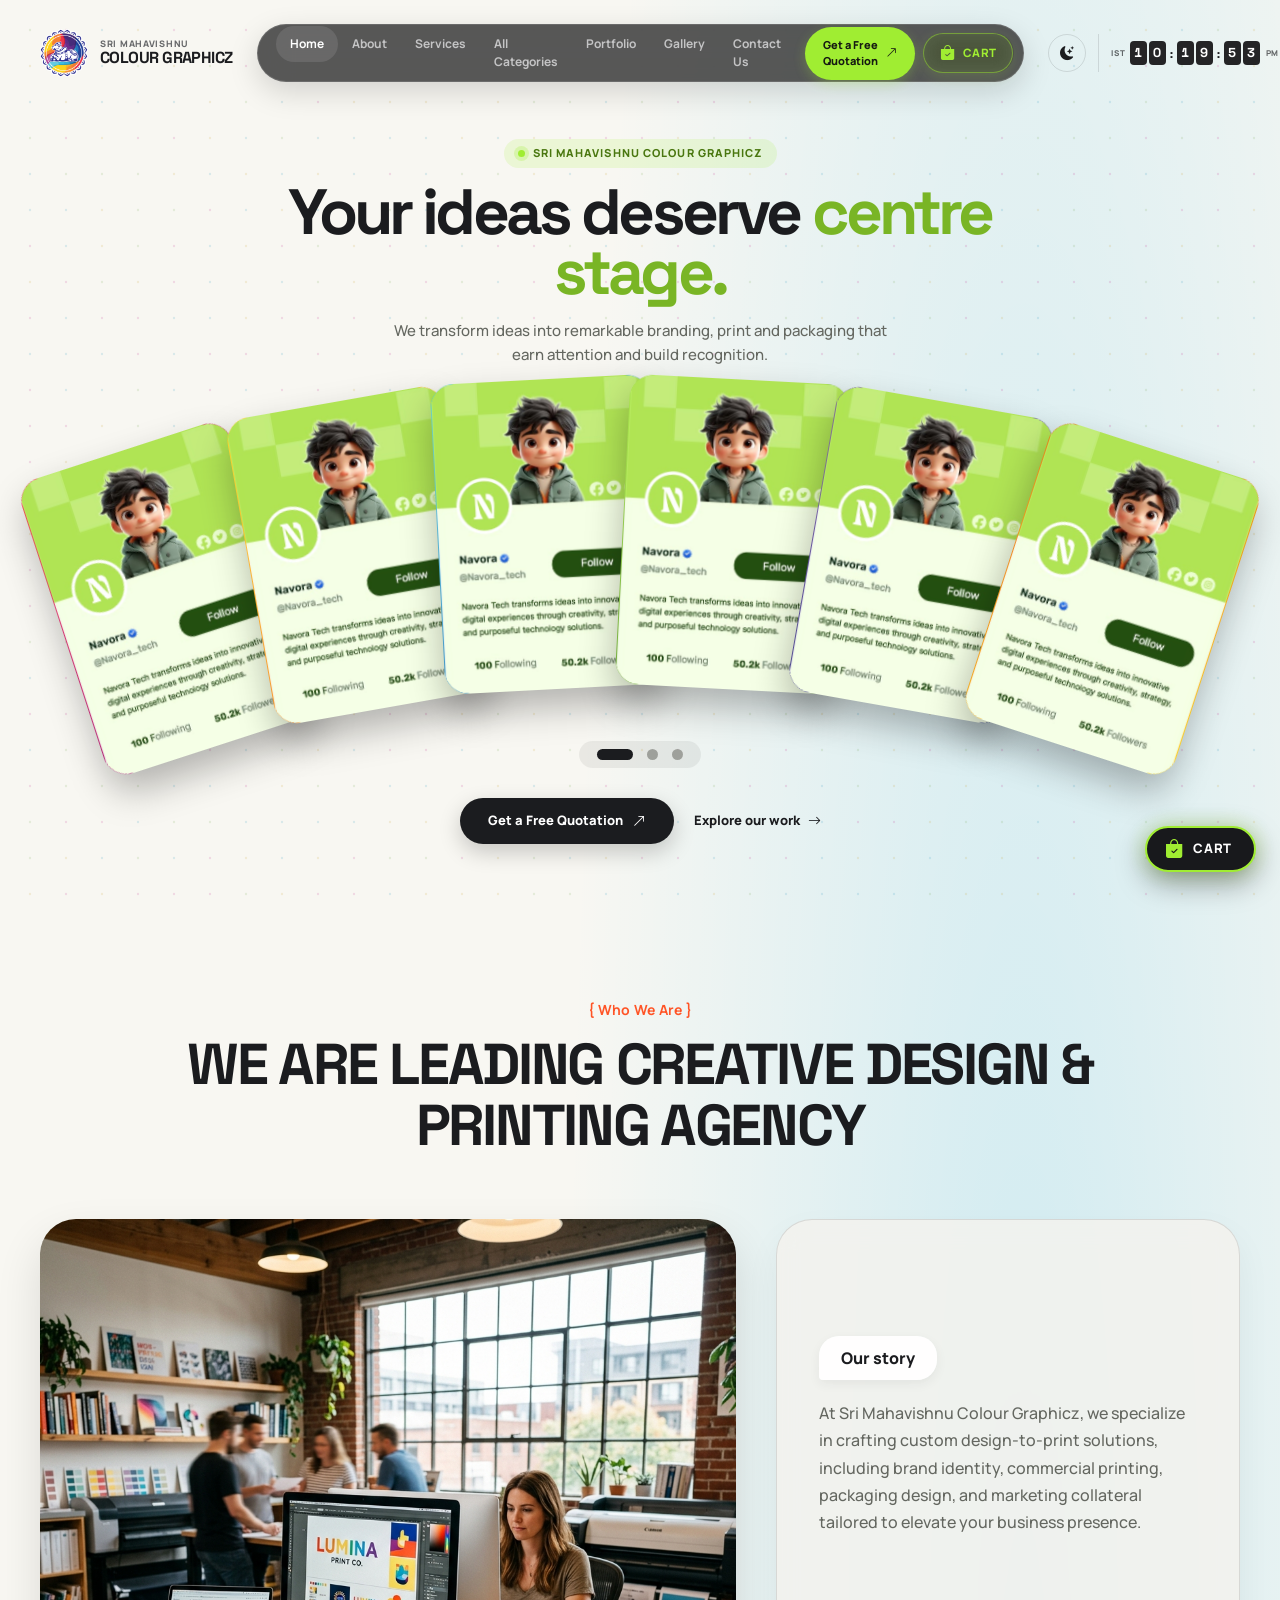
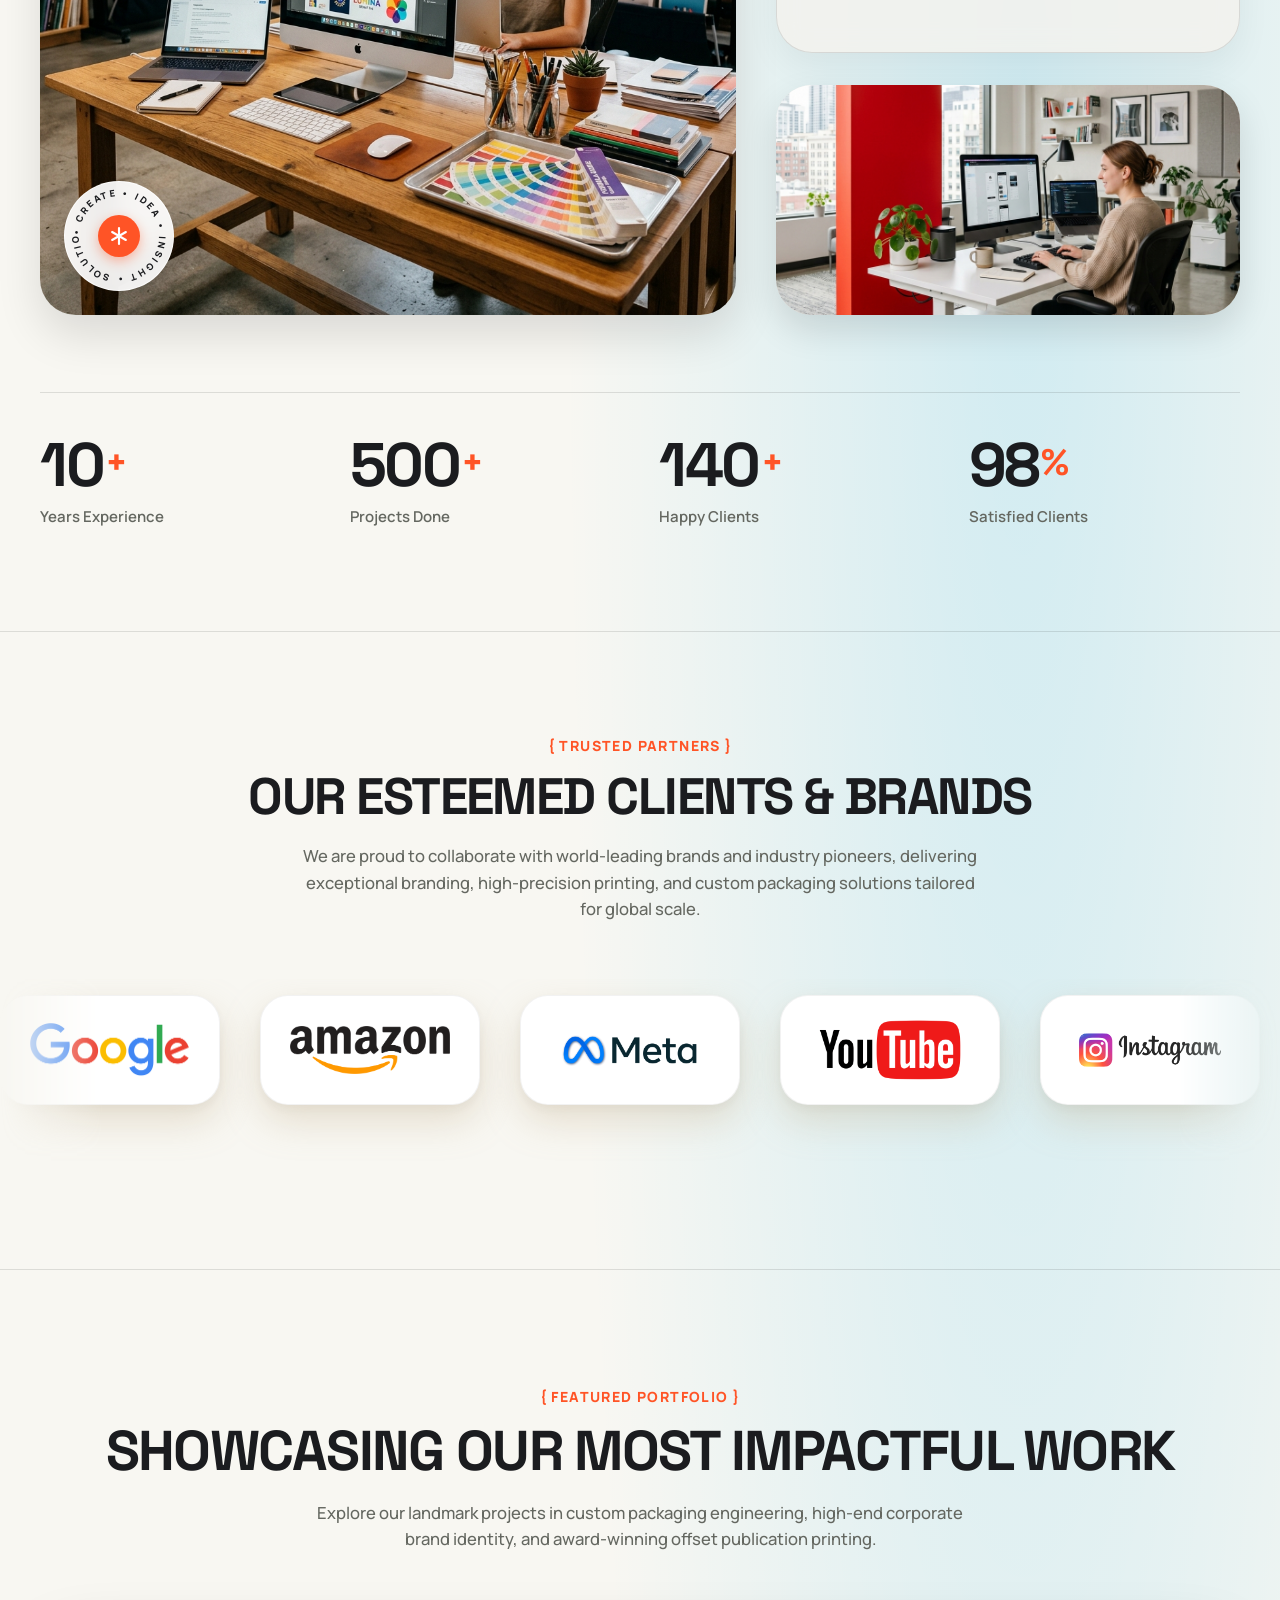
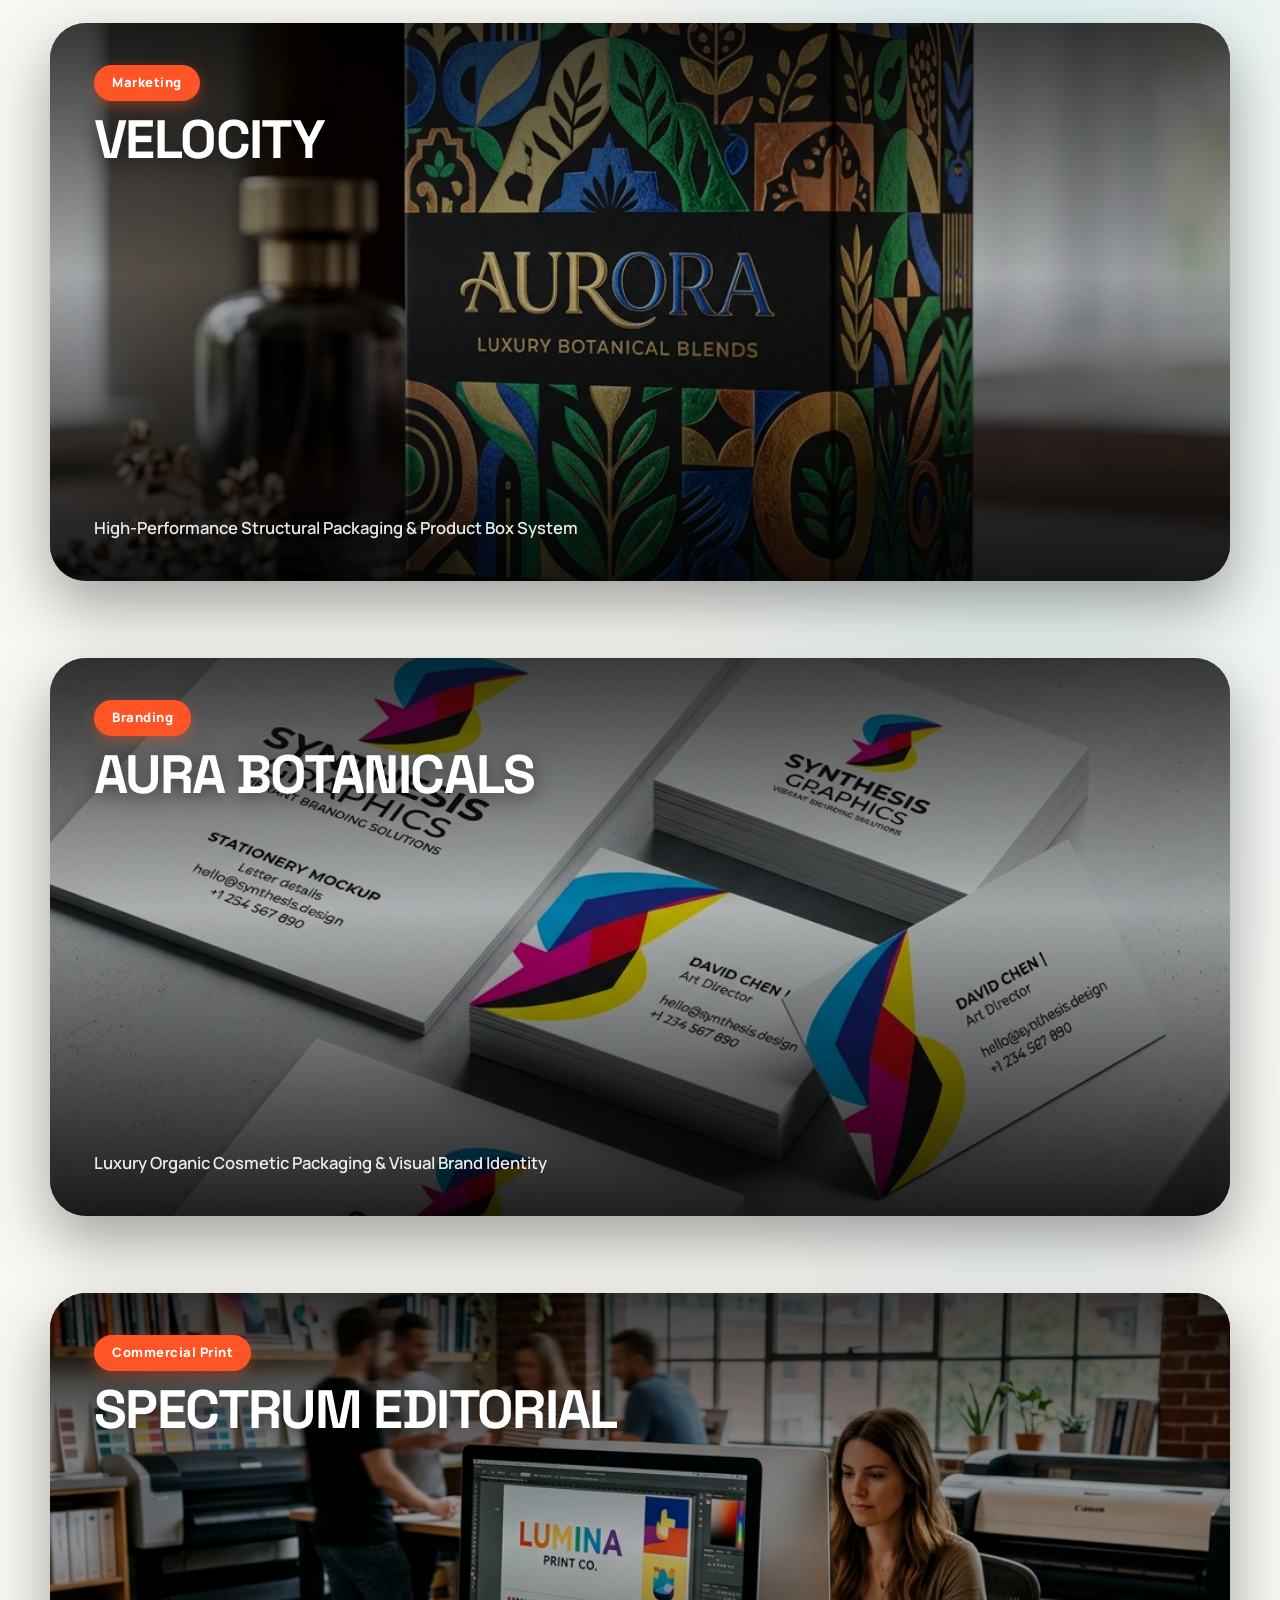
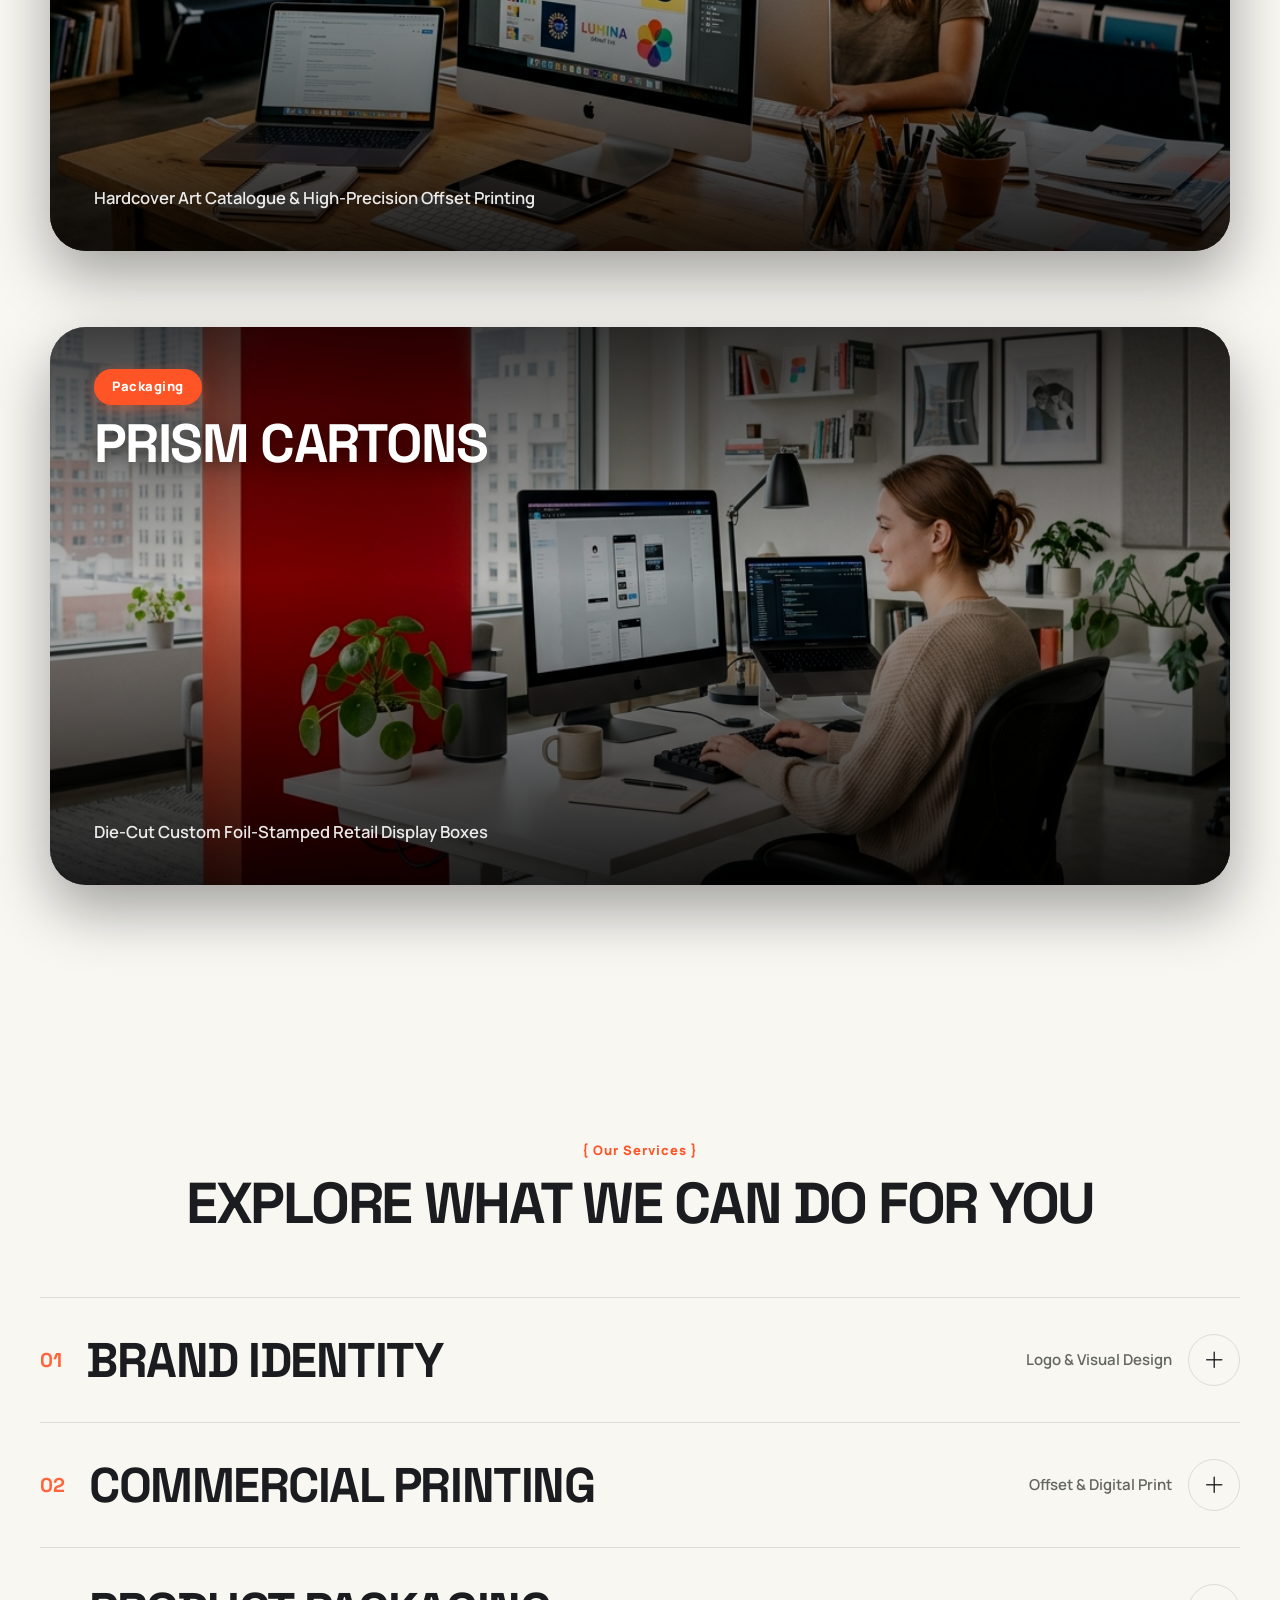
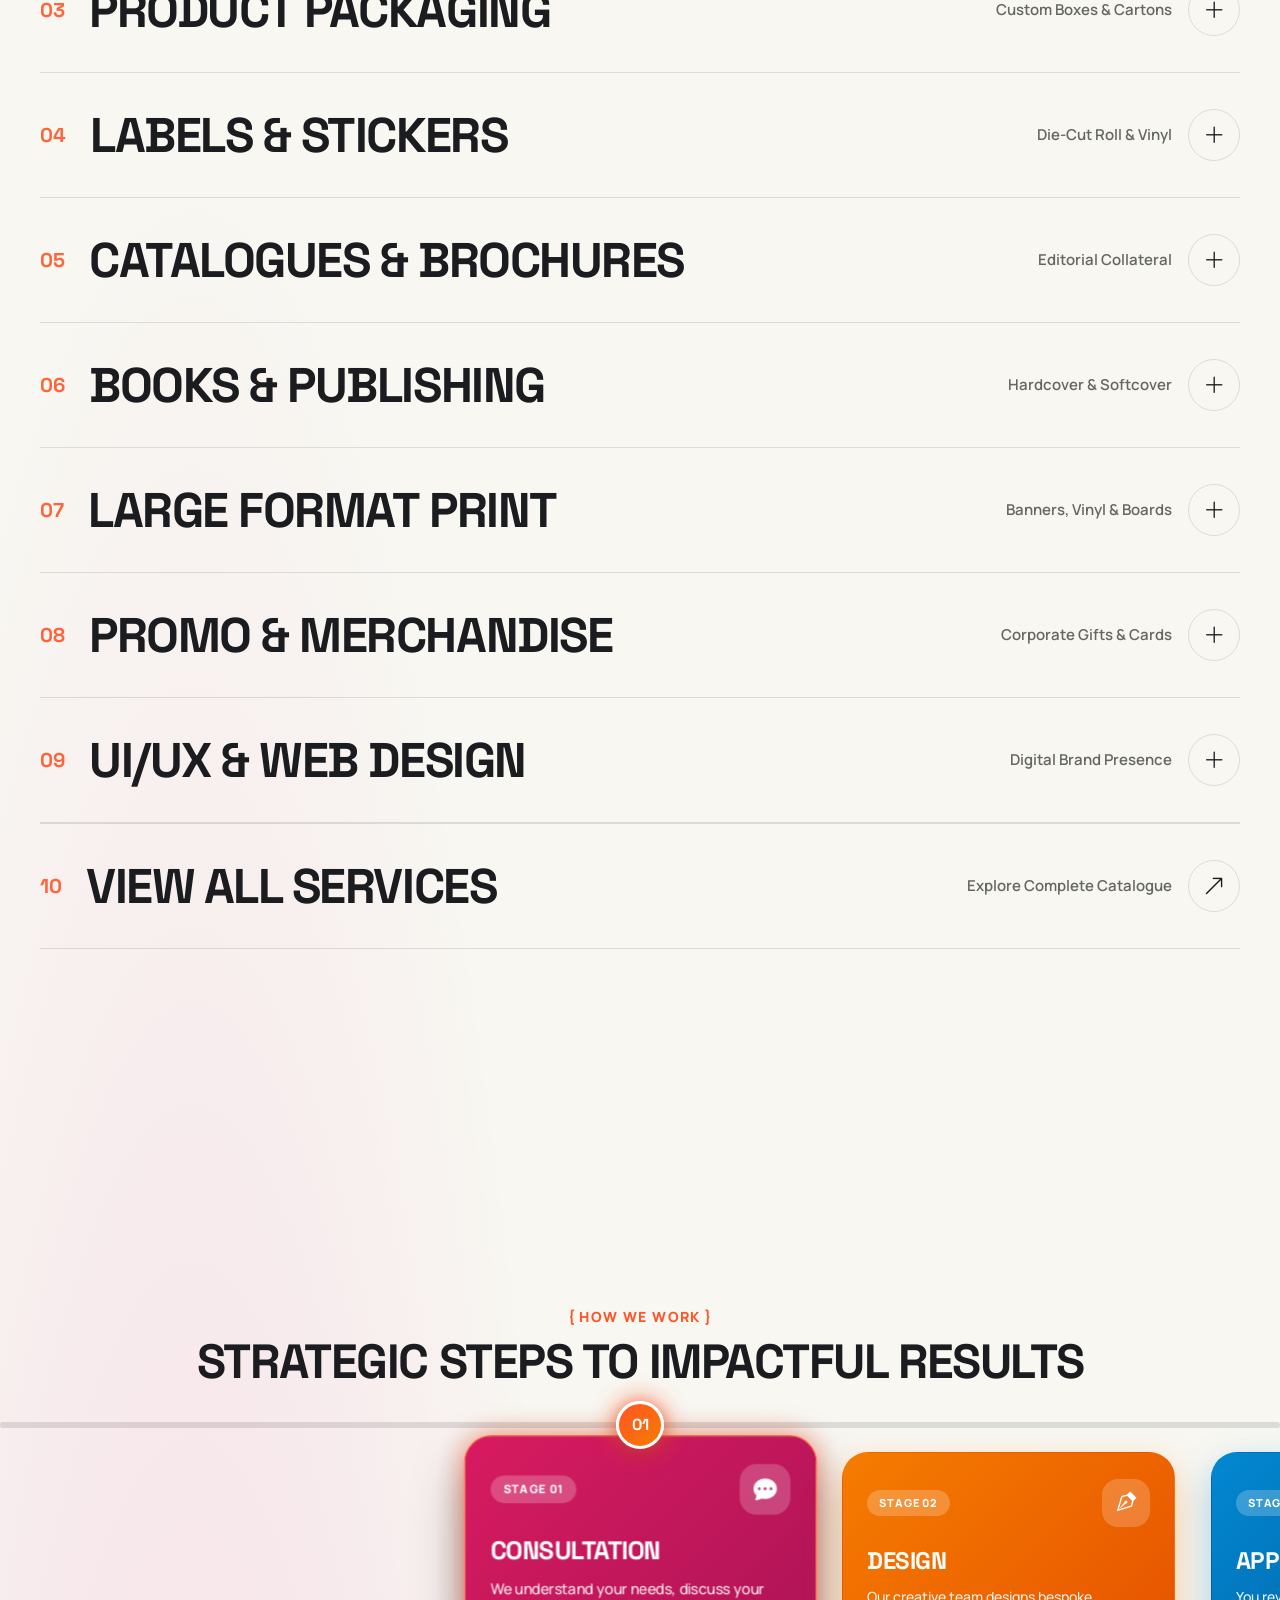
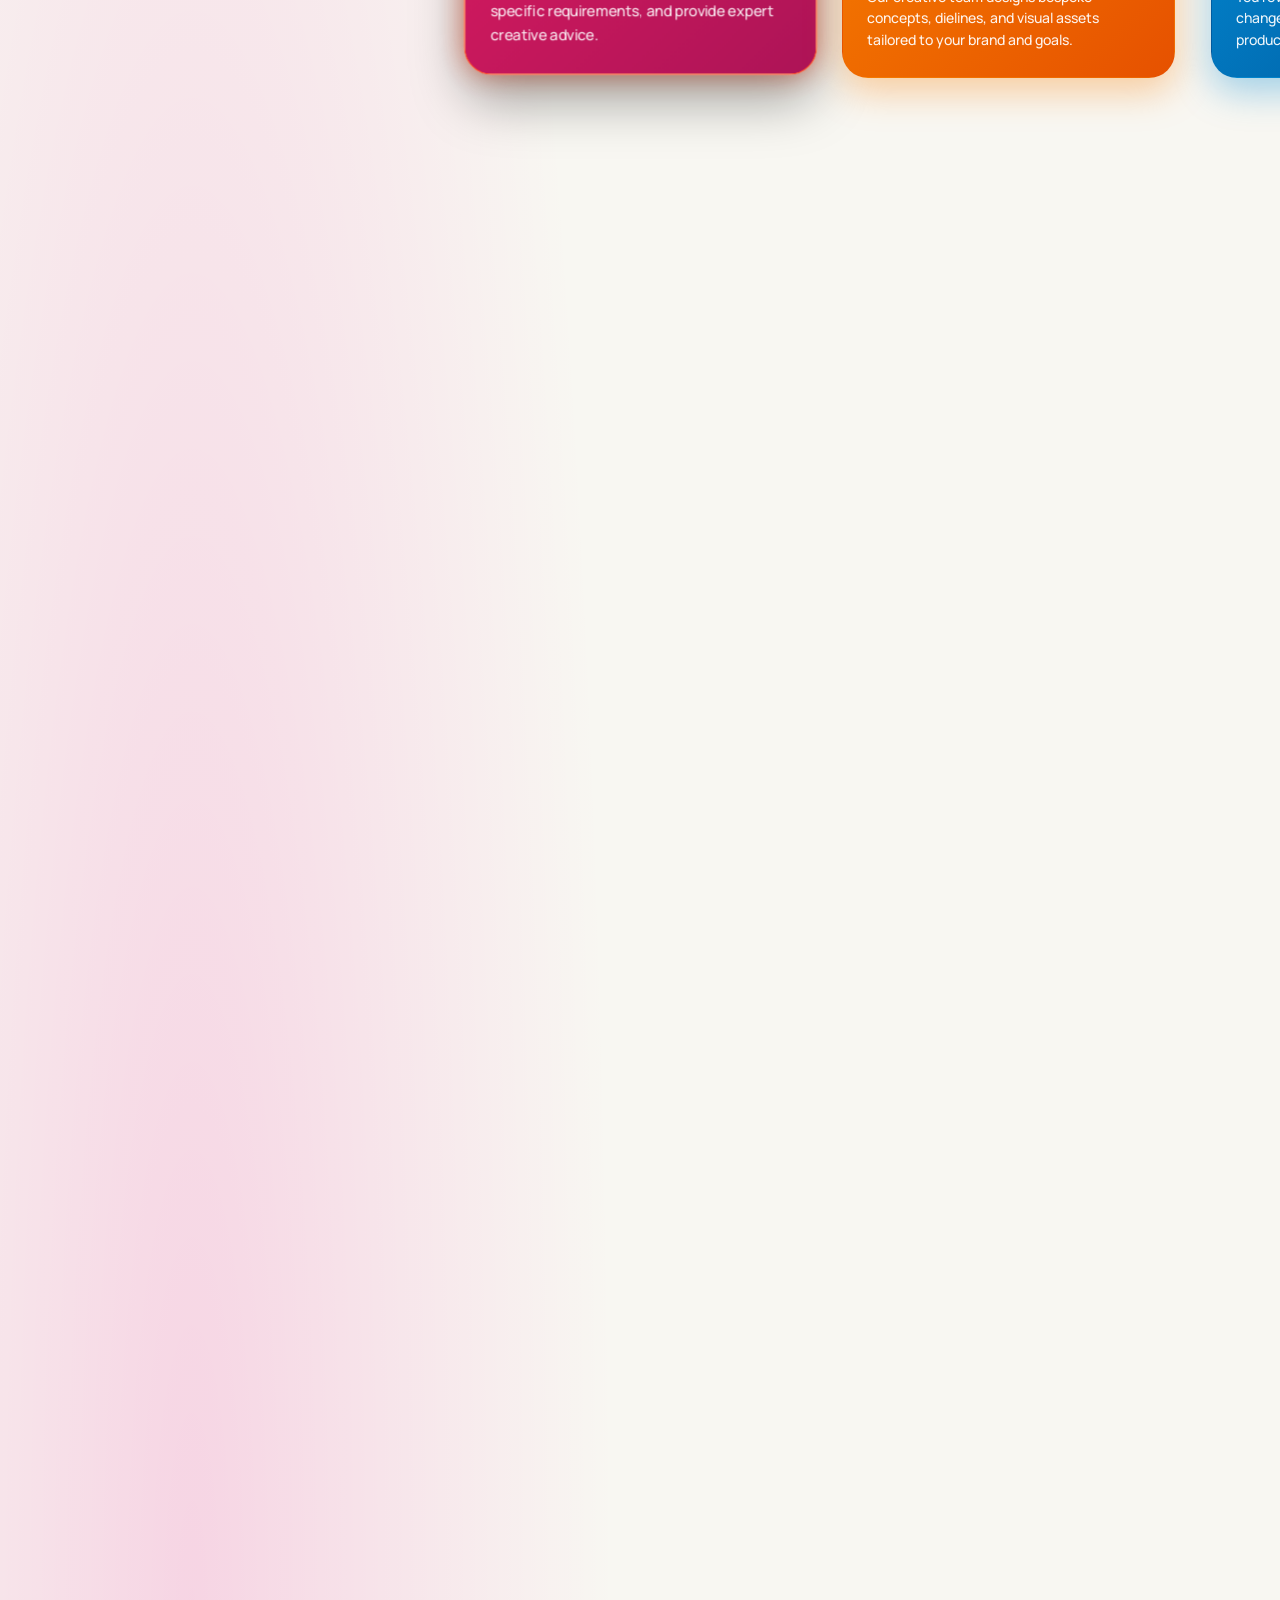
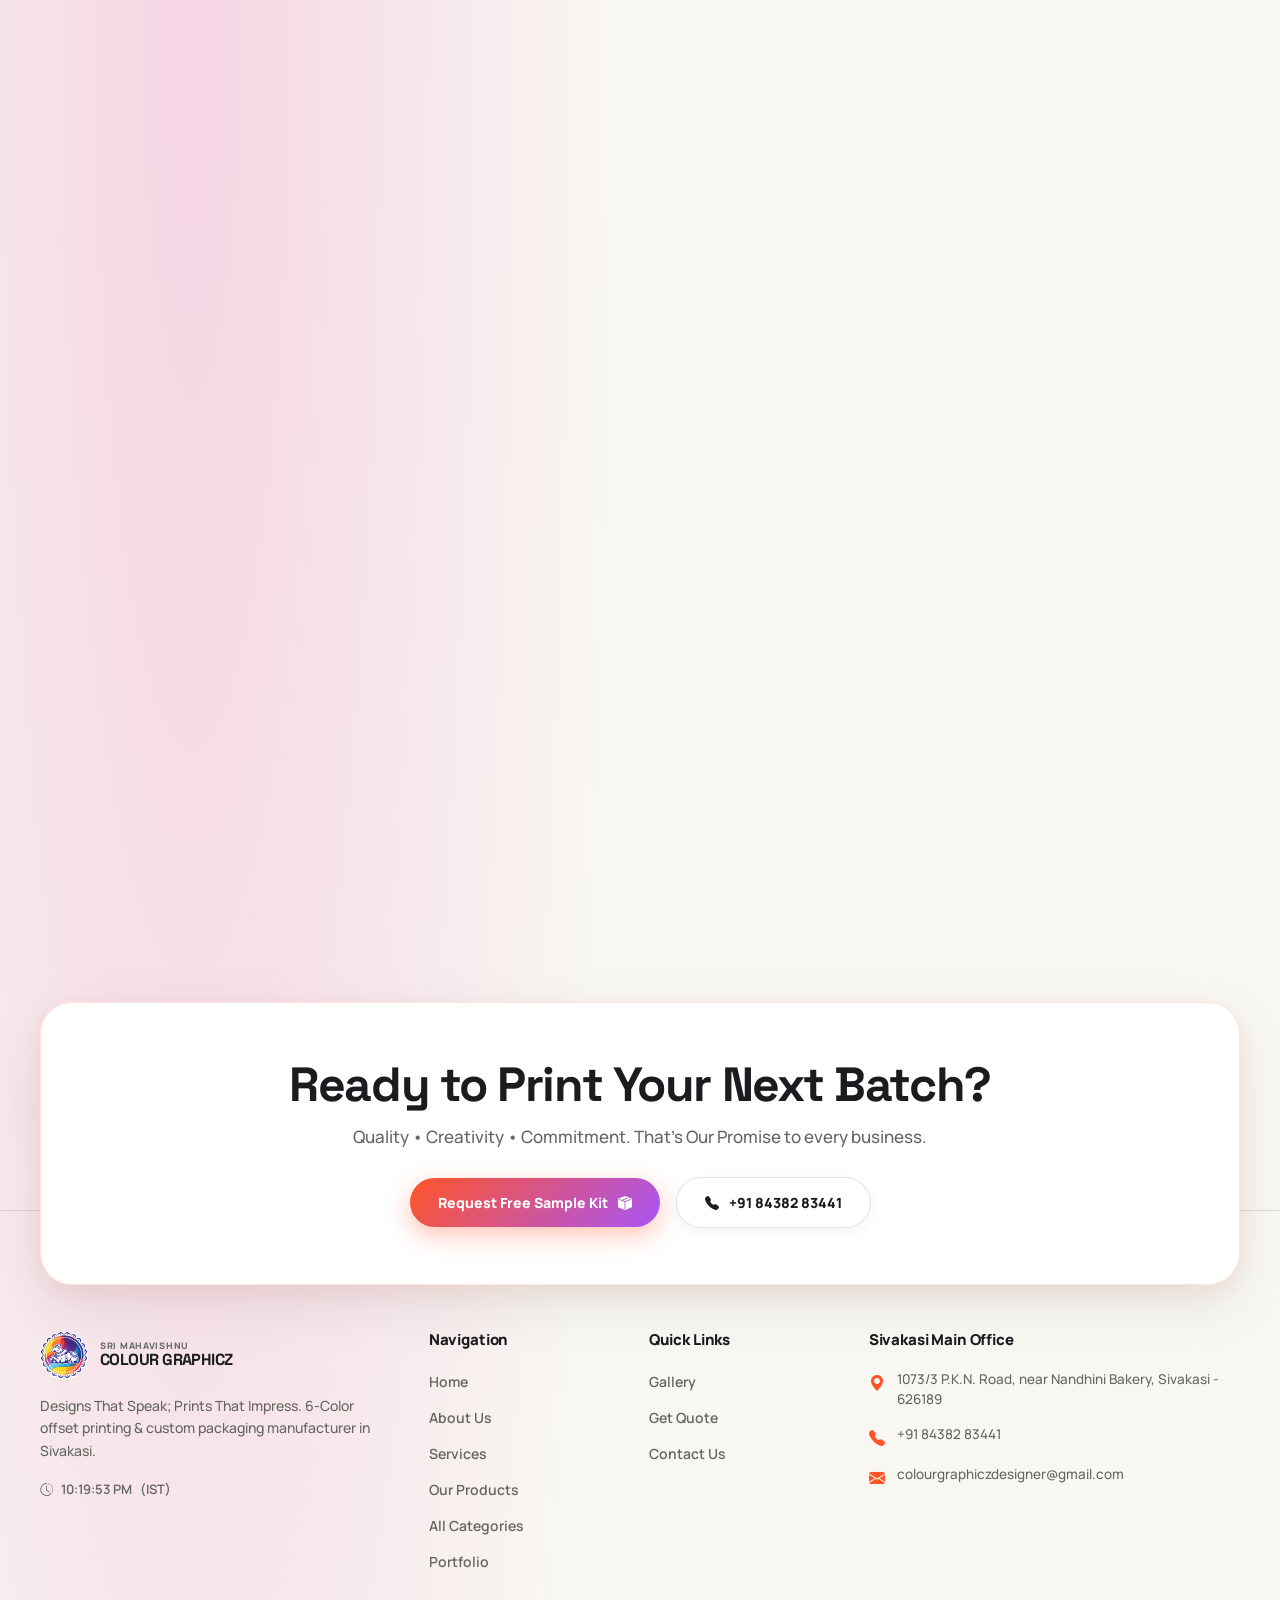
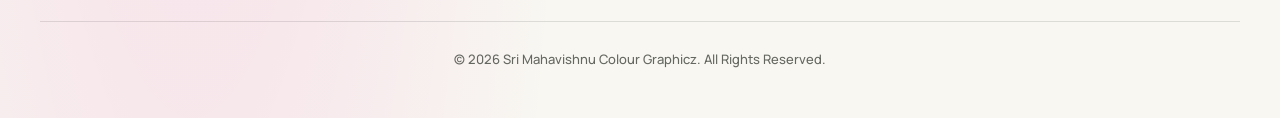
<file: index.html>
<!doctype html>
<html lang="en">

<head>
  <meta charset="utf-8">
  <meta name="viewport" content="width=device-width, initial-scale=1">
  <meta name="description" content="Sri Mahavishnu Colour Graphicz - Premium Branding, Print & Packaging Solutions">
  <title>Sri Mahavishnu Colour Graphicz</title>

  <!-- Google Fonts -->
  <link rel="preconnect" href="https://fonts.googleapis.com">
  <link rel="preconnect" href="https://fonts.gstatic.com" crossorigin>
  <link
    href="https://fonts.googleapis.com/css2?family=Manrope:wght@400;500;600;700;800&family=Space+Grotesk:wght@500;600;700&display=swap"
    rel="stylesheet">

  <!-- Bootstrap 5 CSS & Icons -->
  <link href="https://cdn.jsdelivr.net/npm/bootstrap@5.3.3/dist/css/bootstrap.min.css" rel="stylesheet"
    integrity="sha384-QWTKZyjpPEjISv5WaRU9OFeRpok6YctnYmDr5pNlyT2bRjXh0JMhjY6hW+ALEwIH" crossorigin="anonymous">
  <link href="https://cdn.jsdelivr.net/npm/bootstrap-icons@1.11.3/font/bootstrap-icons.min.css" rel="stylesheet">
  <link rel="stylesheet" href="css/main.css">
  <link rel="stylesheet" href="css/responsive.css">
</head>

<body>
  <!-- Global Interactive Dot-Grid Canvas Background (Covers entire Body / all sections) -->
  <canvas id="globalDotGridCanvas"></canvas>

  <!-- Site Navigation Header -->
  <header class="site-header" id="top">
    <div class="site-container header-row">
      <a class="brand" href="index.html" aria-label="Sri Mahavishnu Colour Graphicz home">
        <span class="brand-mark">
          <img src="assets/images/logo/colour-graphicz.png" alt="Sri Mahavishnu Colour Graphicz logo">
        </span>
        <span class="brand-copy">
          <span>Sri Mahavishnu</span>
          <strong>Colour Graphicz</strong>
        </span>
      </a>

      <div class="navbar-capsule navbar navbar-expand-lg" aria-label="Primary navigation">
        <div class="collapse navbar-collapse" id="siteNavigation">
          <ul class="navbar-nav nav-links mx-auto">
            <li class="nav-item"><a class="nav-link active" aria-current="page" href="index.html">Home</a></li>
            <li class="nav-item"><a class="nav-link" href="pages/about.html">About</a></li>
            <li class="nav-item"><a class="nav-link" href="pages/services.html">Services</a></li>
            <li class="nav-item"><a class="nav-link" href="pages/all-categories.html">All Categories</a></li>
            <li class="nav-item"><a class="nav-link" href="pages/portfolio.html">Portfolio</a></li>
            <li class="nav-item"><a class="nav-link" href="pages/gallery.html">Gallery</a></li>
            <li class="nav-item"><a class="nav-link" href="pages/contact.html">Contact Us</a></li>
          </ul>
          <div class="d-flex align-items-center gap-2">
            <a class="quote-button" href="pages/quotation.html">Get a Free Quotation <i class="bi bi-arrow-up-right"></i></a>
            <button type="button" class="nav-cart-btn" data-bs-toggle="offcanvas" data-bs-target="#smcgCartOffcanvas" aria-label="View Cart">
              <i class="bi bi-bag-check-fill"></i>
              <span>Cart</span>
              <span class="nav-cart-badge" id="navCartBadge">0</span>
            </button>
          </div>
        </div>
      </div>

      <div class="utility-tray header-actions" aria-label="Controls">
        <button class="mobile-menu-btn nav-toggle" type="button" data-bs-toggle="collapse"
          data-bs-target="#siteNavigation" aria-controls="siteNavigation" aria-expanded="false"
          aria-label="Toggle navigation">
          <i class="bi bi-list"></i>
          <span class="menu-text">Menu</span>
        </button>

        <button class="theme-toggle" type="button" id="themeToggleBtn" aria-label="Toggle dark mode"
          title="Toggle dark mode">
          <i class="bi bi-moon-stars-fill"></i>
        </button>

        <!-- Mobile Header Quick Cart Button -->
        <button type="button" class="mobile-header-cart-btn nav-cart-btn d-lg-none" data-bs-toggle="offcanvas"
          data-bs-target="#smcgCartOffcanvas" aria-label="View Cart" title="View Cart">
          <i class="bi bi-bag-check-fill"></i>
          <span class="d-none d-sm-inline">Cart</span>
          <span class="nav-cart-badge">0</span>
        </button>

        <div class="flip-clock" aria-label="Current India time">
          <span class="clock-zone">IST</span>
          <div class="clock-digits" id="indiaClock" data-value="095514">
            <span class="clock-digit">0</span><span class="clock-digit">9</span>
            <span class="clock-separator">:</span>
            <span class="clock-digit">5</span><span class="clock-digit">5</span>
            <span class="clock-separator">:</span>
            <span class="clock-digit">1</span><span class="clock-digit">4</span>
          </div>
          <span class="clock-meridiem" id="clockMeridiem">AM</span>
        </div>
      </div>
    </div>
  </header>

  <main>
    <!-- Hero Section with Dual Radial Gradients & Interactive Card Deck -->
    <section class="hero-deck" id="heroDeckSection">
      <div class="site-container">
        <div class="hero-deck-intro">
          <div class="hero-kicker">
            <span></span> Sri Mahavishnu Colour Graphicz
          </div>
          <h1>Your ideas deserve <em>centre stage.</em></h1>
          <p class="hero-subtitle">We transform ideas into remarkable branding, print and packaging that earn attention
            and build recognition.</p>
        </div>

        <!-- Big Card Deck Viewport -->
        <div class="deck-viewport">
          <div class="deck-stage is-intro-sliding" id="deckStage" aria-label="Interactive portfolio cards deck">
            <!-- 6 Dynamic Big Cards rendered via JavaScript -->
          </div>
        </div>

        <!-- 3 Clickable Dots Footer -->
        <div class="deck-footer">
          <div class="deck-dots" role="tablist" aria-label="Card Section Controls">
            <button class="deck-dot is-active" type="button" data-index="0" role="tab" aria-selected="true"
              aria-label="Section 1"></button>
            <button class="deck-dot" type="button" data-index="1" role="tab" aria-selected="false"
              aria-label="Section 2"></button>
            <button class="deck-dot" type="button" data-index="2" role="tab" aria-selected="false"
              aria-label="Section 3"></button>
          </div>

          <div class="hero-actions">
            <a class="btn-hero-primary" href="#quote">Get a Free Quotation <i class="bi bi-arrow-up-right"></i></a>
            <a class="btn-hero-secondary" href="#portfolio">Explore our work <i class="bi bi-arrow-right"></i></a>
          </div>
        </div>
      </div>
    </section>

    <!-- Next Section: Who We Are (About Agency Section) -->
    <section class="who-we-are-section" id="about">
      <div class="site-container">
        <div class="who-header-top">
          <div class="who-kicker-tag">{ Who We Are }</div>
          <h2 class="who-header-title">WE ARE LEADING CREATIVE DESIGN & PRINTING AGENCY</h2>
        </div>

        <div class="who-grid">
          <!-- Left Main Featured Image Card -->
          <div class="who-main-card">
            <img src="assets/images/agency_main.png" alt="Sri Mahavishnu Colour Graphicz Studio & Creative Workspace">

            <!-- Rotating Badge in Bottom Left -->
            <div class="who-badge-rotating" aria-hidden="true">
              <svg class="text-spin" viewBox="0 0 100 100">
                <path id="circlePath" d="M 50, 50 m -37, 0 a 37,37 0 1,1 74,0 a 37,37 0 1,1 -74,0" fill="none" />
                <text font-size="8.5" font-weight="800" fill="currentColor" letter-spacing="2">
                  <textPath href="#circlePath">• CREATE • IDEA • INSIGHT • SOLUTION</textPath>
                </text>
              </svg>
              <div class="who-badge-icon">
                <i class="bi bi-asterisk"></i>
              </div>
            </div>
          </div>

          <!-- Right Column Stack -->
          <div class="who-right-stack">
            <!-- Top Story Card -->
            <div class="who-story-card">
              <div class="who-story-header-box">Our story</div>
              <p class="who-story-text">
                At Sri Mahavishnu Colour Graphicz, we specialize in crafting custom design-to-print solutions, including
                brand identity, commercial printing, packaging design, and marketing collateral tailored to elevate your
                business presence.
              </p>
            </div>

            <!-- Bottom Secondary Image Card -->
            <div class="who-sec-card">
              <img src="assets/images/agency_desk.png" alt="Creative Workstation Setup">
            </div>
          </div>
        </div>

        <!-- Bottom Statistics Row -->
        <div class="who-stats-row">
          <div class="who-stat-item">
            <div class="who-stat-val">10<sup>+</sup></div>
            <div class="who-stat-lbl">Years Experience</div>
          </div>
          <div class="who-stat-item">
            <div class="who-stat-val">500<sup>+</sup></div>
            <div class="who-stat-lbl">Projects Done</div>
          </div>
          <div class="who-stat-item">
            <div class="who-stat-val">140<sup>+</sup></div>
            <div class="who-stat-lbl">Happy Clients</div>
          </div>
          <div class="who-stat-item">
            <div class="who-stat-val">98<sup>%</sup></div>
            <div class="who-stat-lbl">Satisfied Clients</div>
          </div>
        </div>
    </section>

    <!-- Next Section: Our Esteemed Clients (Auto-Scrolling Marquee with 160x80 Logos) -->
    <section class="clients-marquee-section" id="clients">
      <div class="site-container">
        <div class="clients-header">
          <div class="clients-kicker">{ Trusted Partners }</div>
          <h2 class="clients-title">OUR ESTEEMED CLIENTS & BRANDS</h2>
          <p class="clients-desc">
            We are proud to collaborate with world-leading brands and industry pioneers, delivering exceptional
            branding, high-precision printing, and custom packaging solutions tailored for global scale.
          </p>
        </div>
      </div>

      <div class="marquee-wrapper">
        <div class="marquee-track">
          <!-- Set 1: 11 Client Logos from assets/images/Clients LOGO -->
          <div class="client-logo-card"><img src="assets/images/Clients LOGO/GoogleLogoSept12015.png" alt="Google Logo"
              class="client-logo-img"></div>
          <div class="client-logo-card"><img src="assets/images/Clients LOGO/Amazon_logo.svg.webp" alt="Amazon Logo"
              class="client-logo-img"></div>
          <div class="client-logo-card"><img src="assets/images/Clients LOGO/Meta-Logo.png" alt="Meta Logo"
              class="client-logo-img"></div>
          <div class="client-logo-card"><img src="assets/images/Clients LOGO/YouTube-Logo-2015.png" alt="YouTube Logo"
              class="client-logo-img"></div>
          <div class="client-logo-card"><img src="assets/images/Clients LOGO/Instagram emblema.png" alt="Instagram Logo"
              class="client-logo-img"></div>
          <div class="client-logo-card"><img src="assets/images/Clients LOGO/Zomato-Logo.png" alt="Zomato Logo"
              class="client-logo-img"></div>
          <div class="client-logo-card"><img src="assets/images/Clients LOGO/Flipkart-Logo.png" alt="Flipkart Logo"
              class="client-logo-img"></div>
          <div class="client-logo-card"><img src="assets/images/Clients LOGO/Dominos-logo.png" alt="Dominos Logo"
              class="client-logo-img"></div>
          <div class="client-logo-card"><img src="assets/images/Clients LOGO/kfc_PNG53.png" alt="KFC Logo"
              class="client-logo-img"></div>
          <div class="client-logo-card"><img src="assets/images/Clients LOGO/29404-4-colours-image.png"
              alt="4 Colours Graphic Logo" class="client-logo-img"></div>
          <div class="client-logo-card"><img src="assets/images/Clients LOGO/pngwing.com (2).png" alt="Yahoo Logo"
              class="client-logo-img"></div>
        </div>

        <div class="marquee-track" aria-hidden="true">
          <!-- Set 2: Duplicate for Seamless Infinite Auto Loop Animation -->
          <div class="client-logo-card"><img src="assets/images/Clients LOGO/GoogleLogoSept12015.png" alt="Google Logo"
              class="client-logo-img"></div>
          <div class="client-logo-card"><img src="assets/images/Clients LOGO/Amazon_logo.svg.webp" alt="Amazon Logo"
              class="client-logo-img"></div>
          <div class="client-logo-card"><img src="assets/images/Clients LOGO/Meta-Logo.png" alt="Meta Logo"
              class="client-logo-img"></div>
          <div class="client-logo-card"><img src="assets/images/Clients LOGO/YouTube-Logo-2015.png" alt="YouTube Logo"
              class="client-logo-img"></div>
          <div class="client-logo-card"><img src="assets/images/Clients LOGO/Instagram emblema.png" alt="Instagram Logo"
              class="client-logo-img"></div>
          <div class="client-logo-card"><img src="assets/images/Clients LOGO/Zomato-Logo.png" alt="Zomato Logo"
              class="client-logo-img"></div>
          <div class="client-logo-card"><img src="assets/images/Clients LOGO/Flipkart-Logo.png" alt="Flipkart Logo"
              class="client-logo-img"></div>
          <div class="client-logo-card"><img src="assets/images/Clients LOGO/Dominos-logo.png" alt="Dominos Logo"
              class="client-logo-img"></div>
          <div class="client-logo-card"><img src="assets/images/Clients LOGO/kfc_PNG53.png" alt="KFC Logo"
              class="client-logo-img"></div>
          <div class="client-logo-card"><img src="assets/images/Clients LOGO/29404-4-colours-image.png"
              alt="4 Colours Graphic Logo" class="client-logo-img"></div>
          <div class="client-logo-card"><img src="assets/images/Clients LOGO/pngwing.com (2).png" alt="Yahoo Logo"
              class="client-logo-img"></div>
        </div>
      </div>
    </section>

    <!-- Next Section: Showcasing Our Most Impactful Work (Scroll-Stack Animation & Custom View Cursor) -->
    <section class="scroll-stack-section" id="impactfulWorkSection">
      <div class="site-container">
        <div class="scroll-stack-header">
          <div class="scroll-stack-kicker">{ Featured Portfolio }</div>
          <h2 class="scroll-stack-title">SHOWCASING OUR MOST IMPACTFUL WORK</h2>
          <p class="scroll-stack-desc">
            Explore our landmark projects in custom packaging engineering, high-end corporate brand identity, and
            award-winning offset publication printing.
          </p>
        </div>

        <div class="scroll-stack-container" id="scrollStackContainer">
          <!-- Floating View Follower Cursor for Active Card -->
          <div class="card-view-follower" id="cardViewFollower">
            <span>View</span>
            <i class="bi bi-eye"></i>
          </div>

          <!-- Card 1: Marketing / VELOCITY -->
          <div class="stack-card">
            <img src="assets/images/services/packaging.png" alt="Velocity Packaging Design" class="stack-card-bg">
            <div class="stack-card-overlay"></div>
            <div class="stack-card-header">
              <span class="stack-card-tag">Marketing</span>
              <h3 class="stack-card-name">VELOCITY</h3>
            </div>
            <div class="stack-card-bottom">
              <p class="stack-card-sub">High-Performance Structural Packaging & Product Box System</p>
            </div>
          </div>

          <!-- Card 2: Branding / AURA BOTANICALS -->
          <div class="stack-card">
            <img src="assets/images/services/branding.png" alt="Aura Botanicals Luxury Cosmetics" class="stack-card-bg">
            <div class="stack-card-overlay"></div>
            <div class="stack-card-header">
              <span class="stack-card-tag">Branding</span>
              <h3 class="stack-card-name">AURA BOTANICALS</h3>
            </div>
            <div class="stack-card-bottom">
              <p class="stack-card-sub">Luxury Organic Cosmetic Packaging & Visual Brand Identity</p>
            </div>
          </div>

          <!-- Card 3: Commercial Print / SPECTRUM EDITORIAL -->
          <div class="stack-card">
            <img src="assets/images/agency_main.png" alt="Spectrum Editorial Hardcover Catalogue" class="stack-card-bg">
            <div class="stack-card-overlay"></div>
            <div class="stack-card-header">
              <span class="stack-card-tag">Commercial Print</span>
              <h3 class="stack-card-name">SPECTRUM EDITORIAL</h3>
            </div>
            <div class="stack-card-bottom">
              <p class="stack-card-sub">Hardcover Art Catalogue & High-Precision Offset Printing</p>
            </div>
          </div>

          <!-- Card 4: Packaging / PRISM CARTONS -->
          <div class="stack-card">
            <img src="assets/images/agency_desk.png" alt="Prism Cartons Retail Boxes" class="stack-card-bg">
            <div class="stack-card-overlay"></div>
            <div class="stack-card-header">
              <span class="stack-card-tag">Packaging</span>
              <h3 class="stack-card-name">PRISM CARTONS</h3>
            </div>
            <div class="stack-card-bottom">
              <p class="stack-card-sub">Die-Cut Custom Foil-Stamped Retail Display Boxes</p>
            </div>
          </div>
        </div>
      </div>
    </section>
    <section class="services-interactive-section" id="services">
      <!-- Floating Cursor Follower Image -->
      <div class="service-mouse-preview" id="serviceMousePreview">
        <img src="assets/images/hero cards/UI- Card.png" alt="Service Preview" id="servicePreviewImg">
      </div>

      <div class="site-container">
        <div class="services-header-top">
          <div class="services-kicker">{ Our Services }</div>
          <h2 class="services-main-title">EXPLORE WHAT WE CAN DO FOR YOU</h2>
        </div>

        <div class="services-list" id="servicesList">
          <div class="service-row" data-image="assets/images/services/branding.png">
            <div class="service-left">
              <span class="service-num">01</span>
              <h3 class="service-name">BRAND IDENTITY</h3>
              <span class="service-sub">Logo & Visual Design</span>
            </div>
            <div class="service-btn-plus"><i class="bi bi-plus-lg"></i></div>
          </div>

          <div class="service-row" data-image="assets/images/agency_main.png">
            <div class="service-left">
              <span class="service-num">02</span>
              <h3 class="service-name">COMMERCIAL PRINTING</h3>
              <span class="service-sub">Offset & Digital Print</span>
            </div>
            <div class="service-btn-plus"><i class="bi bi-plus-lg"></i></div>
          </div>

          <div class="service-row" data-image="assets/images/services/packaging.png">
            <div class="service-left">
              <span class="service-num">03</span>
              <h3 class="service-name">PRODUCT PACKAGING</h3>
              <span class="service-sub">Custom Boxes & Cartons</span>
            </div>
            <div class="service-btn-plus"><i class="bi bi-plus-lg"></i></div>
          </div>

          <div class="service-row" data-image="assets/images/hero cards/UI- Card.png">
            <div class="service-left">
              <span class="service-num">04</span>
              <h3 class="service-name">LABELS & STICKERS</h3>
              <span class="service-sub">Die-Cut Roll & Vinyl</span>
            </div>
            <div class="service-btn-plus"><i class="bi bi-plus-lg"></i></div>
          </div>

          <div class="service-row" data-image="assets/images/agency_desk.png">
            <div class="service-left">
              <span class="service-num">05</span>
              <h3 class="service-name">CATALOGUES & BROCHURES</h3>
              <span class="service-sub">Editorial Collateral</span>
            </div>
            <div class="service-btn-plus"><i class="bi bi-plus-lg"></i></div>
          </div>

          <div class="service-row" data-image="assets/images/services/branding.png">
            <div class="service-left">
              <span class="service-num">06</span>
              <h3 class="service-name">BOOKS & PUBLISHING</h3>
              <span class="service-sub">Hardcover & Softcover</span>
            </div>
            <div class="service-btn-plus"><i class="bi bi-plus-lg"></i></div>
          </div>

          <div class="service-row" data-image="assets/images/agency_main.png">
            <div class="service-left">
              <span class="service-num">07</span>
              <h3 class="service-name">LARGE FORMAT PRINT</h3>
              <span class="service-sub">Banners, Vinyl & Boards</span>
            </div>
            <div class="service-btn-plus"><i class="bi bi-plus-lg"></i></div>
          </div>

          <div class="service-row" data-image="assets/images/services/packaging.png">
            <div class="service-left">
              <span class="service-num">08</span>
              <h3 class="service-name">PROMO & MERCHANDISE</h3>
              <span class="service-sub">Corporate Gifts & Cards</span>
            </div>
            <div class="service-btn-plus"><i class="bi bi-plus-lg"></i></div>
          </div>

          <div class="service-row" data-image="assets/images/hero cards/UI- Card.png">
            <div class="service-left">
              <span class="service-num">09</span>
              <h3 class="service-name">UI/UX & WEB DESIGN</h3>
              <span class="service-sub">Digital Brand Presence</span>
            </div>
            <div class="service-btn-plus"><i class="bi bi-plus-lg"></i></div>
          </div>

          <!-- View All Services Row -->
          <a href="#services-all" class="service-row service-view-more-row" data-image="assets/images/agency_main.png">
            <div class="service-left">
              <span class="service-num">10</span>
              <h3 class="service-name">VIEW ALL SERVICES</h3>
              <span class="service-sub">Explore Complete Catalogue</span>
            </div>
            <div class="service-btn-plus"><i class="bi bi-arrow-up-right"></i></div>
          </a>
        </div>
      </div>
    </section>

    <!-- Next Section: How We Work (7-Stage Redesigned Horizontal Process Cards) -->
    <section class="horizontal-process-section" id="howWeWorkSection">
      <div class="process-sticky-wrapper">
        <div class="process-header-box">
          <div class="process-kicker">{ How We Work }</div>
          <h2 class="process-title">STRATEGIC STEPS TO IMPACTFUL RESULTS</h2>
        </div>

        <div class="process-track-viewport">
          <!-- High-Visibility Connecting Progress Line with Single Center Point Badge -->
          <div class="process-connecting-line">
            <div class="process-line-fill" id="processLineProgress"></div>
            <div class="process-center-stage-badge" id="processCenterStageBadge">
              <span id="centerStageNum">01</span>
            </div>
          </div>

          <div class="process-track" id="processHorizontalTrack">
            <!-- Stage 01: Consultation -->
            <div class="process-card">
              <div class="process-card-top">
                <span class="process-stage-badge">STAGE 01</span>
                <div class="process-card-icon"><i class="bi bi-chat-dots-fill"></i></div>
              </div>
              <div class="process-card-body">
                <h3 class="process-card-title">Consultation</h3>
                <p class="process-card-text">We understand your needs, discuss your specific requirements, and provide
                  expert creative advice.</p>
              </div>
            </div>

            <!-- Stage 02: Design -->
            <div class="process-card">
              <div class="process-card-top">
                <span class="process-stage-badge">STAGE 02</span>
                <div class="process-card-icon"><i class="bi bi-vector-pen"></i></div>
              </div>
              <div class="process-card-body">
                <h3 class="process-card-title">Design</h3>
                <p class="process-card-text">Our creative team designs bespoke concepts, dielines, and visual assets
                  tailored to your brand and goals.</p>
              </div>
            </div>

            <!-- Stage 03: Approval -->
            <div class="process-card">
              <div class="process-card-top">
                <span class="process-stage-badge">STAGE 03</span>
                <div class="process-card-icon"><i class="bi bi-file-earmark-check-fill"></i></div>
              </div>
              <div class="process-card-body">
                <h3 class="process-card-title">Approval</h3>
                <p class="process-card-text">You review the design proofs, request changes if needed, and grant final
                  production approval.</p>
              </div>
            </div>

            <!-- Stage 04: Printing -->
            <div class="process-card">
              <div class="process-card-top">
                <span class="process-stage-badge">STAGE 04</span>
                <div class="process-card-icon"><i class="bi bi-printer-fill"></i></div>
              </div>
              <div class="process-card-body">
                <h3 class="process-card-title">Printing</h3>
                <p class="process-card-text">We use high-quality offset & digital printing technology to bring your
                  design to life with vivid accuracy.</p>
              </div>
            </div>

            <!-- Stage 05: Finishing -->
            <div class="process-card">
              <div class="process-card-top">
                <span class="process-stage-badge">STAGE 05</span>
                <div class="process-card-icon"><i class="bi bi-scissors"></i></div>
              </div>
              <div class="process-card-body">
                <h3 class="process-card-title">Finishing</h3>
                <p class="process-card-text">Your prints are precision cut, die-cut, foil stamped, laminated, and
                  finished with care and precision.</p>
              </div>
            </div>

            <!-- Stage 06: Quality Check -->
            <div class="process-card">
              <div class="process-card-top">
                <span class="process-stage-badge">STAGE 06</span>
                <div class="process-card-icon"><i class="bi bi-shield-check"></i></div>
              </div>
              <div class="process-card-body">
                <h3 class="process-card-title">Quality Check</h3>
                <p class="process-card-text">We carefully inspect every detail and color run to ensure the highest
                  international quality standards.</p>
              </div>
            </div>

            <!-- Stage 07: Delivery -->
            <div class="process-card">
              <div class="process-card-top">
                <span class="process-stage-badge">STAGE 07</span>
                <div class="process-card-icon"><i class="bi bi-truck"></i></div>
              </div>
              <div class="process-card-body">
                <h3 class="process-card-title">Delivery</h3>
                <p class="process-card-text">Your order is securely packed and delivered on time, every time, directly
                  to your location.</p>
              </div>
            </div>

            <!-- Promise Card Banner -->
            <div class="process-promise-card">
              <div class="process-promise-icon"><i class="bi bi-check-circle-fill"></i></div>
              <h3 class="process-promise-title">Our Promise</h3>
              <p class="process-promise-text">Quality. Creativity. Commitment. That's Our Promise to Every Client.</p>
            </div>
          </div>
        </div>
      </div>
    </section>
  </main>

  <!-- Floating CTA Card Banner -->
  <section class="site-cta-section">
    <div class="site-container">
      <div class="site-cta-card">
        <h2 class="site-cta-title">Ready to Print Your Next Batch?</h2>
        <p class="site-cta-subtitle">Quality • Creativity • Commitment. That's Our Promise to every business.</p>
        <div class="site-cta-actions">
          <a class="btn-cta-primary" href="pages/quotation.html">
            Request Free Sample Kit <i class="bi bi-box-seam-fill"></i>
          </a>
          <a class="btn-cta-phone" href="tel:+918438283441">
            <i class="bi bi-telephone-fill"></i> +91 84382 83441
          </a>
        </div>
      </div>
    </div>
  </section>

  <!-- Main Site Footer -->
  <footer class="site-footer">
    <div class="site-container">
      <div class="footer-grid">
        <!-- Col 1: Brand & Slogan -->
        <div class="footer-col footer-col-brand">
          <a class="brand footer-brand" href="index.html">
            <span class="brand-mark">
              <img src="assets/images/logo/colour-graphicz.png" alt="Sri Mahavishnu Colour Graphicz logo">
            </span>
            <span class="brand-copy">
              <span>Sri Mahavishnu</span>
              <strong>Colour Graphicz</strong>
            </span>
          </a>
          <p class="footer-desc">
            Designs That Speak; Prints That Impress. 6-Color offset printing & custom packaging manufacturer in
            Sivakasi.
          </p>
          <div class="footer-clock-box">
            <i class="bi bi-clock-history"></i>
            <span id="footerClockTime">07:42:51 PM</span> (IST)
          </div>
        </div>

        <!-- Col 2: Navigation -->
        <div class="footer-col">
          <h4 class="footer-heading">Navigation</h4>
          <ul class="footer-links">
            <li><a href="index.html">Home</a></li>
            <li><a href="pages/about.html">About Us</a></li>
            <li><a href="pages/services.html">Services</a></li>
            <li><a href="pages/products.html">Our Products</a></li>
            <li><a href="pages/all-categories.html">All Categories</a></li>
            <li><a href="pages/portfolio.html">Portfolio</a></li>
          </ul>
        </div>

        <!-- Col 3: Quick Links -->
        <div class="footer-col">
          <h4 class="footer-heading">Quick Links</h4>
          <ul class="footer-links">
            <li><a href="pages/gallery.html">Gallery</a></li>
            <li><a href="pages/quotation.html">Get Quote</a></li>
            <li><a href="pages/contact.html">Contact Us</a></li>
          </ul>
        </div>

        <!-- Col 4: Main Office Contact Info -->
        <div class="footer-col footer-col-contact">
          <h4 class="footer-heading">Sivakasi Main Office</h4>
          <ul class="footer-contact-list">
            <li>
              <i class="bi bi-geo-alt-fill"></i>
              <span>1073/3 P.K.N. Road, near Nandhini Bakery, Sivakasi - 626189</span>
            </li>
            <li>
              <i class="bi bi-telephone-fill"></i>
              <a href="tel:+918438283441">+91 84382 83441</a>
            </li>
            <li>
              <i class="bi bi-envelope-fill"></i>
              <a href="mailto:colourgraphiczdesigner@gmail.com">colourgraphiczdesigner@gmail.com</a>
            </li>
          </ul>
        </div>
      </div>

      <div class="footer-bottom-bar">
        <p>© 2026 Sri Mahavishnu Colour Graphicz. All Rights Reserved.</p>
      </div>
    </div>
  </footer>

  <!-- Bootstrap 5 JS Bundle -->
  <script src="https://cdn.jsdelivr.net/npm/bootstrap@5.3.3/dist/js/bootstrap.bundle.min.js"
    integrity="sha384-YvpcrYf0tY3lHB60NNkmXc5s9fDVZLESaAA55NDzOxhy9GkcIdslK1eN7N6jIeHz"
    crossorigin="anonymous"></script>

  <!-- Modular Scripts -->
  <script src="js/theme.js"></script>
  <script src="js/clock.js"></script>
  <script src="js/canvas.js"></script>
  <script src="js/navbar.js"></script>
  <script src="js/cart.js"></script>
  <script src="js/home-interactions.js"></script>
</body>

</html>
</file>
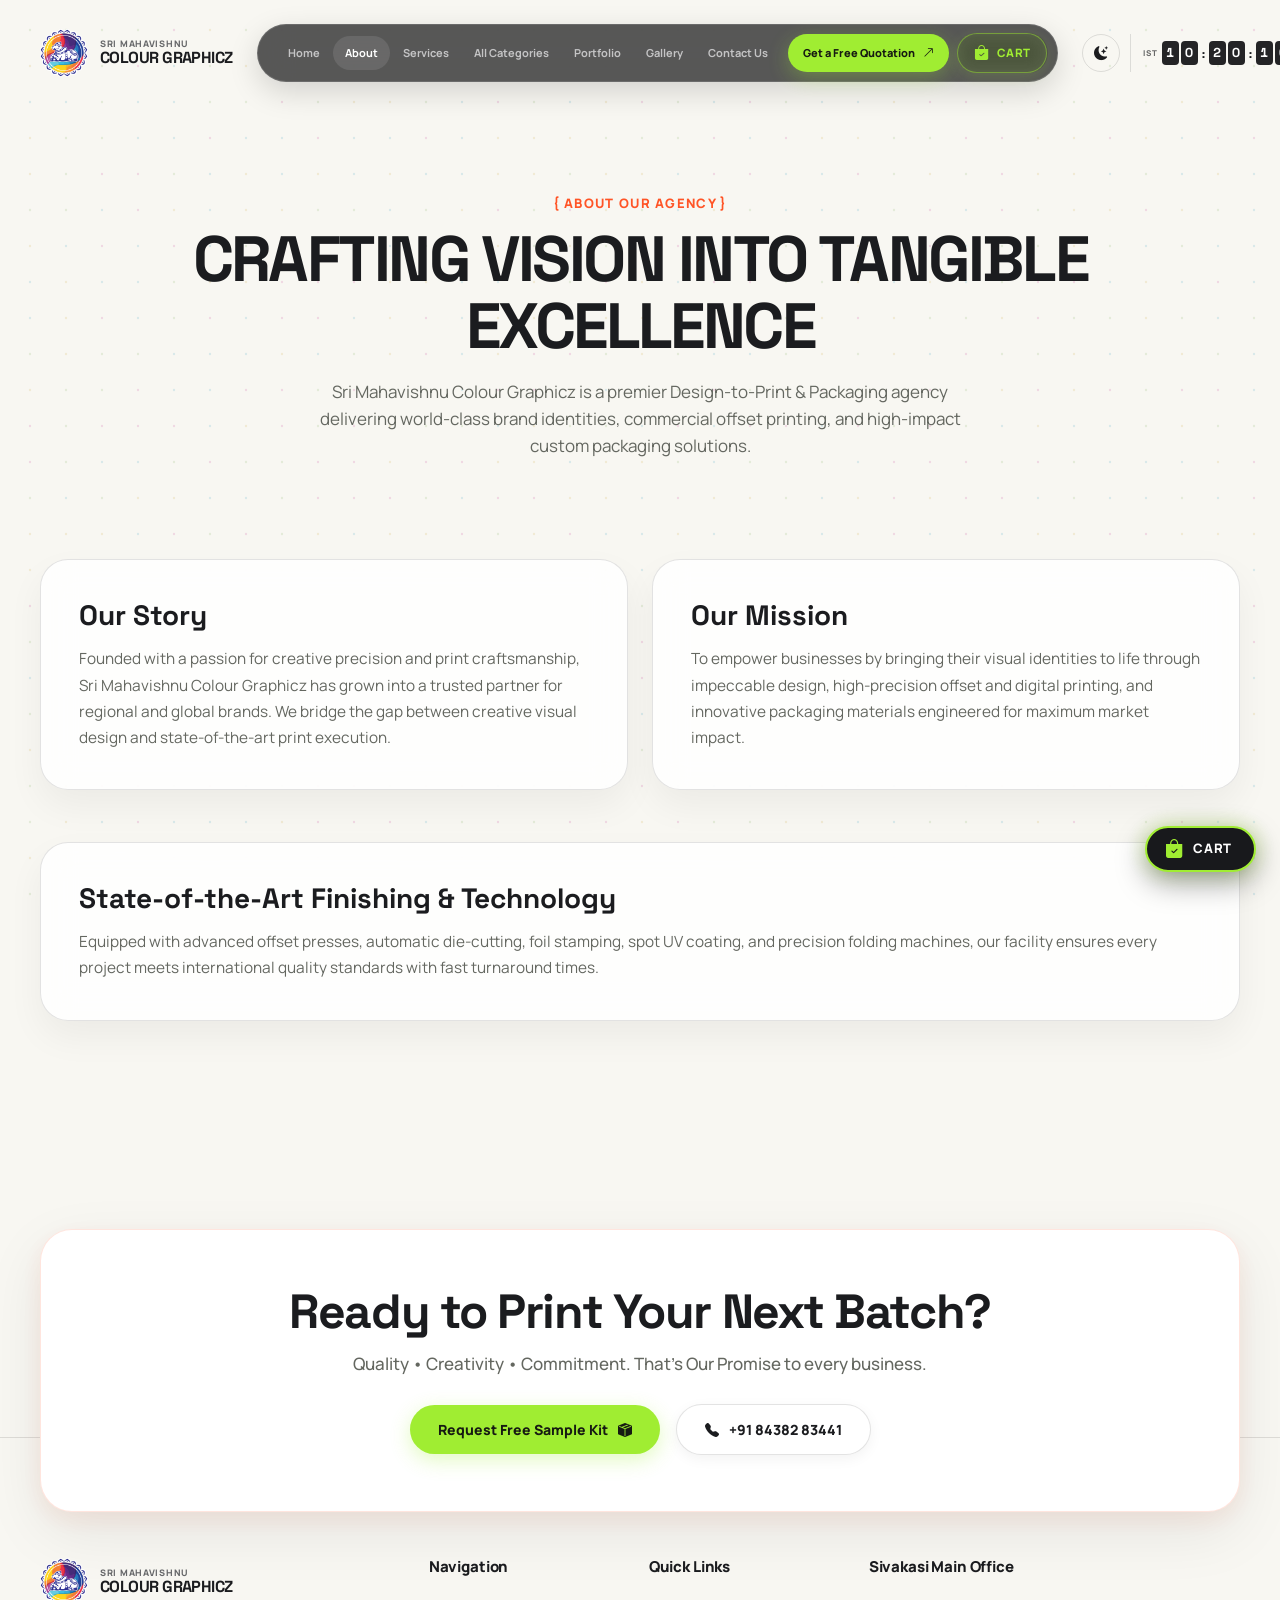
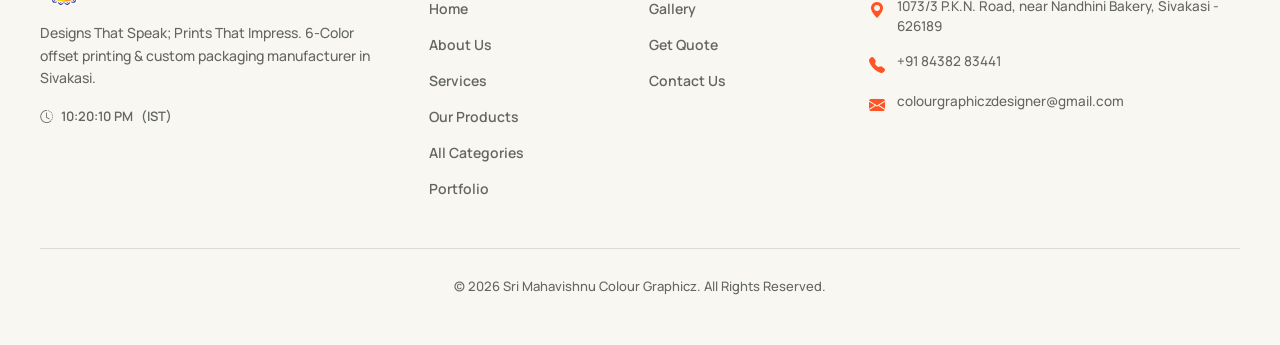
<file: pages/about.html>
<!doctype html>
<html lang="en">

<head>
  <meta charset="utf-8">
  <meta name="viewport" content="width=device-width, initial-scale=1">
  <meta name="description" content="About Sri Mahavishnu Colour Graphicz - Leading Creative Design, Commercial Printing & Product Packaging Agency">
  <title>About Us | Sri Mahavishnu Colour Graphicz</title>

  <!-- Google Fonts -->
  <link rel="preconnect" href="https://fonts.googleapis.com">
  <link rel="preconnect" href="https://fonts.gstatic.com" crossorigin>
  <link href="https://fonts.googleapis.com/css2?family=Manrope:wght@400;500;600;700;800&family=Space+Grotesk:wght@500;600;700&display=swap" rel="stylesheet">

  <!-- Bootstrap 5 CSS & Icons -->
  <link href="https://cdn.jsdelivr.net/npm/bootstrap@5.3.3/dist/css/bootstrap.min.css" rel="stylesheet" integrity="sha384-QWTKZyjpPEjISv5WaRU9OFeRpok6YctnYmDr5pNlyT2bRjXh0JMhjY6hW+ALEwIH" crossorigin="anonymous">
  <link href="https://cdn.jsdelivr.net/npm/bootstrap-icons@1.11.3/font/bootstrap-icons.min.css" rel="stylesheet">
  <link rel="stylesheet" href="../css/main.css">
  <link rel="stylesheet" href="../css/pages.css">
  <link rel="stylesheet" href="../css/responsive.css">
</head>

<body>
  <!-- Global Interactive Dot-Grid Canvas Background (Covers entire Body / all sections) -->
  <canvas id="globalDotGridCanvas"></canvas>

  <header class="site-header" id="top">
    <div class="site-container header-row">
      <a class="brand" href="../index.html" aria-label="Sri Mahavishnu Colour Graphicz home">
        <span class="brand-mark">
          <img src="../assets/images/logo/colour-graphicz.png" alt="Sri Mahavishnu Colour Graphicz logo">
        </span>
        <span class="brand-copy">
          <span>Sri Mahavishnu</span>
          <strong>Colour Graphicz</strong>
        </span>
      </a>

      <div class="navbar-capsule navbar navbar-expand-lg" aria-label="Primary navigation">
        <div class="collapse navbar-collapse" id="siteNavigation">
          <ul class="navbar-nav nav-links mx-auto">
            <li class="nav-item"><a class="nav-link" href="../index.html">Home</a></li>
            <li class="nav-item"><a class="nav-link active" aria-current="page" href="about.html">About</a></li>
            <li class="nav-item"><a class="nav-link" href="services.html">Services</a></li>
            <li class="nav-item"><a class="nav-link" href="all-categories.html">All Categories</a></li>
            <li class="nav-item"><a class="nav-link" href="portfolio.html">Portfolio</a></li>
            <li class="nav-item"><a class="nav-link" href="gallery.html">Gallery</a></li>
            <li class="nav-item"><a class="nav-link" href="contact.html">Contact Us</a></li>
          </ul>
          <div class="d-flex align-items-center gap-2">
            <a class="quote-button" href="quotation.html">Get a Free Quotation <i class="bi bi-arrow-up-right"></i></a>
            <button type="button" class="nav-cart-btn" data-bs-toggle="offcanvas" data-bs-target="#smcgCartOffcanvas" aria-label="View Cart">
              <i class="bi bi-bag-check-fill"></i>
              <span>Cart</span>
              <span class="nav-cart-badge" id="navCartBadge">0</span>
            </button>
          </div>
        </div>
      </div>

      <div class="utility-tray header-actions" aria-label="Controls">
        <button class="mobile-menu-btn nav-toggle" type="button" data-bs-toggle="collapse" data-bs-target="#siteNavigation" aria-controls="siteNavigation" aria-expanded="false" aria-label="Toggle navigation">
          <i class="bi bi-list"></i>
          <span class="menu-text">Menu</span>
        </button>

        <button class="theme-toggle" type="button" id="themeToggleBtn" aria-label="Toggle dark mode" title="Toggle dark mode">
          <i class="bi bi-moon-stars-fill"></i>
        </button>

        <div class="flip-clock" aria-label="Current India time">
          <span class="clock-zone">IST</span>
          <div class="clock-digits" id="indiaClock">
            <span class="clock-digit">0</span><span class="clock-digit">0</span><span class="clock-separator">:</span><span class="clock-digit">0</span><span class="clock-digit">0</span><span class="clock-separator">:</span><span class="clock-digit">0</span><span class="clock-digit">0</span>
          </div>
          <span class="clock-meridiem" id="clockMeridiem">AM</span>
        </div>
      </div>
    </div>
  </header>

  <main>
    <section class="page-banner">
      <div class="site-container">
        <div class="banner-kicker">{ About Our Agency }</div>
        <h1 class="banner-title">Crafting Vision into Tangible Excellence</h1>
        <p class="banner-subtitle">Sri Mahavishnu Colour Graphicz is a premier Design-to-Print & Packaging agency delivering world-class brand identities, commercial offset printing, and high-impact custom packaging solutions.</p>
      </div>
    </section>

    <section class="about-content-section">
      <div class="site-container">
        <div class="row g-4">
          <div class="col-lg-6">
            <div class="about-card">
              <h3>Our Story</h3>
              <p>Founded with a passion for creative precision and print craftsmanship, Sri Mahavishnu Colour Graphicz has grown into a trusted partner for regional and global brands. We bridge the gap between creative visual design and state-of-the-art print execution.</p>
            </div>
          </div>
          <div class="col-lg-6">
            <div class="about-card">
              <h3>Our Mission</h3>
              <p>To empower businesses by bringing their visual identities to life through impeccable design, high-precision offset and digital printing, and innovative packaging materials engineered for maximum market impact.</p>
            </div>
          </div>
          <div class="col-lg-12">
            <div class="about-card">
              <h3>State-of-the-Art Finishing & Technology</h3>
              <p>Equipped with advanced offset presses, automatic die-cutting, foil stamping, spot UV coating, and precision folding machines, our facility ensures every project meets international quality standards with fast turnaround times.</p>
            </div>
          </div>
        </div>
      </div>
  </main>

  <!-- Floating CTA Card Banner -->
  <section class="site-cta-section">
    <div class="site-container">
      <div class="site-cta-card">
        <h2 class="site-cta-title">Ready to Print Your Next Batch?</h2>
        <p class="site-cta-subtitle">Quality • Creativity • Commitment. That's Our Promise to every business.</p>
        <div class="site-cta-actions">
          <a class="btn-cta-primary" href="quotation.html">
            Request Free Sample Kit <i class="bi bi-box-seam-fill"></i>
          </a>
          <a class="btn-cta-phone" href="tel:+918438283441">
            <i class="bi bi-telephone-fill"></i> +91 84382 83441
          </a>
        </div>
      </div>
    </div>
  </section>

  <!-- Main Site Footer -->
  <footer class="site-footer">
    <div class="site-container">
      <div class="footer-grid">
        <!-- Col 1: Brand & Slogan -->
        <div class="footer-col footer-col-brand">
          <a class="brand footer-brand" href="../index.html">
            <span class="brand-mark">
              <img src="../assets/images/logo/colour-graphicz.png" alt="Sri Mahavishnu Colour Graphicz logo">
            </span>
            <span class="brand-copy">
              <span>Sri Mahavishnu</span>
              <strong>Colour Graphicz</strong>
            </span>
          </a>
          <p class="footer-desc">
            Designs That Speak; Prints That Impress. 6-Color offset printing & custom packaging manufacturer in Sivakasi.
          </p>
          <div class="footer-clock-box">
            <i class="bi bi-clock-history"></i>
            <span id="footerClockTime">07:42:51 PM</span> (IST)
          </div>
        </div>

        <!-- Col 2: Navigation -->
        <div class="footer-col">
          <h4 class="footer-heading">Navigation</h4>
          <ul class="footer-links">
            <li><a href="../index.html">Home</a></li>
            <li><a href="about.html">About Us</a></li>
            <li><a href="services.html">Services</a></li>
            <li><a href="products.html">Our Products</a></li>
            <li><a href="all-categories.html">All Categories</a></li>
            <li><a href="portfolio.html">Portfolio</a></li>
          </ul>
        </div>

        <!-- Col 3: Quick Links -->
        <div class="footer-col">
          <h4 class="footer-heading">Quick Links</h4>
          <ul class="footer-links">
            <li><a href="gallery.html">Gallery</a></li>
            <li><a href="quotation.html">Get Quote</a></li>
            <li><a href="contact.html">Contact Us</a></li>
          </ul>
        </div>

        <!-- Col 4: Main Office Contact Info -->
        <div class="footer-col footer-col-contact">
          <h4 class="footer-heading">Sivakasi Main Office</h4>
          <ul class="footer-contact-list">
            <li>
              <i class="bi bi-geo-alt-fill"></i>
              <span>1073/3 P.K.N. Road, near Nandhini Bakery, Sivakasi - 626189</span>
            </li>
            <li>
              <i class="bi bi-telephone-fill"></i>
              <a href="tel:+918438283441">+91 84382 83441</a>
            </li>
            <li>
              <i class="bi bi-envelope-fill"></i>
              <a href="mailto:colourgraphiczdesigner@gmail.com">colourgraphiczdesigner@gmail.com</a>
            </li>
          </ul>
        </div>
      </div>

      <div class="footer-bottom-bar">
        <p>© 2026 Sri Mahavishnu Colour Graphicz. All Rights Reserved.</p>
      </div>
    </div>
  </footer>

  <!-- Bootstrap 5 JS Bundle -->
  <script src="https://cdn.jsdelivr.net/npm/bootstrap@5.3.3/dist/js/bootstrap.bundle.min.js"></script>
  <!-- Modular Scripts -->
  <script src="../js/theme.js"></script>
  <script src="../js/clock.js"></script>
  <script src="../js/canvas.js"></script>
  <script src="../js/navbar.js"></script>
  <script src="../js/cart.js"></script>
</body>
</html>
</file>
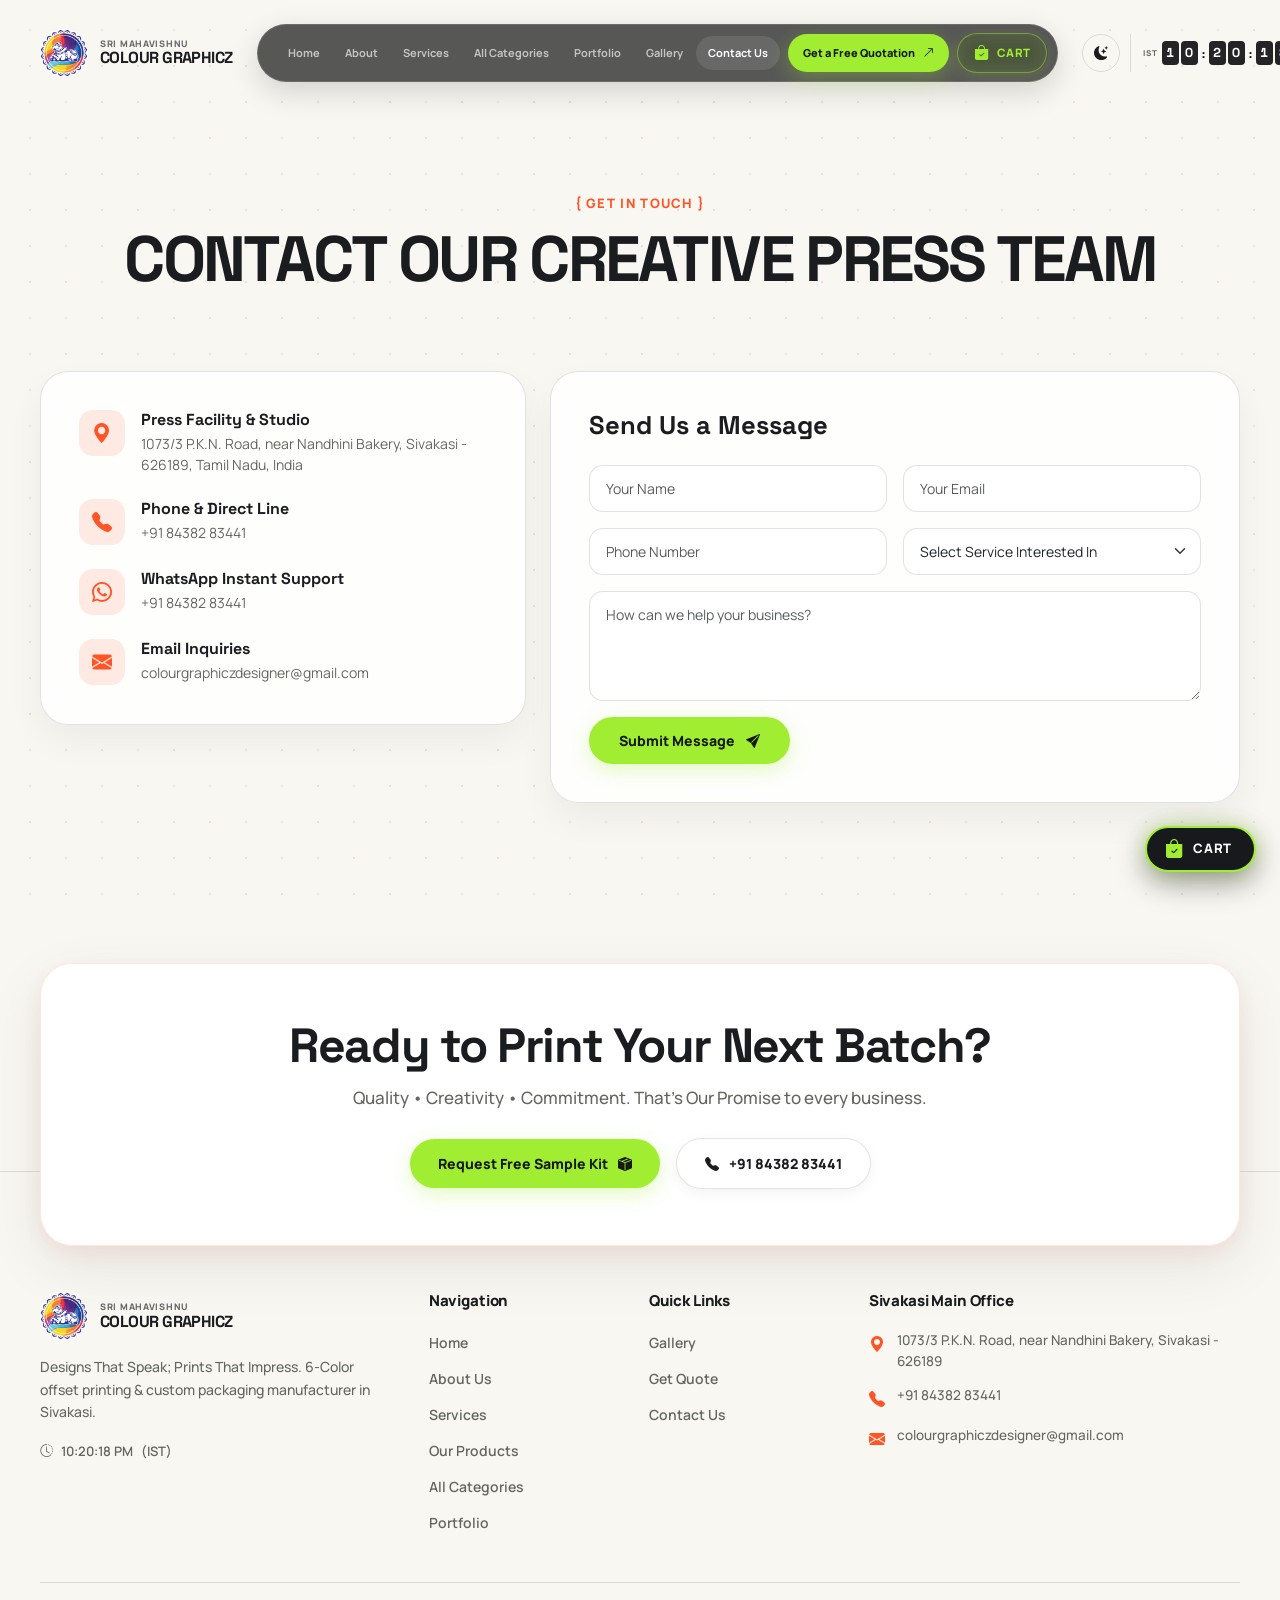
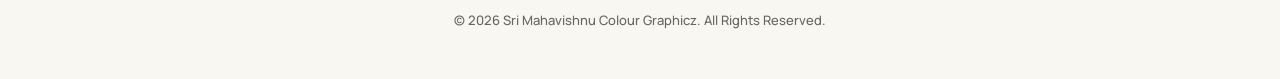
<file: pages/contact.html>
<!doctype html>
<html lang="en">

<head>
  <meta charset="utf-8">
  <meta name="viewport" content="width=device-width, initial-scale=1">
  <meta name="description" content="Contact Sri Mahavishnu Colour Graphicz - Get in touch for branding, offset printing & packaging inquiries">
  <title>Contact Us | Sri Mahavishnu Colour Graphicz</title>

  <link rel="preconnect" href="https://fonts.googleapis.com">
  <link rel="preconnect" href="https://fonts.gstatic.com" crossorigin>
  <link href="https://fonts.googleapis.com/css2?family=Manrope:wght@400;500;600;700;800&family=Space+Grotesk:wght@500;600;700&display=swap" rel="stylesheet">

  <!-- Bootstrap 5 CSS & Icons -->
  <link href="https://cdn.jsdelivr.net/npm/bootstrap@5.3.3/dist/css/bootstrap.min.css" rel="stylesheet">
  <link href="https://cdn.jsdelivr.net/npm/bootstrap-icons@1.11.3/font/bootstrap-icons.min.css" rel="stylesheet">
  <link rel="stylesheet" href="../css/main.css">
  <link rel="stylesheet" href="../css/pages.css">
  <link rel="stylesheet" href="../css/responsive.css">
</head>

<body>
  <!-- Global Interactive Dot-Grid Canvas Background (Covers entire Body / all sections) -->
  <canvas id="globalDotGridCanvas"></canvas>

  <header class="site-header" id="top">
    <div class="site-container header-row">
      <a class="brand" href="../index.html" aria-label="Sri Mahavishnu Colour Graphicz home">
        <span class="brand-mark">
          <img src="../assets/images/logo/colour-graphicz.png" alt="Sri Mahavishnu Colour Graphicz logo">
        </span>
        <span class="brand-copy">
          <span>Sri Mahavishnu</span>
          <strong>Colour Graphicz</strong>
        </span>
      </a>

      <div class="navbar-capsule navbar navbar-expand-lg" aria-label="Primary navigation">
        <div class="collapse navbar-collapse" id="siteNavigation">
          <ul class="navbar-nav nav-links mx-auto">
            <li class="nav-item"><a class="nav-link" href="../index.html">Home</a></li>
            <li class="nav-item"><a class="nav-link" href="about.html">About</a></li>
            <li class="nav-item"><a class="nav-link" href="services.html">Services</a></li>
            <li class="nav-item"><a class="nav-link" href="all-categories.html">All Categories</a></li>
            <li class="nav-item"><a class="nav-link" href="portfolio.html">Portfolio</a></li>
            <li class="nav-item"><a class="nav-link" href="gallery.html">Gallery</a></li>
            <li class="nav-item"><a class="nav-link active" aria-current="page" href="contact.html">Contact Us</a></li>
          </ul>
          <div class="d-flex align-items-center gap-2">
            <a class="quote-button" href="quotation.html">Get a Free Quotation <i class="bi bi-arrow-up-right"></i></a>
            <button type="button" class="nav-cart-btn" data-bs-toggle="offcanvas" data-bs-target="#smcgCartOffcanvas" aria-label="View Cart">
              <i class="bi bi-bag-check-fill"></i>
              <span>Cart</span>
              <span class="nav-cart-badge" id="navCartBadge">0</span>
            </button>
          </div>
        </div>
      </div>

      <div class="utility-tray header-actions" aria-label="Controls">
        <button class="mobile-menu-btn nav-toggle" type="button" data-bs-toggle="collapse" data-bs-target="#siteNavigation" aria-controls="siteNavigation" aria-expanded="false" aria-label="Toggle navigation">
          <i class="bi bi-list"></i>
          <span class="menu-text">Menu</span>
        </button>

        <button class="theme-toggle" type="button" id="themeToggleBtn" aria-label="Toggle dark mode" title="Toggle dark mode">
          <i class="bi bi-moon-stars-fill"></i>
        </button>

        <div class="flip-clock" aria-label="Current India time">
          <span class="clock-zone">IST</span>
          <div class="clock-digits" id="indiaClock">
            <span class="clock-digit">0</span><span class="clock-digit">0</span><span class="clock-separator">:</span><span class="clock-digit">0</span><span class="clock-digit">0</span><span class="clock-separator">:</span><span class="clock-digit">0</span><span class="clock-digit">0</span>
          </div>
          <span class="clock-meridiem" id="clockMeridiem">AM</span>
        </div>
      </div>
    </div>
  </header>

  <main>
    <section class="page-banner">
      <div class="site-container">
        <div class="banner-kicker">{ Get In Touch }</div>
        <h1 class="banner-title">Contact Our Creative Press Team</h1>
      </div>
    </section>

    <section style="padding-bottom: 80px;">
      <div class="site-container">
        <div class="row g-4">
          <div class="col-lg-5">
            <div class="contact-card">
              <div class="contact-item">
                <div class="contact-icon"><i class="bi bi-geo-alt-fill"></i></div>
                <div><h4>Press Facility & Studio</h4><p>1073/3 P.K.N. Road, near Nandhini Bakery, Sivakasi - 626189, Tamil Nadu, India</p></div>
              </div>
              <div class="contact-item">
                <div class="contact-icon"><i class="bi bi-telephone-fill"></i></div>
                <div><h4>Phone & Direct Line</h4><p><a href="tel:+918438283441">+91 84382 83441</a></p></div>
              </div>
              <div class="contact-item">
                <div class="contact-icon"><i class="bi bi-whatsapp"></i></div>
                <div><h4>WhatsApp Instant Support</h4><p><a href="https://wa.me/918438283441" target="_blank" rel="noopener noreferrer">+91 84382 83441</a></p></div>
              </div>
              <div class="contact-item">
                <div class="contact-icon"><i class="bi bi-envelope-fill"></i></div>
                <div><h4>Email Inquiries</h4><p><a href="mailto:colourgraphiczdesigner@gmail.com">colourgraphiczdesigner@gmail.com</a></p></div>
              </div>
            </div>
          </div>

          <div class="col-lg-7">
            <div class="contact-card">
              <h3 style="font-family: var(--display); font-weight: 800; margin-bottom: 24px;">Send Us a Message</h3>
              <form onsubmit="event.preventDefault(); alert('Thank you for contacting Sri Mahavishnu Colour Graphicz! Our team will get back to you shortly.');">
                <div class="row g-3">
                  <div class="col-md-6"><input type="text" class="form-control" placeholder="Your Name" required></div>
                  <div class="col-md-6"><input type="email" class="form-control" placeholder="Your Email" required></div>
                  <div class="col-md-6"><input type="tel" class="form-control" placeholder="Phone Number"></div>
                  <div class="col-md-6">
                    <select class="form-select">
                      <option>Select Service Interested In</option>
                      <option>Brand Identity</option>
                      <option>Commercial Printing</option>
                      <option>Product Packaging</option>
                      <option>Labels & Stickers</option>
                    </select>
                  </div>
                  <div class="col-12"><textarea class="form-control" rows="4" placeholder="How can we help your business?" required></textarea></div>
                  <div class="col-12"><button type="submit" class="btn-submit">Submit Message <i class="bi bi-send-fill ms-2"></i></button></div>
                </div>
              </form>
            </div>
          </div>
        </div>
      </div>
    </section>
  </main>

  <!-- Floating CTA Card Banner -->
  <section class="site-cta-section">
    <div class="site-container">
      <div class="site-cta-card">
        <h2 class="site-cta-title">Ready to Print Your Next Batch?</h2>
        <p class="site-cta-subtitle">Quality • Creativity • Commitment. That's Our Promise to every business.</p>
        <div class="site-cta-actions">
          <a class="btn-cta-primary" href="quotation.html">
            Request Free Sample Kit <i class="bi bi-box-seam-fill"></i>
          </a>
          <a class="btn-cta-phone" href="tel:+918438283441">
            <i class="bi bi-telephone-fill"></i> +91 84382 83441
          </a>
        </div>
      </div>
    </div>
  </section>

  <!-- Main Site Footer -->
  <footer class="site-footer">
    <div class="site-container">
      <div class="footer-grid">
        <!-- Col 1: Brand & Slogan -->
        <div class="footer-col footer-col-brand">
          <a class="brand footer-brand" href="../index.html">
            <span class="brand-mark">
              <img src="../assets/images/logo/colour-graphicz.png" alt="Sri Mahavishnu Colour Graphicz logo">
            </span>
            <span class="brand-copy">
              <span>Sri Mahavishnu</span>
              <strong>Colour Graphicz</strong>
            </span>
          </a>
          <p class="footer-desc">
            Designs That Speak; Prints That Impress. 6-Color offset printing & custom packaging manufacturer in Sivakasi.
          </p>
          <div class="footer-clock-box">
            <i class="bi bi-clock-history"></i>
            <span id="footerClockTime">07:42:51 PM</span> (IST)
          </div>
        </div>

        <!-- Col 2: Navigation -->
        <div class="footer-col">
          <h4 class="footer-heading">Navigation</h4>
          <ul class="footer-links">
            <li><a href="../index.html">Home</a></li>
            <li><a href="about.html">About Us</a></li>
            <li><a href="services.html">Services</a></li>
            <li><a href="products.html">Our Products</a></li>
            <li><a href="all-categories.html">All Categories</a></li>
            <li><a href="portfolio.html">Portfolio</a></li>
          </ul>
        </div>

        <!-- Col 3: Quick Links -->
        <div class="footer-col">
          <h4 class="footer-heading">Quick Links</h4>
          <ul class="footer-links">
            <li><a href="gallery.html">Gallery</a></li>
            <li><a href="quotation.html">Get Quote</a></li>
            <li><a href="contact.html">Contact Us</a></li>
          </ul>
        </div>

        <!-- Col 4: Main Office Contact Info -->
        <div class="footer-col footer-col-contact">
          <h4 class="footer-heading">Sivakasi Main Office</h4>
          <ul class="footer-contact-list">
            <li>
              <i class="bi bi-geo-alt-fill"></i>
              <span>1073/3 P.K.N. Road, near Nandhini Bakery, Sivakasi - 626189</span>
            </li>
            <li>
              <i class="bi bi-telephone-fill"></i>
              <a href="tel:+918438283441">+91 84382 83441</a>
            </li>
            <li>
              <i class="bi bi-envelope-fill"></i>
              <a href="mailto:colourgraphiczdesigner@gmail.com">colourgraphiczdesigner@gmail.com</a>
            </li>
          </ul>
        </div>
      </div>

      <div class="footer-bottom-bar">
        <p>© 2026 Sri Mahavishnu Colour Graphicz. All Rights Reserved.</p>
      </div>
    </div>
  </footer>

  <!-- Bootstrap 5 JS Bundle -->
  <script src="https://cdn.jsdelivr.net/npm/bootstrap@5.3.3/dist/js/bootstrap.bundle.min.js"></script>
  <!-- Modular Scripts -->
  <script src="../js/theme.js"></script>
  <script src="../js/clock.js"></script>
  <script src="../js/canvas.js"></script>
  <script src="../js/navbar.js"></script>
  <script src="../js/cart.js"></script>
</body>
</html>
</file>
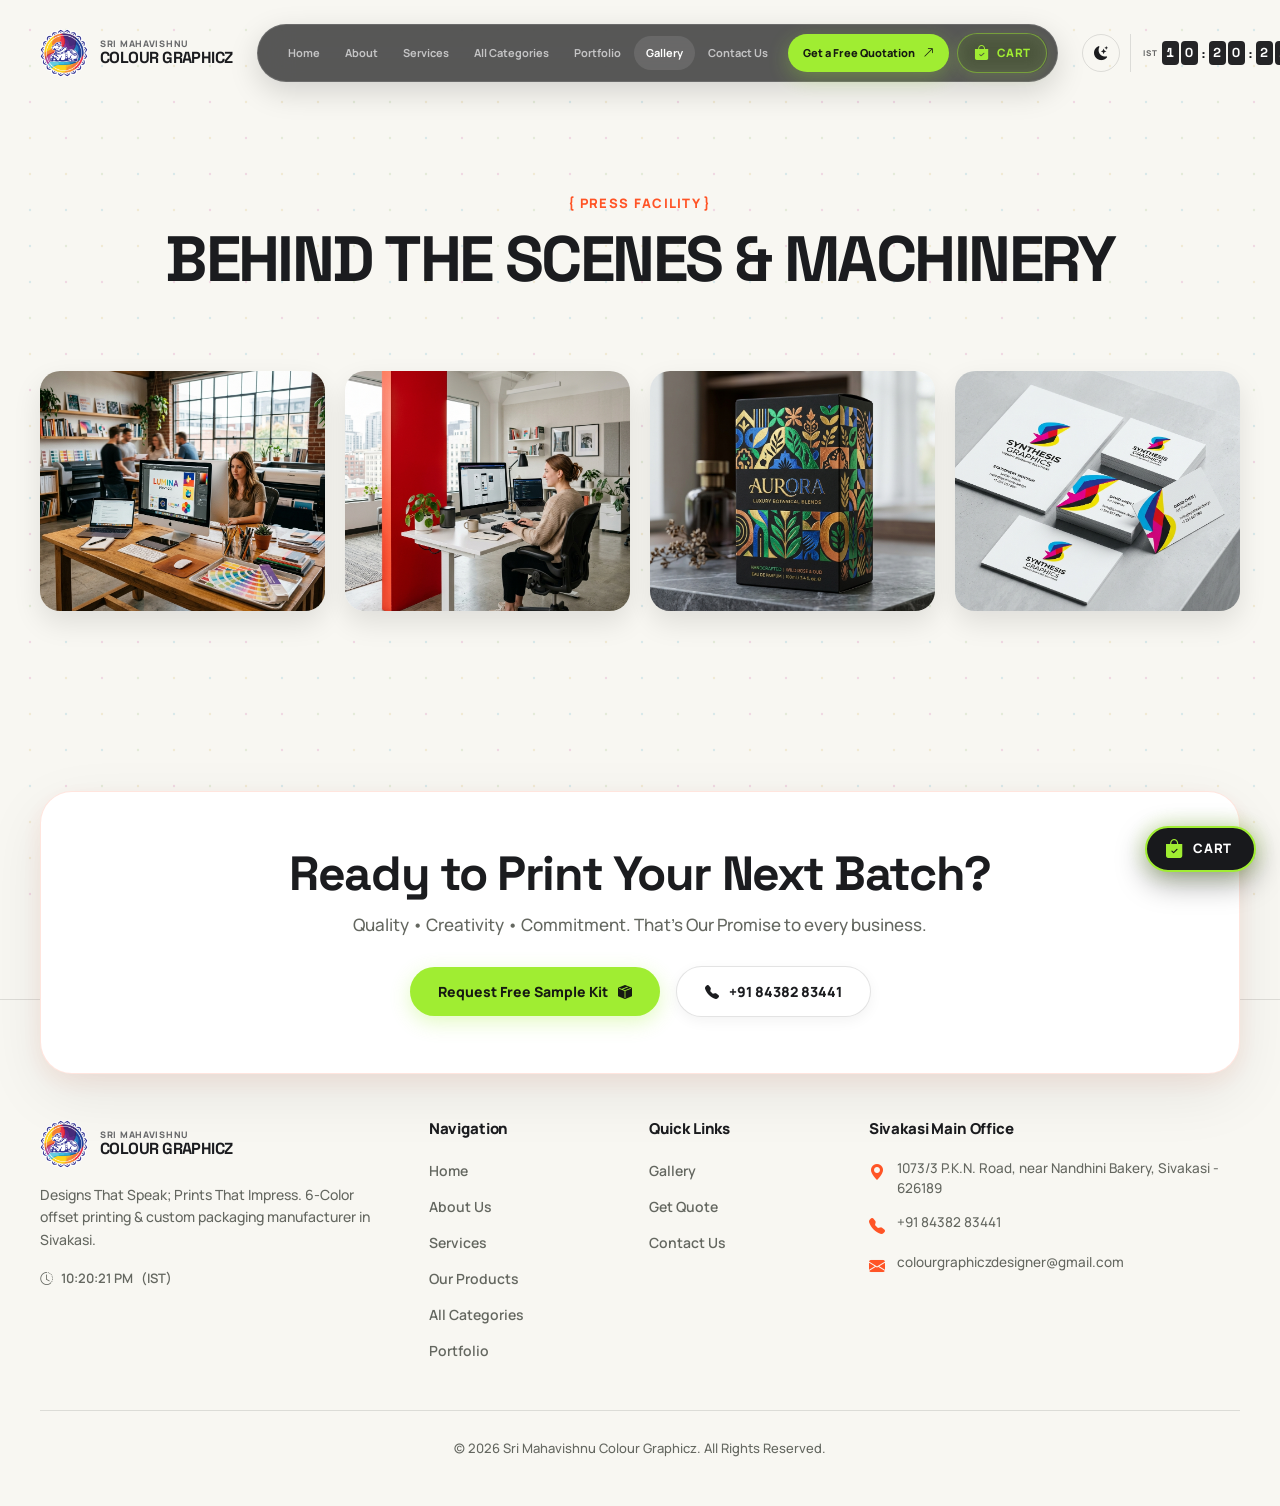
<file: pages/gallery.html>
<!doctype html>
<html lang="en">

<head>
  <meta charset="utf-8">
  <meta name="viewport" content="width=device-width, initial-scale=1">
  <meta name="description" content="Gallery - Sri Mahavishnu Colour Graphicz Press Facility, Machines & Behind The Scenes">
  <title>Gallery | Sri Mahavishnu Colour Graphicz</title>

  <link rel="preconnect" href="https://fonts.googleapis.com">
  <link rel="preconnect" href="https://fonts.gstatic.com" crossorigin>
  <link href="https://fonts.googleapis.com/css2?family=Manrope:wght@400;500;600;700;800&family=Space+Grotesk:wght@500;600;700&display=swap" rel="stylesheet">

  <!-- Bootstrap 5 CSS & Icons -->
  <link href="https://cdn.jsdelivr.net/npm/bootstrap@5.3.3/dist/css/bootstrap.min.css" rel="stylesheet">
  <link href="https://cdn.jsdelivr.net/npm/bootstrap-icons@1.11.3/font/bootstrap-icons.min.css" rel="stylesheet">
  <link rel="stylesheet" href="../css/main.css">
  <link rel="stylesheet" href="../css/pages.css">
  <link rel="stylesheet" href="../css/responsive.css">
</head>

<body>
  <!-- Global Interactive Dot-Grid Canvas Background (Covers entire Body / all sections) -->
  <canvas id="globalDotGridCanvas"></canvas>

  <header class="site-header" id="top">
    <div class="site-container header-row">
      <a class="brand" href="../index.html" aria-label="Sri Mahavishnu Colour Graphicz home">
        <span class="brand-mark">
          <img src="../assets/images/logo/colour-graphicz.png" alt="Sri Mahavishnu Colour Graphicz logo">
        </span>
        <span class="brand-copy">
          <span>Sri Mahavishnu</span>
          <strong>Colour Graphicz</strong>
        </span>
      </a>

      <div class="navbar-capsule navbar navbar-expand-lg" aria-label="Primary navigation">
        <div class="collapse navbar-collapse" id="siteNavigation">
          <ul class="navbar-nav nav-links mx-auto">
            <li class="nav-item"><a class="nav-link" href="../index.html">Home</a></li>
            <li class="nav-item"><a class="nav-link" href="about.html">About</a></li>
            <li class="nav-item"><a class="nav-link" href="services.html">Services</a></li>
            <li class="nav-item"><a class="nav-link" href="all-categories.html">All Categories</a></li>
            <li class="nav-item"><a class="nav-link" href="portfolio.html">Portfolio</a></li>
            <li class="nav-item"><a class="nav-link active" aria-current="page" href="gallery.html">Gallery</a></li>
            <li class="nav-item"><a class="nav-link" href="contact.html">Contact Us</a></li>
          </ul>
          <div class="d-flex align-items-center gap-2">
            <a class="quote-button" href="quotation.html">Get a Free Quotation <i class="bi bi-arrow-up-right"></i></a>
            <button type="button" class="nav-cart-btn" data-bs-toggle="offcanvas" data-bs-target="#smcgCartOffcanvas" aria-label="View Cart">
              <i class="bi bi-bag-check-fill"></i>
              <span>Cart</span>
              <span class="nav-cart-badge" id="navCartBadge">0</span>
            </button>
          </div>
        </div>
      </div>

      <div class="utility-tray header-actions" aria-label="Controls">
        <button class="mobile-menu-btn nav-toggle" type="button" data-bs-toggle="collapse" data-bs-target="#siteNavigation" aria-controls="siteNavigation" aria-expanded="false" aria-label="Toggle navigation">
          <i class="bi bi-list"></i>
          <span class="menu-text">Menu</span>
        </button>

        <button class="theme-toggle" type="button" id="themeToggleBtn" aria-label="Toggle dark mode" title="Toggle dark mode">
          <i class="bi bi-moon-stars-fill"></i>
        </button>

        <div class="flip-clock" aria-label="Current India time">
          <span class="clock-zone">IST</span>
          <div class="clock-digits" id="indiaClock">
            <span class="clock-digit">0</span><span class="clock-digit">0</span><span class="clock-separator">:</span><span class="clock-digit">0</span><span class="clock-digit">0</span><span class="clock-separator">:</span><span class="clock-digit">0</span><span class="clock-digit">0</span>
          </div>
          <span class="clock-meridiem" id="clockMeridiem">AM</span>
        </div>
      </div>
    </div>
  </header>

  <main>
    <section class="page-banner">
      <div class="site-container">
        <div class="banner-kicker">{ Press Facility }</div>
        <h1 class="banner-title">Behind the Scenes & Machinery</h1>
      </div>
    </section>

    <section>
      <div class="site-container gallery-grid">
        <div class="gallery-item"><img src="../assets/images/agency_main.png" alt="Offset Press Machine"></div>
        <div class="gallery-item"><img src="../assets/images/agency_desk.png" alt="Graphic Studio Setup"></div>
        <div class="gallery-item"><img src="../assets/images/services/packaging.png" alt="Packaging Line"></div>
        <div class="gallery-item"><img src="../assets/images/services/branding.png" alt="Color Matching Studio"></div>
      </div>
    </section>
  </main>

  <!-- Floating CTA Card Banner -->
  <section class="site-cta-section">
    <div class="site-container">
      <div class="site-cta-card">
        <h2 class="site-cta-title">Ready to Print Your Next Batch?</h2>
        <p class="site-cta-subtitle">Quality • Creativity • Commitment. That's Our Promise to every business.</p>
        <div class="site-cta-actions">
          <a class="btn-cta-primary" href="quotation.html">
            Request Free Sample Kit <i class="bi bi-box-seam-fill"></i>
          </a>
          <a class="btn-cta-phone" href="tel:+918438283441">
            <i class="bi bi-telephone-fill"></i> +91 84382 83441
          </a>
        </div>
      </div>
    </div>
  </section>

  <!-- Main Site Footer -->
  <footer class="site-footer">
    <div class="site-container">
      <div class="footer-grid">
        <!-- Col 1: Brand & Slogan -->
        <div class="footer-col footer-col-brand">
          <a class="brand footer-brand" href="../index.html">
            <span class="brand-mark">
              <img src="../assets/images/logo/colour-graphicz.png" alt="Sri Mahavishnu Colour Graphicz logo">
            </span>
            <span class="brand-copy">
              <span>Sri Mahavishnu</span>
              <strong>Colour Graphicz</strong>
            </span>
          </a>
          <p class="footer-desc">
            Designs That Speak; Prints That Impress. 6-Color offset printing & custom packaging manufacturer in Sivakasi.
          </p>
          <div class="footer-clock-box">
            <i class="bi bi-clock-history"></i>
            <span id="footerClockTime">07:42:51 PM</span> (IST)
          </div>
        </div>

        <!-- Col 2: Navigation -->
        <div class="footer-col">
          <h4 class="footer-heading">Navigation</h4>
          <ul class="footer-links">
            <li><a href="../index.html">Home</a></li>
            <li><a href="about.html">About Us</a></li>
            <li><a href="services.html">Services</a></li>
            <li><a href="products.html">Our Products</a></li>
            <li><a href="all-categories.html">All Categories</a></li>
            <li><a href="portfolio.html">Portfolio</a></li>
          </ul>
        </div>

        <!-- Col 3: Quick Links -->
        <div class="footer-col">
          <h4 class="footer-heading">Quick Links</h4>
          <ul class="footer-links">
            <li><a href="gallery.html">Gallery</a></li>
            <li><a href="quotation.html">Get Quote</a></li>
            <li><a href="contact.html">Contact Us</a></li>
          </ul>
        </div>

        <!-- Col 4: Main Office Contact Info -->
        <div class="footer-col footer-col-contact">
          <h4 class="footer-heading">Sivakasi Main Office</h4>
          <ul class="footer-contact-list">
            <li>
              <i class="bi bi-geo-alt-fill"></i>
              <span>1073/3 P.K.N. Road, near Nandhini Bakery, Sivakasi - 626189</span>
            </li>
            <li>
              <i class="bi bi-telephone-fill"></i>
              <a href="tel:+918438283441">+91 84382 83441</a>
            </li>
            <li>
              <i class="bi bi-envelope-fill"></i>
              <a href="mailto:colourgraphiczdesigner@gmail.com">colourgraphiczdesigner@gmail.com</a>
            </li>
          </ul>
        </div>
      </div>

      <div class="footer-bottom-bar">
        <p>© 2026 Sri Mahavishnu Colour Graphicz. All Rights Reserved.</p>
      </div>
    </div>
  </footer>

  <!-- Bootstrap 5 JS Bundle -->
  <script src="https://cdn.jsdelivr.net/npm/bootstrap@5.3.3/dist/js/bootstrap.bundle.min.js"></script>
  <!-- Modular Scripts -->
  <script src="../js/theme.js"></script>
  <script src="../js/clock.js"></script>
  <script src="../js/canvas.js"></script>
  <script src="../js/navbar.js"></script>
  <script src="../js/cart.js"></script>
</body>
</html>
</file>
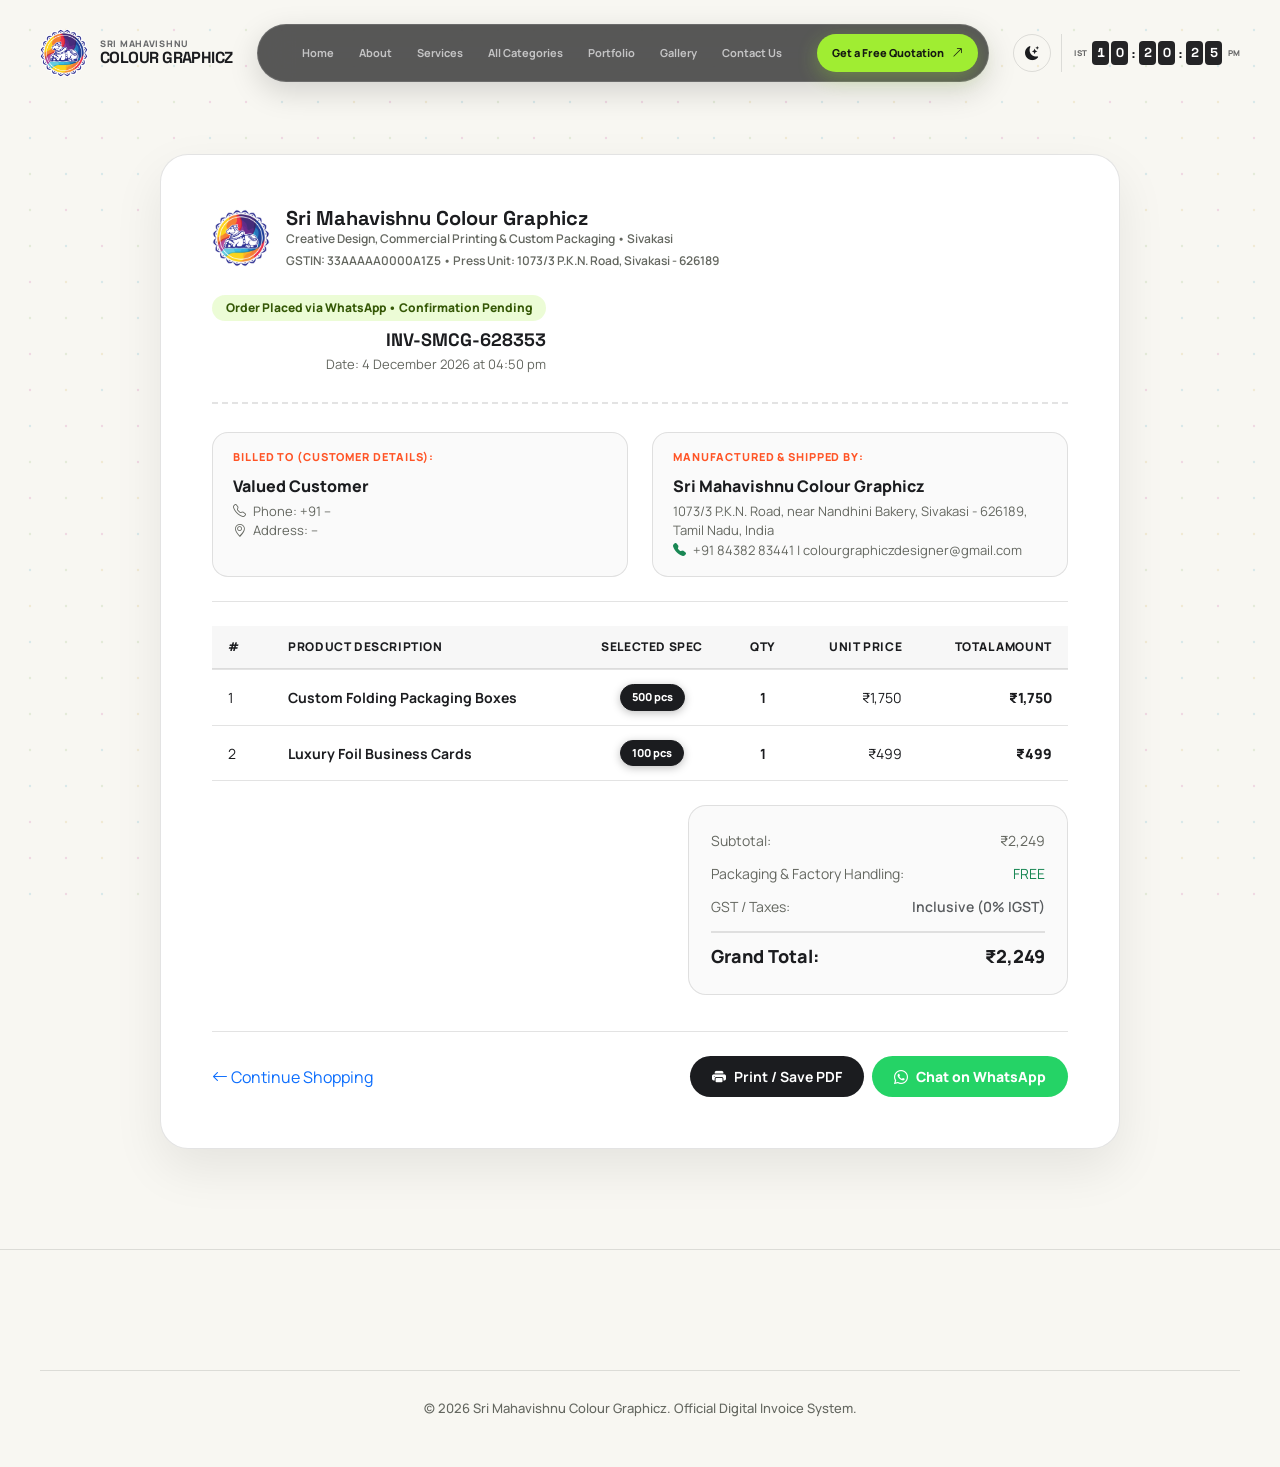
<file: pages/invoice.html>
<!doctype html>
<html lang="en">

<head>
  <meta charset="utf-8">
  <meta name="viewport" content="width=device-width, initial-scale=1">
  <meta name="description" content="Digital Order Invoice - Sri Mahavishnu Colour Graphicz Sivakasi">
  <title>Digital Invoice | Sri Mahavishnu Colour Graphicz</title>

  <!-- Google Fonts -->
  <link rel="preconnect" href="https://fonts.googleapis.com">
  <link rel="preconnect" href="https://fonts.gstatic.com" crossorigin>
  <link href="https://fonts.googleapis.com/css2?family=Manrope:wght@400;500;600;700;800&family=Space+Grotesk:wght@500;600;700&display=swap" rel="stylesheet">

  <!-- Bootstrap 5 CSS & Icons -->
  <link href="https://cdn.jsdelivr.net/npm/bootstrap@5.3.3/dist/css/bootstrap.min.css" rel="stylesheet">
  <link href="https://cdn.jsdelivr.net/npm/bootstrap-icons@1.11.3/font/bootstrap-icons.min.css" rel="stylesheet">
  <link rel="stylesheet" href="../css/main.css">
  <link rel="stylesheet" href="../css/pages.css">
  <link rel="stylesheet" href="../css/responsive.css">

  <style>
    /* ── Invoice Dedicated Styles ───────────────────────────── */
    .invoice-wrapper {
      padding: clamp(30px, 5vw, 60px) 0 clamp(60px, 8vw, 100px);
    }
    .invoice-card {
      background: #ffffff;
      border: 1px solid var(--line);
      border-radius: 28px;
      box-shadow: 0 20px 50px rgba(0, 0, 0, 0.08);
      max-width: 960px;
      margin: 0 auto;
      padding: clamp(24px, 4vw, 56px);
      position: relative;
    }
    body.dark-mode .invoice-card {
      background: #181a1e;
      border-color: rgba(255, 255, 255, 0.1);
      box-shadow: 0 20px 50px rgba(0, 0, 0, 0.4);
    }
    .invoice-header-row {
      display: flex;
      justify-content: space-between;
      align-items: flex-start;
      flex-wrap: wrap;
      gap: 24px;
      padding-bottom: 28px;
      border-bottom: 2px dashed var(--line);
      margin-bottom: 28px;
    }
    .invoice-logo-group {
      display: flex;
      align-items: center;
      gap: 16px;
    }
    .invoice-logo-img {
      width: 58px;
      height: 58px;
      object-fit: contain;
    }
    .invoice-brand-title {
      font-family: var(--display);
      font-size: 20px;
      font-weight: 800;
      line-height: 1.2;
      margin: 0;
    }
    .invoice-brand-sub {
      font-size: 12px;
      color: var(--subtext);
      font-weight: 600;
    }
    .invoice-meta-box {
      text-align: right;
    }
    @media (max-width: 575px) {
      .invoice-meta-box {
        text-align: left;
      }
    }
    .invoice-badge-status {
      display: inline-block;
      background: rgba(160, 237, 50, 0.2);
      color: #355806;
      font-weight: 800;
      font-size: 12px;
      padding: 4px 14px;
      border-radius: 99px;
      margin-bottom: 8px;
    }
    body.dark-mode .invoice-badge-status {
      background: rgba(160, 237, 50, 0.15);
      color: #A0ED32;
    }
    .invoice-number {
      font-family: var(--display);
      font-size: 18px;
      font-weight: 800;
      color: var(--ink);
      margin: 0;
    }
    .invoice-date {
      font-size: 13px;
      color: var(--subtext);
      margin-top: 4px;
    }
    .invoice-parties-row {
      display: grid;
      grid-template-columns: 1fr 1fr;
      gap: 24px;
      padding-bottom: 24px;
      border-bottom: 1px solid var(--line);
      margin-bottom: 24px;
    }
    @media (max-width: 600px) {
      .invoice-parties-row {
        grid-template-columns: 1fr;
      }
    }
    .party-card {
      background: rgba(0, 0, 0, 0.02);
      border-radius: 16px;
      padding: 16px 20px;
      border: 1px solid var(--line);
    }
    body.dark-mode .party-card {
      background: rgba(255, 255, 255, 0.03);
    }
    .party-title {
      font-size: 11px;
      text-transform: uppercase;
      letter-spacing: 0.08em;
      font-weight: 800;
      color: var(--coral);
      margin-bottom: 8px;
    }
    .party-name {
      font-size: 16px;
      font-weight: 800;
      color: var(--ink);
      margin-bottom: 4px;
    }
    .party-text {
      font-size: 13px;
      color: var(--subtext);
      line-height: 1.5;
      margin: 0;
    }
    .invoice-table-wrap {
      overflow-x: auto;
      margin-bottom: 24px;
    }
    .invoice-table {
      width: 100%;
      border-collapse: collapse;
    }
    .invoice-table th {
      background: rgba(0, 0, 0, 0.03);
      color: var(--ink);
      font-size: 12px;
      text-transform: uppercase;
      letter-spacing: 0.05em;
      font-weight: 800;
      padding: 12px 16px;
      border-bottom: 2px solid var(--line);
    }
    body.dark-mode .invoice-table th {
      background: rgba(255, 255, 255, 0.04);
    }
    .invoice-table td {
      padding: 14px 16px;
      border-bottom: 1px solid var(--line);
      font-size: 14px;
      vertical-align: middle;
    }
    .invoice-product-thumb {
      width: 44px;
      height: 44px;
      border-radius: 10px;
      object-fit: contain;
      background: #f7f7f9;
      border: 1px solid var(--line);
      padding: 4px;
      margin-right: 12px;
      vertical-align: middle;
    }
    .invoice-summary-box {
      max-width: 380px;
      margin-left: auto;
      padding: 18px 22px;
      background: rgba(0, 0, 0, 0.02);
      border: 1px solid var(--line);
      border-radius: 18px;
    }
    body.dark-mode .invoice-summary-box {
      background: rgba(255, 255, 255, 0.03);
    }
    .summary-line {
      display: flex;
      justify-content: space-between;
      font-size: 14px;
      padding: 6px 0;
      color: var(--subtext);
    }
    .summary-line.total-line {
      border-top: 2px solid var(--line);
      margin-top: 8px;
      padding-top: 10px;
      font-size: 18px;
      font-weight: 800;
      color: var(--ink);
    }
    .invoice-actions-bar {
      display: flex;
      justify-content: space-between;
      align-items: center;
      flex-wrap: wrap;
      gap: 14px;
      margin-top: 36px;
      padding-top: 24px;
      border-top: 1px solid var(--line);
    }
    .btn-print-bill {
      background: #1b1c1f;
      color: #ffffff;
      font-weight: 700;
      padding: 10px 22px;
      border-radius: 99px;
      border: none;
      display: inline-flex;
      align-items: center;
      gap: 8px;
      font-size: 14px;
      cursor: pointer;
      transition: all 180ms ease;
    }
    .btn-print-bill:hover {
      background: #33363f;
      transform: translateY(-2px);
    }
    body.dark-mode .btn-print-bill {
      background: #2a2d35;
      color: #f8f7f2;
    }
    body.dark-mode .btn-print-bill:hover {
      background: #383c46;
    }
    .btn-wa-support {
      background: #25D366;
      color: #ffffff;
      font-weight: 800;
      padding: 10px 22px;
      border-radius: 99px;
      text-decoration: none;
      display: inline-flex;
      align-items: center;
      gap: 8px;
      font-size: 14px;
      transition: all 180ms ease;
    }
    .btn-wa-support:hover {
      background: #1ebe5d;
      color: #ffffff;
      transform: translateY(-2px);
    }

    /* Print Stylesheet */
    @media print {
      body {
        background: #ffffff !important;
        color: #000000 !important;
      }
      .site-header, .site-footer, .invoice-actions-bar, #globalDotGridCanvas {
        display: none !important;
      }
      .invoice-wrapper {
        padding: 0 !important;
      }
      .invoice-card {
        border: none !important;
        box-shadow: none !important;
        padding: 0 !important;
        max-width: 100% !important;
      }
    }
  </style>
</head>

<body>
  <!-- Global Interactive Dot-Grid Canvas Background -->
  <canvas id="globalDotGridCanvas"></canvas>

  <header class="site-header" id="top">
    <div class="site-container header-row">
      <a class="brand" href="../index.html" aria-label="Sri Mahavishnu Colour Graphicz home">
        <span class="brand-mark">
          <img src="../assets/images/logo/colour-graphicz.png" alt="Sri Mahavishnu Colour Graphicz logo">
        </span>
        <span class="brand-copy">
          <span>Sri Mahavishnu</span>
          <strong>Colour Graphicz</strong>
        </span>
      </a>

      <div class="navbar-capsule navbar navbar-expand-lg" aria-label="Primary navigation">
        <div class="collapse navbar-collapse" id="siteNavigation">
          <ul class="navbar-nav nav-links mx-auto">
            <li class="nav-item"><a class="nav-link" href="../index.html">Home</a></li>
            <li class="nav-item"><a class="nav-link" href="about.html">About</a></li>
            <li class="nav-item"><a class="nav-link" href="services.html">Services</a></li>
            <li class="nav-item"><a class="nav-link" href="all-categories.html">All Categories</a></li>
            <li class="nav-item"><a class="nav-link" href="portfolio.html">Portfolio</a></li>
            <li class="nav-item"><a class="nav-link" href="gallery.html">Gallery</a></li>
            <li class="nav-item"><a class="nav-link" href="contact.html">Contact Us</a></li>
          </ul>
          <a class="quote-button" href="quotation.html">Get a Free Quotation <i class="bi bi-arrow-up-right"></i></a>
        </div>
      </div>

      <div class="utility-tray header-actions" aria-label="Controls">
        <button class="mobile-menu-btn nav-toggle" type="button" data-bs-toggle="collapse" data-bs-target="#siteNavigation" aria-controls="siteNavigation" aria-expanded="false" aria-label="Toggle navigation">
          <i class="bi bi-list"></i>
          <span class="menu-text">Menu</span>
        </button>

        <button class="theme-toggle" type="button" id="themeToggleBtn" aria-label="Toggle dark mode" title="Toggle dark mode">
          <i class="bi bi-moon-stars-fill"></i>
        </button>

        <div class="flip-clock" aria-label="Current India time">
          <span class="clock-zone">IST</span>
          <div class="clock-digits" id="indiaClock">
            <span class="clock-digit">0</span><span class="clock-digit">0</span><span class="clock-separator">:</span><span class="clock-digit">0</span><span class="clock-digit">0</span><span class="clock-separator">:</span><span class="clock-digit">0</span><span class="clock-digit">0</span>
          </div>
          <span class="clock-meridiem" id="clockMeridiem">AM</span>
        </div>
      </div>
    </div>
  </header>

  <main>
    <section class="invoice-wrapper">
      <div class="site-container">
        <div class="invoice-card" id="invoiceCard">
          
          <!-- Header Row -->
          <div class="invoice-header-row">
            <div class="invoice-logo-group">
              <img src="../assets/images/logo/colour-graphicz.png" alt="Sri Mahavishnu Colour Graphicz logo" class="invoice-logo-img">
              <div>
                <h1 class="invoice-brand-title">Sri Mahavishnu Colour Graphicz</h1>
                <div class="invoice-brand-sub">Creative Design, Commercial Printing & Custom Packaging • Sivakasi</div>
                <div class="invoice-brand-sub mt-1">GSTIN: 33AAAAA0000A1Z5 • Press Unit: 1073/3 P.K.N. Road, Sivakasi - 626189</div>
              </div>
            </div>

            <div class="invoice-meta-box">
              <span class="invoice-badge-status" id="invStatus">Order Placed via WhatsApp • Confirmation Pending</span>
              <h2 class="invoice-number" id="invNumber">INV-SMCG-2026-0001</h2>
              <div class="invoice-date" id="invDate">Date: September 7, 2026</div>
            </div>
          </div>

          <!-- Parties Row -->
          <div class="invoice-parties-row">
            <div class="party-card">
              <div class="party-title">Billed To (Customer Details):</div>
              <div class="party-name" id="invCustName">Valued Customer</div>
              <p class="party-text" id="invCustPhone"><i class="bi bi-telephone me-1"></i> Phone: +91 --</p>
              <p class="party-text" id="invCustAddress"><i class="bi bi-geo-alt me-1"></i> Address: --</p>
            </div>

            <div class="party-card">
              <div class="party-title">Manufactured & Shipped By:</div>
              <div class="party-name">Sri Mahavishnu Colour Graphicz</div>
              <p class="party-text">1073/3 P.K.N. Road, near Nandhini Bakery, Sivakasi - 626189, Tamil Nadu, India</p>
              <p class="party-text"><i class="bi bi-telephone-fill me-1 text-success"></i> +91 84382 83441 | colourgraphiczdesigner@gmail.com</p>
            </div>
          </div>

          <!-- Items Table -->
          <div class="invoice-table-wrap">
            <table class="invoice-table">
              <thead>
                <tr>
                  <th style="width: 60px;">#</th>
                  <th>Product Description</th>
                  <th style="text-align: center;">Selected Spec</th>
                  <th style="text-align: center;">Qty</th>
                  <th style="text-align: right;">Unit Price</th>
                  <th style="text-align: right;">Total Amount</th>
                </tr>
              </thead>
              <tbody id="invItemsBody">
                <!-- Dynamically populated via JS -->
              </tbody>
            </table>
          </div>

          <!-- Summary Box -->
          <div class="invoice-summary-box">
            <div class="summary-line">
              <span>Subtotal:</span>
              <span id="invSubtotal">₹0.00</span>
            </div>
            <div class="summary-line">
              <span>Packaging & Factory Handling:</span>
              <span class="text-success font-weight-bold">FREE</span>
            </div>
            <div class="summary-line">
              <span>GST / Taxes:</span>
              <span class="text-muted fw-semibold">Inclusive (0% IGST)</span>
            </div>
            <div class="summary-line text-success" id="invDiscountRow" style="display: none;">
              <span id="invDiscountLabel">Coupon Discount:</span>
              <span id="invDiscount" class="fw-bold">- ₹0.00</span>
            </div>
            <div class="summary-line total-line">
              <span>Grand Total:</span>
              <span id="invGrandTotal">₹0.00</span>
            </div>
          </div>

          <!-- Actions Bar -->
          <div class="invoice-actions-bar">
            <a href="all-categories.html" class="btn-card-quote text-decoration-none">
              <i class="bi bi-arrow-left"></i> Continue Shopping
            </a>
            <div class="d-flex gap-2">
              <button class="btn-print-bill" type="button" onclick="window.print()">
                <i class="bi bi-printer-fill"></i> Print / Save PDF
              </button>
              <a href="https://wa.me/918438283441" target="_blank" rel="noopener" class="btn-wa-support">
                <i class="bi bi-whatsapp"></i> Chat on WhatsApp
              </a>
            </div>
          </div>

        </div>
      </div>
    </section>
  </main>

  <!-- Main Site Footer -->
  <footer class="site-footer">
    <div class="site-container">
      <div class="footer-bottom-bar">
        <p>© 2026 Sri Mahavishnu Colour Graphicz. Official Digital Invoice System.</p>
      </div>
    </div>
  </footer>

  <!-- Bootstrap 5 JS Bundle -->
  <script src="https://cdn.jsdelivr.net/npm/bootstrap@5.3.3/dist/js/bootstrap.bundle.min.js"></script>
  <script src="../js/theme.js"></script>
  <script src="../js/clock.js"></script>
  <script src="../js/canvas.js"></script>
  <script src="../js/navbar.js"></script>

  <!-- Invoice URL Decoder & Renderer -->
  <script>
    document.addEventListener("DOMContentLoaded", () => {
      const urlParams = new URLSearchParams(window.location.search);
      const orderId = urlParams.get("id") || "INV-SMCG-" + Math.floor(100000 + Math.random() * 900000);
      const encodedData = urlParams.get("data");

      let orderData = null;

      if (encodedData) {
        try {
          // Decode URL-safe Base64 UTF-8
          const jsonStr = decodeURIComponent(escape(atob(encodedData)));
          orderData = JSON.parse(jsonStr);
        } catch (e) {
          console.error("Could not parse order payload from URL:", e);
        }
      }

      // Fallback to localStorage if available
      if (!orderData) {
        const stored = localStorage.getItem("smcg_last_order");
        if (stored) {
          try { orderData = JSON.parse(stored); } catch (e) {}
        }
      }

      // Render details
      const invNumber = document.getElementById("invNumber");
      const invDate = document.getElementById("invDate");
      const invCustName = document.getElementById("invCustName");
      const invCustPhone = document.getElementById("invCustPhone");
      const invCustAddress = document.getElementById("invCustAddress");
      const invItemsBody = document.getElementById("invItemsBody");
      const invSubtotal = document.getElementById("invSubtotal");
      const invDiscountRow = document.getElementById("invDiscountRow");
      const invDiscountLabel = document.getElementById("invDiscountLabel");
      const invDiscount = document.getElementById("invDiscount");
      const invGrandTotal = document.getElementById("invGrandTotal");

      if (invNumber) invNumber.textContent = orderId;
      if (invDate) {
        const now = orderData && orderData.date ? new Date(orderData.date) : new Date();
        invDate.textContent = "Date: " + now.toLocaleDateString("en-IN", {
          day: "numeric", month: "long", year: "numeric", hour: "2-digit", minute: "2-digit"
        });
      }

      if (orderData) {
        const custName = (orderData.customer && orderData.customer.name) || orderData.name || "Valued Customer";
        const custPhone = (orderData.customer && orderData.customer.phone) || orderData.phone || "+91 --";
        const custAddress = (orderData.customer && orderData.customer.address) || orderData.address || "--";

        if (invCustName) invCustName.textContent = custName;
        if (invCustPhone) invCustPhone.innerHTML = `<i class="bi bi-telephone me-1"></i> Phone: ${custPhone}`;
        if (invCustAddress) invCustAddress.innerHTML = `<i class="bi bi-geo-alt me-1"></i> Delivery Address: ${custAddress}`;

        if (invItemsBody && Array.isArray(orderData.items)) {
          invItemsBody.innerHTML = "";
          let calcSubtotal = 0;

          orderData.items.forEach((item, index) => {
            const itemQty = item.qty || item.quantity || 1;
            const itemPrice = typeof item.rate !== "undefined" ? item.rate : (item.price || 0);
            const itemTotal = typeof item.total !== "undefined" ? item.total : (itemPrice * itemQty);
            calcSubtotal += itemTotal;

            const itemName = item.name || item.title || "Custom Print Item";
            const itemSpec = item.spec || item.variant || item.unit || "Custom";

            const priceDisplay = itemPrice < 10 ? `₹${itemPrice.toFixed(2)}` : `₹${itemPrice.toLocaleString("en-IN")}`;
            const totalDisplay = itemTotal < 10 ? `₹${itemTotal.toFixed(2)}` : `₹${itemTotal.toLocaleString("en-IN")}`;

            const tr = document.createElement("tr");
            tr.innerHTML = `
              <td style="color: var(--subtext);">${index + 1}</td>
              <td>
                ${item.img ? `<img src="${item.img}" class="invoice-product-thumb" alt="${itemName}">` : ''}
                <strong style="color: var(--ink);">${itemName}</strong>
              </td>
              <td style="text-align: center;"><span class="spec-pill active">${itemSpec}</span></td>
              <td style="text-align: center; font-weight: 700;">${itemQty}</td>
              <td style="text-align: right;">${priceDisplay}</td>
              <td style="text-align: right; font-weight: 800; color: var(--ink);">${totalDisplay}</td>
            `;
            invItemsBody.appendChild(tr);
          });

          // Display Subtotal
          const formattedSubtotal = calcSubtotal < 10 ? `₹${calcSubtotal.toFixed(2)}` : `₹${calcSubtotal.toLocaleString("en-IN")}`;
          if (invSubtotal) invSubtotal.textContent = formattedSubtotal;

          // Check if coupon applied
          let discountVal = 0;
          if (orderData.coupon) {
            discountVal = orderData.coupon.discount || 0;
            if (invDiscountRow && invDiscount) {
              invDiscountRow.style.display = "flex";
              if (invDiscountLabel) invDiscountLabel.textContent = `Coupon (${orderData.coupon.code}):`;
              invDiscount.textContent = discountVal < 10 ? `- ₹${discountVal.toFixed(2)}` : `- ₹${discountVal.toLocaleString("en-IN")}`;
            }
          } else if (invDiscountRow) {
            invDiscountRow.style.display = "none";
          }

          const finalGrandTotal = orderData.grandTotal 
            ? (typeof orderData.grandTotal === "number" ? `₹${orderData.grandTotal.toLocaleString("en-IN")}` : orderData.grandTotal)
            : (Math.max(0, calcSubtotal - discountVal) < 10 
                ? `₹${Math.max(0, calcSubtotal - discountVal).toFixed(2)}` 
                : `₹${Math.max(0, calcSubtotal - discountVal).toLocaleString("en-IN")}`);

          if (invGrandTotal) invGrandTotal.textContent = finalGrandTotal;
        }
      } else {
        // Mock sample if opened directly without parameters
        if (invItemsBody) {
          invItemsBody.innerHTML = `
            <tr>
              <td>1</td>
              <td><strong>Custom Folding Packaging Boxes</strong></td>
              <td style="text-align: center;"><span class="spec-pill active">500 pcs</span></td>
              <td style="text-align: center; font-weight: 700;">1</td>
              <td style="text-align: right;">₹1,750</td>
              <td style="text-align: right; font-weight: 800;">₹1,750</td>
            </tr>
            <tr>
              <td>2</td>
              <td><strong>Luxury Foil Business Cards</strong></td>
              <td style="text-align: center;"><span class="spec-pill active">100 pcs</span></td>
              <td style="text-align: center; font-weight: 700;">1</td>
              <td style="text-align: right;">₹499</td>
              <td style="text-align: right; font-weight: 800;">₹499</td>
            </tr>
          `;
          if (invSubtotal) invSubtotal.textContent = "₹2,249";
          if (invGrandTotal) invGrandTotal.textContent = "₹2,249";
        }
      }
    });
  </script>
</body>
</html>
</file>
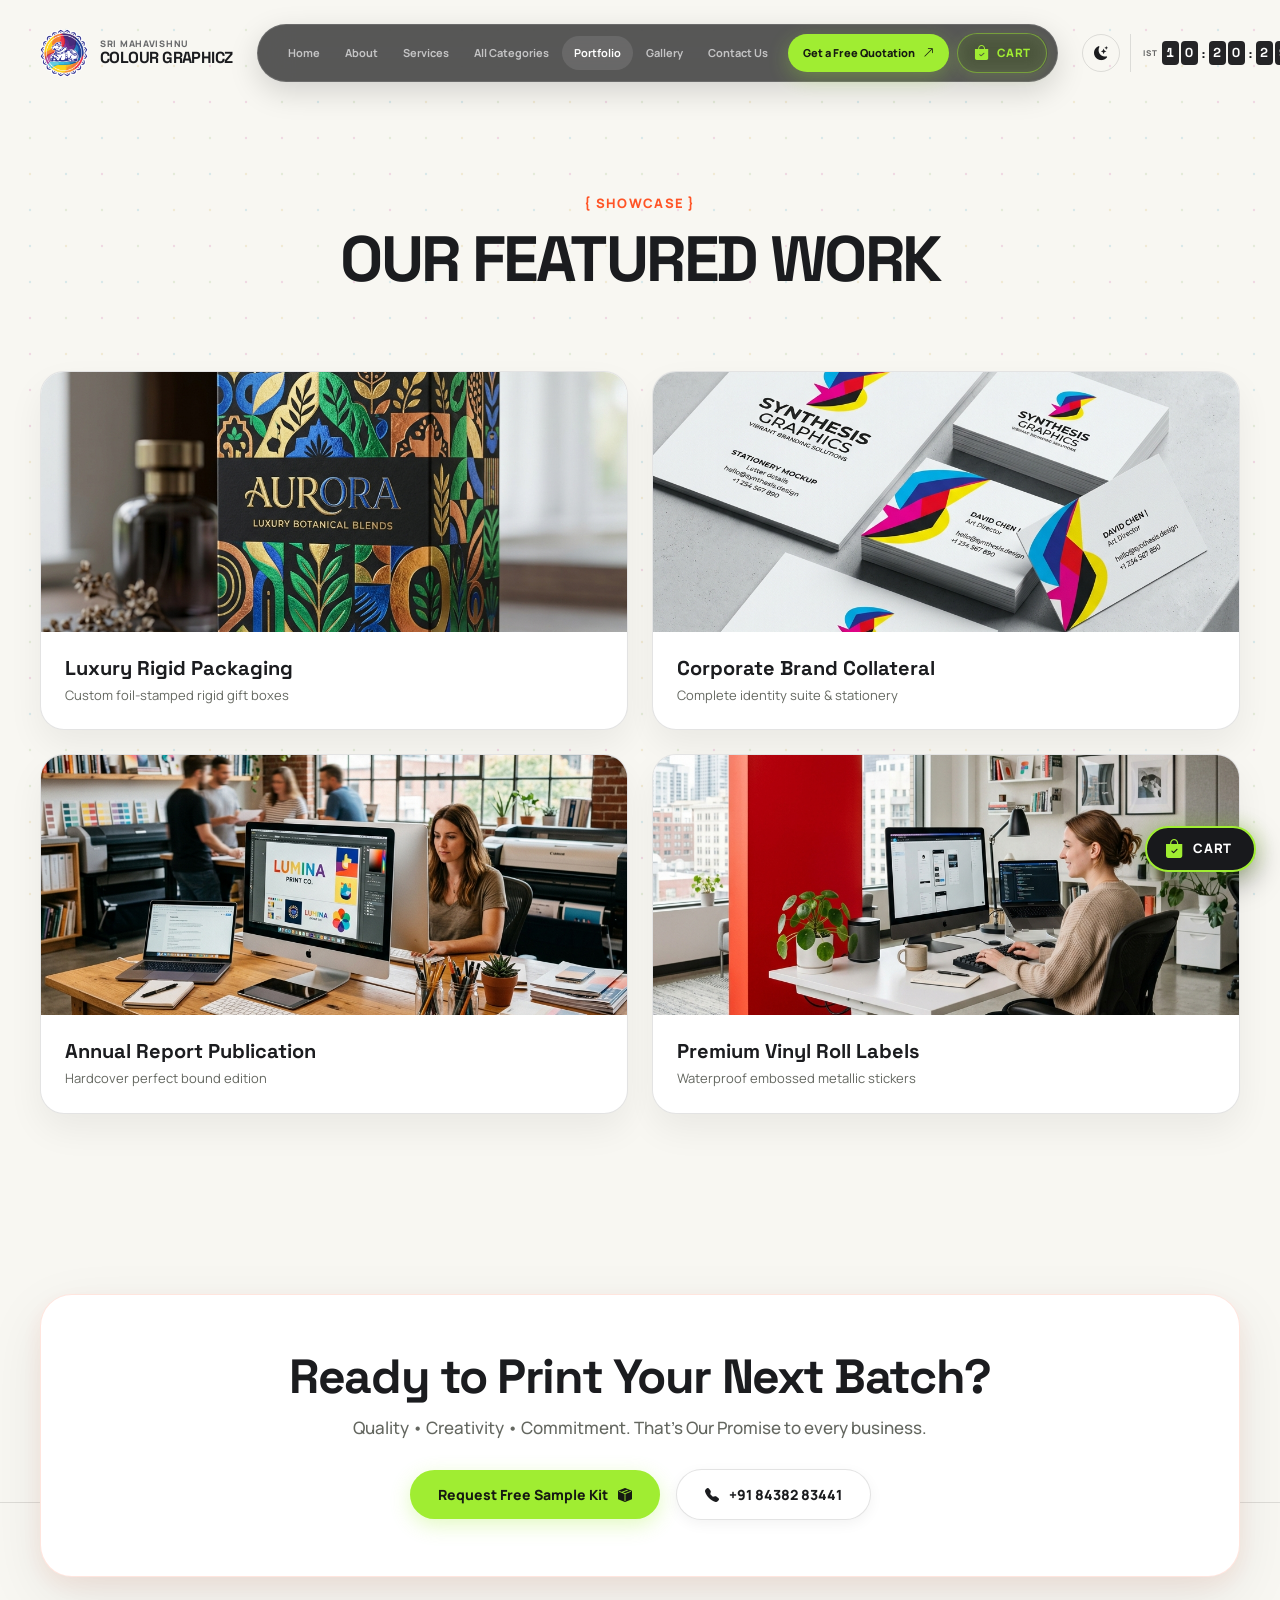
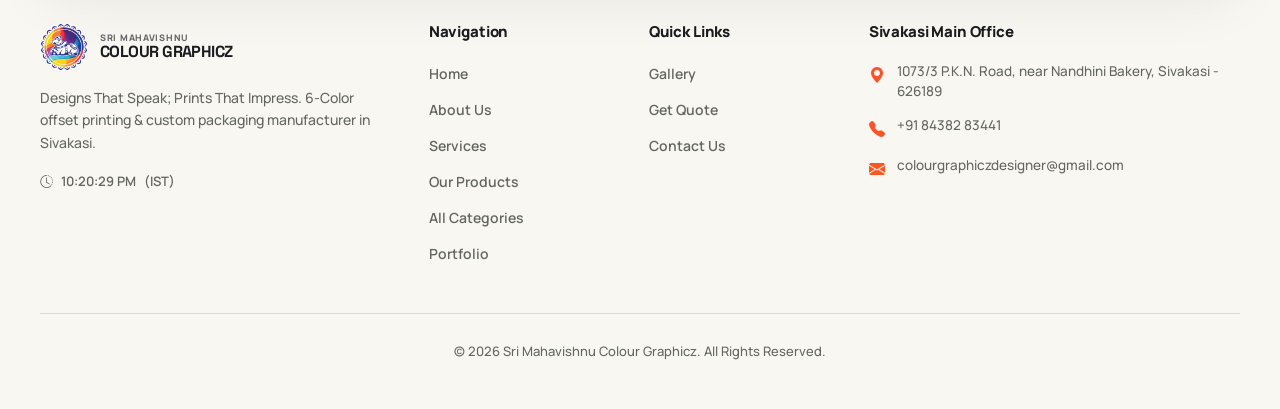
<file: pages/portfolio.html>
<!doctype html>
<html lang="en">

<head>
  <meta charset="utf-8">
  <meta name="viewport" content="width=device-width, initial-scale=1">
  <meta name="description" content="Portfolio - Sri Mahavishnu Colour Graphicz: Explore Featured Design, Print & Packaging Projects">
  <title>Portfolio | Sri Mahavishnu Colour Graphicz</title>

  <link rel="preconnect" href="https://fonts.googleapis.com">
  <link rel="preconnect" href="https://fonts.gstatic.com" crossorigin>
  <link href="https://fonts.googleapis.com/css2?family=Manrope:wght@400;500;600;700;800&family=Space+Grotesk:wght@500;600;700&display=swap" rel="stylesheet">

  <link href="https://cdn.jsdelivr.net/npm/bootstrap@5.3.3/dist/css/bootstrap.min.css" rel="stylesheet">
  <link href="https://cdn.jsdelivr.net/npm/bootstrap-icons@1.11.3/font/bootstrap-icons.min.css" rel="stylesheet">
  <link rel="stylesheet" href="../css/main.css">
  <link rel="stylesheet" href="../css/pages.css">
  <link rel="stylesheet" href="../css/responsive.css">
</head>

<body>
  <!-- Global Interactive Dot-Grid Canvas Background (Covers entire Body / all sections) -->
  <canvas id="globalDotGridCanvas"></canvas>

  <header class="site-header" id="top">
    <div class="site-container header-row">
      <a class="brand" href="../index.html" aria-label="Sri Mahavishnu Colour Graphicz home">
        <span class="brand-mark">
          <img src="../assets/images/logo/colour-graphicz.png" alt="Sri Mahavishnu Colour Graphicz logo">
        </span>
        <span class="brand-copy">
          <span>Sri Mahavishnu</span>
          <strong>Colour Graphicz</strong>
        </span>
      </a>

      <div class="navbar-capsule navbar navbar-expand-lg" aria-label="Primary navigation">
        <div class="collapse navbar-collapse" id="siteNavigation">
          <ul class="navbar-nav nav-links mx-auto">
            <li class="nav-item"><a class="nav-link" href="../index.html">Home</a></li>
            <li class="nav-item"><a class="nav-link" href="about.html">About</a></li>
            <li class="nav-item"><a class="nav-link" href="services.html">Services</a></li>
            <li class="nav-item"><a class="nav-link" href="all-categories.html">All Categories</a></li>
            <li class="nav-item"><a class="nav-link active" aria-current="page" href="portfolio.html">Portfolio</a></li>
            <li class="nav-item"><a class="nav-link" href="gallery.html">Gallery</a></li>
            <li class="nav-item"><a class="nav-link" href="contact.html">Contact Us</a></li>
          </ul>
          <div class="d-flex align-items-center gap-2">
            <a class="quote-button" href="quotation.html">Get a Free Quotation <i class="bi bi-arrow-up-right"></i></a>
            <button type="button" class="nav-cart-btn" data-bs-toggle="offcanvas" data-bs-target="#smcgCartOffcanvas" aria-label="View Cart">
              <i class="bi bi-bag-check-fill"></i>
              <span>Cart</span>
              <span class="nav-cart-badge" id="navCartBadge">0</span>
            </button>
          </div>
        </div>
      </div>

      <div class="utility-tray header-actions" aria-label="Controls">
        <button class="mobile-menu-btn nav-toggle" type="button" data-bs-toggle="collapse" data-bs-target="#siteNavigation" aria-controls="siteNavigation" aria-expanded="false" aria-label="Toggle navigation">
          <i class="bi bi-list"></i>
          <span class="menu-text">Menu</span>
        </button>

        <button class="theme-toggle" type="button" id="themeToggleBtn" aria-label="Toggle dark mode" title="Toggle dark mode">
          <i class="bi bi-moon-stars-fill"></i>
        </button>

        <div class="flip-clock" aria-label="Current India time">
          <span class="clock-zone">IST</span>
          <div class="clock-digits" id="indiaClock">
            <span class="clock-digit">0</span><span class="clock-digit">0</span><span class="clock-separator">:</span><span class="clock-digit">0</span><span class="clock-digit">0</span><span class="clock-separator">:</span><span class="clock-digit">0</span><span class="clock-digit">0</span>
          </div>
          <span class="clock-meridiem" id="clockMeridiem">AM</span>
        </div>
      </div>
    </div>
  </header>

  <main>
    <section class="page-banner">
      <div class="site-container">
        <div class="banner-kicker">{ Showcase }</div>
        <h1 class="banner-title">Our Featured Work</h1>
      </div>
    </section>

    <section>
      <div class="site-container portfolio-grid">
        <div class="portfolio-card"><img src="../assets/images/services/packaging.png" alt="Luxury Packaging Project"><div class="portfolio-info"><h3>Luxury Rigid Packaging</h3><p>Custom foil-stamped rigid gift boxes</p></div></div>
        <div class="portfolio-card"><img src="../assets/images/services/branding.png" alt="Corporate Branding"><div class="portfolio-info"><h3>Corporate Brand Collateral</h3><p>Complete identity suite & stationery</p></div></div>
        <div class="portfolio-card"><img src="../assets/images/agency_main.png" alt="Commercial Printing"><div class="portfolio-info"><h3>Annual Report Publication</h3><p>Hardcover perfect bound edition</p></div></div>
        <div class="portfolio-card"><img src="../assets/images/agency_desk.png" alt="Die-Cut Stickers"><div class="portfolio-info"><h3>Premium Vinyl Roll Labels</h3><p>Waterproof embossed metallic stickers</p></div></div>
      </div>
    </section>
  </main>

  <!-- Floating CTA Card Banner -->
  <section class="site-cta-section">
    <div class="site-container">
      <div class="site-cta-card">
        <h2 class="site-cta-title">Ready to Print Your Next Batch?</h2>
        <p class="site-cta-subtitle">Quality • Creativity • Commitment. That's Our Promise to every business.</p>
        <div class="site-cta-actions">
          <a class="btn-cta-primary" href="quotation.html">
            Request Free Sample Kit <i class="bi bi-box-seam-fill"></i>
          </a>
          <a class="btn-cta-phone" href="tel:+918438283441">
            <i class="bi bi-telephone-fill"></i> +91 84382 83441
          </a>
        </div>
      </div>
    </div>
  </section>

  <!-- Main Site Footer -->
  <footer class="site-footer">
    <div class="site-container">
      <div class="footer-grid">
        <!-- Col 1: Brand & Slogan -->
        <div class="footer-col footer-col-brand">
          <a class="brand footer-brand" href="../index.html">
            <span class="brand-mark">
              <img src="../assets/images/logo/colour-graphicz.png" alt="Sri Mahavishnu Colour Graphicz logo">
            </span>
            <span class="brand-copy">
              <span>Sri Mahavishnu</span>
              <strong>Colour Graphicz</strong>
            </span>
          </a>
          <p class="footer-desc">
            Designs That Speak; Prints That Impress. 6-Color offset printing & custom packaging manufacturer in Sivakasi.
          </p>
          <div class="footer-clock-box">
            <i class="bi bi-clock-history"></i>
            <span id="footerClockTime">07:42:51 PM</span> (IST)
          </div>
        </div>

        <!-- Col 2: Navigation -->
        <div class="footer-col">
          <h4 class="footer-heading">Navigation</h4>
          <ul class="footer-links">
            <li><a href="../index.html">Home</a></li>
            <li><a href="about.html">About Us</a></li>
            <li><a href="services.html">Services</a></li>
            <li><a href="products.html">Our Products</a></li>
            <li><a href="all-categories.html">All Categories</a></li>
            <li><a href="portfolio.html">Portfolio</a></li>
          </ul>
        </div>

        <!-- Col 3: Quick Links -->
        <div class="footer-col">
          <h4 class="footer-heading">Quick Links</h4>
          <ul class="footer-links">
            <li><a href="gallery.html">Gallery</a></li>
            <li><a href="quotation.html">Get Quote</a></li>
            <li><a href="contact.html">Contact Us</a></li>
          </ul>
        </div>

        <!-- Col 4: Main Office Contact Info -->
        <div class="footer-col footer-col-contact">
          <h4 class="footer-heading">Sivakasi Main Office</h4>
          <ul class="footer-contact-list">
            <li>
              <i class="bi bi-geo-alt-fill"></i>
              <span>1073/3 P.K.N. Road, near Nandhini Bakery, Sivakasi - 626189</span>
            </li>
            <li>
              <i class="bi bi-telephone-fill"></i>
              <a href="tel:+918438283441">+91 84382 83441</a>
            </li>
            <li>
              <i class="bi bi-envelope-fill"></i>
              <a href="mailto:colourgraphiczdesigner@gmail.com">colourgraphiczdesigner@gmail.com</a>
            </li>
          </ul>
        </div>
      </div>

      <div class="footer-bottom-bar">
        <p>© 2026 Sri Mahavishnu Colour Graphicz. All Rights Reserved.</p>
      </div>
    </div>
  </footer>

  <!-- Bootstrap 5 JS Bundle -->
  <script src="https://cdn.jsdelivr.net/npm/bootstrap@5.3.3/dist/js/bootstrap.bundle.min.js"></script>
  <!-- Modular Scripts -->
  <script src="../js/theme.js"></script>
  <script src="../js/clock.js"></script>
  <script src="../js/canvas.js"></script>
  <script src="../js/navbar.js"></script>
  <script src="../js/cart.js"></script>
</body>
</html>
</file>
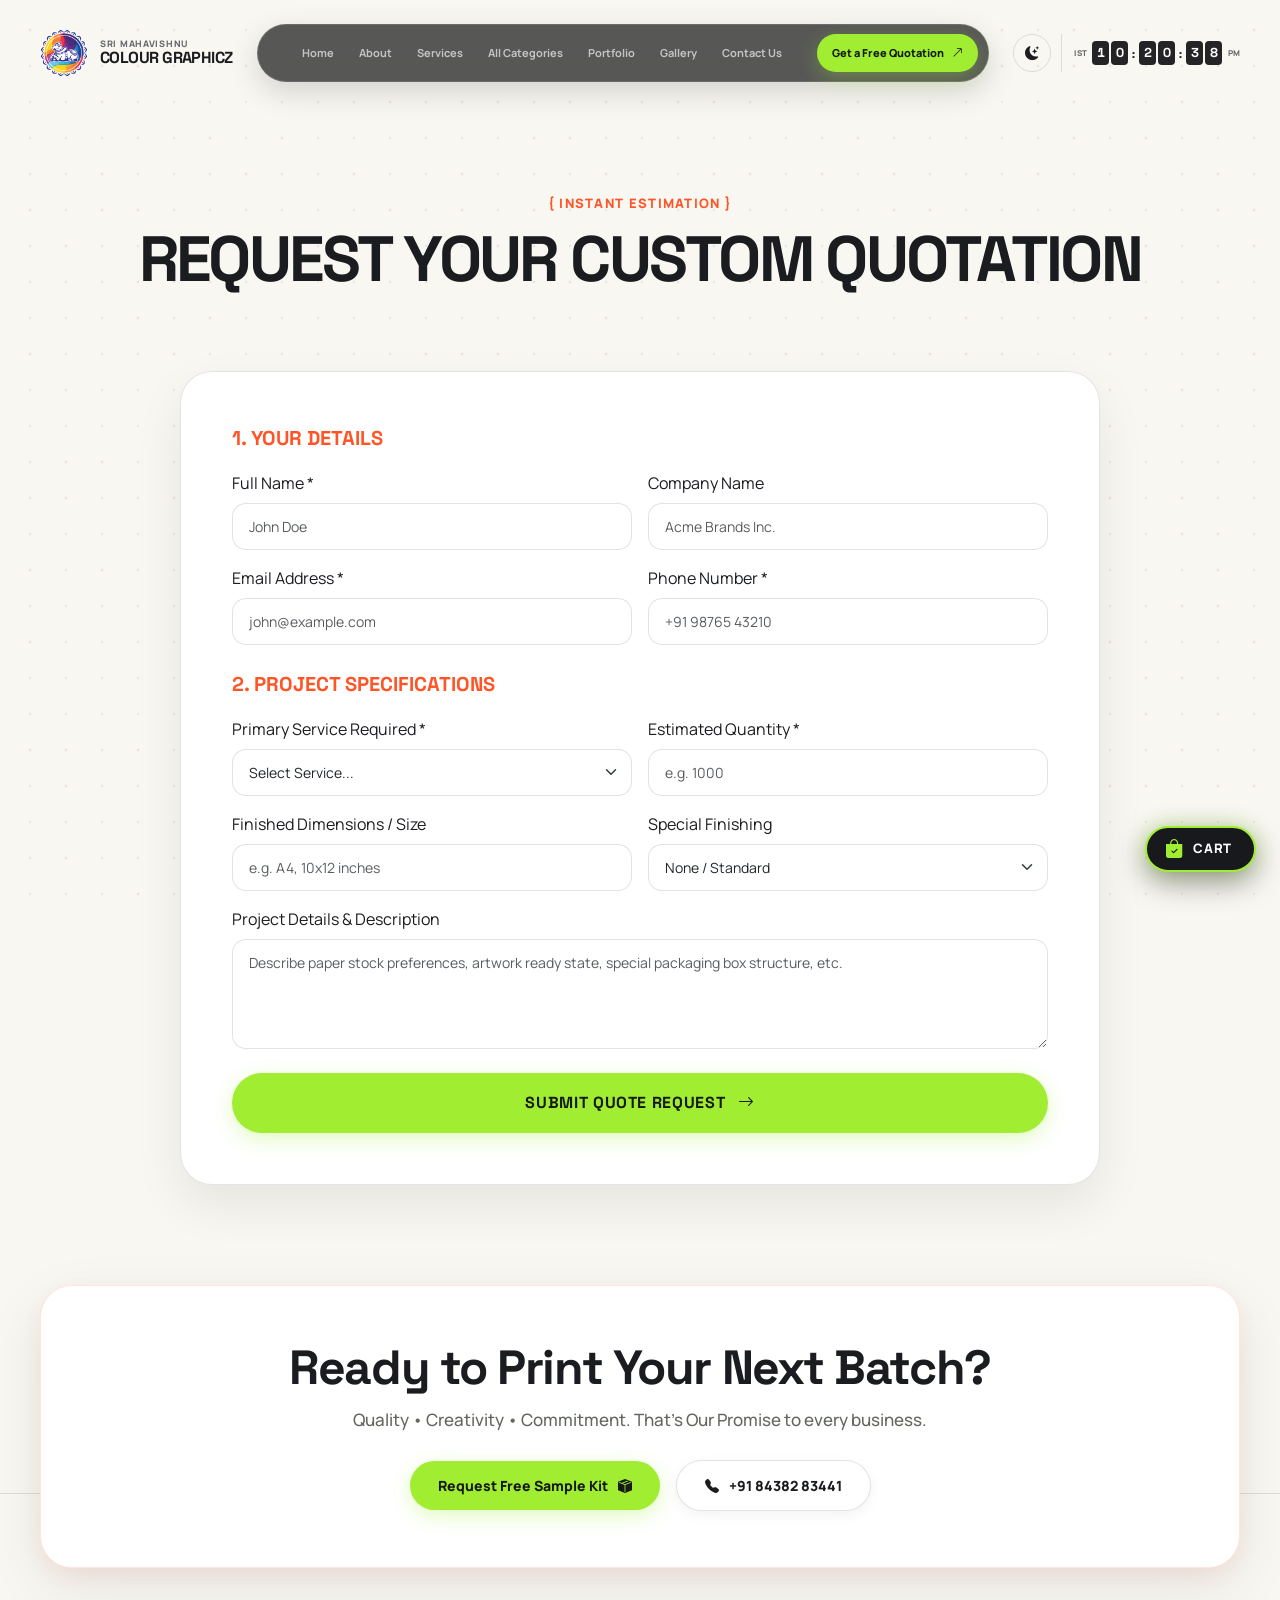
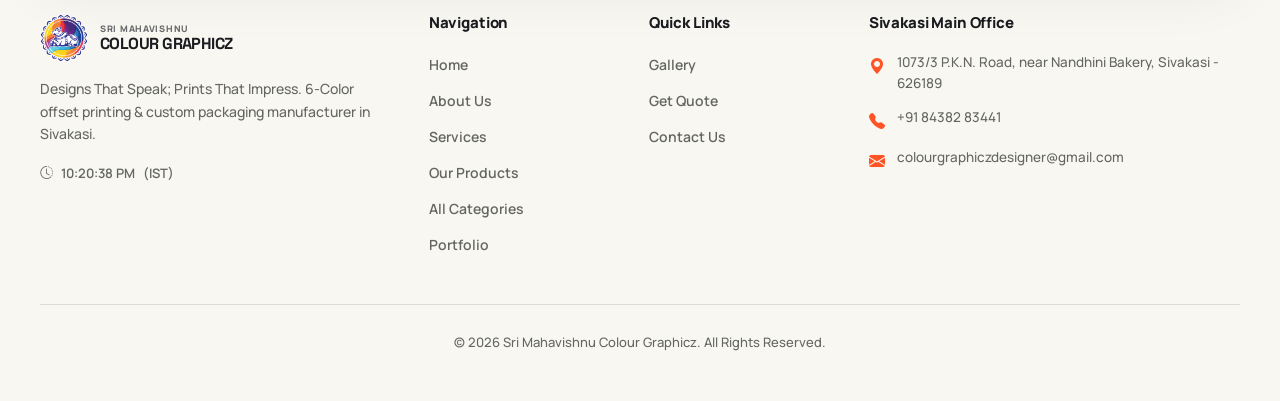
<file: pages/quotation.html>
<!doctype html>
<html lang="en">

<head>
  <meta charset="utf-8">
  <meta name="viewport" content="width=device-width, initial-scale=1">
  <meta name="description" content="Request a Free Quote - Sri Mahavishnu Colour Graphicz: Get instant custom print & packaging quotes">
  <title>Get a Free Quotation | Sri Mahavishnu Colour Graphicz</title>

  <link rel="preconnect" href="https://fonts.googleapis.com">
  <link rel="preconnect" href="https://fonts.gstatic.com" crossorigin>
  <link href="https://fonts.googleapis.com/css2?family=Manrope:wght@400;500;600;700;800&family=Space+Grotesk:wght@500;600;700&display=swap" rel="stylesheet">

  <!-- Bootstrap 5 CSS & Icons -->
  <link href="https://cdn.jsdelivr.net/npm/bootstrap@5.3.3/dist/css/bootstrap.min.css" rel="stylesheet">
  <link href="https://cdn.jsdelivr.net/npm/bootstrap-icons@1.11.3/font/bootstrap-icons.min.css" rel="stylesheet">
  <link rel="stylesheet" href="../css/main.css">
  <link rel="stylesheet" href="../css/pages.css">
  <link rel="stylesheet" href="../css/responsive.css">
</head>

<body>
  <!-- Global Interactive Dot-Grid Canvas Background (Covers entire Body / all sections) -->
  <canvas id="globalDotGridCanvas"></canvas>

  <header class="site-header" id="top">
    <div class="site-container header-row">
      <a class="brand" href="../index.html" aria-label="Sri Mahavishnu Colour Graphicz home">
        <span class="brand-mark">
          <img src="../assets/images/logo/colour-graphicz.png" alt="Sri Mahavishnu Colour Graphicz logo">
        </span>
        <span class="brand-copy">
          <span>Sri Mahavishnu</span>
          <strong>Colour Graphicz</strong>
        </span>
      </a>

      <div class="navbar-capsule navbar navbar-expand-lg" aria-label="Primary navigation">
        <div class="collapse navbar-collapse" id="siteNavigation">
          <ul class="navbar-nav nav-links mx-auto">
            <li class="nav-item"><a class="nav-link" href="../index.html">Home</a></li>
            <li class="nav-item"><a class="nav-link" href="about.html">About</a></li>
            <li class="nav-item"><a class="nav-link" href="services.html">Services</a></li>
            <li class="nav-item"><a class="nav-link" href="all-categories.html">All Categories</a></li>
            <li class="nav-item"><a class="nav-link" href="portfolio.html">Portfolio</a></li>
            <li class="nav-item"><a class="nav-link" href="gallery.html">Gallery</a></li>
            <li class="nav-item"><a class="nav-link" href="contact.html">Contact Us</a></li>
          </ul>
          <a class="quote-button active" href="quotation.html">Get a Free Quotation <i class="bi bi-arrow-up-right"></i></a>
        </div>
      </div>

      <div class="utility-tray header-actions" aria-label="Controls">
        <button class="mobile-menu-btn nav-toggle" type="button" data-bs-toggle="collapse" data-bs-target="#siteNavigation" aria-controls="siteNavigation" aria-expanded="false" aria-label="Toggle navigation">
          <i class="bi bi-list"></i>
          <span class="menu-text">Menu</span>
        </button>

        <button class="theme-toggle" type="button" id="themeToggleBtn" aria-label="Toggle dark mode" title="Toggle dark mode">
          <i class="bi bi-moon-stars-fill"></i>
        </button>

        <div class="flip-clock" aria-label="Current India time">
          <span class="clock-zone">IST</span>
          <div class="clock-digits" id="indiaClock">
            <span class="clock-digit">0</span><span class="clock-digit">0</span><span class="clock-separator">:</span><span class="clock-digit">0</span><span class="clock-digit">0</span><span class="clock-separator">:</span><span class="clock-digit">0</span><span class="clock-digit">0</span>
          </div>
          <span class="clock-meridiem" id="clockMeridiem">AM</span>
        </div>
      </div>
    </div>
  </header>

  <main>
    <section class="page-banner">
      <div class="site-container">
        <div class="banner-kicker">{ Instant Estimation }</div>
        <h1 class="banner-title">Request Your Custom Quotation</h1>
      </div>
    </section>

    <section>
      <div class="site-container">
        <div class="quote-form-card">
          <form onsubmit="event.preventDefault(); alert('Your quote request has been received! Our print estimator will send a detailed proposal to your email within 2 hours.');">
            <!-- Customer Details -->
            <div class="form-section-title">1. Your Details</div>
            <div class="row g-3 mb-4">
              <div class="col-md-6"><label class="form-label font-weight-bold">Full Name *</label><input type="text" class="form-control" placeholder="John Doe" required></div>
              <div class="col-md-6"><label class="form-label font-weight-bold">Company Name</label><input type="text" class="form-control" placeholder="Acme Brands Inc."></div>
              <div class="col-md-6"><label class="form-label font-weight-bold">Email Address *</label><input type="email" class="form-control" placeholder="john@example.com" required></div>
              <div class="col-md-6"><label class="form-label font-weight-bold">Phone Number *</label><input type="tel" class="form-control" placeholder="+91 98765 43210" required></div>
            </div>

            <!-- Project Specification -->
            <div class="form-section-title">2. Project Specifications</div>
            <div class="row g-3 mb-4">
              <div class="col-md-6">
                <label class="form-label font-weight-bold">Primary Service Required *</label>
                <select class="form-select" required>
                  <option value="">Select Service...</option>
                  <option>Brand Identity & Logo</option>
                  <option>Commercial Printing (Brochures / Catalogues)</option>
                  <option>Product Packaging & Cartons</option>
                  <option>Labels & Die-Cut Stickers</option>
                  <option>Books & Hardcover Publishing</option>
                  <option>Large Format & Signage</option>
                </select>
              </div>
              <div class="col-md-6"><label class="form-label font-weight-bold">Estimated Quantity *</label><input type="number" class="form-control" placeholder="e.g. 1000" required></div>
              <div class="col-md-6"><label class="form-label font-weight-bold">Finished Dimensions / Size</label><input type="text" class="form-control" placeholder="e.g. A4, 10x12 inches"></div>
              <div class="col-md-6">
                <label class="form-label font-weight-bold">Special Finishing</label>
                <select class="form-select">
                  <option>None / Standard</option>
                  <option>Spot UV Coating</option>
                  <option>Gold / Silver Foil Stamping</option>
                  <option>Matte Lamination</option>
                  <option>Embossing / Debossing</option>
                </select>
              </div>
              <div class="col-12"><label class="form-label font-weight-bold">Project Details & Description</label><textarea class="form-control" rows="4" placeholder="Describe paper stock preferences, artwork ready state, special packaging box structure, etc."></textarea></div>
            </div>

            <button type="submit" class="btn-submit-quote">Submit Quote Request <i class="bi bi-arrow-right ms-2"></i></button>
          </form>
        </div>
      </div>
    </section>
  </main>

  <!-- Floating CTA Card Banner -->
  <section class="site-cta-section">
    <div class="site-container">
      <div class="site-cta-card">
        <h2 class="site-cta-title">Ready to Print Your Next Batch?</h2>
        <p class="site-cta-subtitle">Quality • Creativity • Commitment. That's Our Promise to every business.</p>
        <div class="site-cta-actions">
          <a class="btn-cta-primary" href="quotation.html">
            Request Free Sample Kit <i class="bi bi-box-seam-fill"></i>
          </a>
          <a class="btn-cta-phone" href="tel:+918438283441">
            <i class="bi bi-telephone-fill"></i> +91 84382 83441
          </a>
        </div>
      </div>
    </div>
  </section>

  <!-- Main Site Footer -->
  <footer class="site-footer">
    <div class="site-container">
      <div class="footer-grid">
        <!-- Col 1: Brand & Slogan -->
        <div class="footer-col footer-col-brand">
          <a class="brand footer-brand" href="../index.html">
            <span class="brand-mark">
              <img src="../assets/images/logo/colour-graphicz.png" alt="Sri Mahavishnu Colour Graphicz logo">
            </span>
            <span class="brand-copy">
              <span>Sri Mahavishnu</span>
              <strong>Colour Graphicz</strong>
            </span>
          </a>
          <p class="footer-desc">
            Designs That Speak; Prints That Impress. 6-Color offset printing & custom packaging manufacturer in Sivakasi.
          </p>
          <div class="footer-clock-box">
            <i class="bi bi-clock-history"></i>
            <span id="footerClockTime">07:42:51 PM</span> (IST)
          </div>
        </div>

        <!-- Col 2: Navigation -->
        <div class="footer-col">
          <h4 class="footer-heading">Navigation</h4>
          <ul class="footer-links">
            <li><a href="../index.html">Home</a></li>
            <li><a href="about.html">About Us</a></li>
            <li><a href="services.html">Services</a></li>
            <li><a href="products.html">Our Products</a></li>
            <li><a href="all-categories.html">All Categories</a></li>
            <li><a href="portfolio.html">Portfolio</a></li>
          </ul>
        </div>

        <!-- Col 3: Quick Links -->
        <div class="footer-col">
          <h4 class="footer-heading">Quick Links</h4>
          <ul class="footer-links">
            <li><a href="gallery.html">Gallery</a></li>
            <li><a href="quotation.html">Get Quote</a></li>
            <li><a href="contact.html">Contact Us</a></li>
          </ul>
        </div>

        <!-- Col 4: Main Office Contact Info -->
        <div class="footer-col footer-col-contact">
          <h4 class="footer-heading">Sivakasi Main Office</h4>
          <ul class="footer-contact-list">
            <li>
              <i class="bi bi-geo-alt-fill"></i>
              <span>1073/3 P.K.N. Road, near Nandhini Bakery, Sivakasi - 626189</span>
            </li>
            <li>
              <i class="bi bi-telephone-fill"></i>
              <a href="tel:+918438283441">+91 84382 83441</a>
            </li>
            <li>
              <i class="bi bi-envelope-fill"></i>
              <a href="mailto:colourgraphiczdesigner@gmail.com">colourgraphiczdesigner@gmail.com</a>
            </li>
          </ul>
        </div>
      </div>

      <div class="footer-bottom-bar">
        <p>© 2026 Sri Mahavishnu Colour Graphicz. All Rights Reserved.</p>
      </div>
    </div>
  </footer>

  <!-- Bootstrap 5 JS Bundle -->
  <script src="https://cdn.jsdelivr.net/npm/bootstrap@5.3.3/dist/js/bootstrap.bundle.min.js"></script>
  <!-- Modular Scripts -->
  <script src="../js/theme.js"></script>
  <script src="../js/clock.js"></script>
  <script src="../js/canvas.js"></script>
  <script src="../js/navbar.js"></script>
  <script src="../js/cart.js"></script>
</body>
</html>
</file>
<file: css/main.css>
:root {
  --ink: #1b1c1f;
  --paper: #f8f7f2;
  --line: rgba(27, 28, 31, 0.12);
  --accent: #A0ED32;
  --accent-hover: #8ed42b;
  --coral: #ff5426;
  --subtext: #646760;
  --card-bg: rgba(255, 255, 255, 0.75);
  --sans: "Manrope", Arial, sans-serif;
  --display: "Space Grotesk", Arial, sans-serif;
}

* {
  box-sizing: border-box;
}

html {
  scroll-behavior: smooth;
}

/* Common Body Background for ALL Sections */
body {
  margin: 0;
  min-height: 100vh;
  background:
    radial-gradient(ellipse 60% 50% at 80% 15%, rgba(0, 174, 239, 0.16), transparent 60%),
    radial-gradient(ellipse 55% 45% at 15% 85%, rgba(236, 0, 140, 0.14), transparent 60%),
    var(--paper);
  color: var(--ink);
  font-family: var(--sans);
  transition: background-color 250ms ease, color 250ms ease;
  overflow-x: hidden;
  position: relative;
}

body.dark-mode {
  --ink: #f8f7f2;
  --paper: #111214;
  --line: rgba(248, 247, 242, 0.14);
  --accent: #d9ee46;
  --accent-hover: #efff64;
  --coral: #ff6033;
  --subtext: #a4a7a0;
  --card-bg: rgba(26, 28, 33, 0.75);

  background:
    radial-gradient(ellipse 60% 50% at 80% 15%, rgba(0, 174, 239, 0.18), transparent 60%),
    radial-gradient(ellipse 55% 45% at 15% 85%, rgba(236, 0, 140, 0.16), transparent 60%),
    #111214;
}

/* Global Fixed Dot-Grid Canvas Background */
#globalDotGridCanvas {
  position: fixed;
  top: 0;
  left: 0;
  width: 100vw;
  height: 100vh;
  pointer-events: none;
  z-index: 0;
  opacity: 0.85;
}

.site-container {
  width: min(100% - 48px, 1440px);
  margin: 0 auto;
  position: relative;
  z-index: 2;
}

/* Header & Navbar Styling */
.site-header {
  position: sticky;
  top: 0;
  z-index: 1030;
  padding: 24px 0 12px;
  background: transparent;
  transition: padding 250ms cubic-bezier(0.16, 1, 0.3, 1), background 250ms ease, backdrop-filter 250ms ease, box-shadow 250ms ease;
}

.site-header.is-scrolled {
  padding: 12px 0 12px;
  background: rgba(248, 247, 242, 0.78);
  backdrop-filter: blur(20px) saturate(180%);
  -webkit-backdrop-filter: blur(20px) saturate(180%);
  border-bottom: 1px solid rgba(27, 28, 31, 0.08);
  box-shadow: 0 10px 30px rgba(0, 0, 0, 0.06);
}

body.dark-mode .site-header.is-scrolled {
  background: rgba(17, 18, 20, 0.82);
  backdrop-filter: blur(20px) saturate(180%);
  -webkit-backdrop-filter: blur(20px) saturate(180%);
  border-bottom: 1px solid rgba(248, 247, 242, 0.08);
  box-shadow: 0 10px 35px rgba(0, 0, 0, 0.35);
}

.header-row {
  display: flex;
  align-items: center;
  justify-content: space-between;
  gap: 24px;
}

.brand {
  display: inline-flex;
  align-items: center;
  gap: 12px;
  text-decoration: none;
  flex-shrink: 0;
}

.brand-mark {
  width: 48px;
  height: 48px;
  display: flex;
  align-items: center;
  justify-content: center;
}

.brand-mark img {
  width: 100%;
  height: 100%;
  object-fit: contain;
}

.brand-copy {
  display: flex;
  flex-direction: column;
  text-transform: uppercase;
  line-height: 1.05;
  letter-spacing: -0.035em;
}

.brand-copy span {
  font-size: 9px;
  font-weight: 800;
  letter-spacing: 0.08em;
  color: #67686a;
}

body.dark-mode .brand-copy span {
  color: #a4a7a0;
}

.brand-copy strong {
  margin-top: 2px;
  font-family: var(--display);
  font-size: 16px;
  font-weight: 800;
  color: var(--ink);
}

.navbar-capsule {
  position: relative;
  flex: 0 1 auto;
  width: min(100%, 1060px);
  min-height: 58px;
  padding: 0 10px 0 18px;
  border-radius: 30px;
  background: rgba(59, 59, 59, 0.85);
  color: #f9f9f7;
  backdrop-filter: blur(16px);
  -webkit-backdrop-filter: blur(16px);
  border: 1px solid rgba(255, 255, 255, 0.12);
  box-shadow: 0 10px 30px rgba(0, 0, 0, 0.15);
  transition: background 250ms ease, border-color 250ms ease, box-shadow 250ms ease, backdrop-filter 250ms ease;
}

.site-header.is-scrolled .navbar-capsule {
  background: rgba(30, 30, 32, 0.85);
  backdrop-filter: blur(20px) saturate(180%);
  -webkit-backdrop-filter: blur(20px) saturate(180%);
  border: 1px solid rgba(255, 255, 255, 0.2);
  box-shadow: 0 12px 35px rgba(0, 0, 0, 0.25);
}

body.dark-mode .navbar-capsule {
  background: rgba(37, 38, 41, 0.85);
  border: 1px solid rgba(255, 255, 255, 0.1);
  box-shadow: 0 10px 35px rgba(0, 0, 0, 0.4);
}

body.dark-mode .site-header.is-scrolled .navbar-capsule {
  background: rgba(22, 23, 26, 0.88);
  border: 1px solid rgba(255, 255, 255, 0.18);
}

.nav-links .nav-link {
  padding: 9px 14px !important;
  border-radius: 999px;
  color: #c4c4c5;
  font-size: 12px;
  font-weight: 700;
  transition: color 180ms ease, background-color 180ms ease;
}

.nav-links .nav-link:hover,
.nav-links .nav-link:focus-visible {
  background: rgba(160, 237, 50, 0.15);
  color: var(--accent);
}

.nav-links .nav-link.active {
  color: #fff;
  background: rgba(255, 255, 255, 0.1);
}

.quote-button {
  display: inline-flex;
  align-items: center;
  gap: 8px;
  min-height: 40px;
  margin-left: 10px;
  padding: 10px 18px;
  border-radius: 999px;
  background: var(--accent);
  color: #161a12;
  font-size: 11px;
  font-weight: 800;
  text-decoration: none;
  box-shadow: 0 4px 12px rgba(160, 237, 50, 0.25);
  transition: background 180ms ease, transform 180ms ease, box-shadow 180ms ease;
}

.quote-button:hover {
  background: #c0ff65;
  color: #111;
  transform: translateY(-2px);
  box-shadow: 0 6px 18px rgba(160, 237, 50, 0.4);
}

/* ═══════════════════════════════════════════════════════════════
   NAVBAR CART BUTTON & BADGE (Home & Global Header)
   ═══════════════════════════════════════════════════════════════ */
.nav-cart-btn {
  position: relative;
  display: inline-flex;
  align-items: center;
  justify-content: center;
  gap: 8px;
  min-height: 40px;
  padding: 9px 16px;
  border-radius: 999px;
  background: rgba(160, 237, 50, 0.13);
  border: 1.5px solid rgba(160, 237, 50, 0.45);
  color: #A0ED32;
  font-family: var(--sans);
  font-size: 11.5px;
  font-weight: 800;
  letter-spacing: 0.03em;
  text-transform: uppercase;
  white-space: nowrap;
  cursor: pointer;
  text-decoration: none;
  flex-shrink: 0;
  box-shadow: 0 4px 14px rgba(160, 237, 50, 0.15);
  backdrop-filter: blur(10px);
  -webkit-backdrop-filter: blur(10px);
  transition: background 200ms ease, border-color 200ms ease, transform 200ms cubic-bezier(0.16, 1, 0.3, 1), box-shadow 200ms ease, color 200ms ease;
}

.nav-cart-btn:hover {
  background: rgba(160, 237, 50, 0.26);
  border-color: #A0ED32;
  color: #bcf84b;
  transform: translateY(-2px);
  box-shadow: 0 6px 22px rgba(160, 237, 50, 0.38);
}

.nav-cart-btn:active {
  transform: translateY(0) scale(0.96);
  box-shadow: 0 2px 8px rgba(160, 237, 50, 0.2);
}

.nav-cart-btn:focus-visible {
  outline: 2px solid #A0ED32;
  outline-offset: 3px;
}

.nav-cart-btn i {
  font-size: 15px;
  line-height: 1;
  color: inherit;
  transition: transform 220ms ease;
}

.nav-cart-btn:hover i {
  transform: scale(1.15) rotate(-5deg);
}

.nav-cart-badge {
  position: absolute;
  top: -7px;
  right: -7px;
  min-width: 20px;
  height: 20px;
  border-radius: 999px;
  background: linear-gradient(135deg, #ff5426 0%, #d42e05 100%);
  color: #ffffff;
  font-family: var(--sans);
  font-size: 10px;
  font-weight: 800;
  display: none;
  align-items: center;
  justify-content: center;
  padding: 0 5px;
  border: 2px solid #28292d;
  box-shadow: 0 2px 10px rgba(255, 84, 38, 0.65);
  line-height: 1;
  z-index: 2;
  pointer-events: none;
}

.nav-cart-badge.has-items {
  display: inline-flex !important;
  animation: cartBadgeBounce 400ms cubic-bezier(0.175, 0.885, 0.32, 1.275);
}

@keyframes cartBadgeBounce {
  0% { transform: scale(0.4); opacity: 0; }
  60% { transform: scale(1.25); opacity: 1; }
  100% { transform: scale(1); opacity: 1; }
}

body.dark-mode .nav-cart-btn {
  background: rgba(160, 237, 50, 0.12);
  border-color: rgba(160, 237, 50, 0.4);
  color: #A0ED32;
}

body.dark-mode .nav-cart-badge {
  border-color: #17181c;
}

/* ═══════════════════════════════════════════════════════════════
   FLOATING CART BUTTON (Global across all pages)
   ═══════════════════════════════════════════════════════════════ */
/* ═══════════════════════════════════════════════════════════════
   FLOATING CART BUTTON (Unified Pill FAB - Desktop / Laptop / Tab)
   ═══════════════════════════════════════════════════════════════ */
.floating-cart-btn {
  position: fixed !important;
  bottom: 28px !important;
  right: 24px !important;
  z-index: 1050 !important;
  display: inline-flex !important;
  align-items: center !important;
  justify-content: center !important;
  gap: 9px !important;
  padding: 11px 22px 11px 18px !important;
  border-radius: 999px !important;
  background: #18191c !important;
  border: 2px solid #A0ED32 !important;
  color: #ffffff !important;
  box-shadow: 0 10px 30px rgba(0, 0, 0, 0.4), 0 0 20px rgba(160, 237, 50, 0.35) !important;
  cursor: pointer !important;
  text-decoration: none !important;
  font-family: var(--sans) !important;
  font-weight: 800 !important;
  font-size: 13px !important;
  letter-spacing: 0.05em !important;
  text-transform: uppercase !important;
  outline: none !important;
  transition: transform 220ms cubic-bezier(0.16, 1, 0.3, 1), box-shadow 220ms ease, background 200ms ease !important;
}

.floating-cart-btn:hover {
  transform: translateY(-3px) scale(1.03) !important;
  box-shadow: 0 14px 40px rgba(0, 0, 0, 0.5), 0 0 28px rgba(160, 237, 50, 0.6) !important;
  background: #23252a !important;
  border-color: #bcf84b !important;
  color: #ffffff !important;
}

.floating-cart-btn .floating-cart-icon-wrap {
  position: relative !important;
  display: inline-flex !important;
  align-items: center !important;
  justify-content: center !important;
  font-size: 19px !important;
  color: #A0ED32 !important;
  line-height: 1 !important;
}

.floating-cart-btn .floating-cart-badge {
  position: absolute !important;
  top: -8px !important;
  right: -10px !important;
  min-width: 20px !important;
  height: 20px !important;
  border-radius: 999px !important;
  background: linear-gradient(135deg, #ff5426 0%, #d42e05 100%) !important;
  color: #ffffff !important;
  font-size: 10.5px !important;
  font-weight: 800 !important;
  border: 2px solid #18191c !important;
  display: none;
  align-items: center !important;
  justify-content: center !important;
  padding: 0 5px !important;
  box-shadow: 0 2px 8px rgba(255, 84, 38, 0.6) !important;
  line-height: 1 !important;
}

.floating-cart-btn .floating-cart-badge.has-items {
  display: inline-flex !important;
}

.floating-cart-btn .floating-cart-text {
  font-size: 13px !important;
  font-weight: 800 !important;
  color: #ffffff !important;
  letter-spacing: 0.05em !important;
}

body.dark-mode .floating-cart-btn {
  background: #0d0e10 !important;
  border-color: #A0ED32 !important;
  box-shadow: 0 10px 32px rgba(0, 0, 0, 0.7), 0 0 24px rgba(160, 237, 50, 0.28) !important;
}

body.dark-mode .floating-cart-btn .floating-cart-badge {
  border-color: #0d0e10 !important;
}

/* ═══════════════════════════════════════════════════════════════
   ORDER PLACEMENT MODAL & FEATURE CUSTOMIZER MODAL
   ═══════════════════════════════════════════════════════════════ */
.smcg-order-modal .modal-content,
.smcg-customizer-modal .modal-content {
  border-radius: 24px !important;
  background: #ffffff !important;
  box-shadow: 0 24px 70px rgba(0, 0, 0, 0.3) !important;
}

body.dark-mode .smcg-order-modal .modal-content,
body.dark-mode .smcg-customizer-modal .modal-content {
  background: #151619 !important;
  border: 1px solid rgba(255, 255, 255, 0.1) !important;
  box-shadow: 0 24px 80px rgba(0, 0, 0, 0.7) !important;
}

.smcg-order-modal-header,
.smcg-customizer-header {
  border-bottom: none !important;
}

/* Customizer Chips */
.cust-feature-title {
  font-family: var(--display);
  font-size: 13.5px;
  font-weight: 800;
  color: var(--ink);
  margin-bottom: 8px;
  letter-spacing: 0.02em;
}

body.dark-mode .cust-feature-title {
  color: #f8f7f2;
}

.cust-chip {
  padding: 6px 14px;
  border-radius: 999px;
  border: 1.5px solid rgba(27, 28, 31, 0.15);
  background: #ffffff;
  color: var(--ink);
  font-family: var(--sans);
  font-size: 12px;
  font-weight: 700;
  cursor: pointer;
  transition: all 180ms ease;
  user-select: none;
  display: inline-flex;
  align-items: center;
  justify-content: center;
}

.cust-chip:hover {
  background: rgba(160, 237, 50, 0.2);
  border-color: #A0ED32;
  color: #111111;
  transform: translateY(-1px);
}

.cust-chip.active {
  background: #18191c !important;
  color: #ffffff !important;
  border-color: #18191c !important;
  font-weight: 800 !important;
  box-shadow: 0 4px 12px rgba(0, 0, 0, 0.25) !important;
}

body.dark-mode .cust-chip {
  background: #1f2127;
  border-color: rgba(255, 255, 255, 0.12);
  color: #d1d4dc;
}

body.dark-mode .cust-chip:hover {
  background: rgba(160, 237, 50, 0.25);
  border-color: #A0ED32;
  color: #A0ED32;
}

body.dark-mode .cust-chip.active {
  background: #A0ED32 !important;
  color: #111214 !important;
  border-color: #A0ED32 !important;
  box-shadow: 0 4px 16px rgba(160, 237, 50, 0.4) !important;
}

/* ── Searchable Typed Dropdowns & Custom Input Boxes ── */
.cust-typed-select-box {
  position: relative;
  margin-bottom: 9px;
}

.cust-typed-select-box .input-group {
  border-radius: 12px;
  box-shadow: 0 2px 8px rgba(0, 0, 0, 0.04);
}

.cust-typed-input {
  font-size: 12.5px !important;
  font-weight: 600 !important;
  padding: 8px 12px !important;
  border-color: rgba(27, 28, 31, 0.16) !important;
  background: #ffffff !important;
  color: var(--ink) !important;
  transition: all 180ms ease !important;
}

.cust-typed-input:focus {
  border-color: #A0ED32 !important;
  box-shadow: 0 0 0 3px rgba(160, 237, 50, 0.25) !important;
}

body.dark-mode .cust-typed-input {
  background: #1c1e22 !important;
  color: #f8f7f2 !important;
  border-color: rgba(255, 255, 255, 0.14) !important;
}

body.dark-mode .cust-typed-input:focus {
  border-color: #A0ED32 !important;
  box-shadow: 0 0 0 3px rgba(160, 237, 50, 0.35) !important;
}

.cust-short-list {
  max-height: 240px;
  overflow-y: auto;
  border-radius: 14px !important;
  padding: 6px !important;
  min-width: 290px !important;
  border: 1px solid rgba(0, 0, 0, 0.09) !important;
  box-shadow: 0 14px 38px rgba(0, 0, 0, 0.12) !important;
  z-index: 1070 !important;
}

body.dark-mode .cust-short-list {
  background: #1c1e22 !important;
  border-color: rgba(255, 255, 255, 0.14) !important;
  box-shadow: 0 16px 40px rgba(0, 0, 0, 0.65) !important;
}

.cust-short-list .dropdown-item {
  font-size: 12px;
  font-weight: 600;
  padding: 7px 11px;
  border-radius: 8px;
  transition: all 140ms ease;
  display: flex;
  align-items: center;
  justify-content: space-between;
  cursor: pointer;
}

.cust-short-list .dropdown-item:hover {
  background: rgba(160, 237, 50, 0.16);
  color: #111111;
  transform: translateX(2px);
}

body.dark-mode .cust-short-list .dropdown-item {
  color: #e2e8f0;
}

body.dark-mode .cust-short-list .dropdown-item:hover {
  background: rgba(160, 237, 50, 0.24);
  color: #A0ED32;
}

.cust-short-list .dropdown-item.active {
  background: #18191c !important;
  color: #ffffff !important;
  font-weight: 700;
}

body.dark-mode .cust-short-list .dropdown-item.active {
  background: #A0ED32 !important;
  color: #111214 !important;
  font-weight: 800;
}

.cust-custom-input-box {
  animation: slideDownCustom 200ms ease-out forwards;
}

@keyframes slideDownCustom {
  from {
    opacity: 0;
    transform: translateY(-6px);
  }
  to {
    opacity: 1;
    transform: translateY(0);
  }
}

.cust-custom-field {
  font-size: 12px !important;
  font-weight: 600 !important;
  border-color: rgba(160, 237, 50, 0.6) !important;
  background: rgba(160, 237, 50, 0.06) !important;
  color: var(--ink) !important;
}

.cust-custom-field:focus {
  border-color: #A0ED32 !important;
  box-shadow: 0 0 0 3px rgba(160, 237, 50, 0.3) !important;
}

body.dark-mode .cust-custom-field {
  background: rgba(160, 237, 50, 0.1) !important;
  color: #f8f7f2 !important;
}

/* Feature pill on product cards */
.spec-pill {
  font-family: var(--sans);
  font-size: 11px;
  font-weight: 700;
  padding: 4px 11px;
  border-radius: 999px;
  background: rgba(160, 237, 50, 0.28);
  color: #162106;
  border: 1px solid rgba(160, 237, 50, 0.55);
  cursor: pointer;
  transition: all 180ms ease;
  user-select: none;
  display: inline-flex;
  align-items: center;
  justify-content: center;
}

.spec-pill:hover {
  background: #A0ED32;
  color: #111111;
  transform: translateY(-1px);
  box-shadow: 0 3px 10px rgba(160, 237, 50, 0.35);
}

.spec-pill.active {
  background: #1b1c1f !important;
  color: #ffffff !important;
  font-weight: 800 !important;
  border: 1px solid #1b1c1f !important;
  box-shadow: 0 2px 8px rgba(0, 0, 0, 0.25) !important;
}

body.dark-mode .spec-pill {
  background: rgba(160, 237, 50, 0.16);
  color: #c4f95d;
  border-color: rgba(160, 237, 50, 0.35);
}

body.dark-mode .spec-pill:hover {
  background: #A0ED32;
  color: #111111;
}

body.dark-mode .spec-pill.active {
  background: #f8f7f2 !important;
  color: #111214 !important;
  border-color: #f8f7f2 !important;
}

.btn-card-customize {
  display: inline-flex;
  align-items: center;
  gap: 4px;
  padding: 3px 9px;
  border-radius: 999px;
  background: rgba(160, 237, 50, 0.15);
  border: 1px solid rgba(160, 237, 50, 0.45);
  color: #A0ED32;
  font-size: 10.5px;
  font-weight: 800;
  text-transform: uppercase;
  cursor: pointer;
  transition: all 180ms ease;
}

.btn-card-customize:hover {
  background: #A0ED32;
  color: #111111;
  transform: translateY(-1px);
}

/* ═══════════════════════════════════════════════════════════════
   CART OFFCANVAS DRAWER — Premium Architecture
   ═══════════════════════════════════════════════════════════════ */
.smcg-cart-drawer {
  width: min(440px, 96vw) !important;
  border-radius: 24px 0 0 24px !important;
  background: #ffffff !important;
  border-left: 1px solid rgba(27, 28, 31, 0.08) !important;
  box-shadow: -12px 0 48px rgba(0, 0, 0, 0.14) !important;
  overflow: hidden;
}

body.dark-mode .smcg-cart-drawer {
  background: #111214 !important;
  border-left-color: rgba(255, 255, 255, 0.08) !important;
  box-shadow: -12px 0 48px rgba(0, 0, 0, 0.5) !important;
}

.smcg-cart-header {
  padding: 22px 24px !important;
  background: linear-gradient(135deg, #1b1c1f 0%, #2c2f38 100%) !important;
  border-bottom: none !important;
}

body.dark-mode .smcg-cart-header {
  background: linear-gradient(135deg, #0e0f11 0%, #1b1c1f 100%) !important;
}

.smcg-cart-header .offcanvas-title {
  font-family: var(--display);
  font-size: 18px;
  font-weight: 800;
  color: #ffffff !important;
}

.smcg-cart-header small {
  color: rgba(255, 255, 255, 0.6) !important;
  font-size: 12px;
}

.smcg-cart-header .text-accent {
  color: #A0ED32 !important;
}

.smcg-cart-header .btn-close {
  opacity: 0.6;
  transition: opacity 150ms ease, transform 150ms ease;
}

.smcg-cart-header .btn-close:hover {
  opacity: 1;
  transform: rotate(90deg);
}

.smcg-cart-body {
  background: #f8f7f2;
  overflow-y: auto;
}

body.dark-mode .smcg-cart-body {
  background: #111214;
}

/* Cart Empty State */
.cart-empty-state {
  display: flex;
  flex-direction: column;
  align-items: center;
  justify-content: center;
  padding: 48px 24px;
}

.cart-empty-state .empty-icon-wrap {
  width: 80px;
  height: 80px;
  border-radius: 50%;
  background: rgba(160, 237, 50, 0.1);
  display: flex;
  align-items: center;
  justify-content: center;
  margin-bottom: 16px;
}

.cart-empty-state i {
  font-size: 36px;
  color: #A0ED32 !important;
}

.cart-empty-state h6 {
  font-family: var(--display);
  font-size: 18px;
  font-weight: 800;
  color: var(--ink);
  margin-bottom: 8px;
}

.cart-empty-state p {
  font-size: 13px;
  color: var(--subtext);
  max-width: 240px;
  margin: 0 auto 24px;
  line-height: 1.6;
}

/* Cart Item Cards */
.cart-items-container {
  padding: 20px !important;
  overflow-y: auto;
  max-height: calc(100vh - 460px);
}

.cart-item-card {
  background: #ffffff;
  border-radius: 18px;
  padding: 14px !important;
  border: 1px solid rgba(27, 28, 31, 0.08);
  box-shadow: 0 4px 14px rgba(0, 0, 0, 0.04);
  transition: box-shadow 200ms ease, border-color 200ms ease;
  margin-bottom: 12px !important;
}

.cart-item-card:hover {
  border-color: rgba(160, 237, 50, 0.4);
  box-shadow: 0 6px 20px rgba(0, 0, 0, 0.07);
}

body.dark-mode .cart-item-card {
  background: #191b1f;
  border-color: rgba(255, 255, 255, 0.08);
  box-shadow: 0 4px 16px rgba(0, 0, 0, 0.3);
}

body.dark-mode .cart-item-card:hover {
  border-color: rgba(160, 237, 50, 0.35);
}

.cart-item-thumb {
  width: 68px;
  height: 68px;
  min-width: 68px;
  border-radius: 12px;
  overflow: hidden;
  background: #f0f1f4;
  border: 1px solid rgba(27, 28, 31, 0.06);
  flex-shrink: 0;
}

body.dark-mode .cart-item-thumb {
  background: #0e0f11;
  border-color: rgba(255, 255, 255, 0.06);
}

.cart-item-thumb img {
  width: 100%;
  height: 100%;
  object-fit: cover;
  display: block;
}

.cart-item-title {
  font-size: 14px;
  font-weight: 800;
  color: var(--ink);
  margin: 0;
  max-width: calc(100% - 32px);
}

body.dark-mode .cart-item-title {
  color: #f8f7f2;
}

.cart-item-meta {
  color: var(--subtext);
  font-size: 12px;
}

.cart-item-total {
  font-family: var(--display);
  font-size: 15px;
  font-weight: 800;
  color: var(--ink) !important;
}

body.dark-mode .cart-item-total {
  color: #A0ED32 !important;
}

/* Quantity Stepper */
.cart-stepper {
  display: inline-flex;
  align-items: center;
  background: rgba(27, 28, 31, 0.06);
  border-radius: 99px;
  overflow: hidden;
  border: 1px solid rgba(27, 28, 31, 0.1);
}

body.dark-mode .cart-stepper {
  background: rgba(255, 255, 255, 0.07);
  border-color: rgba(255, 255, 255, 0.1);
}

.cart-qty-btn {
  background: none;
  border: none;
  width: 30px;
  height: 30px;
  display: flex;
  align-items: center;
  justify-content: center;
  font-size: 15px;
  font-weight: 800;
  color: var(--ink);
  cursor: pointer;
  transition: background 150ms ease, color 150ms ease;
  border-radius: 99px;
  line-height: 1;
}

.cart-qty-btn:hover {
  background: rgba(160, 237, 50, 0.2);
  color: #3b6408;
}

body.dark-mode .cart-qty-btn {
  color: #f8f7f2;
}

body.dark-mode .cart-qty-btn:hover {
  color: #A0ED32;
}

.cart-qty-num {
  font-size: 14px;
  font-weight: 800;
  color: var(--ink);
  min-width: 24px;
  text-align: center;
}

body.dark-mode .cart-qty-num {
  color: #f8f7f2;
}

.cart-remove-btn {
  width: 26px;
  height: 26px;
  border-radius: 50%;
  display: flex !important;
  align-items: center;
  justify-content: center;
  padding: 0 !important;
  font-size: 13px;
  opacity: 0.4;
  transition: opacity 150ms ease, background 150ms ease;
  flex-shrink: 0;
}

.cart-remove-btn:hover {
  opacity: 1;
  background: rgba(255, 84, 38, 0.1);
}

/* Cart Checkout Block */
.cart-checkout-card {
  background: #ffffff !important;
  border-top: 1px solid rgba(27, 28, 31, 0.08) !important;
  padding: 20px 24px !important;
}

body.dark-mode .cart-checkout-card {
  background: #17191d !important;
  border-top-color: rgba(255, 255, 255, 0.08) !important;
}

.cart-grand-total {
  font-family: var(--display) !important;
  font-size: 22px !important;
  font-weight: 800 !important;
  background: linear-gradient(135deg, #A0ED32, #5db81e);
  -webkit-background-clip: text;
  -webkit-text-fill-color: transparent;
  background-clip: text;
}

/* Cart Customer Info Box */
.customer-info-box {
  background: rgba(160, 237, 50, 0.06);
  border: 1.5px solid rgba(160, 237, 50, 0.25);
  border-radius: 18px;
  padding: 16px;
}

body.dark-mode .customer-info-box {
  background: rgba(160, 237, 50, 0.04);
  border-color: rgba(160, 237, 50, 0.2);
}

.customer-info-title {
  font-size: 13px;
  font-weight: 800;
  color: var(--ink);
  margin-bottom: 12px;
  display: flex;
  align-items: center;
  gap: 6px;
}

body.dark-mode .customer-info-title {
  color: #f8f7f2;
}

.cart-input {
  border-radius: 12px !important;
  border: 1.5px solid rgba(27, 28, 31, 0.12) !important;
  font-size: 13px !important;
  background: #ffffff !important;
  color: var(--ink) !important;
  transition: border-color 150ms ease, box-shadow 150ms ease !important;
}

.cart-input:focus {
  border-color: #A0ED32 !important;
  box-shadow: 0 0 0 3px rgba(160, 237, 50, 0.15) !important;
  outline: none !important;
}

body.dark-mode .cart-input {
  background: #1e2026 !important;
  border-color: rgba(255, 255, 255, 0.12) !important;
  color: #f8f7f2 !important;
}

body.dark-mode .cart-input:focus {
  border-color: #A0ED32 !important;
  box-shadow: 0 0 0 3px rgba(160, 237, 50, 0.12) !important;
}

.cart-input::placeholder {
  color: #9ca0a9 !important;
  font-size: 12px !important;
}

/* WhatsApp Order Button */
#btnPlaceOrderWhatsApp {
  background: linear-gradient(135deg, #25D366 0%, #128C7E 100%) !important;
  color: #ffffff !important;
  border: none !important;
  border-radius: 14px !important;
  padding: 14px 24px !important;
  font-size: 14px !important;
  font-weight: 800 !important;
  letter-spacing: 0.01em;
  box-shadow: 0 8px 24px rgba(37, 211, 102, 0.35) !important;
  transition: transform 180ms ease, box-shadow 180ms ease !important;
  gap: 10px !important;
}

#btnPlaceOrderWhatsApp:hover {
  transform: translateY(-2px) !important;
  box-shadow: 0 12px 30px rgba(37, 211, 102, 0.5) !important;
}

.cart-note {
  font-size: 11.5px;
  color: var(--subtext);
  line-height: 1.4;
}

body.dark-mode .cart-note {
  color: rgba(248, 247, 242, 0.5);
}

/* Cart Toast Notification */
.cart-toast-notification {
  position: fixed;
  bottom: 100px;
  right: 24px;
  z-index: 2000;
  background: #1b1c1f;
  color: #ffffff;
  border: 1px solid rgba(160, 237, 50, 0.4);
  border-radius: 14px;
  padding: 12px 20px;
  font-size: 13.5px;
  font-weight: 700;
  max-width: 320px;
  display: flex;
  align-items: center;
  gap: 10px;
  box-shadow: 0 12px 36px rgba(0, 0, 0, 0.25), 0 0 0 1px rgba(160, 237, 50, 0.3);
  opacity: 0;
  transform: translateY(16px) scale(0.95);
  transition: opacity 280ms ease, transform 280ms cubic-bezier(0.16, 1, 0.3, 1);
  pointer-events: none;
}

.cart-toast-notification.show {
  opacity: 1;
  transform: translateY(0) scale(1);
}

body.dark-mode .cart-toast-notification {
  background: #191b1f;
  border-color: rgba(160, 237, 50, 0.35);
  box-shadow: 0 12px 40px rgba(0, 0, 0, 0.5), 0 0 0 1px rgba(160, 237, 50, 0.25);
}

.nav-toggle {
  display: none;
  width: 42px;
  height: 42px;
  padding: 8px;
  border: 1px solid rgba(255, 255, 255, 0.2);
  border-radius: 50%;
  background: transparent;
}

.nav-toggle span {
  display: block;
  width: 100%;
  height: 2px;
  margin: 4px 0;
  background: #fff;
  transition: transform 180ms ease, opacity 180ms ease;
}

.utility-tray {
  display: inline-flex;
  align-items: center;
  gap: 12px;
  color: var(--ink);
}

.theme-toggle {
  display: inline-grid;
  width: 38px;
  height: 38px;
  place-items: center;
  padding: 0;
  border: 1px solid var(--line);
  border-radius: 50%;
  background: transparent;
  color: inherit;
  font-size: 14px;
  cursor: pointer;
  transition: background 180ms ease, color 180ms ease, border-color 180ms ease, transform 180ms ease;
}

.theme-toggle:hover {
  border-color: var(--accent);
  background: var(--accent);
  color: #090909;
  transform: rotate(15deg);
}

.flip-clock {
  display: inline-flex;
  align-items: center;
  gap: 4px;
  min-height: 38px;
  padding-left: 12px;
  border-left: 1px solid var(--line);
  color: currentColor;
  font-variant-numeric: tabular-nums;
}

.clock-zone {
  font-size: 8px;
  font-weight: 800;
  letter-spacing: .09em;
  opacity: .65;
}

.clock-digits {
  display: inline-flex;
  align-items: center;
  gap: 2px;
}

.clock-digit {
  position: relative;
  display: grid;
  width: 17px;
  height: 24px;
  place-items: center;
  overflow: hidden;
  border-radius: 4px;
  background: #242426;
  color: #fff;
  font-family: var(--display);
  font-size: 13px;
  font-weight: 700;
}

.clock-separator {
  padding: 0 1px;
  font-size: 14px;
  font-weight: 800;
}

.clock-meridiem {
  font-size: 8px;
  font-weight: 800;
  opacity: .65;
  margin-left: 2px;
}

/* Hero Section with Transparent Overlay */
.hero-deck {
  position: relative;
  padding: clamp(24px, 3.5vw, 50px) 0 clamp(30px, 4vw, 55px);
  overflow: hidden;
  background: transparent;
}

.hero-deck-intro {
  text-align: center;
  max-width: 840px;
  margin: 0 auto;
}

.hero-kicker {
  display: inline-flex;
  align-items: center;
  gap: 8px;
  margin-bottom: 14px;
  padding: 6px 14px;
  border-radius: 999px;
  background: rgba(160, 237, 50, 0.15);
  color: #4a7710;
  font-size: 11px;
  font-weight: 800;
  letter-spacing: .1em;
  text-transform: uppercase;
}

body.dark-mode .hero-kicker {
  color: var(--accent);
  background: rgba(160, 237, 50, 0.12);
}

.hero-kicker span {
  width: 7px;
  height: 7px;
  border-radius: 50%;
  background: var(--accent);
  box-shadow: 0 0 0 4px rgba(160, 237, 50, 0.25);
}

.hero-deck-intro h1 {
  margin: 0 auto;
  font-family: var(--display);
  font-size: clamp(42px, 5.2vw, 80px);
  font-weight: 700;
  letter-spacing: -.06em;
  line-height: .95;
  color: var(--ink);
}

.hero-deck-intro h1 em {
  position: relative;
  color: #79b525;
  font-style: normal;
}

body.dark-mode .hero-deck-intro h1 em {
  color: var(--accent);
}

.hero-deck-intro p.hero-subtitle {
  max-width: 520px;
  margin: 16px auto 0;
  color: var(--subtext);
  font-size: 15px;
  font-weight: 500;
  line-height: 1.6;
}

/* Compact Viewport & Stage */
.deck-viewport {
  position: relative;
  min-height: 350px;
  margin: 24px auto 0;
  display: flex;
  align-items: center;
  justify-content: center;
  perspective: 1400px;
}

.deck-stage {
  position: relative;
  width: min(100%, 1150px);
  height: 345px;
  margin: 0 auto;
  will-change: transform, opacity;
}

/* Slow Slide-Up Entrance Animation */
.deck-stage.is-intro-sliding {
  opacity: 0;
  transform: translateY(140px);
  animation: slow-slide-up-intro 1200ms cubic-bezier(0.22, 1, 0.36, 1) forwards;
}

@keyframes slow-slide-up-intro {
  0% {
    opacity: 0;
    transform: translateY(140px);
  }
  100% {
    opacity: 1;
    transform: translateY(0);
  }
}

/* Deck Section Transition Animations */
.deck-stage.is-exit-right {
  transform: translateX(120vw) !important;
  opacity: 0 !important;
  transition: transform 450ms cubic-bezier(.4, 0, .2, 1), opacity 400ms ease !important;
}

.deck-stage.is-enter-left {
  transform: translateX(-120vw) !important;
  opacity: 0 !important;
  transition: none !important;
}

.deck-stage.is-entering {
  transform: translateX(0) !important;
  opacity: 1 !important;
  transition: transform 500ms cubic-bezier(.16, 1, .3, 1), opacity 420ms ease !important;
}

/* Large Card Design - NO GAP, NO PADDING */
.deck-card {
  --x: 0px;
  --y: 0px;
  --r: 0deg;
  --drag-x: 0px;
  --drag-y: 0px;
  --scale: 1;
  --i: 0;

  position: absolute;
  top: 15px;
  left: 50%;
  width: 220px;
  height: 310px;
  padding: 0 !important;
  margin: 0;
  overflow: hidden;
  border-radius: 24px;
  cursor: grab;
  touch-action: none;
  user-select: none;
  box-shadow: 0 18px 36px rgba(0, 0, 0, 0.28);

  transform: translate(calc(-50% + var(--x) + var(--drag-x)), calc(var(--y) + var(--drag-y))) rotate(var(--r)) scale(var(--scale));
  transform-origin: 50% 115%;
  transition: transform 750ms cubic-bezier(.22, 1, .36, 1), box-shadow 320ms ease, filter 320ms ease;
  transition-delay: calc(var(--i) * 40ms);
  will-change: transform;
}

/* Full Bleed Image Frame */
.card-img-frame {
  position: relative;
  width: 100%;
  height: 100%;
  border-radius: 24px;
  overflow: hidden;
  margin: 0;
  padding: 0;
}

.card-hero-img {
  width: 100%;
  height: 100%;
  object-fit: cover;
  display: block;
  pointer-events: none;
  border-radius: 24px;
  transition: transform 400ms ease;
}

/* Stacked / Bundled state */
.deck-card.is-bundled {
  --x: 0px !important;
  --y: 0px !important;
  --r: 0deg !important;
  --scale: 0.95 !important;
  transition-delay: 0ms !important;
}

/* Hover Pop Forward Effect */
.deck-card:not(.is-dragging):not(.is-bundled):hover {
  --scale: 1.18;
  z-index: 100 !important;
  filter: saturate(1.2) contrast(1.04);
  box-shadow: 0 32px 55px rgba(0, 0, 0, 0.45);
  transition-delay: 0ms !important;
}

.deck-card:not(.is-dragging):not(.is-bundled):hover .card-hero-img {
  transform: scale(1.05);
}

/* Active Drag State */
.deck-card.is-dragging {
  --scale: 1.12;
  cursor: grabbing;
  z-index: 120 !important;
  filter: saturate(1.25);
  box-shadow: 0 35px 60px rgba(0, 0, 0, 0.5);
  transition: box-shadow 200ms ease, filter 200ms ease !important;
  transition-delay: 0ms !important;
}

/* Section Navigation Footer & 3 Clickable Dots */
.deck-footer {
  display: flex;
  flex-direction: column;
  align-items: center;
  justify-content: center;
  gap: 16px;
  margin-top: 0px;
}

.deck-dots {
  display: inline-flex;
  align-items: center;
  gap: 14px;
  padding: 8px 18px;
  border-radius: 999px;
  background: rgba(0, 0, 0, 0.06);
}

body.dark-mode .deck-dots {
  background: rgba(255, 255, 255, 0.08);
}

.deck-dot {
  width: 11px;
  height: 11px;
  padding: 0;
  border: 0;
  border-radius: 50%;
  background: #9ea09b;
  cursor: pointer;
  transition: width 300ms cubic-bezier(.2, 1, .2, 1), background 300ms ease, border-radius 300ms ease;
}

.deck-dot:hover {
  background: #737570;
}

.deck-dot.is-active {
  width: 36px;
  border-radius: 999px;
  background: #1b1c1f;
}

body.dark-mode .deck-dot.is-active {
  background: var(--accent);
}

/* Hero Actions */
.hero-actions {
  display: flex;
  align-items: center;
  justify-content: center;
  gap: 20px;
  margin-top: 14px;
}

.btn-hero-primary {
  display: inline-flex;
  align-items: center;
  gap: 10px;
  padding: 13px 28px;
  border-radius: 999px;
  background: #1b1c1f;
  color: #fff;
  font-size: 13px;
  font-weight: 800;
  text-decoration: none;
  box-shadow: 0 8px 22px rgba(0, 0, 0, 0.2);
  transition: background 180ms ease, transform 180ms ease;
}

body.dark-mode .btn-hero-primary {
  background: #f8f7f2;
  color: #111;
}

.btn-hero-primary:hover {
  background: var(--accent);
  color: #111;
  transform: translateY(-2px);
}

.btn-hero-secondary {
  display: inline-flex;
  align-items: center;
  gap: 8px;
  color: var(--ink);
  font-size: 13px;
  font-weight: 800;
  text-decoration: none;
  transition: transform 180ms ease;
}

.btn-hero-secondary:hover {
  color: var(--accent);
}

.btn-hero-secondary i {
  transition: transform 180ms ease;
}

.btn-hero-secondary:hover i {
  transform: translateX(4px);
}

/* ========================================================
   "WHO WE ARE" (ABOUT SECTION WITH CARD GRID & STATS)
   ======================================================== */
.who-we-are-section {
  position: relative;
  padding: clamp(65px, 8vw, 120px) 0;
  background: transparent;
  color: var(--ink);
  overflow: hidden;
}

.who-header-top {
  text-align: center;
  margin-bottom: clamp(36px, 5vw, 64px);
}

.who-kicker-tag {
  display: inline-block;
  font-family: var(--sans);
  font-size: 14px;
  font-weight: 700;
  color: var(--coral);
  margin-bottom: 14px;
  letter-spacing: 0.02em;
  text-align: center;
}

.who-header-title {
  font-family: var(--display);
  font-size: clamp(32px, 4.5vw, 64px);
  font-weight: 800;
  letter-spacing: -.04em;
  line-height: 1.05;
  text-transform: uppercase;
  color: var(--ink);
  margin: 0 auto clamp(36px, 5vw, 64px);
  max-width: 1150px;
  text-align: center;
}

.who-grid {
  display: grid;
  grid-template-columns: 1.25fr 0.75fr;
  gap: clamp(24px, 3.5vw, 40px);
  align-items: stretch;
}

@media (max-width: 991px) {
  .who-grid {
    grid-template-columns: 1fr;
  }
}

.who-main-card {
  position: relative;
  border-radius: 36px;
  overflow: hidden;
  height: 100%;
  min-height: 480px;
  box-shadow: 0 20px 45px rgba(0, 0, 0, 0.12);
  background: #eef0eb;
}

.who-main-card img {
  width: 100%;
  height: 100%;
  object-fit: cover;
  display: block;
}

.who-badge-rotating {
  position: absolute;
  bottom: 24px;
  left: 24px;
  width: 110px;
  height: 110px;
  border-radius: 50%;
  background: rgba(255, 255, 255, 0.92);
  backdrop-filter: blur(12px);
  -webkit-backdrop-filter: blur(12px);
  border: 1px solid rgba(255, 255, 255, 0.8);
  display: flex;
  align-items: center;
  justify-content: center;
  box-shadow: 0 12px 30px rgba(0, 0, 0, 0.18);
  z-index: 5;
}

body.dark-mode .who-badge-rotating {
  background: rgba(30, 32, 38, 0.85);
  border-color: rgba(255, 255, 255, 0.15);
}

.who-badge-rotating svg.text-spin {
  position: absolute;
  inset: 0;
  width: 100%;
  height: 100%;
  animation: spin-badge 18s linear infinite;
  color: var(--ink);
}

@keyframes spin-badge {
  from {
    transform: rotate(0deg);
  }
  to {
    transform: rotate(360deg);
  }
}

.who-badge-icon {
  width: 42px;
  height: 42px;
  border-radius: 50%;
  background: var(--coral);
  color: #fff;
  display: flex;
  align-items: center;
  justify-content: center;
  font-size: 18px;
  position: relative;
  z-index: 2;
  box-shadow: 0 4px 12px rgba(255, 84, 38, 0.4);
}

.who-right-stack {
  display: flex;
  flex-direction: column;
  justify-content: space-between;
  gap: clamp(20px, 2.5vw, 32px);
  height: 100%;
}

.who-story-card {
  position: relative;
  border-radius: 36px;
  padding: clamp(28px, 3.5vw, 42px);
  background: rgba(244, 243, 238, 0.85);
  backdrop-filter: blur(14px);
  -webkit-backdrop-filter: blur(14px);
  border: 1px solid var(--line);
  box-shadow: 0 15px 35px rgba(0, 0, 0, 0.05);
  display: flex;
  flex-direction: column;
  align-items: flex-start;
  flex: 1;
  justify-content: center;
}

body.dark-mode .who-story-card {
  background: rgba(26, 28, 33, 0.9);
  border-color: rgba(255, 255, 255, 0.12);
}

.who-story-header-box {
  display: inline-block;
  padding: 10px 22px;
  border-radius: 20px 20px 20px 4px;
  background: rgba(255, 255, 255, 0.95);
  color: #1b1c1f;
  font-family: var(--sans);
  font-size: 16px;
  font-weight: 800;
  margin-bottom: 20px;
  box-shadow: 0 4px 12px rgba(0, 0, 0, 0.06);
}

body.dark-mode .who-story-header-box {
  background: rgba(255, 255, 255, 0.15);
  color: #ffffff !important;
  border: 1px solid rgba(255, 255, 255, 0.2);
  box-shadow: 0 4px 15px rgba(0, 0, 0, 0.3);
}

.who-story-text {
  font-size: clamp(14px, 1.25vw, 16px);
  font-weight: 500;
  line-height: 1.7;
  color: var(--subtext);
  margin: 0;
}

body.dark-mode .who-story-text {
  color: rgba(248, 247, 242, 0.88);
}

.who-sec-card {
  position: relative;
  border-radius: 36px;
  overflow: hidden;
  height: 230px;
  flex-shrink: 0;
  box-shadow: 0 15px 35px rgba(0, 0, 0, 0.12);
  background: #f0ede6;
}

.who-sec-card img {
  width: 100%;
  height: 100%;
  object-fit: cover;
  display: block;
}

.who-stats-row {
  display: grid;
  grid-template-columns: repeat(4, 1fr);
  gap: clamp(20px, 3vw, 40px);
  margin-top: clamp(48px, 6vw, 84px);
  padding-top: clamp(28px, 4vw, 42px);
  border-top: 1px solid var(--line);
}

@media (max-width: 767px) {
  .who-stats-row {
    grid-template-columns: repeat(2, 1fr);
    gap: 24px;
  }
}

.who-stat-item {
  display: flex;
  flex-direction: column;
}

.who-stat-val {
  font-family: var(--display);
  font-size: clamp(38px, 4.8vw, 68px);
  font-weight: 800;
  line-height: 1;
  letter-spacing: -.04em;
  color: var(--ink);
}

.who-stat-val sup {
  font-size: 0.6em;
  color: var(--coral);
  top: -0.3em;
  margin-left: 2px;
}

.who-stat-lbl {
  margin-top: 10px;
  font-size: clamp(12px, 1.2vw, 15px);
  font-weight: 600;
  color: var(--subtext);
}

/* ========================================================
   CLIENT LOGOS AUTO-SCROLLING MARQUEE SECTION
   ======================================================== */
.clients-marquee-section {
  position: relative;
  padding: clamp(65px, 8vw, 110px) 0;
  background: transparent;
  overflow: hidden;
  border-top: 1px solid var(--line);
  border-bottom: 1px solid var(--line);
}

.clients-header {
  text-align: center;
  margin-bottom: clamp(36px, 5vw, 56px);
}

.clients-kicker {
  font-family: var(--sans);
  font-size: 14px;
  font-weight: 800;
  letter-spacing: .1em;
  color: var(--coral);
  margin-bottom: 10px;
  text-align: center;
  text-transform: uppercase;
}

.clients-title {
  font-family: var(--display);
  font-size: clamp(28px, 4vw, 52px);
  font-weight: 800;
  letter-spacing: -.03em;
  text-transform: uppercase;
  color: var(--ink);
  text-align: center;
  margin: 0;
}

.clients-desc {
  max-width: 680px;
  margin: 16px auto 0;
  font-size: clamp(15px, 1.3vw, 17px);
  font-weight: 500;
  line-height: 1.6;
  color: var(--subtext);
  text-align: center;
}

body.dark-mode .clients-desc {
  color: rgba(248, 247, 242, 0.82);
}

.marquee-wrapper {
  position: relative;
  width: 100%;
  overflow: hidden;
  display: flex;
  user-select: none;
  padding: 16px 0 62px 0;
  mask-image: linear-gradient(to right, transparent, black 8%, black 92%, transparent);
  -webkit-mask-image: linear-gradient(to right, transparent, black 8%, black 92%, transparent);
}

.marquee-track {
  display: flex;
  align-items: center;
  gap: 40px;
  flex-shrink: 0;
  animation: marquee-scroll 34s linear infinite;
  will-change: transform;
}

.marquee-wrapper:hover .marquee-track {
  animation-play-state: paused;
}

@keyframes marquee-scroll {
  0% {
    transform: translateX(0);
  }
  100% {
    transform: translateX(-50%);
  }
}

.client-logo-card {
  display: inline-flex;
  align-items: center;
  justify-content: center;
  width: 220px;
  height: 110px;
  padding: 15px 25px;
  border-radius: 28px;
  background: #ffffff;
  border: 1px solid rgba(0, 0, 0, 0.05);
  box-shadow: 0 16px 36px rgba(195, 175, 140, 0.35), 0 4px 12px rgba(0, 0, 0, 0.05);
  transition: transform 280ms cubic-bezier(0.16, 1, 0.3, 1), border-color 280ms ease, box-shadow 280ms ease, background 280ms ease;
  flex-shrink: 0;
}

body.dark-mode .client-logo-card {
  background: rgba(30, 32, 38, 0.94);
  border-color: rgba(255, 255, 255, 0.16);
  box-shadow: 0 16px 40px rgba(0, 0, 0, 0.55), 0 4px 12px rgba(0, 0, 0, 0.3);
}

.client-logo-card:hover {
  transform: translateY(-6px) scale(1.05);
  border-color: var(--coral);
  box-shadow: 0 22px 48px rgba(195, 175, 140, 0.48), 0 8px 20px rgba(255, 84, 38, 0.15);
}

body.dark-mode .client-logo-card:hover {
  border-color: var(--accent);
  box-shadow: 0 20px 45px rgba(0, 0, 0, 0.75), 0 0 25px rgba(160, 237, 50, 0.25);
}

.client-logo-img {
  width: 160px;
  height: 80px;
  object-fit: contain;
  display: block;
  transition: transform 250ms ease, filter 250ms ease;
}

.client-logo-card:hover .client-logo-img {
  transform: scale(1.06);
}

/* ========================================================
   SHOWCASING OUR MOST IMPACTFUL WORK (SCROLL-STACK)
   ======================================================== */
.scroll-stack-section {
  position: relative;
  padding: clamp(70px, 9vw, 120px) 0 clamp(100px, 12vw, 160px);
  background: transparent;
  overflow: visible;
}

.scroll-stack-header {
  text-align: center;
  margin-bottom: clamp(40px, 6vw, 70px);
}

.scroll-stack-kicker {
  font-family: var(--sans);
  font-size: 14px;
  font-weight: 800;
  letter-spacing: .1em;
  color: var(--coral);
  margin-bottom: 10px;
  text-align: center;
  text-transform: uppercase;
}

.scroll-stack-title {
  font-family: var(--display);
  font-size: clamp(30px, 4.5vw, 56px);
  font-weight: 800;
  letter-spacing: -.03em;
  text-transform: uppercase;
  color: var(--ink);
  text-align: center;
  margin: 0;
}

.scroll-stack-desc {
  max-width: 680px;
  margin: 16px auto 0;
  font-size: clamp(15px, 1.3vw, 17px);
  font-weight: 500;
  line-height: 1.6;
  color: var(--subtext);
  text-align: center;
}

body.dark-mode .scroll-stack-desc {
  color: rgba(248, 247, 242, 0.82);
}

.scroll-stack-container {
  position: relative;
  display: flex;
  flex-direction: column;
  gap: clamp(40px, 6vw, 80px);
  width: 100%;
  max-width: 1180px;
  margin: 0 auto;
}

.stack-card {
  position: sticky;
  top: clamp(110px, 14vh, 150px);
  width: 100%;
  height: clamp(460px, 62vh, 580px);
  border-radius: 36px;
  overflow: hidden;
  background: #111215;
  box-shadow: 0 25px 60px rgba(0, 0, 0, 0.35);
  cursor: pointer;
  transition: transform 450ms cubic-bezier(0.16, 1, 0.3, 1), box-shadow 450ms ease, filter 450ms ease;
  will-change: transform;
}

.stack-card-bg {
  position: absolute;
  inset: 0;
  width: 100%;
  height: 100%;
  object-fit: cover;
  transition: transform 600ms cubic-bezier(0.16, 1, 0.3, 1), filter 600ms ease;
  filter: brightness(0.85) contrast(1.05);
}

.stack-card:hover .stack-card-bg {
  transform: scale(1.08);
  filter: brightness(0.96) contrast(1.12);
}

.stack-card-overlay {
  position: absolute;
  inset: 0;
  background: linear-gradient(180deg, rgba(0, 0, 0, 0.72) 0%, rgba(0, 0, 0, 0.15) 45%, rgba(0, 0, 0, 0.85) 100%);
  pointer-events: none;
}

.stack-card-header {
  position: absolute;
  top: clamp(28px, 4vw, 42px);
  left: clamp(28px, 4vw, 44px);
  z-index: 10;
  display: flex;
  flex-direction: column;
  align-items: flex-start;
  gap: 12px;
  pointer-events: none;
}

.stack-card-tag {
  display: inline-block;
  padding: 8px 18px;
  border-radius: 999px;
  background: var(--coral);
  color: #ffffff;
  font-family: var(--sans);
  font-size: 13px;
  font-weight: 800;
  letter-spacing: .04em;
  box-shadow: 0 4px 14px rgba(255, 84, 38, 0.4);
}

.stack-card-name {
  font-family: var(--display);
  font-size: clamp(32px, 4.5vw, 54px);
  font-weight: 800;
  letter-spacing: -.03em;
  line-height: 1;
  color: #ffffff;
  text-transform: uppercase;
  margin: 0;
  text-shadow: 0 4px 18px rgba(0, 0, 0, 0.5);
}

.stack-card-bottom {
  position: absolute;
  bottom: clamp(28px, 4vw, 40px);
  left: clamp(28px, 4vw, 44px);
  right: clamp(28px, 4vw, 44px);
  z-index: 10;
  display: flex;
  align-items: center;
  justify-content: space-between;
  pointer-events: none;
}

.stack-card-sub {
  font-size: clamp(14px, 1.3vw, 17px);
  font-weight: 600;
  color: rgba(255, 255, 255, 0.9);
  max-width: 520px;
  margin: 0;
}

.card-view-follower {
  position: absolute;
  top: 0;
  left: 0;
  width: 78px;
  height: 78px;
  border-radius: 50%;
  background: rgba(255, 255, 255, 0.92);
  backdrop-filter: blur(12px);
  -webkit-backdrop-filter: blur(12px);
  color: #111215;
  display: flex;
  flex-direction: column;
  align-items: center;
  justify-content: center;
  gap: 2px;
  font-family: var(--sans);
  font-size: 12px;
  font-weight: 800;
  pointer-events: none;
  z-index: 50;
  opacity: 0;
  transform: translate(-50%, -50%) scale(0.5);
  transition: opacity 250ms ease, transform 250ms cubic-bezier(0.16, 1, 0.3, 1);
  box-shadow: 0 12px 30px rgba(0, 0, 0, 0.3);
}

.card-view-follower.is-active {
  opacity: 1;
  transform: translate(-50%, -50%) scale(1);
}

.card-view-follower i {
  font-size: 16px;
}

/* ========================================================
   INTERACTIVE SERVICES SECTION
   ======================================================== */
.services-interactive-section {
  position: relative;
  padding: clamp(65px, 8vw, 120px) 0;
  background: transparent;
  color: var(--ink);
  overflow: hidden;
  transition: color 250ms ease;
}

.service-mouse-preview {
  position: absolute;
  top: 0;
  left: 0;
  width: 270px;
  height: 180px;
  border-radius: 20px;
  overflow: hidden;
  pointer-events: none;
  z-index: 90;
  opacity: 0;
  transform: translate(-50%, -50%) scale(0.8) rotate(0deg);
  box-shadow: 0 24px 48px rgba(0, 0, 0, 0.35);
  transition: opacity 300ms ease, transform 100ms ease-out;
  will-change: transform, opacity;
}

.service-mouse-preview.is-visible {
  opacity: 1;
}

.service-mouse-preview img {
  width: 100%;
  height: 100%;
  object-fit: cover;
  display: block;
}

.services-header-top {
  text-align: center;
  margin-bottom: clamp(32px, 5vw, 64px);
}

.services-kicker {
  font-family: var(--sans);
  font-size: 13px;
  font-weight: 800;
  letter-spacing: .08em;
  color: var(--coral);
  margin-bottom: 12px;
  text-align: center;
}

.services-main-title {
  font-family: var(--display);
  font-size: clamp(24px, 4.5vw, 62px);
  font-weight: 800;
  letter-spacing: -.04em;
  line-height: 1.05;
  text-transform: uppercase;
  margin: 0 auto clamp(24px, 5vw, 64px);
  color: var(--ink);
  text-align: center;
  max-width: 1050px;
}

.services-list {
  display: flex;
  flex-direction: column;
}

.service-row {
  position: relative;
  display: flex;
  align-items: center;
  justify-content: space-between;
  gap: 16px;
  padding: clamp(20px, 3vw, 36px) 0;
  border-bottom: 1px solid var(--line);
  cursor: pointer;
  text-decoration: none;
  color: var(--ink);
  transition: padding-left 250ms ease, background-color 200ms ease;
}

.service-row:first-of-type {
  border-top: 1px solid var(--line);
}

.service-left {
  display: flex;
  align-items: center;
  gap: clamp(10px, 2vw, 24px);
  flex: 1 1 auto;
  min-width: 0;
  flex-wrap: wrap;
}

.service-num {
  font-family: var(--display);
  font-size: clamp(14px, 1.6vw, 20px);
  font-weight: 800;
  color: var(--coral);
  opacity: 0.9;
  flex-shrink: 0;
}

.service-name {
  margin: 0;
  font-family: var(--display);
  font-size: clamp(18px, 3.8vw, 54px);
  font-weight: 800;
  letter-spacing: -.03em;
  line-height: 1.05;
  text-transform: uppercase;
  color: var(--ink);
  transition: color 250ms ease, transform 250ms ease;
  flex: 1 1 auto;
  min-width: 0;
  word-break: break-word;
}

.service-sub {
  font-size: clamp(12px, 1.2vw, 15px);
  font-weight: 600;
  color: var(--subtext);
  margin-left: 0;
  transition: color 250ms ease;
  flex-shrink: 0;
}

.service-btn-plus {
  width: clamp(38px, 4.5vw, 52px);
  height: clamp(38px, 4.5vw, 52px);
  border-radius: 50%;
  border: 1.5px solid var(--line);
  display: flex;
  align-items: center;
  justify-content: center;
  font-size: clamp(16px, 2vw, 22px);
  color: var(--ink);
  flex-shrink: 0;
  margin-left: auto;
  transition: background 250ms ease, color 250ms ease, border-color 250ms ease, transform 250ms ease;
}

.service-row:hover .service-name {
  color: var(--coral);
  transform: translateX(14px);
}

.service-row:hover .service-sub {
  color: var(--ink);
}

.service-row:hover .service-btn-plus {
  background: var(--coral);
  border-color: var(--coral);
  color: #fff;
  transform: rotate(90deg);
}

.service-row.service-view-more-row:hover .service-btn-plus {
  background: var(--accent);
  border-color: var(--accent);
  color: #111;
  transform: translate(3px, -3px) rotate(0deg);
}

/* ========================================================
   7-STAGE PROCESS SECTION (HOW WE WORK)
   ======================================================== */
.horizontal-process-section {
  position: relative;
  height: 350vh;
  background: transparent;
}

.process-sticky-wrapper {
  position: sticky;
  top: 0;
  height: 100vh;
  width: 100vw;
  overflow: hidden;
  display: flex;
  flex-direction: column;
  justify-content: center;
  padding: 20px 0;
}

.process-header-box {
  text-align: center;
  margin-bottom: clamp(20px, 2.5vw, 36px);
  z-index: 10;
  padding: 0 24px;
}

.process-kicker {
  font-family: var(--sans);
  font-size: 14px;
  font-weight: 800;
  letter-spacing: .1em;
  color: var(--coral);
  margin-bottom: 6px;
  text-align: center;
  text-transform: uppercase;
}

.process-title {
  font-family: var(--display);
  font-size: clamp(26px, 3.8vw, 48px);
  font-weight: 800;
  letter-spacing: -.03em;
  text-transform: uppercase;
  color: var(--ink);
  text-align: center;
  margin: 0;
}

.process-track-viewport {
  position: relative;
  width: 100%;
  overflow: visible;
  padding: 30px 0 20px;
}

.process-connecting-line {
  position: absolute;
  top: 0;
  left: 0;
  right: 0;
  height: 6px;
  background: rgba(27, 28, 31, 0.12);
  z-index: 5;
  border-radius: 999px;
}

body.dark-mode .process-connecting-line {
  background: rgba(255, 255, 255, 0.18);
}

.process-line-fill {
  height: 100%;
  width: 0%;
  background: linear-gradient(90deg, var(--coral) 0%, #00aeef 50%, var(--accent) 100%);
  border-radius: 999px;
  box-shadow: 0 0 16px rgba(255, 84, 38, 0.9), 0 0 24px rgba(160, 237, 50, 0.7);
  transition: width 100ms ease-out;
}

.process-center-stage-badge {
  position: absolute;
  top: 50%;
  left: 50%;
  transform: translate(-50%, -50%);
  width: 48px;
  height: 48px;
  border-radius: 50%;
  background: linear-gradient(135deg, #ff5426 0%, #f57c00 100%);
  color: #ffffff;
  font-family: var(--display);
  font-weight: 800;
  font-size: 16px;
  display: flex;
  align-items: center;
  justify-content: center;
  border: 3px solid #ffffff;
  box-shadow: 0 0 24px rgba(255, 84, 38, 0.95), 0 6px 18px rgba(0, 0, 0, 0.2);
  z-index: 15;
  transition: transform 250ms cubic-bezier(0.175, 0.885, 0.32, 1.275), background 300ms ease, box-shadow 300ms ease;
}

body.dark-mode .process-center-stage-badge {
  background: linear-gradient(135deg, #ff5426 0%, #d9ee46 100%);
  color: #111214;
  border-color: #111214;
  box-shadow: 0 0 28px rgba(255, 84, 38, 0.95), 0 0 18px rgba(217, 238, 70, 0.7);
}

.process-center-stage-badge.is-popping {
  transform: translate(-50%, -50%) scale(1.35);
  box-shadow: 0 0 35px rgba(255, 84, 38, 1), 0 0 50px rgba(245, 124, 0, 0.9);
}

.process-track {
  display: flex;
  align-items: stretch;
  gap: clamp(20px, 2.8vw, 36px);
  padding-left: calc(50vw - (clamp(290px, 26vw, 350px) / 2));
  padding-right: calc(50vw - (clamp(300px, 28vw, 360px) / 2));
  width: max-content;
  will-change: transform;
  z-index: 2;
  position: relative;
}

.process-card {
  position: relative;
  width: clamp(290px, 26vw, 350px);
  border-radius: 26px;
  padding: 26px 24px;
  background: rgba(255, 255, 255, 0.95);
  backdrop-filter: blur(20px);
  -webkit-backdrop-filter: blur(20px);
  border: 1.5px solid var(--line);
  box-shadow: 0 14px 36px rgba(0, 0, 0, 0.06);
  display: flex;
  flex-direction: column;
  justify-content: flex-start;
  flex-shrink: 0;
  overflow: hidden;
  transition: transform 300ms cubic-bezier(0.16, 1, 0.3, 1), border-color 300ms ease, box-shadow 300ms ease, background 300ms ease;
}

body:not(.dark-mode) .process-card:nth-child(1) {
  background: linear-gradient(135deg, #d81b60 0%, #ad1457 100%);
  color: #ffffff;
  border-color: transparent;
  box-shadow: 0 14px 36px rgba(216, 27, 96, 0.35);
}

body:not(.dark-mode) .process-card:nth-child(2) {
  background: linear-gradient(135deg, #f57c00 0%, #e65100 100%);
  color: #ffffff;
  border-color: transparent;
  box-shadow: 0 14px 36px rgba(245, 124, 0, 0.35);
}

body:not(.dark-mode) .process-card:nth-child(3) {
  background: linear-gradient(135deg, #0288d1 0%, #01579b 100%);
  color: #ffffff;
  border-color: transparent;
  box-shadow: 0 14px 36px rgba(2, 136, 209, 0.35);
}

body:not(.dark-mode) .process-card:nth-child(4) {
  background: linear-gradient(135deg, #2b2d36 0%, #1a1b20 100%);
  color: #ffffff;
  border-color: transparent;
  box-shadow: 0 14px 36px rgba(43, 45, 54, 0.45);
}

body:not(.dark-mode) .process-card:nth-child(5) {
  background: linear-gradient(135deg, #689f38 0%, #33691e 100%);
  color: #ffffff;
  border-color: transparent;
  box-shadow: 0 14px 36px rgba(104, 159, 56, 0.35);
}

body:not(.dark-mode) .process-card:nth-child(6) {
  background: linear-gradient(135deg, #5c6bc0 0%, #283593 100%);
  color: #ffffff;
  border-color: transparent;
  box-shadow: 0 14px 36px rgba(92, 107, 192, 0.35);
}

body:not(.dark-mode) .process-card:nth-child(7) {
  background: linear-gradient(135deg, #00897b 0%, #004d40 100%);
  color: #ffffff;
  border-color: transparent;
  box-shadow: 0 14px 36px rgba(0, 137, 123, 0.35);
}

body:not(.dark-mode) .process-card:nth-child(-n+7) .process-card-title {
  color: #ffffff;
}

body:not(.dark-mode) .process-card:nth-child(-n+7) .process-card-text {
  color: rgba(255, 255, 255, 0.92);
}

body:not(.dark-mode) .process-card:nth-child(-n+7) .process-stage-badge {
  background: rgba(255, 255, 255, 0.22);
  color: #ffffff;
}

body:not(.dark-mode) .process-card:nth-child(-n+7) .process-card-icon {
  background: rgba(255, 255, 255, 0.2);
  color: #ffffff;
}

body:not(.dark-mode) .process-card:nth-child(-n+7):hover .process-card-icon {
  background: #ffffff;
  color: #111111;
}

body.dark-mode .process-card {
  background: rgba(22, 24, 29, 0.94);
  border-color: rgba(255, 255, 255, 0.14);
  box-shadow: 0 16px 45px rgba(0, 0, 0, 0.45);
}

.process-card.is-active-center {
  transform: translateY(-10px) scale(1.06) !important;
  box-shadow: 0 24px 50px rgba(0, 0, 0, 0.35), 0 0 25px rgba(255, 84, 38, 0.6) !important;
  border-color: var(--coral) !important;
}

body.dark-mode .process-card.is-active-center {
  border-color: var(--accent) !important;
  box-shadow: 0 24px 50px rgba(0, 0, 0, 0.75), 0 0 30px rgba(160, 237, 50, 0.6) !important;
}

.process-card:hover {
  transform: translateY(-6px) scale(1.03);
  border-color: var(--coral);
  box-shadow: 0 20px 48px rgba(255, 84, 38, 0.22);
}

body.dark-mode .process-card:hover {
  border-color: var(--accent);
  box-shadow: 0 20px 48px rgba(0, 0, 0, 0.75), 0 0 25px rgba(160, 237, 50, 0.25);
}

.process-card-top {
  display: flex;
  align-items: center;
  justify-content: space-between;
  margin-bottom: 20px;
  z-index: 2;
}

.process-stage-badge {
  display: inline-flex;
  align-items: center;
  padding: 5px 12px;
  border-radius: 999px;
  background: rgba(255, 84, 38, 0.12);
  color: var(--coral);
  font-family: var(--sans);
  font-size: 11px;
  font-weight: 800;
  letter-spacing: .08em;
  text-transform: uppercase;
}

body.dark-mode .process-stage-badge {
  background: rgba(160, 237, 50, 0.15);
  color: var(--accent);
}

.process-card-icon {
  width: 48px;
  height: 48px;
  border-radius: 16px;
  background: rgba(255, 84, 38, 0.12);
  color: var(--coral);
  display: flex;
  align-items: center;
  justify-content: center;
  font-size: 22px;
  transition: background 250ms ease, color 250ms ease, transform 250ms ease;
}

body.dark-mode .process-card-icon {
  background: rgba(255, 84, 38, 0.2);
  color: #ff6a42;
}

.process-card:hover .process-card-icon {
  background: var(--coral);
  color: #ffffff;
  transform: scale(1.08) rotate(5deg);
}

.process-card-body {
  z-index: 2;
}

.process-card-title {
  font-family: var(--display);
  font-size: clamp(20px, 2.2vw, 24px);
  font-weight: 800;
  color: var(--ink);
  margin: 0 0 10px 0;
  letter-spacing: -.02em;
  text-transform: uppercase;
}

body.dark-mode .process-card-title {
  color: #ffffff;
}

.process-card-text {
  font-size: 14px;
  font-weight: 500;
  line-height: 1.55;
  color: var(--subtext);
  margin: 0;
}

body.dark-mode .process-card-text {
  color: rgba(248, 247, 242, 0.82);
}

.process-promise-card {
  width: clamp(300px, 28vw, 360px);
  border-radius: 26px;
  padding: 32px 28px;
  background: linear-gradient(135deg, var(--coral) 0%, #e03b0d 100%);
  color: #ffffff;
  display: flex;
  flex-direction: column;
  justify-content: center;
  align-items: center;
  text-align: center;
  flex-shrink: 0;
  box-shadow: 0 18px 45px rgba(255, 84, 38, 0.4);
}

.process-promise-icon {
  width: 60px;
  height: 60px;
  border-radius: 50%;
  background: rgba(255, 255, 255, 0.2);
  display: flex;
  align-items: center;
  justify-content: center;
  font-size: 28px;
  margin-bottom: 16px;
}

.process-promise-title {
  font-family: var(--display);
  font-size: 22px;
  font-weight: 800;
  text-transform: uppercase;
  margin-bottom: 10px;
}

.process-promise-text {
  font-size: 15px;
  font-weight: 600;
  opacity: 0.95;
  margin: 0;
}

/* ========================================================
   FLOATING CTA CARD BANNER & SITE FOOTER
   ======================================================== */
.site-cta-section {
  position: relative;
  z-index: 10;
  padding: 0;
}

.site-cta-card {
  position: relative;
  background: #ffffff;
  border-radius: 32px;
  padding: clamp(32px, 5vw, 56px) clamp(24px, 4vw, 48px);
  text-align: center;
  border: 1.5px solid rgba(255, 84, 38, 0.15);
  box-shadow: 0 20px 60px rgba(0, 0, 0, 0.08), 0 8px 24px rgba(255, 84, 38, 0.08);
  margin-bottom: -75px;
  transition: transform 300ms ease, box-shadow 300ms ease;
}

body.dark-mode .site-cta-card {
  background: rgba(26, 28, 33, 0.96);
  border-color: rgba(255, 255, 255, 0.12);
  box-shadow: 0 24px 64px rgba(0, 0, 0, 0.5);
}

.site-cta-title {
  font-family: var(--display);
  font-size: clamp(26px, 4vw, 48px);
  font-weight: 800;
  letter-spacing: -.03em;
  line-height: 1.1;
  color: var(--ink);
  margin: 0 0 12px 0;
}

.site-cta-subtitle {
  font-size: clamp(14px, 1.4vw, 17px);
  font-weight: 500;
  color: var(--subtext);
  margin: 0 0 28px 0;
}

body.dark-mode .site-cta-subtitle {
  color: rgba(248, 247, 242, 0.8);
}

.site-cta-actions {
  display: flex;
  align-items: center;
  justify-content: center;
  gap: 16px;
  flex-wrap: wrap;
}

.btn-cta-primary {
  display: inline-flex;
  align-items: center;
  gap: 10px;
  padding: 14px 28px;
  border-radius: 999px;
  background: linear-gradient(135deg, #ff5426 0%, #a855f7 100%);
  color: #ffffff;
  font-family: var(--sans);
  font-size: 14px;
  font-weight: 800;
  text-decoration: none;
  box-shadow: 0 8px 24px rgba(255, 84, 38, 0.35);
  transition: transform 200ms ease, box-shadow 200ms ease;
}

.btn-cta-primary:hover {
  transform: translateY(-2px);
  box-shadow: 0 12px 30px rgba(255, 84, 38, 0.45);
  color: #ffffff;
}

.btn-cta-phone {
  display: inline-flex;
  align-items: center;
  gap: 10px;
  padding: 14px 28px;
  border-radius: 999px;
  background: #ffffff;
  color: var(--ink);
  font-family: var(--sans);
  font-size: 14px;
  font-weight: 800;
  text-decoration: none;
  border: 1.5px solid var(--line);
  box-shadow: 0 4px 14px rgba(0, 0, 0, 0.05);
  transition: transform 200ms ease, border-color 200ms ease;
}

body.dark-mode .btn-cta-phone {
  background: rgba(255, 255, 255, 0.08);
  color: #ffffff;
  border-color: rgba(255, 255, 255, 0.2);
}

.btn-cta-phone:hover {
  transform: translateY(-2px);
  border-color: var(--coral);
  color: var(--coral);
}

/* ── SITE FOOTER ────────────────────────────────────────── */
.site-footer {
  position: relative;
  background: none;
  border-top: 1px solid var(--line);
  padding-top: 120px;
  padding-bottom: 32px;
}

body.dark-mode .site-footer {
  background: none;
  border-top-color: rgba(255, 255, 255, 0.08);
}

.footer-grid {
  display: grid;
  grid-template-columns: 2fr 1fr 1fr 2.2fr;
  gap: clamp(28px, 4vw, 56px);
  margin-bottom: 48px;
}

.footer-col {
  display: flex;
  flex-direction: column;
}

.footer-brand {
  margin-bottom: 16px;
}

.footer-desc {
  font-size: 14px;
  font-weight: 500;
  line-height: 1.6;
  color: var(--subtext);
  margin: 0 0 18px 0;
  max-width: 340px;
}

body.dark-mode .footer-desc {
  color: rgba(248, 247, 242, 0.75);
}

.footer-clock-box {
  display: inline-flex;
  align-items: center;
  gap: 8px;
  font-size: 13px;
  font-weight: 600;
  color: var(--subtext);
}

body.dark-mode .footer-clock-box {
  color: rgba(248, 247, 242, 0.7);
}

.footer-heading {
  font-family: var(--sans);
  font-size: 15px;
  font-weight: 800;
  color: var(--ink);
  margin: 0 0 20px 0;
  letter-spacing: -.01em;
}

body.dark-mode .footer-heading {
  color: #ffffff;
}

.footer-links {
  list-style: none;
  padding: 0;
  margin: 0;
  display: flex;
  flex-direction: column;
  gap: 12px;
}

.footer-links a {
  font-size: 14px;
  font-weight: 600;
  color: var(--subtext);
  text-decoration: none;
  transition: color 180ms ease, padding-left 180ms ease;
}

body.dark-mode .footer-links a {
  color: rgba(248, 247, 242, 0.75);
}

.footer-links a:hover {
  color: var(--coral);
  padding-left: 4px;
}

.footer-contact-list {
  list-style: none;
  padding: 0;
  margin: 0;
  display: flex;
  flex-direction: column;
  gap: 14px;
}

.footer-contact-list li {
  display: flex;
  align-items: flex-start;
  gap: 12px;
  font-size: 13.5px;
  font-weight: 500;
  line-height: 1.5;
  color: var(--subtext);
}

body.dark-mode .footer-contact-list li {
  color: rgba(248, 247, 242, 0.75);
}

.footer-contact-list i {
  font-size: 16px;
  color: var(--coral);
  flex-shrink: 0;
  margin-top: 2px;
}

.footer-contact-list a {
  color: inherit;
  text-decoration: none;
  transition: color 180ms ease;
}

.footer-contact-list a:hover {
  color: var(--coral);
}

.footer-bottom-bar {
  padding-top: 28px;
  border-top: 1px solid var(--line);
  text-align: center;
  font-size: 13px;
  font-weight: 500;
  color: var(--subtext);
}

body.dark-mode .footer-bottom-bar {
  border-top-color: rgba(255, 255, 255, 0.08);
  color: rgba(248, 247, 242, 0.6);
}

/* Contact Cards (For Contact Page & Inquiries) */
.contact-item {
  display: flex;
  align-items: flex-start;
  gap: 16px;
  margin-bottom: 24px;
}

.contact-item:last-child {
  margin-bottom: 0;
}

.contact-icon {
  width: 46px;
  height: 46px;
  border-radius: 14px;
  background: rgba(255, 84, 38, 0.12);
  color: var(--coral);
  display: flex;
  align-items: center;
  justify-content: center;
  font-size: 20px;
  flex-shrink: 0;
}

body.dark-mode .contact-icon {
  background: rgba(255, 84, 38, 0.2);
  color: #ff6a42;
}

.contact-item h4 {
  font-family: var(--display);
  font-size: 16px;
  font-weight: 800;
  margin: 0 0 4px 0;
  color: var(--ink);
}

.contact-item p {
  font-size: 14px;
  color: var(--subtext);
  margin: 0;
  line-height: 1.5;
}

.contact-item a {
  color: inherit;
  text-decoration: none;
  transition: color 180ms ease;
}

.contact-item a:hover {
  color: var(--coral);
}

.btn-submit {
  padding: 13px 30px;
  border-radius: 999px;
  background: var(--accent);
  color: #111;
  font-family: var(--sans);
  font-size: 14px;
  font-weight: 800;
  border: none;
  cursor: pointer;
  box-shadow: 0 6px 18px rgba(160, 237, 50, 0.3);
  transition: background 180ms ease, transform 180ms ease;
}

.btn-submit:hover {
  background: #c0ff65;
  transform: translateY(-2px);
}
</file>
<file: css/responsive.css>
/* =============================================================
   RESPONSIVE BREAKPOINTS
   Mobile   : max-width 575px
   Tablet   : 576px – 991px
   Laptop   : 992px – 1439px
   Desktop  : 1440px+
   ============================================================= */

/* ─────────────────────────────────────────────────────────────
   SHARED: ≤ 991px (Mobile & Tablet)
   ───────────────────────────────────────────────────────────── */
@media (max-width: 991.98px) {

  /* 1. HEADER: Remove black capsule bar completely */
  .navbar-capsule {
    background: transparent !important;
    border: none !important;
    box-shadow: none !important;
    backdrop-filter: none !important;
    -webkit-backdrop-filter: none !important;
    width: auto !important;
    min-height: auto !important;
    padding: 0 !important;
    border-radius: 0 !important;
    flex: 0 0 auto !important;
  }

  .header-row {
    width: min(100% - 24px, 1440px) !important;
    justify-content: space-between !important;
    align-items: center !important;
    flex-wrap: nowrap !important;
  }

  .site-header {
    padding: 12px 0;
    background: transparent;
    transition: background 250ms ease, padding 250ms ease;
  }

  .site-header.is-scrolled {
    padding: 10px 0;
    background: rgba(248, 247, 242, 0.92);
    backdrop-filter: blur(20px) saturate(180%);
    -webkit-backdrop-filter: blur(20px) saturate(180%);
    border-bottom: 1px solid rgba(27, 28, 31, 0.08);
    box-shadow: 0 6px 20px rgba(0, 0, 0, 0.06);
  }

  body.dark-mode .site-header.is-scrolled {
    background: rgba(17, 18, 20, 0.92);
    border-bottom-color: rgba(248, 247, 242, 0.08);
  }

  /* Header actions on the right side */
  .header-actions {
    display: flex !important;
    align-items: center !important;
    gap: 10px !important;
    margin-left: auto !important;
  }

  /* ORDER: Menu button FIRST, theme toggle SECOND, mobile cart THIRD, clock hidden */
  .mobile-menu-btn        { order: 1 !important; }
  .theme-toggle           { order: 2 !important; }
  .mobile-header-cart-btn { order: 3 !important; }
  .flip-clock             { order: 4 !important; }

  .mobile-header-cart-btn {
    display: inline-flex !important;
    align-items: center !important;
    justify-content: center !important;
    gap: 6px !important;
    min-height: 40px !important;
    height: 40px !important;
    padding: 0 14px !important;
    border-radius: 999px !important;
    font-size: 12px !important;
    font-weight: 800 !important;
  }

  /* 2. MENU BUTTON: High-contrast pill button with "Menu" text + icon */
  .mobile-menu-btn {
    display: inline-flex !important;
    flex-direction: row !important;
    align-items: center !important;
    justify-content: center !important;
    gap: 6px !important;
    width: auto !important;
    height: 40px !important;
    padding: 0 16px !important;
    border-radius: 999px !important;
    font-family: var(--sans) !important;
    cursor: pointer !important;
    white-space: nowrap !important;
    transition: all 200ms ease !important;
    z-index: 1050 !important;
    /* LIGHT MODE STYLING: Solid Dark pill for 100% visibility */
    background: #1b1c1f !important;
    color: #ffffff !important;
    border: 1px solid #1b1c1f !important;
    box-shadow: 0 4px 14px rgba(0, 0, 0, 0.18) !important;
  }

  .mobile-menu-btn i {
    font-size: 18px !important;
    color: var(--accent) !important;
    line-height: 1 !important;
  }

  .mobile-menu-btn .menu-text {
    display: inline-block !important;
    width: auto !important;
    height: auto !important;
    margin: 0 !important;
    background: transparent !important;
    border-radius: 0 !important;
    font-size: 13px !important;
    font-weight: 800 !important;
    line-height: 1 !important;
    letter-spacing: 0.03em !important;
    color: #ffffff !important;
  }

  /* DARK MODE STYLING: Solid Light pill for 100% visibility */
  body.dark-mode .mobile-menu-btn {
    background: #ffffff !important;
    color: #111214 !important;
    border: 1px solid #ffffff !important;
    box-shadow: 0 4px 16px rgba(255, 255, 255, 0.22) !important;
  }

  body.dark-mode .mobile-menu-btn i {
    color: #ff5426 !important;
  }

  body.dark-mode .mobile-menu-btn .menu-text {
    color: #111214 !important;
  }

  .mobile-menu-btn:hover {
    transform: translateY(-1px) !important;
    opacity: 0.92 !important;
  }

  /* Theme Switch next to Menu Button */
  .theme-toggle {
    display: inline-grid !important;
    width: 38px !important;
    height: 38px !important;
    place-items: center !important;
    padding: 0 !important;
    border-radius: 50% !important;
    border: 1px solid var(--line) !important;
    background: rgba(255, 255, 255, 0.85) !important;
    color: var(--ink) !important;
    font-size: 14px !important;
    cursor: pointer !important;
    flex-shrink: 0 !important;
    transition: all 200ms ease !important;
  }

  body.dark-mode .theme-toggle {
    background: rgba(30, 32, 38, 0.9) !important;
    border-color: rgba(255, 255, 255, 0.16) !important;
    color: #f8f7f2 !important;
  }

  /* Hide Clock on Mobile & Tablet */
  .flip-clock {
    display: none !important;
  }

  /* Collapsible Navigation Menu Drawer */
  .navbar-collapse {
    position: fixed !important;
    top: 60px !important;
    right: 14px !important;
    left: 14px !important;
    z-index: 1040 !important;
    padding: 20px 24px 24px !important;
    border-radius: 24px !important;
    background: rgba(24, 25, 28, 0.97) !important;
    backdrop-filter: blur(24px) saturate(180%) !important;
    -webkit-backdrop-filter: blur(24px) saturate(180%) !important;
    border: 1px solid rgba(255, 255, 255, 0.14) !important;
    box-shadow: 0 20px 50px rgba(0, 0, 0, 0.4) !important;
  }

  .nav-links {
    gap: 0 !important;
    margin: 0 0 16px !important;
    flex-direction: column !important;
  }

  .nav-links .nav-link {
    display: block !important;
    padding: 12px 6px !important;
    font-size: 15px !important;
    font-weight: 700 !important;
    color: #c4c4c5 !important;
    border-bottom: 1px solid rgba(255, 255, 255, 0.08) !important;
    border-radius: 0 !important;
    transition: color 180ms ease, padding-left 180ms ease !important;
  }

  .nav-links .nav-link:last-child {
    border-bottom: none !important;
  }

  .nav-links .nav-link:hover,
  .nav-links .nav-link:focus-visible {
    color: var(--accent) !important;
    background: transparent !important;
    padding-left: 12px !important;
  }

  .nav-links .nav-link.active {
    color: #ffffff !important;
  }

  .navbar-collapse .d-flex.align-items-center.gap-2 {
    display: flex !important;
    flex-direction: column !important;
    gap: 12px !important;
    width: 100% !important;
    margin-top: 8px !important;
  }

  .navbar-collapse .quote-button {
    display: flex !important;
    width: 100% !important;
    min-height: 46px !important;
    margin: 0 !important;
    justify-content: center !important;
    align-items: center !important;
    border-radius: 999px !important;
    background: var(--accent) !important;
    color: #161a12 !important;
    font-size: 13px !important;
    font-weight: 800 !important;
  }

  .navbar-collapse .nav-cart-btn {
    display: flex !important;
    width: 100% !important;
    min-height: 46px !important;
    margin: 0 !important;
    justify-content: center !important;
    align-items: center !important;
    border-radius: 999px !important;
    font-size: 13px !important;
    font-weight: 800 !important;
  }


  /* 3. HERO CARDS: Restored 3D Interactive Card Deck (Scaled for Mobile & Tablet) */
  .hero-deck {
    padding-top: clamp(36px, 5vw, 64px);
    padding-bottom: clamp(24px, 4vw, 44px);
  }

  .deck-viewport {
    min-height: 240px !important;
    margin-top: 24px !important;
    overflow: visible !important;
    width: 100% !important;
    position: relative !important;
  }

  .deck-stage {
    display: block !important;
    height: 230px !important;
    width: 100% !important;
    position: relative !important;
    margin: 0 auto !important;
  }

  .deck-card {
    top: 15px !important;
    width: 130px !important;
    height: 180px !important;
    border-radius: 16px !important;
    box-shadow: 0 14px 30px rgba(0, 0, 0, 0.18) !important;
  }

  .deck-dots {
    display: flex !important;
    justify-content: center !important;
    margin-top: 16px !important;
  }


  /* 4. STATS SECTION: Centered Grid & Text */
  .who-grid {
    grid-template-columns: 1fr !important;
    gap: 20px !important;
  }

  .who-stats-row {
    grid-template-columns: repeat(2, 1fr) !important;
    gap: 24px 16px !important;
    margin-top: clamp(32px, 5vw, 54px) !important;
    padding-top: 24px !important;
    text-align: center !important;
  }

  .who-stat-item {
    display: flex !important;
    flex-direction: column !important;
    align-items: center !important;
    justify-content: center !important;
    text-align: center !important;
    margin: 0 auto !important;
  }

  .who-stat-val {
    font-size: clamp(32px, 7vw, 52px) !important;
    text-align: center !important;
  }

  .who-stat-lbl {
    font-size: 13px !important;
    text-align: center !important;
    margin-top: 6px !important;
  }


  /* 5. SERVICES SECTION: Restored Original Sleek Row Layout (No Overlap) */
  .services-main-title {
    font-size: clamp(24px, 5vw, 42px) !important;
    line-height: 1.1 !important;
    margin-bottom: clamp(24px, 4vw, 40px) !important;
  }

  .service-row {
    padding: clamp(18px, 3vw, 28px) 0 !important;
    gap: 16px !important;
    display: flex !important;
    align-items: center !important;
    justify-content: space-between !important;
  }

  .service-left {
    display: flex !important;
    align-items: baseline !important;
    gap: clamp(10px, 2vw, 24px) !important;
    flex: 1 1 auto !important;
    min-width: 0 !important;
    flex-wrap: wrap !important;
  }

  .service-num {
    font-size: clamp(14px, 2.5vw, 18px) !important;
    flex-shrink: 0 !important;
  }

  .service-name {
    font-size: clamp(18px, 4vw, 32px) !important;
    line-height: 1.1 !important;
    flex: 1 1 auto !important;
    min-width: 0 !important;
    word-break: break-word !important;
  }

  .service-sub {
    font-size: clamp(12px, 2vw, 14px) !important;
    margin-left: 0 !important;
    flex-shrink: 0 !important;
  }

  .service-btn-plus {
    width: 42px !important;
    height: 42px !important;
    font-size: 18px !important;
    flex-shrink: 0 !important;
    margin-left: auto !important;
  }

  .service-mouse-preview {
    display: none !important;
  }

  /* Process section (How We Work): Tablet & Mobile sticky scroll & alignment fixes */
  .horizontal-process-section {
    position: relative !important;
    height: 300vh !important;
    background: transparent !important;
  }

  .process-sticky-wrapper {
    position: sticky !important;
    top: 0 !important;
    height: 88vh !important;
    width: 100% !important;
    overflow: hidden !important;
    display: flex !important;
    flex-direction: column !important;
    justify-content: center !important;
    padding: 20px 0 !important;
  }

  .process-track-viewport {
    position: relative !important;
    width: 100% !important;
    overflow: hidden !important;
    padding: 110px 0 !important;
  }

  .process-connecting-line {
    position: absolute !important;
    top: 73px !important;
    left: 0 !important;
    right: 0 !important;
    height: 6px !important;
    background: rgba(27, 28, 31, 0.12) !important;
    z-index: 5 !important;
    border-radius: 999px !important;
  }

  body.dark-mode .process-connecting-line {
    background: rgba(255, 255, 255, 0.18) !important;
  }

  /* Responsive Footer Grid & CTA Banner (≤ 991px) */
  .brand-mark { width: 40px !important; height: 40px !important; }
  .brand-copy strong { font-size: 14px !important; }

  .site-cta-card {
    margin-bottom: -60px !important;
    padding: 36px 24px !important;
  }

  .site-footer {
    padding-top: 100px !important;
  }

  .footer-grid {
    grid-template-columns: repeat(2, 1fr) !important;
    gap: 36px !important;
  }
}

/* ─────────────────────────────────────────────────────────────
   MOBILE SPECIFIC ADJUSTMENTS (≤ 575px)
   ───────────────────────────────────────────────────────────── */
@media (max-width: 575.98px) {

  .site-container { width: min(100% - 24px, 100%) !important; }

  .brand-mark { width: 36px !important; height: 36px !important; }
  .brand-copy strong { font-size: 13px !important; }
  .brand-copy span { font-size: 7.5px !important; }

  .hero-deck-intro h1 {
    font-size: clamp(28px, 8vw, 44px) !important;
    letter-spacing: -0.04em !important;
  }
  .hero-subtitle { font-size: 13px !important; }

  .hero-actions {
    flex-direction: column !important;
    align-items: stretch !important;
    gap: 10px !important;
  }

  .btn-hero-primary, .btn-hero-secondary {
    justify-content: center !important;
    font-size: 13px !important;
    padding: 12px 20px !important;
  }

  .clients-title { font-size: clamp(20px, 5.5vw, 32px) !important; }
  .scroll-stack-title { font-size: clamp(20px, 5.5vw, 34px) !important; }
  .process-title { font-size: clamp(18px, 5vw, 30px) !important; }

  /* Mobile CTA Banner & Footer */
  .site-cta-card {
    margin-bottom: -48px !important;
    padding: 28px 18px !important;
    border-radius: 24px !important;
  }

  .site-cta-title { font-size: clamp(20px, 6vw, 28px) !important; }
  .site-cta-subtitle { font-size: 13px !important; margin-bottom: 20px !important; }

  .site-cta-actions {
    flex-direction: column !important;
    align-items: stretch !important;
    gap: 10px !important;
  }

  .btn-cta-primary, .btn-cta-phone {
    justify-content: center !important;
    width: 100% !important;
    padding: 12px 18px !important;
    font-size: 13px !important;
  }

  .site-footer {
    padding-top: 80px !important;
  }

  .footer-grid {
    grid-template-columns: 1fr !important;
    gap: 28px !important;
    text-align: center !important;
  }

  .footer-col-brand, .footer-col-contact {
    align-items: center !important;
    text-align: center !important;
  }

  .footer-desc {
    max-width: 100% !important;
  }

  .footer-contact-list li {
    justify-content: center !important;
  }
}

/* ─────────────────────────────────────────────────────────────
   LAPTOP (992px – 1439px)
   ───────────────────────────────────────────────────────────── */
@media (min-width: 992px) and (max-width: 1439.98px) {
  .site-container { width: min(100% - 48px, 1200px); }
  .mobile-menu-btn { display: none !important; }
  .hero-deck-intro h1 { font-size: clamp(44px, 5vw, 72px); }
  .who-grid { grid-template-columns: 1.2fr 0.8fr; }
}

/* ─────────────────────────────────────────────────────────────
   DESKTOP (≥ 1440px)
   ───────────────────────────────────────────────────────────── */
@media (min-width: 1440px) {
  .site-container { width: min(100% - 64px, 1440px); }
  .mobile-menu-btn { display: none !important; }
  .navbar { width: min(100%, 880px); }
  .hero-deck-intro h1 { font-size: clamp(58px, 5.5vw, 84px); }
}
</file>
<file: css/pages.css>
:root {
  --ink: #1b1c1f;
  --paper: #f8f7f2;
  --line: rgba(27, 28, 31, 0.12);
  --accent: #A0ED32;
  --accent-hover: #8ed42b;
  --coral: #ff5426;
  --subtext: #646760;
  --sans: "Manrope", Arial, sans-serif;
  --display: "Space Grotesk", Arial, sans-serif;
}

* {
  box-sizing: border-box;
}

html {
  scroll-behavior: smooth;
}

body {
  margin: 0;
  min-height: 100vh;
  background: var(--paper);
  color: var(--ink);
  font-family: var(--sans);
  transition: background-color 250ms ease, color 250ms ease;
  overflow-x: hidden;
}

body.dark-mode {
  --ink: #f8f7f2;
  --paper: #111214;
  --line: rgba(248, 247, 242, 0.14);
  --accent: #A0ED32;
  --subtext: #a4a7a0;
  background: #111214;
}

/* ALL BUTTONS IN #A0ED32 ACCENT COLOR */
.btn-primary,
.quote-button,
.btn-cta-primary,
.btn-submit,
.btn-submit-quote {
  background: #A0ED32 !important;
  color: #161a12 !important;
  font-weight: 800 !important;
  border: none !important;
  box-shadow: 0 6px 20px rgba(160, 237, 50, 0.3) !important;
  transition: background 180ms ease, transform 180ms ease, box-shadow 180ms ease !important;
}

.btn-primary:hover,
.quote-button:hover,
.btn-cta-primary:hover,
.btn-submit:hover,
.btn-submit-quote:hover {
  background: #b8f547 !important;
  color: #111111 !important;
  transform: translateY(-2px) !important;
  box-shadow: 0 10px 24px rgba(160, 237, 50, 0.45) !important;
}

/* ── Site Container ───────────────────────────────────────── */
.site-container {
  width: min(100% - 48px, 1440px);
  margin: 0 auto;
  position: relative;
  z-index: 2;
}

/* ── Header & Capsule Navbar ──────────────────────────────── */
.site-header {
  position: sticky;
  top: 0;
  z-index: 1030;
  padding: 24px 0 12px;
  background: transparent;
  transition: padding 250ms ease, background 250ms ease, backdrop-filter 250ms ease;
}

.site-header.is-scrolled {
  padding: 12px 0 12px;
  background: rgba(248, 247, 242, 0.78);
  backdrop-filter: blur(20px) saturate(180%);
  -webkit-backdrop-filter: blur(20px) saturate(180%);
  border-bottom: 1px solid rgba(27, 28, 31, 0.08);
  box-shadow: 0 10px 30px rgba(0, 0, 0, 0.06);
}

body.dark-mode .site-header.is-scrolled {
  background: rgba(17, 18, 20, 0.82);
  border-bottom-color: rgba(248, 247, 242, 0.08);
  box-shadow: 0 10px 35px rgba(0, 0, 0, 0.35);
}

.header-row {
  display: flex;
  align-items: center;
  justify-content: space-between;
  gap: 24px;
}

.brand {
  display: inline-flex;
  align-items: center;
  gap: 12px;
  text-decoration: none;
  flex-shrink: 0;
}

.brand-mark {
  width: 48px;
  height: 48px;
  display: flex;
  align-items: center;
  justify-content: center;
}

.brand-mark img {
  width: 100%;
  height: 100%;
  object-fit: contain;
}

.brand-copy {
  display: flex;
  flex-direction: column;
  text-transform: uppercase;
  line-height: 1.05;
  letter-spacing: -0.035em;
}

.brand-copy span {
  font-size: 9px;
  font-weight: 800;
  letter-spacing: 0.08em;
  color: #67686a;
}

.brand-copy strong {
  margin-top: 2px;
  font-family: var(--display);
  font-size: 16px;
  font-weight: 800;
  color: var(--ink);
}

body.dark-mode .brand-copy span {
  color: #a4a7a0;
}

/* Navbar capsule */
.navbar-capsule {
  position: relative;
  flex: 0 1 auto;
  width: min(100%, 1060px);
  min-height: 58px;
  padding: 0 10px 0 18px;
  border-radius: 30px;
  background: rgba(59, 59, 59, 0.85);
  color: #f9f9f7;
  backdrop-filter: blur(16px);
  -webkit-backdrop-filter: blur(16px);
  border: 1px solid rgba(255, 255, 255, 0.12);
  box-shadow: 0 10px 30px rgba(0, 0, 0, 0.15);
}

.nav-links {
  gap: 1px;
}

.nav-links .nav-link {
  padding: 9px 12px !important;
  border-radius: 999px;
  color: #c4c4c5;
  font-size: 11px;
  font-weight: 700;
  white-space: nowrap;
  transition: color 180ms ease, background-color 180ms ease;
}

.nav-links .nav-link:hover,
.nav-links .nav-link:focus-visible {
  background: rgba(160, 237, 50, 0.14);
  color: var(--accent);
}

.nav-links .nav-link.active {
  color: #fff;
  background: rgba(255, 255, 255, 0.1);
}

.quote-button {
  display: inline-flex;
  align-items: center;
  gap: 8px;
  min-height: 38px;
  margin-left: 8px;
  padding: 9px 15px;
  border-radius: 999px;
  background: var(--accent);
  color: #161a12;
  font-size: 11px;
  font-weight: 800;
  text-decoration: none;
  white-space: nowrap;
  transition: background 180ms ease, transform 180ms ease;
}

.quote-button:hover {
  background: #c0ff65;
  color: #111;
  transform: translateY(-1px);
}

/* Mobile hamburger / pill Menu button (hidden on desktop — shown via responsive.css) */
.mobile-menu-btn {
  display: none;
  align-items: center;
  justify-content: center;
  gap: 6px;
  height: 40px;
  padding: 0 16px;
  border-radius: 999px;
  background: #1b1c1f;
  color: #ffffff;
  border: 1px solid #1b1c1f;
  box-shadow: 0 4px 14px rgba(0, 0, 0, 0.18);
  font-family: var(--sans);
  font-size: 13px;
  font-weight: 800;
  white-space: nowrap;
  cursor: pointer;
  transition: all 200ms ease;
  z-index: 1050;
}

.mobile-menu-btn i {
  font-size: 18px;
  color: var(--accent);
  line-height: 1;
}

.mobile-menu-btn .menu-text {
  font-size: 13px;
  font-weight: 800;
  color: #ffffff;
}

body.dark-mode .mobile-menu-btn {
  background: #ffffff;
  color: #111214;
  border-color: #ffffff;
}

body.dark-mode .mobile-menu-btn i {
  color: #ff5426;
}

body.dark-mode .mobile-menu-btn .menu-text {
  color: #111214;
}

/* Legacy alias — keep for any older markup */
.nav-toggle {
  display: none;
}

/* Utility tray (theme toggle) */
#globalDotGridCanvas,
.dot-canvas {
  position: fixed;
  top: 0;
  left: 0;
  width: 100vw;
  height: 100vh;
  pointer-events: none;
  z-index: 0;
  opacity: 0.85;
}

/* ── Flip Clock (IST live clock in desktop navbar) ─────────── */
.flip-clock {
  display: inline-flex;
  align-items: center;
  gap: 4px;
  min-height: 38px;
  padding-left: 12px;
  border-left: 1px solid var(--line);
  color: currentColor;
  font-variant-numeric: tabular-nums;
}

.clock-zone {
  font-size: 8px;
  font-weight: 800;
  letter-spacing: .09em;
  opacity: .65;
}

.clock-digits {
  display: inline-flex;
  align-items: center;
  gap: 2px;
}

.clock-digit {
  position: relative;
  display: grid;
  width: 17px;
  height: 24px;
  place-items: center;
  overflow: hidden;
  border-radius: 4px;
  background: #242426;
  color: #fff;
  font-family: var(--display);
  font-size: 13px;
  font-weight: 700;
}

.clock-separator {
  padding: 0 1px;
  font-size: 14px;
  font-weight: 800;
}

.clock-meridiem {
  font-size: 8px;
  font-weight: 800;
  opacity: .65;
  margin-left: 2px;
}

/* Legacy time-badge (kept for backward compat) */
.time-badge {
  display: inline-flex;
  align-items: center;
  gap: 6px;
  padding: 6px 14px;
  border-radius: 999px;
  background: rgba(59, 59, 59, 0.85);
  border: 1px solid rgba(255, 255, 255, 0.15);
  font-family: var(--sans);
  font-size: 11px;
  font-weight: 700;
  color: #ffffff;
}

body.dark-mode .time-badge {
  background: rgba(37, 38, 41, 0.85);
  border-color: rgba(255, 255, 255, 0.12);
}

.time-badge-dot {
  width: 6px;
  height: 6px;
  border-radius: 50%;
  background: #a0ed32;
  box-shadow: 0 0 8px #a0ed32;
}

.clock-display {
  font-family: monospace;
  letter-spacing: 1px;
}

.utility-tray {
  display: inline-flex;
  align-items: center;
  gap: 10px;
  flex-shrink: 0;
}

.theme-toggle {
  display: inline-grid;
  width: 38px;
  height: 38px;
  place-items: center;
  padding: 0;
  border: 1px solid var(--line);
  border-radius: 50%;
  background: transparent;
  color: inherit;
  font-size: 14px;
  cursor: pointer;
  transition: background 180ms ease, border-color 180ms ease, transform 180ms ease;
}

.theme-toggle:hover {
  border-color: var(--accent);
  background: var(--accent);
  color: #090909;
  transform: rotate(15deg);
}

/* ── Page Banner ──────────────────────────────────────────── */
.page-banner {
  padding: clamp(60px, 8vw, 100px) 0 clamp(36px, 5vw, 60px);
  text-align: center;
}

.banner-kicker {
  font-size: 13px;
  font-weight: 800;
  letter-spacing: .1em;
  color: var(--coral);
  text-transform: uppercase;
  margin-bottom: 12px;
}

.banner-title {
  font-family: var(--display);
  font-size: clamp(32px, 5vw, 68px);
  font-weight: 800;
  letter-spacing: -.04em;
  line-height: 1.05;
  text-transform: uppercase;
  color: var(--ink);
  margin-bottom: 18px;
}

.banner-subtitle {
  max-width: 680px;
  margin: 0 auto;
  font-size: clamp(14px, 1.4vw, 17px);
  color: var(--subtext);
  line-height: 1.6;
}

/* ── About cards ──────────────────────────────────────────── */
.about-content-section {
  padding: 40px 0 clamp(60px, 8vw, 100px);
}

.about-card {
  border-radius: 28px;
  padding: clamp(24px, 3vw, 40px);
  background: rgba(255, 255, 255, 0.85);
  backdrop-filter: blur(16px);
  border: 1px solid var(--line);
  box-shadow: 0 16px 36px rgba(0, 0, 0, 0.05);
  margin-bottom: 28px;
}

body.dark-mode .about-card {
  background: rgba(26, 28, 33, 0.9);
  border-color: rgba(255, 255, 255, 0.14);
}

.about-card h3 {
  font-family: var(--display);
  font-size: clamp(20px, 2.2vw, 28px);
  font-weight: 800;
  margin-bottom: 14px;
}

.about-card p {
  font-size: clamp(14px, 1.2vw, 16px);
  color: var(--subtext);
  line-height: 1.7;
  margin: 0;
}

/* ── Portfolio grid ───────────────────────────────────────── */
.portfolio-grid {
  display: grid;
  grid-template-columns: repeat(auto-fit, minmax(300px, 1fr));
  gap: 24px;
  padding-bottom: clamp(60px, 8vw, 100px);
}

.portfolio-card {
  border-radius: 24px;
  overflow: hidden;
  background: #fff;
  border: 1px solid var(--line);
  box-shadow: 0 16px 36px rgba(0, 0, 0, 0.06);
  transition: transform 250ms ease, box-shadow 250ms ease;
}

.portfolio-card:hover {
  transform: translateY(-4px);
  box-shadow: 0 24px 50px rgba(0, 0, 0, 0.12);
}

.portfolio-card img {
  width: 100%;
  height: clamp(180px, 25vw, 260px);
  object-fit: cover;
}

.portfolio-info {
  padding: clamp(16px, 2vw, 24px);
}

.portfolio-info h3 {
  font-family: var(--display);
  font-size: clamp(16px, 1.6vw, 20px);
  font-weight: 800;
  margin-bottom: 6px;
}

.portfolio-info p {
  font-size: 13px;
  color: var(--subtext);
  margin: 0;
}

/* ── Services grid ────────────────────────────────────────── */
.service-grid {
  display: grid;
  grid-template-columns: repeat(auto-fit, minmax(280px, 1fr));
  gap: 22px;
  padding-bottom: clamp(60px, 8vw, 100px);
}

.service-card {
  border-radius: 24px;
  padding: clamp(22px, 2.5vw, 34px);
  background: rgba(255, 255, 255, 0.85);
  border: 1px solid var(--line);
  box-shadow: 0 16px 36px rgba(0, 0, 0, 0.05);
  transition: transform 250ms ease, box-shadow 250ms ease;
}

body.dark-mode .service-card {
  background: rgba(26, 28, 33, 0.9);
  border-color: rgba(255, 255, 255, 0.14);
}

.service-card:hover {
  transform: translateY(-4px);
  box-shadow: 0 22px 45px rgba(0, 0, 0, 0.10);
}

.service-card h3 {
  font-family: var(--display);
  font-size: clamp(18px, 1.8vw, 22px);
  font-weight: 800;
  margin-bottom: 10px;
}

.service-card p {
  font-size: clamp(13px, 1.1vw, 15px);
  color: var(--subtext);
  line-height: 1.6;
}

.service-num {
  font-family: var(--display);
  font-size: 13px;
  font-weight: 800;
  color: var(--coral);
  margin-bottom: 14px;
  display: block;
}

/* ── Quote form ───────────────────────────────────────────── */
.quote-form-card {
  border-radius: 32px;
  padding: clamp(24px, 4vw, 54px);
  background: #fff;
  border: 1px solid var(--line);
  box-shadow: 0 20px 48px rgba(0, 0, 0, 0.08);
  max-width: 920px;
  margin: 0 auto clamp(60px, 8vw, 100px);
}

body.dark-mode .quote-form-card {
  background: rgba(26, 28, 33, 0.95);
  border-color: rgba(255, 255, 255, 0.14);
}

.form-section-title {
  font-family: var(--display);
  font-size: clamp(16px, 1.6vw, 20px);
  font-weight: 800;
  color: var(--coral);
  margin-bottom: 18px;
  text-transform: uppercase;
}

.form-control,
.form-select {
  border-radius: 14px;
  padding: 12px 16px;
  border: 1px solid var(--line);
  font-size: 14px;
}

.btn-submit-quote {
  width: 100%;
  padding: clamp(14px, 2vw, 18px);
  border-radius: 999px;
  background: var(--accent);
  color: #111;
  font-family: var(--display);
  font-size: clamp(14px, 1.4vw, 16px);
  font-weight: 800;
  border: none;
  text-transform: uppercase;
  letter-spacing: .04em;
  cursor: pointer;
  transition: background 180ms ease, transform 180ms ease;
}

.btn-submit-quote:hover {
  background: #b8f547;
  transform: translateY(-2px);
}

/* ── Gallery grid ─────────────────────────────────────────── */
.gallery-grid {
  display: grid;
  grid-template-columns: repeat(auto-fit, minmax(260px, 1fr));
  gap: 20px;
  padding-bottom: clamp(60px, 8vw, 100px);
}

.gallery-item {
  border-radius: 20px;
  overflow: hidden;
  box-shadow: 0 12px 28px rgba(0, 0, 0, 0.10);
  transition: transform 250ms ease, box-shadow 250ms ease;
}

.gallery-item:hover {
  transform: translateY(-4px) scale(1.02);
  box-shadow: 0 22px 45px rgba(0, 0, 0, 0.18);
}

.gallery-item img {
  width: 100%;
  height: clamp(180px, 22vw, 240px);
  object-fit: cover;
  display: block;
}

/* ── Contact form & map ───────────────────────────────────── */
.contact-section {
  padding: clamp(40px, 6vw, 80px) 0 clamp(60px, 8vw, 100px);
}

.contact-grid {
  display: grid;
  grid-template-columns: 1fr 1fr;
  gap: clamp(28px, 4vw, 56px);
  align-items: start;
}

@media (max-width: 767.98px) {
  .contact-grid {
    grid-template-columns: 1fr;
  }
}

.contact-card {
  border-radius: 28px;
  padding: clamp(24px, 3vw, 40px);
  background: rgba(255, 255, 255, 0.85);
  backdrop-filter: blur(14px);
  border: 1px solid var(--line);
  box-shadow: 0 16px 36px rgba(0, 0, 0, 0.05);
}

body.dark-mode .contact-card {
  background: rgba(26, 28, 33, 0.9);
  border-color: rgba(255, 255, 255, 0.14);
}

.contact-card h3 {
  font-family: var(--display);
  font-size: clamp(20px, 2vw, 26px);
  font-weight: 800;
  margin-bottom: 16px;
}


/* ═══════════════════════════════════════════════════════════
   RESPONSIVE BREAKPOINTS (pages)
   ═════════════════════════════════════════════════════════== */

/* ── ≤ 991px: Logo + Hamburger only — remove dark capsule ─── */
@media (max-width: 991.98px) {

  /* Remove ALL capsule styling */
  .navbar-capsule {
    background: transparent !important;
    border: none !important;
    box-shadow: none !important;
    backdrop-filter: none !important;
    -webkit-backdrop-filter: none !important;
    width: auto !important;
    min-height: auto !important;
    padding: 0 !important;
    border-radius: 0 !important;
    flex: 0 0 auto;
  }

  /* Header row: clean transparent bar */
  .header-row {
    width: min(100% - 32px, 1440px) !important;
    flex-wrap: nowrap !important;
    justify-content: space-between;
    align-items: center;
  }

  .site-header {
    padding: 14px 0;
    background: transparent;
    transition: background 250ms ease, padding 250ms ease;
  }

  .site-header.is-scrolled {
    padding: 10px 0;
    background: rgba(248, 247, 242, 0.88);
    backdrop-filter: blur(20px) saturate(180%);
    -webkit-backdrop-filter: blur(20px) saturate(180%);
    border-bottom: 1px solid rgba(27, 28, 31, 0.08);
    box-shadow: 0 6px 20px rgba(0, 0, 0, 0.07);
  }

  body.dark-mode .site-header.is-scrolled {
    background: rgba(17, 18, 20, 0.88);
    border-bottom-color: rgba(248, 247, 242, 0.08);
  }

  /* Hamburger button */
  .nav-toggle {
    display: flex !important;
    flex-direction: column;
    justify-content: center;
    align-items: center;
    width: 44px;
    height: 44px;
    padding: 10px;
    border: 1.5px solid var(--ink);
    border-radius: 10px;
    background: transparent;
    cursor: pointer;
    flex-shrink: 0;
    order: 99;
    transition: border-color 180ms ease, background 180ms ease;
  }

  .nav-toggle:hover {
    border-color: var(--accent);
    background: rgba(160, 237, 50, 0.12);
  }

  .nav-toggle span {
    display: block;
    width: 20px;
    height: 2px;
    margin: 3px 0;
    background: var(--ink);
    border-radius: 1px;
    transition: transform 200ms ease, opacity 200ms ease;
  }

  .nav-toggle[aria-expanded="true"] span:nth-child(1) {
    transform: translateY(8px) rotate(45deg);
  }

  .nav-toggle[aria-expanded="true"] span:nth-child(2) {
    opacity: 0;
    transform: scaleX(0);
  }

  .nav-toggle[aria-expanded="true"] span:nth-child(3) {
    transform: translateY(-8px) rotate(-45deg);
  }

  body.dark-mode .nav-toggle {
    border-color: rgba(248, 247, 242, 0.5);
  }

  body.dark-mode .nav-toggle span {
    background: #f8f7f2;
  }

  /* Dropdown panel */
  .navbar-collapse {
    position: fixed;
    top: 64px;
    right: 16px;
    left: 16px;
    z-index: 1040;
    padding: 20px 24px 24px;
    border-radius: 20px;
    background: rgba(30, 31, 34, 0.96);
    backdrop-filter: blur(24px) saturate(180%);
    -webkit-backdrop-filter: blur(24px) saturate(180%);
    border: 1px solid rgba(255, 255, 255, 0.12);
    box-shadow: 0 20px 48px rgba(0, 0, 0, 0.35);
  }

  body.dark-mode .navbar-collapse {
    background: rgba(22, 23, 26, 0.97);
    border-color: rgba(255, 255, 255, 0.1);
  }

  .nav-links {
    gap: 0 !important;
    margin: 0 0 16px !important;
    flex-direction: column;
  }

  .nav-links .nav-link {
    display: block !important;
    padding: 12px 6px !important;
    font-size: 15px !important;
    font-weight: 700;
    color: #c4c4c5 !important;
    border-bottom: 1px solid rgba(255, 255, 255, 0.07);
    border-radius: 0 !important;
    transition: color 180ms ease, padding-left 180ms ease;
  }

  .nav-links .nav-link:last-child {
    border-bottom: none;
  }

  .nav-links .nav-link:hover {
    color: var(--accent) !important;
    padding-left: 14px !important;
    background: transparent !important;
  }

  .nav-links .nav-link.active {
    color: #fff !important;
  }

  .quote-button {
    display: flex !important;
    width: 100%;
    min-height: 46px;
    margin: 0 !important;
    justify-content: center;
    border-radius: 999px;
    background: var(--accent);
    color: #161a12;
    font-size: 13px;
    font-weight: 800;
  }

  /* Hide clock */
  .flip-clock {
    display: none !important;
  }
}

/* ── Tablet (576–991px) ───────────────────────────────────── */
@media (min-width: 576px) and (max-width: 991.98px) {
  .site-container {
    width: min(100% - 40px, 100%);
  }

  .portfolio-grid {
    grid-template-columns: repeat(2, 1fr);
  }

  .service-grid {
    grid-template-columns: repeat(2, 1fr);
  }

  .gallery-grid {
    grid-template-columns: repeat(2, 1fr);
  }

  .about-card h3 {
    font-size: 22px;
  }

  .banner-title {
    font-size: clamp(28px, 5vw, 50px);
  }
}

/* ── Mobile (≤ 575px) ─────────────────────────────────────── */
@media (max-width: 575.98px) {
  .site-container {
    width: min(100% - 28px, 100%);
  }

  .site-header {
    padding: 12px 0;
  }

  .brand-mark {
    width: 30px;
    height: 30px;
  }

  .brand-copy strong {
    font-size: 12px;
  }

  .brand-copy span {
    font-size: 7px;
  }

  .nav-toggle {
    width: 40px;
    height: 40px;
    padding: 9px;
    border-radius: 9px;
  }

  .navbar-collapse {
    top: 58px;
    right: 12px;
    left: 12px;
    padding: 16px 18px 20px;
  }

  .utility-tray {
    gap: 7px;
  }

  .theme-toggle {
    width: 32px;
    height: 32px;
    font-size: 12px;
  }

  .page-banner {
    padding: 48px 0 24px;
  }

  .banner-title {
    font-size: clamp(24px, 8vw, 40px);
  }

  .banner-subtitle {
    font-size: 13px;
  }

  .portfolio-grid {
    grid-template-columns: 1fr;
  }

  .portfolio-card img {
    height: clamp(160px, 45vw, 220px);
  }

  .service-grid {
    grid-template-columns: 1fr;
  }

  .gallery-grid {
    grid-template-columns: repeat(2, 1fr);
    gap: 12px;
  }

  .gallery-item img {
    height: clamp(130px, 35vw, 180px);
  }

  .about-card {
    padding: 20px 18px;
    border-radius: 20px;
  }

  .about-card h3 {
    font-size: 18px;
  }

  .about-card p {
    font-size: 13px;
  }

  .quote-form-card {
    border-radius: 22px;
    padding: 20px 16px;
  }

  .form-control,
  .form-select {
    padding: 10px 13px;
    font-size: 13px;
  }

  .btn-submit-quote {
    font-size: 14px;
    padding: 14px;
  }
}

/* ── Laptop (992–1439px) ──────────────────────────────────── */
@media (min-width: 992px) and (max-width: 1439.98px) {
  .site-container {
    width: min(100% - 56px, 1200px);
  }

  .portfolio-grid {
    grid-template-columns: repeat(2, 1fr);
  }

  .service-grid {
    grid-template-columns: repeat(3, 1fr);
  }
}

/* ── Desktop (≥ 1440px) ───────────────────────────────────── */
@media (min-width: 1440px) {
  .site-container {
    width: min(100% - 64px, 1440px);
  }

  .portfolio-grid {
    grid-template-columns: repeat(4, 1fr);
  }

  .service-grid {
    grid-template-columns: repeat(3, 1fr);
  }
}

/* ========================================================
   FLOATING CTA CARD BANNER & SITE FOOTER FOR SUB-PAGES
   ======================================================== */
.site-cta-section {
  position: relative;
  z-index: 10;
  padding: 0;
  margin-top: 80px !important;
}

.site-cta-card {
  position: relative;
  background: #ffffff;
  border-radius: 32px;
  padding: clamp(32px, 5vw, 56px) clamp(24px, 4vw, 48px);
  text-align: center;
  border: 1.5px solid rgba(255, 84, 38, 0.15);
  box-shadow: 0 20px 60px rgba(0, 0, 0, 0.08), 0 8px 24px rgba(255, 84, 38, 0.08);
  margin-bottom: -75px;
  transition: transform 300ms ease, box-shadow 300ms ease;
}

body.dark-mode .site-cta-card {
  background: rgba(26, 28, 33, 0.96);
  border-color: rgba(255, 255, 255, 0.12);
  box-shadow: 0 24px 64px rgba(0, 0, 0, 0.5);
}

.site-cta-title {
  font-family: var(--display);
  font-size: clamp(26px, 4vw, 48px);
  font-weight: 800;
  letter-spacing: -.03em;
  line-height: 1.1;
  color: var(--ink);
  margin: 0 0 12px 0;
}

.site-cta-subtitle {
  font-size: clamp(14px, 1.4vw, 17px);
  font-weight: 500;
  color: var(--subtext);
  margin: 0 0 28px 0;
}

body.dark-mode .site-cta-subtitle {
  color: rgba(248, 247, 242, 0.8);
}

.site-cta-actions {
  display: flex;
  align-items: center;
  justify-content: center;
  gap: 16px;
  flex-wrap: wrap;
}

.btn-cta-primary {
  display: inline-flex;
  align-items: center;
  gap: 10px;
  padding: 14px 28px;
  border-radius: 999px;
  background: linear-gradient(135deg, #ff5426 0%, #a855f7 100%);
  color: #ffffff;
  font-family: var(--sans);
  font-size: 14px;
  font-weight: 800;
  text-decoration: none;
  box-shadow: 0 8px 24px rgba(255, 84, 38, 0.35);
  transition: transform 200ms ease, box-shadow 200ms ease;
}

.btn-cta-primary:hover {
  transform: translateY(-2px);
  box-shadow: 0 12px 30px rgba(255, 84, 38, 0.45);
  color: #ffffff;
}

.btn-cta-phone {
  display: inline-flex;
  align-items: center;
  gap: 10px;
  padding: 14px 28px;
  border-radius: 999px;
  background: #ffffff;
  color: var(--ink);
  font-family: var(--sans);
  font-size: 14px;
  font-weight: 800;
  text-decoration: none;
  border: 1.5px solid var(--line);
  box-shadow: 0 4px 14px rgba(0, 0, 0, 0.05);
  transition: transform 200ms ease, border-color 200ms ease;
}

body.dark-mode .btn-cta-phone {
  background: rgba(255, 255, 255, 0.08);
  color: #ffffff;
  border-color: rgba(255, 255, 255, 0.2);
}

.btn-cta-phone:hover {
  transform: translateY(-2px);
  border-color: var(--coral);
  color: var(--coral);
}

/* ── SITE FOOTER ────────────────────────────────────────── */
.site-footer {
  position: relative;
  background: none;
  border-top: 1px solid var(--line);
  padding-top: 120px;
  padding-bottom: 32px;
}

body.dark-mode .site-footer {
  background: none;
  border-top-color: rgba(255, 255, 255, 0.08);
}

.footer-grid {
  display: grid;
  grid-template-columns: 2fr 1fr 1fr 2.2fr;
  gap: clamp(28px, 4vw, 56px);
  margin-bottom: 48px;
}

.footer-col {
  display: flex;
  flex-direction: column;
}

.footer-brand {
  margin-bottom: 16px;
}

.footer-desc {
  font-size: 14px;
  font-weight: 500;
  line-height: 1.6;
  color: var(--subtext);
  margin: 0 0 18px 0;
  max-width: 340px;
}

body.dark-mode .footer-desc {
  color: rgba(248, 247, 242, 0.75);
}

.footer-clock-box {
  display: inline-flex;
  align-items: center;
  gap: 8px;
  font-size: 13px;
  font-weight: 600;
  color: var(--subtext);
}

body.dark-mode .footer-clock-box {
  color: rgba(248, 247, 242, 0.7);
}

.footer-heading {
  font-family: var(--sans);
  font-size: 15px;
  font-weight: 800;
  color: var(--ink);
  margin: 0 0 20px 0;
  letter-spacing: -.01em;
}

body.dark-mode .footer-heading {
  color: #ffffff;
}

.footer-links {
  list-style: none;
  padding: 0;
  margin: 0;
  display: flex;
  flex-direction: column;
  gap: 12px;
}

.footer-links a {
  font-size: 14px;
  font-weight: 600;
  color: var(--subtext);
  text-decoration: none;
  transition: color 180ms ease, padding-left 180ms ease;
}

body.dark-mode .footer-links a {
  color: rgba(248, 247, 242, 0.75);
}

.footer-links a:hover {
  color: var(--coral);
  padding-left: 4px;
}

.footer-contact-list {
  list-style: none;
  padding: 0;
  margin: 0;
  display: flex;
  flex-direction: column;
  gap: 14px;
}

.footer-contact-list li {
  display: flex;
  align-items: flex-start;
  gap: 12px;
  font-size: 13.5px;
  font-weight: 500;
  line-height: 1.5;
  color: var(--subtext);
}

body.dark-mode .footer-contact-list li {
  color: rgba(248, 247, 242, 0.75);
}

.footer-contact-list i {
  font-size: 16px;
  color: var(--coral);
  flex-shrink: 0;
  margin-top: 2px;
}

.footer-contact-list a {
  color: inherit;
  text-decoration: none;
  transition: color 180ms ease;
}

.footer-contact-list a:hover {
  color: var(--coral);
}

.footer-bottom-bar {
  padding-top: 28px;
  border-top: 1px solid var(--line);
  text-align: center;
  font-size: 13px;
  font-weight: 500;
  color: var(--subtext);
}

body.dark-mode .footer-bottom-bar {
  border-top-color: rgba(255, 255, 255, 0.08);
  color: rgba(248, 247, 242, 0.6);
}

/* ── Category Filter Tabs & Product Showcase ───────────────── */
.category-filter-wrapper {
  margin: 0 auto clamp(24px, 3.5vw, 42px);
  position: relative;
  max-width: 1040px;
}

/* Desktop & Tablet: CSS Grid Buttons (NO horizontal scroll) */
.category-filter-nav {
  display: grid;
  grid-template-columns: repeat(6, 1fr);
  gap: 12px;
  width: 100%;
  padding: 0;
  margin: 0;
  list-style: none;
}

@media (max-width: 1040px) and (min-width: 768px) {
  .category-filter-nav {
    grid-template-columns: repeat(3, 1fr);
    gap: 10px;
  }
}

.filter-tab-btn {
  width: 100%;
  background: rgba(255, 255, 255, 0.85);
  border: 1px solid var(--line);
  border-radius: 14px;
  padding: 12px 14px;
  font-family: var(--sans);
  font-size: 13.5px;
  font-weight: 700;
  color: var(--ink);
  cursor: pointer;
  transition: all 200ms ease;
  text-align: center;
  display: flex;
  align-items: center;
  justify-content: center;
  gap: 6px;
  box-shadow: 0 2px 8px rgba(0, 0, 0, 0.03);
  white-space: nowrap;
}

.filter-tab-btn:hover {
  background: #ffffff;
  border-color: rgba(27, 28, 31, 0.25);
  transform: translateY(-2px);
  box-shadow: 0 6px 16px rgba(0, 0, 0, 0.08);
}

.filter-tab-btn.active {
  background: #ff4747;
  color: #ffffff;
  border-color: #ff4747;
  box-shadow: 0 6px 20px rgba(255, 71, 71, 0.35);
  transform: translateY(-1px);
}

body.dark-mode .filter-tab-btn {
  background: rgba(26, 28, 33, 0.85);
  border-color: rgba(255, 255, 255, 0.1);
  color: #e2e4e8;
  box-shadow: 0 2px 10px rgba(0, 0, 0, 0.2);
}

body.dark-mode .filter-tab-btn:hover {
  background: rgba(36, 39, 46, 1);
  border-color: rgba(255, 255, 255, 0.22);
  color: #ffffff;
}

body.dark-mode .filter-tab-btn.active {
  background: #ff5426;
  color: #ffffff;
  border-color: #ff5426;
  box-shadow: 0 6px 22px rgba(255, 84, 38, 0.45);
}

/* Mobile Dropdown Category Filter */
.mobile-category-filter {
  display: none;
  margin-bottom: 24px;
}

@media (max-width: 767.98px) {
  .category-filter-nav {
    display: none !important;
  }
  .mobile-category-filter {
    display: block !important;
  }
}

.mobile-filter-card {
  background: rgba(255, 255, 255, 0.9);
  backdrop-filter: blur(12px);
  -webkit-backdrop-filter: blur(12px);
  border: 1px solid var(--line);
  border-radius: 18px;
  padding: 14px 16px;
  box-shadow: 0 4px 20px rgba(0, 0, 0, 0.05);
}

body.dark-mode .mobile-filter-card {
  background: rgba(26, 28, 33, 0.9);
  border-color: rgba(255, 255, 255, 0.1);
  box-shadow: 0 4px 20px rgba(0, 0, 0, 0.35);
}

.mobile-filter-header {
  display: flex;
  align-items: center;
  gap: 8px;
  margin-bottom: 8px;
  font-size: 13px;
  font-weight: 700;
  color: var(--subtext);
  text-transform: uppercase;
  letter-spacing: 0.04em;
}

.mobile-filter-icon {
  color: var(--coral);
  font-size: 14px;
}

.mobile-filter-select {
  border-radius: 12px !important;
  padding: 12px 14px !important;
  font-size: 15px !important;
  font-weight: 700 !important;
  color: var(--ink) !important;
  background-color: var(--paper) !important;
  border: 1px solid var(--line) !important;
  cursor: pointer;
  transition: border-color 180ms ease, box-shadow 180ms ease;
}

body.dark-mode .mobile-filter-select {
  background-color: #121316 !important;
  color: #f8f7f2 !important;
  border-color: rgba(255, 255, 255, 0.14) !important;
}

.mobile-filter-select:focus {
  border-color: var(--coral) !important;
  box-shadow: 0 0 0 3px rgba(255, 71, 71, 0.2) !important;
}

/* ── Product Grid ─────────────────────────────────────────── */
.product-grid {
  display: grid;
  grid-template-columns: repeat(4, 1fr);
  gap: 24px;
  padding-bottom: clamp(60px, 8vw, 100px);
}

@media (max-width: 1199px) {
  .product-grid {
    grid-template-columns: repeat(3, 1fr);
  }
}

@media (max-width: 860px) {
  .product-grid {
    grid-template-columns: repeat(2, 1fr);
    gap: 16px;
  }
}

@media (max-width: 520px) {
  .product-grid {
    grid-template-columns: 1fr;
    gap: 16px;
  }
}

/* ── Product Card ─────────────────────────────────────────── */
.product-card {
  background: #ffffff;
  border: 1px solid #e7e8eb;
  border-radius: 20px;
  overflow: hidden;
  display: flex;
  flex-direction: column;
  box-shadow: 0 4px 20px rgba(0, 0, 0, 0.04);
  transition: transform 250ms ease, box-shadow 250ms ease, border-color 250ms ease;
  position: relative;
}

.product-card:hover {
  transform: translateY(-6px);
  box-shadow: 0 18px 40px rgba(0, 0, 0, 0.09);
  border-color: rgba(0, 0, 0, 0.15);
}

body.dark-mode .product-card {
  background: #191b1f;
  border-color: rgba(255, 255, 255, 0.08);
  box-shadow: 0 4px 22px rgba(0, 0, 0, 0.3);
}

body.dark-mode .product-card:hover {
  border-color: rgba(255, 255, 255, 0.2);
  box-shadow: 0 18px 45px rgba(0, 0, 0, 0.5);
}

.product-img-wrap {
  width: 100%;
  aspect-ratio: 1 / 1;
  background: #fbfbfb;
  display: flex;
  align-items: center;
  justify-content: center;
  position: relative;
  overflow: hidden;
  border-bottom: 1px solid #f0f0f3;
}

body.dark-mode .product-img-wrap {
  background: #141518;
  border-bottom-color: rgba(255, 255, 255, 0.06);
}

.product-img-wrap img {
  width: 100%;
  height: 100%;
  object-fit: contain;
  padding: 14px;
  transition: transform 320ms cubic-bezier(0.16, 1, 0.3, 1);
}

.product-card:hover .product-img-wrap img {
  transform: scale(1.05);
}

.product-top-badge {
  position: absolute;
  top: 12px;
  left: 50%;
  transform: translateX(-50%);
  font-size: 13px;
  font-weight: 700;
  color: #313337;
  background: rgba(255, 255, 255, 0.94);
  backdrop-filter: blur(8px);
  padding: 3px 12px;
  border-radius: 99px;
  letter-spacing: -0.01em;
  pointer-events: none;
  box-shadow: 0 2px 8px rgba(0, 0, 0, 0.06);
  z-index: 2;
}

body.dark-mode .product-top-badge {
  color: #f0f0f0;
  background: rgba(32, 34, 39, 0.9);
  box-shadow: 0 2px 10px rgba(0, 0, 0, 0.4);
}

.product-info {
  padding: 18px 16px 20px;
  text-align: center;
  display: flex;
  flex-direction: column;
  align-items: center;
  flex-grow: 1;
}

.product-title {
  font-family: var(--sans);
  font-size: 16px;
  font-weight: 800;
  color: var(--ink);
  margin: 0 0 6px;
  line-height: 1.3;
}

.product-sub {
  font-size: 13px;
  color: #717478;
  margin: 0 0 16px;
  line-height: 1.4;
  flex-grow: 1;
}

body.dark-mode .product-sub {
  color: #9aa0a6;
}

.btn-product-detail {
  background: #eaedf1;
  color: #373a40;
  font-size: 12px;
  font-weight: 700;
  padding: 8px 18px;
  border-radius: 999px;
  border: 1px solid transparent;
  text-decoration: none;
  display: inline-flex;
  align-items: center;
  gap: 6px;
  transition: all 180ms ease;
  cursor: pointer;
}

.btn-product-detail:hover {
  background: #d8dde5;
  color: #111214;
  transform: translateY(-1px);
}

body.dark-mode .btn-product-detail {
  background: #272a31;
  color: #d1d5db;
}

body.dark-mode .btn-product-detail:hover {
  background: #343842;
  color: #ffffff;
}

.product-card.is-hidden {
  display: none !important;
}

.product-card.animate-in {
  animation: productCardFadeIn 280ms cubic-bezier(0.16, 1, 0.3, 1) forwards;
}

@keyframes productCardFadeIn {
  from {
    opacity: 0;
    transform: scale(0.96) translateY(8px);
  }
  to {
    opacity: 1;
    transform: scale(1) translateY(0);
  }
}

/* ── Product Quick View Modal ─────────────────────────────── */
.product-modal .modal-content {
  border-radius: 28px;
  border: 1px solid var(--line);
  background: #ffffff;
  box-shadow: 0 24px 60px rgba(0, 0, 0, 0.2);
  overflow: hidden;
}

body.dark-mode .product-modal .modal-content {
  background: #17191d;
  border-color: rgba(255, 255, 255, 0.12);
  box-shadow: 0 24px 60px rgba(0, 0, 0, 0.6);
}

.product-modal .modal-header {
  border-bottom: 1px solid var(--line);
  padding: 20px 24px 16px;
}

.product-modal .modal-title {
  font-family: var(--display);
  font-weight: 800;
  font-size: 20px;
}

.product-modal-img {
  width: 100%;
  aspect-ratio: 1 / 1;
  object-fit: contain;
  background: #f8f9fa;
  border-radius: 18px;
  padding: 16px;
}

body.dark-mode .product-modal-img {
  background: #111215;
}

.product-modal-spec-badge {
  display: inline-block;
  padding: 4px 12px;
  border-radius: 99px;
  background: rgba(255, 71, 71, 0.1);
  color: #ff4747;
  font-weight: 700;
  font-size: 12px;
  margin-bottom: 12px;
}

.product-modal-list {
  list-style: none;
  padding: 0;
  margin: 16px 0;
}

.product-modal-list li {
  padding: 6px 0;
  border-bottom: 1px dashed var(--line);
  font-size: 13px;
  display: flex;
  justify-content: space-between;
}

.product-modal-list li span:first-child {
  color: var(--subtext);
}

.product-modal-list li span:last-child {
  font-weight: 700;
}

/* ── All Categories Page: Toolbar & View Toggle ────────────── */
.catalogue-toolbar {
  display: flex;
  align-items: center;
  justify-content: space-between;
  flex-wrap: wrap;
  gap: 16px;
  margin-bottom: 24px;
  padding: 14px 20px;
  background: rgba(255, 255, 255, 0.92);
  backdrop-filter: blur(12px);
  -webkit-backdrop-filter: blur(12px);
  border: 1px solid var(--line);
  border-radius: 18px;
  box-shadow: 0 4px 16px rgba(0, 0, 0, 0.03);
}

/* Desktop-only nav (full labels) — hidden on mobile by default */
.category-filter-nav-desktop {
  display: none;
}

/* Mobile filter toolbar — hidden on desktop */
.mobile-filter-toolbar {
  display: none;
}

@media (min-width: 992px) {
  /* Show desktop-only nav on desktop */
  .category-filter-nav-desktop {
    display: flex !important;
  }
  /* Hide mobile filter toolbar on desktop */
  .mobile-filter-toolbar {
    display: none !important;
  }
}

@media (max-width: 991.98px) {
  /* Show mobile filter toolbar on mobile/tablet */
  .mobile-filter-toolbar {
    display: flex;
    align-items: center;
    gap: 8px;
    flex-wrap: wrap;
  }
  /* Hide desktop-only nav on mobile */
  .category-filter-nav-desktop {
    display: none !important;
  }
}

body.dark-mode .catalogue-toolbar {
  background: rgba(26, 28, 33, 0.75);
  border-color: rgba(255, 255, 255, 0.08);
  box-shadow: 0 4px 20px rgba(0, 0, 0, 0.25);
}

.catalogue-count {
  font-size: 14px;
  color: var(--subtext);
  font-weight: 600;
}

.catalogue-count strong {
  color: var(--ink);
  font-weight: 800;
}

.badge-cat-active {
  display: inline-block;
  background: rgba(160, 237, 50, 0.2);
  color: #3b6408;
  font-weight: 800;
  padding: 3px 10px;
  border-radius: 99px;
  font-size: 12px;
  margin-left: 6px;
}

body.dark-mode .badge-cat-active {
  background: rgba(160, 237, 50, 0.15);
  color: #A0ED32;
}

.view-mode-toggle {
  display: inline-flex;
  background: rgba(0, 0, 0, 0.05);
  padding: 4px;
  border-radius: 12px;
  gap: 4px;
}

body.dark-mode .view-mode-toggle {
  background: rgba(255, 255, 255, 0.06);
}

.btn-view-mode {
  border: none;
  background: transparent;
  padding: 8px 16px;
  border-radius: 9px;
  font-size: 13px;
  font-weight: 700;
  color: var(--subtext);
  cursor: pointer;
  display: inline-flex;
  align-items: center;
  gap: 6px;
  transition: all 180ms ease;
}

.btn-view-mode:hover {
  color: var(--ink);
}

.btn-view-mode.active {
  background: #ffffff;
  color: var(--ink);
  box-shadow: 0 2px 8px rgba(0, 0, 0, 0.08);
}

body.dark-mode .btn-view-mode.active {
  background: #252830;
  color: #ffffff;
  box-shadow: 0 2px 10px rgba(0, 0, 0, 0.35);
}

/* ── All Categories: Gallery View (Matching Image 1) ──────── */
.catalogue-container.view-gallery {
  display: grid;
  grid-template-columns: repeat(4, 1fr);
  gap: 24px;
  padding-bottom: clamp(60px, 8vw, 100px);
}

@media (max-width: 1200px) {
  .catalogue-container.view-gallery {
    grid-template-columns: repeat(3, 1fr);
  }
}

@media (max-width: 860px) {
  .catalogue-container.view-gallery {
    grid-template-columns: repeat(2, 1fr);
    gap: 16px;
  }
}

@media (max-width: 520px) {
  .catalogue-container.view-gallery {
    grid-template-columns: 1fr;
    gap: 16px;
  }
}

.catalogue-container.view-gallery .all-cat-card {
  display: flex;
  flex-direction: column;
  background: #ffffff;
  border: 1px solid #e7e8eb;
  border-radius: 24px;
  padding: 14px;
  box-shadow: 0 4px 20px rgba(0, 0, 0, 0.04);
  transition: transform 250ms ease, box-shadow 250ms ease, border-color 250ms ease;
  position: relative;
}

.catalogue-container.view-gallery .all-cat-card:hover {
  transform: translateY(-6px);
  box-shadow: 0 18px 40px rgba(0, 0, 0, 0.09);
  border-color: rgba(0, 0, 0, 0.15);
}

body.dark-mode .catalogue-container.view-gallery .all-cat-card {
  background: #191b1f;
  border-color: rgba(255, 255, 255, 0.08);
  box-shadow: 0 4px 22px rgba(0, 0, 0, 0.3);
}

body.dark-mode .catalogue-container.view-gallery .all-cat-card:hover {
  border-color: rgba(255, 255, 255, 0.2);
  box-shadow: 0 18px 45px rgba(0, 0, 0, 0.5);
}

.catalogue-container.view-gallery .card-media {
  position: relative;
  width: 100%;
  aspect-ratio: 1 / 1;
  border-radius: 18px;
  overflow: hidden;
  background: #fbfbfb;
  display: flex;
  align-items: center;
  justify-content: center;
  border: 1px solid #f0f0f3;
}

body.dark-mode .catalogue-container.view-gallery .card-media {
  background: #141518;
  border-color: rgba(255, 255, 255, 0.06);
}

.catalogue-container.view-gallery .card-media img {
  width: 100%;
  height: 100%;
  object-fit: contain;
  padding: 14px;
  transition: transform 300ms ease;
}

.catalogue-container.view-gallery .all-cat-card:hover .card-media img {
  transform: scale(1.05);
}

.catalogue-container.view-gallery .card-wishlist-btn {
  position: absolute;
  top: 10px;
  right: 10px;
  width: 34px;
  height: 34px;
  border-radius: 50%;
  background: rgba(255, 255, 255, 0.9);
  backdrop-filter: blur(8px);
  border: 1px solid rgba(0, 0, 0, 0.08);
  display: flex;
  align-items: center;
  justify-content: center;
  color: var(--subtext);
  font-size: 14px;
  cursor: pointer;
  transition: all 180ms ease;
}

.catalogue-container.view-gallery .card-wishlist-btn:hover {
  color: #ff4747;
  background: #ffffff;
  transform: scale(1.1);
}

body.dark-mode .catalogue-container.view-gallery .card-wishlist-btn {
  background: rgba(30, 32, 38, 0.85);
  border-color: rgba(255, 255, 255, 0.12);
  color: #9aa0a6;
}

body.dark-mode .catalogue-container.view-gallery .card-wishlist-btn:hover {
  color: #ff6b4a;
  background: #252830;
}

.catalogue-container.view-gallery .card-details {
  padding: 14px 4px 4px;
  display: flex;
  flex-direction: column;
  flex-grow: 1;
}

.catalogue-container.view-gallery .card-title {
  font-family: var(--sans);
  font-size: 16px;
  font-weight: 800;
  color: var(--ink);
  margin: 0 0 8px;
  line-height: 1.3;
}

.catalogue-container.view-gallery .badge-stock {
  display: none;
}

.catalogue-container.view-gallery .spec-pills-wrap {
  display: flex;
  gap: 6px;
  margin-bottom: 10px;
  flex-wrap: wrap;
}

.catalogue-container.view-gallery .spec-pill,
.catalogue-container.view-list .spec-pill,
.spec-pill {
  font-family: var(--sans);
  font-size: 11px;
  font-weight: 700;
  padding: 4px 11px;
  border-radius: 999px;
  background: rgba(160, 237, 50, 0.28);
  color: #162106;
  border: 1px solid rgba(160, 237, 50, 0.55);
  cursor: pointer;
  transition: all 180ms ease;
  user-select: none;
  display: inline-flex;
  align-items: center;
  justify-content: center;
}

.catalogue-container.view-gallery .spec-pill:hover,
.catalogue-container.view-list .spec-pill:hover,
.spec-pill:hover {
  background: #A0ED32;
  color: #111111;
  transform: translateY(-1px);
  box-shadow: 0 3px 10px rgba(160, 237, 50, 0.35);
}

.catalogue-container.view-gallery .spec-pill.active,
.catalogue-container.view-list .spec-pill.active,
.spec-pill.active {
  background: #1b1c1f !important;
  color: #ffffff !important;
  font-weight: 800 !important;
  border: 1px solid #1b1c1f !important;
  box-shadow: 0 2px 8px rgba(0, 0, 0, 0.25) !important;
}

body.dark-mode .catalogue-container.view-gallery .spec-pill,
body.dark-mode .catalogue-container.view-list .spec-pill,
body.dark-mode .spec-pill {
  background: rgba(160, 237, 50, 0.16);
  color: #c4f95d;
  border-color: rgba(160, 237, 50, 0.35);
}

body.dark-mode .catalogue-container.view-gallery .spec-pill:hover,
body.dark-mode .catalogue-container.view-list .spec-pill:hover,
body.dark-mode .spec-pill:hover {
  background: #A0ED32;
  color: #111111;
}

body.dark-mode .catalogue-container.view-gallery .spec-pill.active,
body.dark-mode .catalogue-container.view-list .spec-pill.active,
body.dark-mode .spec-pill.active {
  background: #f8f7f2 !important;
  color: #111214 !important;
  border-color: #f8f7f2 !important;
}

.btn-card-customize {
  display: inline-flex;
  align-items: center;
  gap: 5px;
  padding: 4px 11px;
  border-radius: 999px;
  background: rgba(160, 237, 50, 0.15);
  border: 1px solid rgba(160, 237, 50, 0.5);
  color: #A0ED32;
  font-size: 11px;
  font-weight: 800;
  text-transform: uppercase;
  cursor: pointer;
  transition: all 180ms ease;
  margin-top: 4px;
}

.btn-card-customize:hover {
  background: #A0ED32;
  color: #111111;
  transform: translateY(-1px);
  box-shadow: 0 4px 14px rgba(160, 237, 50, 0.35);
}

.catalogue-container.view-gallery .card-desc {
  font-size: 13px;
  color: var(--subtext);
  margin-bottom: 16px;
  line-height: 1.45;
  display: -webkit-box;
  -webkit-line-clamp: 2;
  -webkit-box-orient: vertical;
  overflow: hidden;
  flex-grow: 1;
}

.catalogue-container.view-gallery .card-footer-row {
  display: flex;
  align-items: center;
  justify-content: space-between;
  margin-top: auto;
  padding-top: 10px;
  border-top: 1px solid var(--line);
  gap: 8px;
  flex-wrap: nowrap;
  min-width: 0;
}

.catalogue-container.view-gallery .card-price {
  font-family: var(--display);
  display: inline-flex;
  align-items: baseline;
  gap: 3px;
  min-width: 0;
  flex-shrink: 1;
  white-space: nowrap;
}

.catalogue-container.view-gallery .card-price .price-val {
  font-size: clamp(14.5px, 1.2vw, 18px);
  font-weight: 800;
  letter-spacing: -0.02em;
  color: var(--ink);
  line-height: 1.1;
}

.catalogue-container.view-gallery .card-price .price-unit {
  font-size: 11px;
  font-weight: 600;
  color: var(--subtext);
  text-transform: uppercase;
  white-space: nowrap;
  letter-spacing: 0.02em;
}

.catalogue-container.view-gallery .btn-card-quote,
.catalogue-container.view-gallery .btn-add-to-cart {
  background: #A0ED32 !important;
  color: #161a12 !important;
  font-weight: 700 !important;
  border-radius: 99px !important;
  padding: 7px 13px !important;
  border: none !important;
  font-size: 12px !important;
  display: inline-flex !important;
  align-items: center !important;
  gap: 5px !important;
  flex-shrink: 0 !important;
  white-space: nowrap !important;
  box-shadow: 0 4px 14px rgba(160, 237, 50, 0.3) !important;
  transition: all 180ms ease !important;
  cursor: pointer;
  text-decoration: none;
}

.catalogue-container.view-gallery .btn-card-quote:hover,
.catalogue-container.view-gallery .btn-add-to-cart:hover {
  background: #b8f547 !important;
  transform: translateY(-2px) !important;
  box-shadow: 0 8px 20px rgba(160, 237, 50, 0.45) !important;
}

/* Flash feedback when item added */
.btn-add-to-cart.btn-added-flash {
  background: #22c55e !important;
  color: #ffffff !important;
  box-shadow: 0 6px 18px rgba(34, 197, 94, 0.4) !important;
}

/* ── All Categories: List View (2-Column Grid with Large Zoomable Images) ── */
.catalogue-container.view-list {
  display: grid;
  grid-template-columns: repeat(2, 1fr);
  gap: 24px;
  padding-bottom: clamp(60px, 8vw, 100px);
}

@media (max-width: 991.98px) {
  .catalogue-container.view-list {
    grid-template-columns: 1fr;
    gap: 16px;
  }
}

.catalogue-container.view-list .all-cat-card {
  display: flex;
  flex-direction: row;
  align-items: center;
  background: #ffffff;
  border: 1px solid #e7e8eb;
  border-radius: 20px;
  padding: 16px 20px;
  gap: 20px;
  box-shadow: 0 4px 18px rgba(0, 0, 0, 0.04);
  transition: transform 300ms cubic-bezier(0.16, 1, 0.3, 1), 
              box-shadow 300ms cubic-bezier(0.16, 1, 0.3, 1), 
              border-color 250ms ease;
  position: relative;
  overflow: hidden;
}

body.dark-mode .catalogue-container.view-list .all-cat-card {
  background: #191b1f;
  border-color: rgba(255, 255, 255, 0.08);
  box-shadow: 0 4px 20px rgba(0, 0, 0, 0.3);
}

/* Enlarged List View Image Container (150px - 170px) */
.catalogue-container.view-list .card-media {
  width: 160px;
  height: 160px;
  min-width: 160px;
  border-radius: 16px;
  overflow: hidden;
  background: #fbfbfb;
  display: flex;
  align-items: center;
  justify-content: center;
  border: 1px solid #f0f0f3;
  position: relative;
  flex-shrink: 0;
}

body.dark-mode .catalogue-container.view-list .card-media {
  background: #141518;
  border-color: rgba(255, 255, 255, 0.06);
}

.catalogue-container.view-list .card-media img {
  width: 100%;
  height: 100%;
  object-fit: cover;
  transition: transform 350ms cubic-bezier(0.16, 1, 0.3, 1);
}

.catalogue-container.view-list .all-cat-card:hover .card-media img {
  transform: scale(1.12);
}

.catalogue-container.view-list .card-wishlist-btn {
  display: none;
}

.catalogue-container.view-list .card-details {
  display: flex;
  flex-direction: column;
  flex-grow: 1;
  min-width: 0;
  gap: 6px;
}

.catalogue-container.view-list .card-header-row {
  display: flex;
  align-items: center;
  justify-content: space-between;
  gap: 10px;
}

.catalogue-container.view-list .card-title {
  font-family: var(--sans);
  font-size: 16.5px;
  font-weight: 800;
  color: var(--ink);
  margin: 0;
  line-height: 1.3;
}

.catalogue-container.view-list .badge-stock {
  display: inline-block;
  padding: 4px 10px;
  border-radius: 99px;
  font-size: 11px;
  font-weight: 700;
  white-space: nowrap;
  background: rgba(160, 237, 50, 0.2);
  color: #355806;
}

body.dark-mode .catalogue-container.view-list .badge-stock {
  background: rgba(160, 237, 50, 0.15);
  color: #A0ED32;
}

.catalogue-container.view-list .spec-pills-wrap {
  display: flex;
  flex-wrap: wrap;
  gap: 6px;
  margin: 2px 0;
}

.catalogue-container.view-list .card-desc {
  font-size: 13px;
  color: var(--subtext);
  margin: 0;
  line-height: 1.4;
  display: -webkit-box;
  -webkit-line-clamp: 2;
  -webkit-box-orient: vertical;
  overflow: hidden;
}

.catalogue-container.view-list .card-footer-row {
  display: flex;
  align-items: center;
  justify-content: space-between;
  margin-top: 6px;
  padding-top: 8px;
  border-top: 1px solid rgba(27, 28, 31, 0.06);
  gap: 8px;
  flex-wrap: nowrap;
  min-width: 0;
}

body.dark-mode .catalogue-container.view-list .card-footer-row {
  border-top-color: rgba(255, 255, 255, 0.06);
}

.catalogue-container.view-list .card-price {
  font-family: var(--display);
  display: inline-flex;
  align-items: baseline;
  gap: 3px;
  min-width: 0;
  flex-shrink: 1;
  white-space: nowrap;
}

.catalogue-container.view-list .card-price .price-val {
  font-size: clamp(14.5px, 1.2vw, 18px);
  font-weight: 800;
  letter-spacing: -0.02em;
  color: var(--ink);
  line-height: 1.1;
}

.catalogue-container.view-list .card-price .price-unit {
  font-size: 11px;
  font-weight: 600;
  color: var(--subtext);
  text-transform: uppercase;
  white-space: nowrap;
  letter-spacing: 0.02em;
}

.catalogue-container.view-list .btn-add-to-cart,
.catalogue-container.view-list .btn-card-quote {
  padding: 7px 14px !important;
  border-radius: 99px !important;
  display: inline-flex !important;
  align-items: center !important;
  gap: 5px;
  background: #A0ED32 !important;
  color: #161a12 !important;
  font-weight: 700 !important;
  font-size: 12px !important;
  border: none !important;
  flex-shrink: 0 !important;
  white-space: nowrap !important;
  box-shadow: 0 4px 14px rgba(160, 237, 50, 0.35) !important;
  cursor: pointer;
  text-decoration: none;
  transition: all 180ms ease !important;
}

.catalogue-container.view-list .btn-add-to-cart:hover,
.catalogue-container.view-list .btn-card-quote:hover {
  background: #b8f547 !important;
  transform: translateY(-2px) !important;
  box-shadow: 0 8px 20px rgba(160, 237, 50, 0.45) !important;
}

/* ── Green Glow & Diagonal Glass Shine Animation on Hover ────── */
.all-cat-card,
.product-card,
.service-product-card,
.side-promo-card {
  position: relative;
  overflow: hidden;
  transition: transform 300ms cubic-bezier(0.16, 1, 0.3, 1), 
              box-shadow 300ms cubic-bezier(0.16, 1, 0.3, 1), 
              border-color 250ms ease;
}

.all-cat-card::after,
.product-card::after,
.service-product-card::after,
.side-promo-card::after {
  content: "";
  position: absolute;
  top: 0;
  left: -150%;
  width: 100%;
  height: 100%;
  background: linear-gradient(
    115deg,
    transparent 0%,
    rgba(255, 255, 255, 0) 30%,
    rgba(255, 255, 255, 0.35) 50%,
    rgba(160, 237, 50, 0.3) 55%,
    transparent 70%
  );
  transform: skewX(-22deg);
  pointer-events: none;
  z-index: 5;
}

.all-cat-card:hover::after,
.product-card:hover::after,
.service-product-card:hover::after,
.side-promo-card:hover::after {
  animation: glassShineSweep 850ms ease forwards;
}

@keyframes glassShineSweep {
  0% { left: -150%; }
  100% { left: 180%; }
}

/* ── Product Card Hover: Transition Background from #ffffff to #A0ED32 ── */
.all-cat-card,
.product-card,
.service-product-card,
.mfg-product-card {
  transition: background-color 220ms ease, 
              border-color 220ms ease, 
              transform 280ms cubic-bezier(0.16, 1, 0.3, 1), 
              box-shadow 280ms cubic-bezier(0.16, 1, 0.3, 1);
}

.all-cat-card:hover,
.product-card:hover,
.service-product-card:hover,
.mfg-product-card:hover {
  background-color: #A0ED32 !important;
  border-color: #82cb19 !important;
  transform: translateY(-5px);
  box-shadow: 0 18px 42px rgba(160, 237, 50, 0.38), 0 0 0 1.5px rgba(160, 237, 50, 0.6) !important;
}

body.dark-mode .all-cat-card:hover,
body.dark-mode .product-card:hover,
body.dark-mode .service-product-card:hover,
body.dark-mode .mfg-product-card:hover {
  background-color: #A0ED32 !important;
  border-color: #82cb19 !important;
  box-shadow: 0 20px 48px rgba(160, 237, 50, 0.42), 0 0 0 1.5px rgba(160, 237, 50, 0.7) !important;
}

/* High contrast typography & badges against lime #A0ED32 hover background */
.all-cat-card:hover .card-title,
.product-card:hover .product-title,
.service-product-card:hover .service-product-title,
.mfg-product-card:hover .mfg-card-title {
  color: #11140e !important;
}

.all-cat-card:hover .card-desc,
.product-card:hover .product-desc,
.service-product-card:hover .service-product-desc,
.mfg-product-card:hover .mfg-card-desc {
  color: #21261c !important;
}

.all-cat-card:hover .card-price,
.product-card:hover .product-price,
.service-product-card:hover .fs-5,
.mfg-product-card:hover .mfg-price {
  color: #0b0d08 !important;
}

.all-cat-card:hover .price-unit,
.service-product-card:hover .text-muted,
.mfg-product-card:hover .mfg-spec {
  color: #384230 !important;
}

.all-cat-card:hover .badge-stock,
.service-product-card:hover .service-product-badge,
.mfg-product-card:hover .mfg-tag {
  background: #161a12 !important;
  color: #A0ED32 !important;
  border-color: #161a12 !important;
}

.all-cat-card:hover .spec-pill {
  background: rgba(22, 26, 18, 0.12) !important;
  color: #161a12 !important;
  border-color: rgba(22, 26, 18, 0.22) !important;
}

.all-cat-card:hover .spec-pill.active {
  background: #161a12 !important;
  color: #ffffff !important;
}

.all-cat-card:hover .card-media,
.service-product-card:hover .service-product-thumb,
.mfg-product-card:hover .mfg-card-thumb {
  background: #ffffff !important;
  border-color: rgba(22, 26, 18, 0.16) !important;
}

.all-cat-card:hover .btn-add-to-cart,
.all-cat-card:hover .btn-card-quote,
.service-product-card:hover .btn-add-to-cart,
.mfg-product-card:hover .mfg-action-btn {
  background: #161a12 !important;
  color: #ffffff !important;
  border-color: #161a12 !important;
  box-shadow: 0 6px 16px rgba(0, 0, 0, 0.35) !important;
}

.all-cat-card:hover .btn-add-to-cart:hover,
.all-cat-card:hover .btn-card-quote:hover,
.service-product-card:hover .btn-add-to-cart:hover,
.mfg-product-card:hover .mfg-action-btn:hover {
  background: #000000 !important;
  color: #A0ED32 !important;
}

/* ── Hero Banner Split Grid (3 Slides Left + 2 Stacked Right) ─ */
.all-cat-hero-section {
  padding: 24px 0 32px;
}

.hero-banner-split-grid {
  display: grid;
  grid-template-columns: 1.85fr 1fr;
  gap: 24px;
}

@media (max-width: 991.98px) {
  .hero-banner-split-grid {
    grid-template-columns: 1fr;
    gap: 20px;
  }
}

/* Left: Auto Sliding Main Hero Banner */
.banner-slider-main {
  position: relative;
  border-radius: 24px;
  overflow: hidden;
  height: 420px;
  background: #111214;
  box-shadow: 0 12px 36px rgba(0, 0, 0, 0.12);
  border: 1px solid rgba(27, 28, 31, 0.08);
}

body.dark-mode .banner-slider-main {
  border-color: rgba(255, 255, 255, 0.08);
  box-shadow: 0 16px 40px rgba(0, 0, 0, 0.45);
}

.banner-slides-track {
  width: 100%;
  height: 100%;
  position: relative;
}

.banner-slide {
  position: absolute;
  top: 0;
  left: 0;
  width: 100%;
  height: 100%;
  background-size: cover;
  background-position: center right;
  opacity: 0;
  visibility: hidden;
  transition: opacity 600ms ease, transform 600ms ease;
  transform: scale(1.03);
  display: flex;
  align-items: center;
  padding: clamp(24px, 5vw, 48px);
}

.banner-slide.active {
  opacity: 1;
  visibility: visible;
  transform: scale(1);
}

.banner-slide-content {
  max-width: 540px;
  z-index: 2;
  position: relative;
}

.banner-pill-kicker {
  display: inline-flex;
  align-items: center;
  gap: 6px;
  background: rgba(160, 237, 50, 0.2);
  color: #A0ED32;
  padding: 6px 14px;
  border-radius: 99px;
  font-size: 12.5px;
  font-weight: 800;
  letter-spacing: 0.5px;
  text-transform: uppercase;
  margin-bottom: 14px;
  border: 1px solid rgba(160, 237, 50, 0.35);
}

.banner-slide .slide-headline {
  font-family: var(--display);
  font-size: clamp(26px, 3.4vw, 38px);
  font-weight: 800;
  color: #ffffff;
  line-height: 1.18;
  margin-bottom: 12px;
  letter-spacing: -0.5px;
}

.banner-slide .slide-subtext {
  font-size: 15px;
  color: #d1d5db;
  line-height: 1.5;
  margin-bottom: 22px;
  max-width: 460px;
}

.banner-slide .slide-actions {
  display: flex;
  align-items: center;
  flex-wrap: wrap;
  gap: 14px;
}

.banner-slide .slide-tag {
  font-size: 13px;
  color: #9ca3af;
  font-weight: 600;
}

/* Slider Controls & Dots */
.banner-slider-controls {
  position: absolute;
  bottom: 20px;
  right: 24px;
  z-index: 10;
  display: flex;
  align-items: center;
  gap: 10px;
  background: rgba(17, 18, 20, 0.65);
  padding: 6px 12px;
  border-radius: 99px;
  backdrop-filter: blur(8px);
  border: 1px solid rgba(255, 255, 255, 0.1);
}

.slider-arrow-btn {
  background: transparent;
  border: none;
  color: #ffffff;
  font-size: 14px;
  width: 28px;
  height: 28px;
  border-radius: 50%;
  display: flex;
  align-items: center;
  justify-content: center;
  cursor: pointer;
  transition: background 180ms ease, color 180ms ease;
}

.slider-arrow-btn:hover {
  background: rgba(160, 237, 50, 0.25);
  color: #A0ED32;
}

.slider-dots-nav {
  display: flex;
  align-items: center;
  gap: 6px;
}

.slider-dot {
  width: 8px;
  height: 8px;
  border-radius: 99px;
  background: rgba(255, 255, 255, 0.35);
  border: none;
  padding: 0;
  cursor: pointer;
  transition: width 200ms ease, background 200ms ease;
}

.slider-dot.active {
  width: 22px;
  background: #A0ED32;
}

/* Right: 2 Stacked Rectangle Promo Banners */
.banner-side-stack {
  display: flex;
  flex-direction: column;
  gap: 18px;
  height: 420px;
}

@media (max-width: 991.98px) {
  .banner-side-stack {
    height: auto;
    flex-direction: row;
  }
}

@media (max-width: 640px) {
  .banner-side-stack {
    flex-direction: column;
  }
}

.side-promo-card {
  flex: 1;
  background: #ffffff;
  border: 1px solid #e7e8eb;
  border-radius: 20px;
  padding: 20px 24px;
  display: flex;
  align-items: center;
  justify-content: space-between;
  gap: 16px;
  box-shadow: 0 6px 20px rgba(0, 0, 0, 0.04);
  position: relative;
  overflow: hidden;
}

body.dark-mode .side-promo-card {
  background: #191b1f;
  border-color: rgba(255, 255, 255, 0.08);
}

.side-promo-content {
  flex: 1;
  z-index: 2;
}

.side-promo-badge {
  display: inline-block;
  font-size: 11px;
  font-weight: 800;
  text-transform: uppercase;
  letter-spacing: 0.5px;
  padding: 3px 8px;
  border-radius: 99px;
  background: rgba(160, 237, 50, 0.2);
  color: #355806;
  margin-bottom: 8px;
}

body.dark-mode .side-promo-badge {
  background: rgba(160, 237, 50, 0.15);
  color: #A0ED32;
}

.side-promo-title {
  font-family: var(--display);
  font-size: 18px;
  font-weight: 800;
  color: var(--ink);
  margin: 0 0 6px;
  line-height: 1.25;
}

.side-promo-desc {
  font-size: 12.5px;
  color: var(--subtext);
  margin: 0 0 12px;
  line-height: 1.4;
}

.side-promo-link {
  font-size: 13px;
  font-weight: 800;
  color: #1a56db;
  text-decoration: none;
  display: inline-flex;
  align-items: center;
  gap: 4px;
  transition: transform 180ms ease, color 180ms ease;
}

body.dark-mode .side-promo-link {
  color: #60a5fa;
}

.side-promo-link:hover {
  transform: translateX(4px);
  color: #A0ED32;
}

.side-promo-img {
  width: 95px;
  height: 95px;
  border-radius: 14px;
  overflow: hidden;
  flex-shrink: 0;
  background: #fbfbfb;
  border: 1px solid #f0f0f3;
}

body.dark-mode .side-promo-img {
  background: #141518;
  border-color: rgba(255, 255, 255, 0.06);
}

.side-promo-img img {
  width: 100%;
  height: 100%;
  object-fit: cover;
}

/* ── Catalogue Layout with Filter Sidebar ─────────────────── */
.catalogue-main-section {
  padding-bottom: 95px !important;
  margin-bottom: 30px !important;
}

.catalogue-layout-grid {
  display: grid;
  grid-template-columns: 290px 1fr;
  gap: 32px;
  align-items: start;
  margin-top: 20px;
  margin-bottom: 60px !important;
}

@media (max-width: 991.98px) {
  .catalogue-layout-grid {
    grid-template-columns: 1fr;
    gap: 20px;
    margin-bottom: 40px !important;
  }
}

/* Left Filter Sidebar */
.catalogue-filter-sidebar {
  background: #ffffff;
  border: 1px solid #e7e8eb;
  border-radius: 20px;
  padding: 22px;
  box-shadow: 0 4px 20px rgba(0, 0, 0, 0.03);
  position: sticky;
  top: 90px;
  z-index: 10;
}

body.dark-mode .catalogue-filter-sidebar {
  background: #191b1f;
  border-color: rgba(255, 255, 255, 0.08);
  box-shadow: 0 8px 24px rgba(0, 0, 0, 0.35);
}

.filter-sidebar-header {
  display: flex;
  align-items: center;
  justify-content: space-between;
  margin-bottom: 18px;
  padding-bottom: 12px;
  border-bottom: 1px solid rgba(27, 28, 31, 0.08);
}

body.dark-mode .filter-sidebar-header {
  border-bottom-color: rgba(255, 255, 255, 0.08);
}

.filter-sidebar-title {
  font-family: var(--display);
  font-size: 16.5px;
  font-weight: 800;
  color: var(--ink);
  margin: 0;
  display: flex;
  align-items: center;
  gap: 8px;
}

.filter-group-item {
  margin-bottom: 16px;
}

.filter-label {
  display: block;
  font-size: 12.5px;
  font-weight: 700;
  color: var(--subtext);
  margin-bottom: 6px;
  text-transform: uppercase;
  letter-spacing: 0.5px;
}

.filter-input-wrap {
  position: relative;
}

.filter-input-wrap i {
  position: absolute;
  left: 12px;
  top: 50%;
  transform: translateY(-50%);
  color: var(--subtext);
  font-size: 14px;
}

.filter-search-input {
  width: 100%;
  padding: 10px 14px 10px 36px;
  border-radius: 12px;
  border: 1px solid #d5d7dc;
  background: #fafafa;
  color: var(--ink);
  font-size: 13.5px;
  outline: none;
  transition: border-color 180ms ease, box-shadow 180ms ease;
}

.filter-search-input:focus {
  border-color: #A0ED32;
  box-shadow: 0 0 0 3px rgba(160, 237, 50, 0.25);
  background: #ffffff;
}

body.dark-mode .filter-search-input {
  background: #131417;
  border-color: rgba(255, 255, 255, 0.12);
  color: #ffffff;
}

body.dark-mode .filter-search-input:focus {
  background: #17181c;
  border-color: #A0ED32;
}

.filter-select {
  width: 100%;
  padding: 10px 14px;
  border-radius: 12px;
  border: 1px solid #d5d7dc;
  background: #fafafa;
  color: var(--ink);
  font-size: 13px;
  font-weight: 600;
  outline: none;
  cursor: pointer;
  transition: border-color 180ms ease, box-shadow 180ms ease;
}

.filter-select:focus {
  border-color: #A0ED32;
  box-shadow: 0 0 0 3px rgba(160, 237, 50, 0.25);
}

body.dark-mode .filter-select {
  background: #131417;
  border-color: rgba(255, 255, 255, 0.12);
  color: #ffffff;
}

.btn-reset-filters {
  width: 100%;
  padding: 10px 16px;
  border-radius: 12px;
  background: transparent;
  border: 1px dashed rgba(27, 28, 31, 0.2);
  color: var(--ink);
  font-weight: 700;
  font-size: 13px;
  display: flex;
  align-items: center;
  justify-content: center;
  gap: 8px;
  cursor: pointer;
  margin-top: 8px;
  transition: all 180ms ease;
}

.btn-reset-filters:hover {
  background: rgba(160, 237, 50, 0.18);
  border-color: #A0ED32;
  color: #2b4904;
}

body.dark-mode .btn-reset-filters {
  border-color: rgba(255, 255, 255, 0.2);
  color: #f8f7f2;
}

body.dark-mode .btn-reset-filters:hover {
  background: rgba(160, 237, 50, 0.15);
  border-color: #A0ED32;
  color: #A0ED32;
}

/* ── End of Filter Sidebar ── */

/* ── Services Page: Best Sellers, New Launches & Testimonials ── */
.services-section-header {
  text-align: center;
  margin-bottom: clamp(32px, 5vw, 50px);
}

.services-kicker {
  display: inline-block;
  font-family: var(--display);
  font-size: 12.5px;
  font-weight: 800;
  letter-spacing: 1.5px;
  text-transform: uppercase;
  color: #A0ED32;
  margin-bottom: 8px;
}

.services-sec-title {
  font-family: var(--display);
  font-size: clamp(28px, 3.8vw, 42px);
  font-weight: 800;
  color: var(--ink);
  line-height: 1.15;
  margin: 0 0 12px;
}

.services-sec-subtitle {
  font-size: clamp(14px, 1.8vw, 16px);
  color: var(--subtext);
  max-width: 620px;
  margin: 0 auto;
}

/* Section 1: Best Selling Products Grid */
.bestsellers-grid {
  display: grid;
  grid-template-columns: repeat(4, 1fr);
  gap: 22px;
  margin-bottom: clamp(60px, 8vw, 90px);
}

@media (max-width: 1199.98px) {
  .bestsellers-grid {
    grid-template-columns: repeat(2, 1fr);
  }
}

@media (max-width: 575.98px) {
  .bestsellers-grid {
    grid-template-columns: 1fr;
  }
}

.service-product-card {
  background: #ffffff;
  border: 1px solid #e7e8eb;
  border-radius: 20px;
  padding: 16px;
  display: flex;
  flex-direction: column;
  box-shadow: 0 4px 20px rgba(0, 0, 0, 0.04);
}

body.dark-mode .service-product-card {
  background: #191b1f;
  border-color: rgba(255, 255, 255, 0.08);
  box-shadow: 0 4px 22px rgba(0, 0, 0, 0.35);
}

.service-product-thumb {
  aspect-ratio: 1 / 1;
  border-radius: 14px;
  overflow: hidden;
  background: #fbfbfb;
  position: relative;
  margin-bottom: 14px;
}

body.dark-mode .service-product-thumb {
  background: #141518;
}

.service-product-thumb img {
  width: 100%;
  height: 100%;
  object-fit: cover;
  transition: transform 350ms cubic-bezier(0.16, 1, 0.3, 1);
}

.service-product-card:hover .service-product-thumb img {
  transform: scale(1.08);
}

.service-product-badge {
  position: absolute;
  top: 10px;
  left: 10px;
  background: #111214;
  color: #A0ED32;
  font-size: 11px;
  font-weight: 800;
  padding: 4px 10px;
  border-radius: 99px;
  border: 1px solid rgba(160, 237, 50, 0.4);
}

.service-product-title {
  font-size: 16px;
  font-weight: 800;
  color: var(--ink);
  margin: 0 0 6px;
}

.service-product-desc {
  font-size: 12.5px;
  color: var(--subtext);
  line-height: 1.4;
  margin-bottom: 14px;
  display: -webkit-box;
  -webkit-line-clamp: 2;
  -webkit-box-orient: vertical;
  overflow: hidden;
}

.service-product-bottom {
  margin-top: auto;
  display: flex;
  align-items: center;
  justify-content: space-between;
  padding-top: 12px;
  border-top: 1px solid rgba(27, 28, 31, 0.06);
}

body.dark-mode .service-product-bottom {
  border-top-color: rgba(255, 255, 255, 0.06);
}

/* Section 3: New Launched Promo Banner */
.new-launch-promo-section {
  margin: clamp(60px, 8vw, 90px) 0;
}

.new-launch-banner-card {
  background: radial-gradient(circle at top right, rgba(160, 237, 50, 0.15) 0%, transparent 60%), #111214;
  border-radius: 28px;
  padding: clamp(32px, 6vw, 60px);
  border: 1px solid rgba(160, 237, 50, 0.35);
  display: grid;
  grid-template-columns: 1.3fr 1fr;
  align-items: center;
  gap: 36px;
  box-shadow: 0 20px 50px rgba(0, 0, 0, 0.45);
  position: relative;
  overflow: hidden;
}

@media (max-width: 991.98px) {
  .new-launch-banner-card {
    grid-template-columns: 1fr;
    text-align: center;
  }
}

.new-launch-kicker {
  display: inline-flex;
  align-items: center;
  gap: 8px;
  background: #A0ED32;
  color: #161a12;
  padding: 6px 14px;
  border-radius: 99px;
  font-size: 12px;
  font-weight: 800;
  text-transform: uppercase;
  margin-bottom: 16px;
}

.new-launch-title {
  font-family: var(--display);
  font-size: clamp(28px, 3.5vw, 42px);
  font-weight: 800;
  color: #ffffff;
  line-height: 1.15;
  margin-bottom: 14px;
  letter-spacing: -0.5px;
}

.new-launch-desc {
  font-size: 15.5px;
  color: #d1d5db;
  line-height: 1.55;
  margin-bottom: 24px;
  max-width: 540px;
}

.new-launch-features {
  display: flex;
  flex-wrap: wrap;
  gap: 16px;
  margin-bottom: 28px;
}

@media (max-width: 991.98px) {
  .new-launch-features {
    justify-content: center;
  }
}

.new-launch-feat-item {
  display: flex;
  align-items: center;
  gap: 8px;
  font-size: 13.5px;
  font-weight: 700;
  color: #f8f7f2;
}

.new-launch-feat-item i {
  color: #A0ED32;
  font-size: 16px;
}

.new-launch-img-wrap {
  position: relative;
  border-radius: 20px;
  overflow: hidden;
  box-shadow: 0 16px 40px rgba(0, 0, 0, 0.5);
  border: 1px solid rgba(255, 255, 255, 0.1);
}

.new-launch-img-wrap img {
  width: 100%;
  height: 100%;
  object-fit: cover;
  display: block;
}

/* Section 4: Customer Testimonials Grid */
.testimonials-section {
  padding: clamp(50px, 7vw, 80px) 0;
}

.testimonials-grid {
  display: grid;
  grid-template-columns: repeat(3, 1fr);
  gap: 24px;
}

@media (max-width: 991.98px) {
  .testimonials-grid {
    grid-template-columns: 1fr;
  }
}

.testimonial-card {
  background: #ffffff;
  border: 1px solid #e7e8eb;
  border-radius: 20px;
  padding: 26px;
  display: flex;
  flex-direction: column;
  box-shadow: 0 6px 24px rgba(0, 0, 0, 0.03);
  transition: transform 250ms ease, box-shadow 250ms ease;
  position: relative;
}

body.dark-mode .testimonial-card {
  background: #191b1f;
  border-color: rgba(255, 255, 255, 0.08);
  box-shadow: 0 6px 24px rgba(0, 0, 0, 0.3);
}

.testimonial-card:hover {
  transform: translateY(-4px);
  border-color: rgba(160, 237, 50, 0.5);
  box-shadow: 0 14px 34px rgba(0, 0, 0, 0.08);
}

body.dark-mode .testimonial-card:hover {
  box-shadow: 0 14px 34px rgba(0, 0, 0, 0.45);
}

.testimonial-stars {
  color: #A0ED32;
  font-size: 15px;
  margin-bottom: 14px;
  display: flex;
  gap: 3px;
}

.testimonial-text {
  font-size: 14.5px;
  line-height: 1.55;
  color: var(--ink);
  margin-bottom: 20px;
  font-style: italic;
  flex-grow: 1;
}

.testimonial-author-row {
  display: flex;
  align-items: center;
  gap: 12px;
}

.testimonial-avatar {
  width: 46px;
  height: 46px;
  border-radius: 50%;
  background: rgba(160, 237, 50, 0.2);
  color: #355806;
  font-weight: 800;
  display: flex;
  align-items: center;
  justify-content: center;
  font-size: 17px;
  border: 2px solid #A0ED32;
}

body.dark-mode .testimonial-avatar {
  color: #A0ED32;
}

.testimonial-name {
  font-size: 14px;
  font-weight: 800;
  color: var(--ink);
  margin: 0;
}

.testimonial-company {
  font-size: 12px;
  color: var(--subtext);
  margin: 0;
}

.testimonial-verified {
  margin-left: auto;
  font-size: 12px;
  color: #059669;
  font-weight: 700;
  display: flex;
  align-items: center;
  gap: 4px;
}

body.dark-mode .testimonial-verified {
  color: #10b981;
}

@media (max-width: 575.98px) {
  .catalogue-container.view-list .all-cat-card {
    padding: 12px 14px;
    gap: 12px;
  }
  .catalogue-container.view-list .card-media {
    width: 100px;
    height: 100px;
    min-width: 100px;
  }
  .catalogue-container.view-list .card-title {
    font-size: 14.5px;
  }
}

/* ═══════════════════════════════════════════════════════════════
   NAVBAR CART CHECKOUT BUTTON
   ═══════════════════════════════════════════════════════════════ */
.nav-cart-btn {
  position: relative;
  display: inline-flex;
  align-items: center;
  justify-content: center;
  gap: 8px;
  min-height: 40px;
  padding: 9px 16px;
  border-radius: 999px;
  background: rgba(160, 237, 50, 0.13);
  border: 1.5px solid rgba(160, 237, 50, 0.45);
  color: #A0ED32;
  font-family: var(--sans);
  font-size: 11.5px;
  font-weight: 800;
  letter-spacing: 0.03em;
  text-transform: uppercase;
  white-space: nowrap;
  cursor: pointer;
  text-decoration: none;
  flex-shrink: 0;
  box-shadow: 0 4px 14px rgba(160, 237, 50, 0.15);
  backdrop-filter: blur(10px);
  -webkit-backdrop-filter: blur(10px);
  transition: background 200ms ease, border-color 200ms ease, transform 200ms cubic-bezier(0.16, 1, 0.3, 1), box-shadow 200ms ease, color 200ms ease;
}

.nav-cart-btn:hover {
  background: rgba(160, 237, 50, 0.26);
  border-color: #A0ED32;
  color: #bcf84b;
  transform: translateY(-2px);
  box-shadow: 0 6px 22px rgba(160, 237, 50, 0.38);
}

.nav-cart-btn:active {
  transform: translateY(0) scale(0.96);
  box-shadow: 0 2px 8px rgba(160, 237, 50, 0.2);
}

.nav-cart-btn:focus-visible {
  outline: 2px solid #A0ED32;
  outline-offset: 3px;
}

.nav-cart-btn i {
  font-size: 15px;
  line-height: 1;
  color: inherit;
  transition: transform 220ms ease;
}

.nav-cart-btn:hover i {
  transform: scale(1.15) rotate(-5deg);
}

.nav-cart-badge {
  position: absolute;
  top: -7px;
  right: -7px;
  min-width: 20px;
  height: 20px;
  border-radius: 999px;
  background: linear-gradient(135deg, #ff5426 0%, #d42e05 100%);
  color: #ffffff;
  font-family: var(--sans);
  font-size: 10px;
  font-weight: 800;
  display: none;
  align-items: center;
  justify-content: center;
  padding: 0 5px;
  border: 2px solid #28292d;
  box-shadow: 0 2px 10px rgba(255, 84, 38, 0.65);
  line-height: 1;
  z-index: 2;
  pointer-events: none;
}

.nav-cart-badge.has-items {
  display: inline-flex !important;
  animation: cartBadgeBounce 400ms cubic-bezier(0.175, 0.885, 0.32, 1.275);
}

@keyframes cartBadgeBounce {
  0% { transform: scale(0.4); opacity: 0; }
  60% { transform: scale(1.25); opacity: 1; }
  100% { transform: scale(1); opacity: 1; }
}

body.dark-mode .nav-cart-btn {
  background: rgba(160, 237, 50, 0.12);
  border-color: rgba(160, 237, 50, 0.4);
  color: #A0ED32;
}

body.dark-mode .nav-cart-badge {
  border-color: #17181c;
}

/* ═══════════════════════════════════════════════════════════════
   FLOATING CART BUTTON (Unified Pill FAB - Desktop / Laptop / Tab)
   ═══════════════════════════════════════════════════════════════ */
.floating-cart-btn {
  position: fixed !important;
  bottom: 28px !important;
  right: 24px !important;
  z-index: 1050 !important;
  display: inline-flex !important;
  align-items: center !important;
  justify-content: center !important;
  gap: 9px !important;
  padding: 11px 22px 11px 18px !important;
  border-radius: 999px !important;
  background: #18191c !important;
  border: 2px solid #A0ED32 !important;
  color: #ffffff !important;
  box-shadow: 0 10px 30px rgba(0, 0, 0, 0.4), 0 0 20px rgba(160, 237, 50, 0.35) !important;
  cursor: pointer !important;
  text-decoration: none !important;
  font-family: var(--sans) !important;
  font-weight: 800 !important;
  font-size: 13px !important;
  letter-spacing: 0.05em !important;
  text-transform: uppercase !important;
  outline: none !important;
  transition: transform 220ms cubic-bezier(0.16, 1, 0.3, 1), box-shadow 220ms ease, background 200ms ease !important;
}

.floating-cart-btn:hover {
  transform: translateY(-3px) scale(1.03) !important;
  box-shadow: 0 14px 40px rgba(0, 0, 0, 0.5), 0 0 28px rgba(160, 237, 50, 0.6) !important;
  background: #23252a !important;
  border-color: #bcf84b !important;
  color: #ffffff !important;
}

.floating-cart-btn .floating-cart-icon-wrap {
  position: relative !important;
  display: inline-flex !important;
  align-items: center !important;
  justify-content: center !important;
  font-size: 19px !important;
  color: #A0ED32 !important;
  line-height: 1 !important;
}

.floating-cart-btn .floating-cart-badge {
  position: absolute !important;
  top: -8px !important;
  right: -10px !important;
  min-width: 20px !important;
  height: 20px !important;
  border-radius: 999px !important;
  background: linear-gradient(135deg, #ff5426 0%, #d42e05 100%) !important;
  color: #ffffff !important;
  font-size: 10.5px !important;
  font-weight: 800 !important;
  border: 2px solid #18191c !important;
  display: none;
  align-items: center !important;
  justify-content: center !important;
  padding: 0 5px !important;
  box-shadow: 0 2px 8px rgba(255, 84, 38, 0.6) !important;
  line-height: 1 !important;
}

.floating-cart-btn .floating-cart-badge.has-items {
  display: inline-flex !important;
}

.floating-cart-btn .floating-cart-text {
  font-size: 13px !important;
  font-weight: 800 !important;
  color: #ffffff !important;
  letter-spacing: 0.05em !important;
}

body.dark-mode .floating-cart-btn {
  background: #0d0e10 !important;
  border-color: #A0ED32 !important;
  box-shadow: 0 10px 32px rgba(0, 0, 0, 0.7), 0 0 24px rgba(160, 237, 50, 0.28) !important;
}

body.dark-mode .floating-cart-btn .floating-cart-badge {
  border-color: #0d0e10 !important;
}

/* ═══════════════════════════════════════════════════════════════
   ORDER PLACEMENT MODAL & FEATURE CUSTOMIZER MODAL
   ═══════════════════════════════════════════════════════════════ */
.smcg-order-modal .modal-content,
.smcg-customizer-modal .modal-content {
  border-radius: 24px !important;
  background: #ffffff !important;
  box-shadow: 0 24px 70px rgba(0, 0, 0, 0.3) !important;
}

body.dark-mode .smcg-order-modal .modal-content,
body.dark-mode .smcg-customizer-modal .modal-content {
  background: #151619 !important;
  border: 1px solid rgba(255, 255, 255, 0.1) !important;
  box-shadow: 0 24px 80px rgba(0, 0, 0, 0.7) !important;
}

.smcg-order-modal-header,
.smcg-customizer-header {
  border-bottom: none !important;
}

/* Customizer Chips */
.cust-feature-title {
  font-family: var(--display);
  font-size: 13.5px;
  font-weight: 800;
  color: var(--ink);
  margin-bottom: 8px;
  letter-spacing: 0.02em;
}

body.dark-mode .cust-feature-title {
  color: #f8f7f2;
}

.cust-chip {
  padding: 6px 14px;
  border-radius: 999px;
  border: 1.5px solid rgba(27, 28, 31, 0.15);
  background: #ffffff;
  color: var(--ink);
  font-family: var(--sans);
  font-size: 12px;
  font-weight: 700;
  cursor: pointer;
  transition: all 180ms ease;
  user-select: none;
  display: inline-flex;
  align-items: center;
  justify-content: center;
}

.cust-chip:hover {
  background: rgba(160, 237, 50, 0.2);
  border-color: #A0ED32;
  color: #111111;
  transform: translateY(-1px);
}

.cust-chip.active {
  background: #18191c !important;
  color: #ffffff !important;
  border-color: #18191c !important;
  font-weight: 800 !important;
  box-shadow: 0 4px 12px rgba(0, 0, 0, 0.25) !important;
}

body.dark-mode .cust-chip {
  background: #1f2127;
  border-color: rgba(255, 255, 255, 0.12);
  color: #d1d4dc;
}

body.dark-mode .cust-chip:hover {
  background: rgba(160, 237, 50, 0.25);
  border-color: #A0ED32;
  color: #A0ED32;
}

body.dark-mode .cust-chip.active {
  background: #A0ED32 !important;
  color: #111214 !important;
  border-color: #A0ED32 !important;
  box-shadow: 0 4px 16px rgba(160, 237, 50, 0.4) !important;
}

/* ── Searchable Typed Dropdowns & Custom Input Boxes ── */
.cust-typed-select-box {
  position: relative;
  margin-bottom: 9px;
}

.cust-typed-select-box .input-group {
  border-radius: 12px;
  box-shadow: 0 2px 8px rgba(0, 0, 0, 0.04);
}

.cust-typed-input {
  font-size: 12.5px !important;
  font-weight: 600 !important;
  padding: 8px 12px !important;
  border-color: rgba(27, 28, 31, 0.16) !important;
  background: #ffffff !important;
  color: var(--ink) !important;
  transition: all 180ms ease !important;
}

.cust-typed-input:focus {
  border-color: #A0ED32 !important;
  box-shadow: 0 0 0 3px rgba(160, 237, 50, 0.25) !important;
}

body.dark-mode .cust-typed-input {
  background: #1c1e22 !important;
  color: #f8f7f2 !important;
  border-color: rgba(255, 255, 255, 0.14) !important;
}

body.dark-mode .cust-typed-input:focus {
  border-color: #A0ED32 !important;
  box-shadow: 0 0 0 3px rgba(160, 237, 50, 0.35) !important;
}

.cust-short-list {
  max-height: 240px;
  overflow-y: auto;
  border-radius: 14px !important;
  padding: 6px !important;
  min-width: 290px !important;
  border: 1px solid rgba(0, 0, 0, 0.09) !important;
  box-shadow: 0 14px 38px rgba(0, 0, 0, 0.12) !important;
  z-index: 1070 !important;
}

body.dark-mode .cust-short-list {
  background: #1c1e22 !important;
  border-color: rgba(255, 255, 255, 0.14) !important;
  box-shadow: 0 16px 40px rgba(0, 0, 0, 0.65) !important;
}

.cust-short-list .dropdown-item {
  font-size: 12px;
  font-weight: 600;
  padding: 7px 11px;
  border-radius: 8px;
  transition: all 140ms ease;
  display: flex;
  align-items: center;
  justify-content: space-between;
  cursor: pointer;
}

.cust-short-list .dropdown-item:hover {
  background: rgba(160, 237, 50, 0.16);
  color: #111111;
  transform: translateX(2px);
}

body.dark-mode .cust-short-list .dropdown-item {
  color: #e2e8f0;
}

body.dark-mode .cust-short-list .dropdown-item:hover {
  background: rgba(160, 237, 50, 0.24);
  color: #A0ED32;
}

.cust-short-list .dropdown-item.active {
  background: #18191c !important;
  color: #ffffff !important;
  font-weight: 700;
}

body.dark-mode .cust-short-list .dropdown-item.active {
  background: #A0ED32 !important;
  color: #111214 !important;
  font-weight: 800;
}

.cust-custom-input-box {
  animation: slideDownCustom 200ms ease-out forwards;
}

@keyframes slideDownCustom {
  from {
    opacity: 0;
    transform: translateY(-6px);
  }
  to {
    opacity: 1;
    transform: translateY(0);
  }
}

.cust-custom-field {
  font-size: 12px !important;
  font-weight: 600 !important;
  border-color: rgba(160, 237, 50, 0.6) !important;
  background: rgba(160, 237, 50, 0.06) !important;
  color: var(--ink) !important;
}

.cust-custom-field:focus {
  border-color: #A0ED32 !important;
  box-shadow: 0 0 0 3px rgba(160, 237, 50, 0.3) !important;
}

body.dark-mode .cust-custom-field {
  background: rgba(160, 237, 50, 0.1) !important;
  color: #f8f7f2 !important;
}

/* ═══════════════════════════════════════════════════════════════
   CART DRAWER — Premium Offcanvas Redesign
   ═══════════════════════════════════════════════════════════════ */
.smcg-cart-drawer {
  width: min(440px, 96vw) !important;
  border-radius: 24px 0 0 24px !important;
  background: #ffffff !important;
  border-left: 1px solid rgba(27, 28, 31, 0.08) !important;
  box-shadow: -12px 0 48px rgba(0, 0, 0, 0.14) !important;
  overflow: hidden;
}

body.dark-mode .smcg-cart-drawer {
  background: #111214 !important;
  border-left-color: rgba(255, 255, 255, 0.08) !important;
  box-shadow: -12px 0 48px rgba(0, 0, 0, 0.5) !important;
}

.smcg-cart-header {
  padding: 22px 24px !important;
  background: linear-gradient(135deg, #1b1c1f 0%, #2c2f38 100%) !important;
  border-bottom: none !important;
}

body.dark-mode .smcg-cart-header {
  background: linear-gradient(135deg, #0e0f11 0%, #1b1c1f 100%) !important;
}

.smcg-cart-header .offcanvas-title {
  font-family: var(--display);
  font-size: 18px;
  font-weight: 800;
  color: #ffffff !important;
}

.smcg-cart-header small {
  color: rgba(255, 255, 255, 0.6) !important;
  font-size: 12px;
}

.smcg-cart-header .text-accent {
  color: #A0ED32 !important;
}

.smcg-cart-header .btn-close {
  opacity: 0.6;
  transition: opacity 150ms ease, transform 150ms ease;
}

.smcg-cart-header .btn-close:hover {
  opacity: 1;
  transform: rotate(90deg);
}

.smcg-cart-body {
  background: #f8f7f2;
  overflow-y: auto;
}

body.dark-mode .smcg-cart-body {
  background: #111214;
}

/* Cart Empty State */
.cart-empty-state {
  display: flex;
  flex-direction: column;
  align-items: center;
  justify-content: center;
  padding: 48px 24px;
}

.cart-empty-state .empty-icon-wrap {
  width: 80px;
  height: 80px;
  border-radius: 50%;
  background: rgba(160, 237, 50, 0.1);
  display: flex;
  align-items: center;
  justify-content: center;
  margin-bottom: 16px;
}

.cart-empty-state i {
  font-size: 36px;
  color: #A0ED32 !important;
}

.cart-empty-state h6 {
  font-family: var(--display);
  font-size: 18px;
  font-weight: 800;
  color: var(--ink);
  margin-bottom: 8px;
}

.cart-empty-state p {
  font-size: 13px;
  color: var(--subtext);
  max-width: 240px;
  margin: 0 auto 24px;
  line-height: 1.6;
}

/* Cart Item Cards */
.cart-items-container {
  padding: 20px !important;
  overflow-y: auto;
  max-height: calc(100vh - 460px);
}

.cart-item-card {
  background: #ffffff;
  border-radius: 18px;
  padding: 14px !important;
  border: 1px solid rgba(27, 28, 31, 0.08);
  box-shadow: 0 4px 14px rgba(0, 0, 0, 0.04);
  transition: box-shadow 200ms ease, border-color 200ms ease;
  margin-bottom: 12px !important;
}

.cart-item-card:hover {
  border-color: rgba(160, 237, 50, 0.4);
  box-shadow: 0 6px 20px rgba(0, 0, 0, 0.07);
}

body.dark-mode .cart-item-card {
  background: #191b1f;
  border-color: rgba(255, 255, 255, 0.08);
  box-shadow: 0 4px 16px rgba(0, 0, 0, 0.3);
}

body.dark-mode .cart-item-card:hover {
  border-color: rgba(160, 237, 50, 0.35);
}

.cart-item-thumb {
  width: 68px;
  height: 68px;
  min-width: 68px;
  border-radius: 12px;
  overflow: hidden;
  background: #f0f1f4;
  border: 1px solid rgba(27, 28, 31, 0.06);
  flex-shrink: 0;
}

body.dark-mode .cart-item-thumb {
  background: #0e0f11;
  border-color: rgba(255, 255, 255, 0.06);
}

.cart-item-thumb img {
  width: 100%;
  height: 100%;
  object-fit: cover;
  display: block;
}

.cart-item-title {
  font-size: 14px;
  font-weight: 800;
  color: var(--ink);
  margin: 0;
  max-width: calc(100% - 32px);
}

body.dark-mode .cart-item-title {
  color: #f8f7f2;
}

.cart-item-meta {
  color: var(--subtext);
  font-size: 12px;
}

.cart-item-total {
  font-family: var(--display);
  font-size: 15px;
  font-weight: 800;
  color: var(--ink) !important;
}

body.dark-mode .cart-item-total {
  color: #A0ED32 !important;
}

/* Quantity Stepper */
.cart-stepper {
  display: inline-flex;
  align-items: center;
  background: rgba(27, 28, 31, 0.06);
  border-radius: 99px;
  overflow: hidden;
  border: 1px solid rgba(27, 28, 31, 0.1);
}

body.dark-mode .cart-stepper {
  background: rgba(255, 255, 255, 0.07);
  border-color: rgba(255, 255, 255, 0.1);
}

.cart-qty-btn {
  background: none;
  border: none;
  width: 30px;
  height: 30px;
  display: flex;
  align-items: center;
  justify-content: center;
  font-size: 15px;
  font-weight: 800;
  color: var(--ink);
  cursor: pointer;
  transition: background 150ms ease, color 150ms ease;
  border-radius: 99px;
  line-height: 1;
}

.cart-qty-btn:hover {
  background: rgba(160, 237, 50, 0.2);
  color: #3b6408;
}

body.dark-mode .cart-qty-btn {
  color: #f8f7f2;
}

body.dark-mode .cart-qty-btn:hover {
  color: #A0ED32;
}

.cart-qty-num {
  font-size: 14px;
  font-weight: 800;
  color: var(--ink);
  min-width: 24px;
  text-align: center;
}

body.dark-mode .cart-qty-num {
  color: #f8f7f2;
}

.cart-remove-btn {
  width: 26px;
  height: 26px;
  border-radius: 50%;
  display: flex !important;
  align-items: center;
  justify-content: center;
  padding: 0 !important;
  font-size: 13px;
  opacity: 0.4;
  transition: opacity 150ms ease, background 150ms ease;
  flex-shrink: 0;
}

.cart-remove-btn:hover {
  opacity: 1;
  background: rgba(255, 84, 38, 0.1);
}

/* Cart Checkout Block */
.cart-checkout-card {
  background: #ffffff !important;
  border-top: 1px solid rgba(27, 28, 31, 0.08) !important;
  padding: 20px 24px !important;
}

body.dark-mode .cart-checkout-card {
  background: #17191d !important;
  border-top-color: rgba(255, 255, 255, 0.08) !important;
}

.cart-grand-total {
  font-family: var(--display) !important;
  font-size: 22px !important;
  font-weight: 800 !important;
  background: linear-gradient(135deg, #A0ED32, #5db81e);
  -webkit-background-clip: text;
  -webkit-text-fill-color: transparent;
  background-clip: text;
}

/* Cart Customer Info Box */
.customer-info-box {
  background: rgba(160, 237, 50, 0.06);
  border: 1.5px solid rgba(160, 237, 50, 0.25);
  border-radius: 18px;
  padding: 16px;
}

body.dark-mode .customer-info-box {
  background: rgba(160, 237, 50, 0.04);
  border-color: rgba(160, 237, 50, 0.2);
}

.customer-info-title {
  font-size: 13px;
  font-weight: 800;
  color: var(--ink);
  margin-bottom: 12px;
  display: flex;
  align-items: center;
  gap: 6px;
}

body.dark-mode .customer-info-title {
  color: #f8f7f2;
}

.cart-input {
  border-radius: 12px !important;
  border: 1.5px solid rgba(27, 28, 31, 0.12) !important;
  font-size: 13px !important;
  background: #ffffff !important;
  color: var(--ink) !important;
  transition: border-color 150ms ease, box-shadow 150ms ease !important;
}

.cart-input:focus {
  border-color: #A0ED32 !important;
  box-shadow: 0 0 0 3px rgba(160, 237, 50, 0.15) !important;
  outline: none !important;
}

body.dark-mode .cart-input {
  background: #1e2026 !important;
  border-color: rgba(255, 255, 255, 0.12) !important;
  color: #f8f7f2 !important;
}

body.dark-mode .cart-input:focus {
  border-color: #A0ED32 !important;
  box-shadow: 0 0 0 3px rgba(160, 237, 50, 0.12) !important;
}

.cart-input::placeholder {
  color: #9ca0a9 !important;
  font-size: 12px !important;
}

/* WhatsApp Order Button */
#btnPlaceOrderWhatsApp {
  background: linear-gradient(135deg, #25D366 0%, #128C7E 100%) !important;
  color: #ffffff !important;
  border: none !important;
  border-radius: 14px !important;
  padding: 14px 24px !important;
  font-size: 14px !important;
  font-weight: 800 !important;
  letter-spacing: 0.01em;
  box-shadow: 0 8px 24px rgba(37, 211, 102, 0.35) !important;
  transition: transform 180ms ease, box-shadow 180ms ease !important;
  gap: 10px !important;
}

#btnPlaceOrderWhatsApp:hover {
  transform: translateY(-2px) !important;
  box-shadow: 0 12px 30px rgba(37, 211, 102, 0.5) !important;
}

.cart-note {
  font-size: 11.5px;
  color: var(--subtext);
  line-height: 1.4;
}

body.dark-mode .cart-note {
  color: rgba(248, 247, 242, 0.5);
}

/* Cart Toast Notification */
.cart-toast-notification {
  position: fixed;
  bottom: 100px;
  right: 24px;
  z-index: 2000;
  background: #1b1c1f;
  color: #ffffff;
  border: 1px solid rgba(160, 237, 50, 0.4);
  border-radius: 14px;
  padding: 12px 20px;
  font-size: 13.5px;
  font-weight: 700;
  max-width: 320px;
  display: flex;
  align-items: center;
  gap: 10px;
  box-shadow: 0 12px 36px rgba(0, 0, 0, 0.25), 0 0 0 1px rgba(160, 237, 50, 0.3);
  opacity: 0;
  transform: translateY(16px) scale(0.95);
  transition: opacity 280ms ease, transform 280ms cubic-bezier(0.16, 1, 0.3, 1);
  pointer-events: none;
}

.cart-toast-notification.show {
  opacity: 1;
  transform: translateY(0) scale(1);
}

body.dark-mode .cart-toast-notification {
  background: #191b1f;
  border-color: rgba(160, 237, 50, 0.35);
  box-shadow: 0 12px 40px rgba(0, 0, 0, 0.5), 0 0 0 1px rgba(160, 237, 50, 0.25);
}

/* ═══════════════════════════════════════════════════════════════
   MOBILE FILTER POPUP MODAL
   ═══════════════════════════════════════════════════════════════ */
/* Mobile filter trigger button — shown only on mobile */
.mobile-filter-trigger {
  display: none;
  align-items: center;
  gap: 8px;
  padding: 10px 18px;
  border-radius: 999px;
  background: #1b1c1f;
  color: #ffffff;
  border: none;
  font-size: 13px;
  font-weight: 800;
  cursor: pointer;
  box-shadow: 0 4px 14px rgba(0,0,0,0.18);
  transition: all 180ms ease;
  position: relative;
}

.mobile-filter-trigger i {
  font-size: 16px;
  color: #A0ED32;
}

.mobile-filter-trigger .filter-active-count {
  position: absolute;
  top: -6px;
  right: -6px;
  min-width: 18px;
  height: 18px;
  background: #ff5426;
  border: 2px solid #ffffff;
  border-radius: 99px;
  font-size: 10px;
  font-weight: 800;
  color: #ffffff;
  display: none;
  align-items: center;
  justify-content: center;
  padding: 0 4px;
}

.mobile-filter-trigger .filter-active-count.visible {
  display: flex;
}

body.dark-mode .mobile-filter-trigger {
  background: #f8f7f2;
  color: #1b1c1f;
}

body.dark-mode .mobile-filter-trigger i {
  color: #ff5426;
}

body.dark-mode .mobile-filter-trigger .filter-active-count {
  border-color: #1b1c1f;
}

/* Mobile Filter Modal Overlay */
.mobile-filter-overlay {
  display: none;
  position: fixed;
  inset: 0;
  z-index: 2050;
  background: rgba(10, 11, 13, 0.65);
  backdrop-filter: blur(4px);
  -webkit-backdrop-filter: blur(4px);
  opacity: 0;
  transition: opacity 280ms ease;
}

.mobile-filter-overlay.open {
  display: block;
  opacity: 1;
}

.mobile-filter-sheet {
  position: fixed;
  bottom: 0;
  left: 0;
  right: 0;
  z-index: 2060;
  background: #ffffff;
  border-radius: 28px 28px 0 0;
  padding: 0;
  max-height: 88vh;
  overflow: hidden;
  display: flex;
  flex-direction: column;
  transform: translateY(100%);
  transition: transform 340ms cubic-bezier(0.16, 1, 0.3, 1);
  box-shadow: 0 -16px 48px rgba(0, 0, 0, 0.2);
}

body.dark-mode .mobile-filter-sheet {
  background: #17191d;
  box-shadow: 0 -16px 48px rgba(0, 0, 0, 0.55);
}

.mobile-filter-overlay.open .mobile-filter-sheet {
  transform: translateY(0);
}

.mobile-filter-sheet-handle {
  width: 40px;
  height: 4px;
  background: rgba(27, 28, 31, 0.15);
  border-radius: 2px;
  margin: 12px auto 0;
  flex-shrink: 0;
}

body.dark-mode .mobile-filter-sheet-handle {
  background: rgba(255, 255, 255, 0.2);
}

.mobile-filter-sheet-header {
  display: flex;
  align-items: center;
  justify-content: space-between;
  padding: 16px 24px 14px;
  border-bottom: 1px solid rgba(27, 28, 31, 0.08);
  flex-shrink: 0;
}

body.dark-mode .mobile-filter-sheet-header {
  border-bottom-color: rgba(255, 255, 255, 0.08);
}

.mobile-filter-sheet-title {
  font-family: var(--display);
  font-size: 18px;
  font-weight: 800;
  color: var(--ink);
  margin: 0;
  display: flex;
  align-items: center;
  gap: 8px;
}

.mobile-filter-sheet-close {
  width: 36px;
  height: 36px;
  border-radius: 50%;
  border: 1.5px solid rgba(27, 28, 31, 0.12);
  background: transparent;
  color: var(--subtext);
  font-size: 16px;
  cursor: pointer;
  display: flex;
  align-items: center;
  justify-content: center;
  transition: all 160ms ease;
}

.mobile-filter-sheet-close:hover {
  border-color: #ff5426;
  color: #ff5426;
  background: rgba(255, 84, 38, 0.08);
}

body.dark-mode .mobile-filter-sheet-close {
  border-color: rgba(255, 255, 255, 0.15);
  color: rgba(248, 247, 242, 0.6);
}

.mobile-filter-sheet-body {
  overflow-y: auto;
  flex-grow: 1;
  padding: 20px 24px;
  display: flex;
  flex-direction: column;
  gap: 18px;
}

/* filter group in modal */
.mfs-filter-group label {
  display: block;
  font-size: 12px;
  font-weight: 800;
  color: var(--subtext);
  letter-spacing: 0.06em;
  text-transform: uppercase;
  margin-bottom: 8px;
}

.mfs-filter-group .filter-select,
.mfs-filter-group .filter-search-input {
  width: 100%;
  padding: 11px 14px;
  border-radius: 14px;
  border: 1.5px solid rgba(27, 28, 31, 0.12);
  font-size: 14px;
  font-weight: 600;
  background: #f8f7f2;
  color: var(--ink);
  transition: border-color 150ms ease, box-shadow 150ms ease;
  appearance: none;
  -webkit-appearance: none;
  background-image: url("data:image/svg+xml,%3Csvg xmlns='http://www.w3.org/2000/svg' width='12' height='8' viewBox='0 0 12 8'%3E%3Cpath d='M1 1l5 5 5-5' stroke='%23646760' stroke-width='1.5' fill='none' stroke-linecap='round' stroke-linejoin='round'/%3E%3C/svg%3E");
  background-repeat: no-repeat;
  background-position: right 14px center;
  padding-right: 40px;
}

.mfs-filter-group .filter-search-input {
  background-image: none;
  padding-right: 14px;
}

.mfs-filter-group .filter-select:focus,
.mfs-filter-group .filter-search-input:focus {
  outline: none;
  border-color: #A0ED32;
  box-shadow: 0 0 0 3px rgba(160, 237, 50, 0.15);
}

body.dark-mode .mfs-filter-group .filter-select,
body.dark-mode .mfs-filter-group .filter-search-input {
  background-color: #1e2026;
  border-color: rgba(255, 255, 255, 0.12);
  color: #f8f7f2;
}

body.dark-mode .mfs-filter-group .filter-select {
  background-image: url("data:image/svg+xml,%3Csvg xmlns='http://www.w3.org/2000/svg' width='12' height='8' viewBox='0 0 12 8'%3E%3Cpath d='M1 1l5 5 5-5' stroke='%23a4a7a0' stroke-width='1.5' fill='none' stroke-linecap='round' stroke-linejoin='round'/%3E%3C/svg%3E");
}

.mobile-filter-sheet-footer {
  display: flex;
  gap: 12px;
  padding: 16px 24px;
  border-top: 1px solid rgba(27, 28, 31, 0.08);
  flex-shrink: 0;
  background: #ffffff;
}

body.dark-mode .mobile-filter-sheet-footer {
  background: #17191d;
  border-top-color: rgba(255, 255, 255, 0.08);
}

.mfs-btn-reset {
  flex: 0 0 auto;
  padding: 13px 20px;
  border-radius: 999px;
  border: 1.5px solid rgba(27, 28, 31, 0.15);
  background: transparent;
  color: var(--subtext);
  font-size: 14px;
  font-weight: 800;
  cursor: pointer;
  display: flex;
  align-items: center;
  gap: 7px;
  transition: all 160ms ease;
}

.mfs-btn-reset:hover {
  border-color: #ff5426;
  color: #ff5426;
  background: rgba(255, 84, 38, 0.06);
}

body.dark-mode .mfs-btn-reset {
  border-color: rgba(255, 255, 255, 0.15);
  color: rgba(248, 247, 242, 0.6);
}

.mfs-btn-apply {
  flex: 1 1 auto;
  padding: 13px 24px;
  border-radius: 999px;
  border: none;
  background: #A0ED32;
  color: #161a12;
  font-size: 14px;
  font-weight: 800;
  cursor: pointer;
  display: flex;
  align-items: center;
  justify-content: center;
  gap: 8px;
  box-shadow: 0 6px 18px rgba(160, 237, 50, 0.35);
  transition: all 180ms ease;
}

.mfs-btn-apply:hover {
  background: #b8f547;
  transform: translateY(-1px);
  box-shadow: 0 10px 24px rgba(160, 237, 50, 0.5);
}

/* Desktop: hide mobile dropdown box */
@media (min-width: 992px) {
  .mobile-category-dropdown-box {
    display: none !important;
  }
  .mobile-filter-trigger {
    display: none !important;
  }
  .mobile-filter-overlay {
    display: none !important;
  }
}

/* Mobile & Tablet (< 992px) Filter Bar & Category Dropdown */
@media (max-width: 991.98px) {
  .catalogue-main-section {
    width: 100% !important;
    max-width: 100% !important;
    overflow-x: hidden !important;
    box-sizing: border-box !important;
  }

  .catalogue-layout-grid {
    grid-template-columns: 1fr !important;
    width: 100% !important;
    max-width: 100% !important;
    min-width: 0 !important;
    gap: 16px !important;
    box-sizing: border-box !important;
  }

  .catalogue-filter-sidebar {
    display: none !important;
  }

  .mobile-category-filter {
    display: none !important;
  }

  .catalogue-content-col {
    width: 100% !important;
    max-width: 100% !important;
    min-width: 0 !important;
    box-sizing: border-box !important;
    overflow-x: hidden !important;
  }

  .category-filter-wrapper {
    width: 100% !important;
    max-width: 100% !important;
    min-width: 0 !important;
    box-sizing: border-box !important;
  }

  /* Mobile toolbar with Category Dropdown + Filter Button */
  .mobile-filter-toolbar {
    display: flex !important;
    align-items: center !important;
    gap: 10px !important;
    margin-bottom: 12px !important;
    width: 100% !important;
    max-width: 100% !important;
    min-width: 0 !important;
    box-sizing: border-box !important;
  }

  .mobile-category-dropdown-box {
    position: relative;
    flex: 1 1 auto;
    min-width: 0;
    display: flex;
    align-items: center;
    box-sizing: border-box;
  }

  .mobile-cat-dropdown-icon {
    position: absolute;
    left: 14px;
    font-size: 14px;
    color: #A0ED32;
    pointer-events: none;
    z-index: 2;
  }

  .mobile-cat-dropdown-arrow {
    position: absolute;
    right: 14px;
    font-size: 13px;
    color: var(--subtext);
    pointer-events: none;
    z-index: 2;
  }

  .mobile-category-select {
    width: 100%;
    height: 42px;
    padding: 0 34px 0 38px;
    border-radius: 999px;
    background: #191b1f;
    color: #ffffff;
    border: 1.5px solid rgba(160, 237, 50, 0.45);
    font-size: 13.5px;
    font-weight: 700;
    cursor: pointer;
    appearance: none;
    -webkit-appearance: none;
    outline: none;
    box-shadow: 0 4px 14px rgba(0, 0, 0, 0.15);
    white-space: nowrap;
    text-overflow: ellipsis;
    overflow: hidden;
    transition: all 180ms ease;
  }

  body:not(.dark-mode) .mobile-category-select {
    background: #111214;
    color: #ffffff;
    border-color: rgba(160, 237, 50, 0.55);
  }

  .mobile-category-select:focus {
    border-color: #A0ED32;
    box-shadow: 0 0 0 3px rgba(160, 237, 50, 0.25);
  }

  .mobile-filter-trigger {
    display: inline-flex !important;
    align-items: center !important;
    gap: 6px !important;
    height: 42px !important;
    padding: 0 16px !important;
    border-radius: 999px !important;
    background: rgba(160, 237, 50, 0.14) !important;
    border: 1.5px solid rgba(160, 237, 50, 0.45) !important;
    color: #A0ED32 !important;
    font-weight: 800 !important;
    font-size: 13px !important;
    cursor: pointer !important;
    white-space: nowrap !important;
    flex-shrink: 0 !important;
    transition: all 180ms ease;
  }

  .mobile-filter-trigger:hover {
    background: rgba(160, 237, 50, 0.25) !important;
    border-color: #A0ED32 !important;
  }
}

/* ═══════════════════════════════════════════════════════════════
   SECTION 4: MANUFACTURED PRODUCTS SHOWCASE (services.html)
   ═══════════════════════════════════════════════════════════════ */
.manufactured-products-section {
  position: relative;
  background: linear-gradient(180deg, rgba(160, 237, 50, 0.03) 0%, rgba(0, 0, 0, 0.01) 100%);
  border-top: 1px solid rgba(0, 0, 0, 0.05);
  border-bottom: 1px solid rgba(0, 0, 0, 0.05);
}

body.dark-mode .manufactured-products-section {
  background: linear-gradient(180deg, rgba(160, 237, 50, 0.04) 0%, rgba(255, 255, 255, 0.01) 100%);
  border-color: rgba(255, 255, 255, 0.06);
}

.manufactured-grid {
  display: grid;
  grid-template-columns: repeat(4, 1fr);
  gap: 22px;
  margin-top: 36px;
}

@media (max-width: 1200px) {
  .manufactured-grid {
    grid-template-columns: repeat(2, 1fr);
  }
}

@media (max-width: 575.98px) {
  .manufactured-grid {
    grid-template-columns: 1fr;
    gap: 16px;
  }
}

.mfg-product-card {
  background: #ffffff;
  border: 1px solid #e7e8eb;
  border-radius: 20px;
  overflow: hidden;
  display: flex;
  flex-direction: column;
  box-shadow: 0 4px 18px rgba(0, 0, 0, 0.04);
  transition: transform 280ms ease, box-shadow 280ms ease, border-color 280ms ease;
  position: relative;
}

body.dark-mode .mfg-product-card {
  background: #191b1f;
  border-color: rgba(255, 255, 255, 0.08);
  box-shadow: 0 6px 22px rgba(0, 0, 0, 0.35);
}

.mfg-product-card:hover {
  transform: translateY(-5px);
  border-color: rgba(160, 237, 50, 0.6);
  box-shadow: 0 12px 30px rgba(160, 237, 50, 0.18);
}

.mfg-card-thumb {
  position: relative;
  height: 190px;
  width: 100%;
  overflow: hidden;
  background: #f7f7f9;
}

body.dark-mode .mfg-card-thumb {
  background: #141518;
}

.mfg-card-thumb img {
  width: 100%;
  height: 100%;
  object-fit: cover;
  transition: transform 400ms ease;
}

.mfg-product-card:hover .mfg-card-thumb img {
  transform: scale(1.08);
}

.mfg-tag {
  position: absolute;
  top: 12px;
  left: 12px;
  padding: 4px 10px;
  background: rgba(17, 18, 20, 0.82);
  backdrop-filter: blur(8px);
  -webkit-backdrop-filter: blur(8px);
  color: #A0ED32;
  font-size: 11px;
  font-weight: 800;
  border-radius: 99px;
  letter-spacing: 0.03em;
  border: 1px solid rgba(160, 237, 50, 0.3);
}

.mfg-card-body {
  padding: 18px 20px 20px;
  display: flex;
  flex-direction: column;
  flex-grow: 1;
}

.mfg-card-title {
  font-family: var(--sans);
  font-size: 16px;
  font-weight: 800;
  color: var(--ink);
  margin-bottom: 6px;
  line-height: 1.35;
}

.mfg-card-desc {
  font-size: 13px;
  color: var(--subtext);
  line-height: 1.45;
  margin-bottom: 14px;
  flex-grow: 1;
}

.mfg-card-meta {
  display: flex;
  justify-content: space-between;
  align-items: center;
  padding-top: 10px;
  margin-bottom: 14px;
  border-top: 1px solid rgba(27, 28, 31, 0.06);
  font-size: 12px;
}

body.dark-mode .mfg-card-meta {
  border-top-color: rgba(255, 255, 255, 0.06);
}

.mfg-spec {
  color: var(--subtext);
  font-weight: 600;
}

.mfg-price {
  font-family: var(--display);
  font-size: 14px;
  font-weight: 800;
  color: #15803d;
}

body.dark-mode .mfg-price {
  color: #A0ED32;
}

.mfg-action-btn {
  background: rgba(160, 237, 50, 0.14);
  border: 1.5px solid rgba(160, 237, 50, 0.45);
  color: #2b4c06;
  border-radius: 99px;
  font-size: 12.5px;
  font-weight: 800;
  padding: 8px 14px;
  display: inline-flex;
  align-items: center;
  justify-content: center;
  gap: 6px;
  text-decoration: none;
  transition: all 200ms ease;
}

body.dark-mode .mfg-action-btn {
  background: rgba(160, 237, 50, 0.12);
  color: #A0ED32;
  border-color: rgba(160, 237, 50, 0.35);
}

.mfg-action-btn:hover {
  background: #A0ED32;
  border-color: #A0ED32;
  color: #161a12;
  transform: translateY(-1px);
  box-shadow: 0 4px 14px rgba(160, 237, 50, 0.35);
}

/* ═══════════════════════════════════════════════════════════════
   CART DRAWER: COUPON CODE & SUMMARY STYLING
   ═══════════════════════════════════════════════════════════════ */
.cart-coupon-box {
  background: #fbfbfd;
  border-color: #e5e7eb !important;
}

body.dark-mode .cart-coupon-box {
  background: #141518;
  border-color: rgba(255, 255, 255, 0.08) !important;
}

.cart-coupon-box input.cart-coupon-input {
  letter-spacing: 0.05em;
  font-size: 13px;
}

.cart-totals-breakdown {
  background: #f8fafc;
  border-color: #e2e8f0 !important;
}

body.dark-mode .cart-totals-breakdown {
  background: #14161a;
  border-color: rgba(255, 255, 255, 0.08) !important;
}

/* ═══════════════════════════════════════════════════════════════
   MOBILE RESPONSIVE PRODUCT CARD FIX (CRITICAL FIX FOR USER SCREENSHOT 2)
   ═══════════════════════════════════════════════════════════════ */
@media (max-width: 767.98px) {
  /* Prevent any page horizontal blowout */
  .catalogue-container {
    width: 100% !important;
    max-width: 100% !important;
    box-sizing: border-box !important;
    overflow-x: hidden !important;
  }

  /* List view card layout on mobile */
  .catalogue-container.view-list {
    grid-template-columns: 1fr !important;
    gap: 14px !important;
  }

  .catalogue-container.view-list .all-cat-card {
    display: flex !important;
    flex-direction: row !important;
    align-items: stretch !important;
    padding: 12px 14px !important;
    gap: 12px !important;
    width: 100% !important;
    max-width: 100% !important;
    box-sizing: border-box !important;
    border-radius: 16px !important;
    overflow: hidden !important;
  }

  /* Compact responsive thumbnail */
  .catalogue-container.view-list .card-media {
    width: 88px !important;
    height: 88px !important;
    min-width: 88px !important;
    max-width: 88px !important;
    border-radius: 12px !important;
    flex-shrink: 0 !important;
    overflow: hidden !important;
  }

  /* Details container constrained cleanly */
  .catalogue-container.view-list .card-details {
    flex: 1 1 auto !important;
    min-width: 0 !important;
    max-width: calc(100% - 100px) !important;
    display: flex !important;
    flex-direction: column !important;
    justify-content: space-between !important;
    gap: 3px !important;
  }

  /* Header row on mobile: stack title and stock badge cleanly so it never blows out width */
  .catalogue-container.view-list .card-header-row {
    display: flex !important;
    flex-direction: column !important;
    align-items: flex-start !important;
    gap: 2px !important;
    width: 100% !important;
    min-width: 0 !important;
  }

  .catalogue-container.view-list .card-title {
    font-size: 14px !important;
    font-weight: 800 !important;
    line-height: 1.25 !important;
    margin: 0 !important;
    white-space: normal !important;
    word-break: break-word !important;
  }

  .catalogue-container.view-list .badge-stock {
    font-size: 9.5px !important;
    padding: 2px 7px !important;
    border-radius: 99px !important;
    margin: 1px 0 !important;
  }

  /* Specs pills: compact & scroll or wrap without overflow */
  .catalogue-container.view-list .spec-pills-wrap {
    display: flex !important;
    flex-wrap: wrap !important;
    gap: 4px !important;
    margin: 2px 0 !important;
    max-height: 24px !important;
    overflow: hidden !important;
  }

  .catalogue-container.view-list .spec-pill {
    font-size: 9.5px !important;
    padding: 2px 6px !important;
  }

  .catalogue-container.view-list .card-desc {
    font-size: 11.5px !important;
    line-height: 1.35 !important;
    display: -webkit-box !important;
    -webkit-line-clamp: 1 !important;
    -webkit-box-orient: vertical !important;
    overflow: hidden !important;
    margin: 1px 0 !important;
  }

  /* Footer row: Price + Add to Cart button ALWAYS 100% visible & fit */
  .catalogue-container.view-list .card-footer-row {
    display: flex !important;
    align-items: center !important;
    justify-content: space-between !important;
    gap: 8px !important;
    margin-top: 4px !important;
    padding-top: 6px !important;
    border-top: 1px solid rgba(27, 28, 31, 0.07) !important;
    width: 100% !important;
    min-width: 0 !important;
  }

  .catalogue-container.view-list .card-price {
    font-size: 15px !important;
    font-weight: 800 !important;
    white-space: nowrap !important;
    flex-shrink: 0 !important;
  }

  .catalogue-container.view-list .card-price .price-unit {
    font-size: 10.5px !important;
  }

  /* Vibrant Green Add to Cart button on mobile */
  .catalogue-container.view-list .btn-add-to-cart {
    display: inline-flex !important;
    align-items: center !important;
    justify-content: center !important;
    gap: 4px !important;
    padding: 6px 12px !important;
    font-size: 11.5px !important;
    font-weight: 800 !important;
    background: #A0ED32 !important;
    color: #161a12 !important;
    border-radius: 99px !important;
    border: none !important;
    box-shadow: 0 3px 10px rgba(160, 237, 50, 0.35) !important;
    cursor: pointer !important;
    white-space: nowrap !important;
    flex-shrink: 0 !important;
    min-height: 32px !important;
  }

  .catalogue-container.view-list .btn-add-to-cart i {
    font-size: 13px !important;
  }

  /* Gallery View on Mobile (< 768px) */
  .catalogue-container.view-gallery {
    grid-template-columns: 1fr !important;
    gap: 16px !important;
  }

  .catalogue-container.view-gallery .all-cat-card {
    border-radius: 18px !important;
    padding: 14px !important;
  }

  .catalogue-container.view-gallery .card-footer-row {
    display: flex !important;
    align-items: center !important;
    justify-content: space-between !important;
    width: 100% !important;
  }

  /* Toolbar styling on mobile */
  .catalogue-toolbar {
    flex-direction: column !important;
    align-items: flex-start !important;
    gap: 8px !important;
    padding: 10px 14px !important;
  }

  .catalogue-toolbar .view-mode-toggle {
    width: 100% !important;
    display: flex !important;
  }

  .catalogue-toolbar .btn-view-mode {
    flex: 1 !important;
    justify-content: center !important;
    font-size: 12px !important;
    padding: 6px 10px !important;
  }
}

/* Extra small screens (< 380px) */
@media (max-width: 380px) {
  .catalogue-container.view-list .card-media {
    width: 76px !important;
    height: 76px !important;
    min-width: 76px !important;
    max-width: 76px !important;
  }
  .catalogue-container.view-list .card-details {
    max-width: calc(100% - 86px) !important;
  }
  .catalogue-container.view-list .btn-add-to-cart {
    padding: 5px 9px !important;
    font-size: 11px !important;
  }
  .catalogue-container.view-list .btn-add-to-cart .btn-text-label {
    display: inline !important;
  }
}

/* ═══════════════════════════════════════════════════════════════
   BENTO GRID SHOWCASE BANNER (Services Page - Widget Dashboard Style)
   ═══════════════════════════════════════════════════════════════ */
.bento-showcase-section {
  position: relative;
  padding: 40px 0 50px;
}

.bento-grid-container {
  display: grid;
  grid-template-columns: repeat(3, 1fr);
  gap: 20px;
}

/* Bento Card Base */
.bento-card {
  border-radius: 26px;
  overflow: hidden;
  position: relative;
  box-shadow: 0 10px 30px rgba(0, 0, 0, 0.08);
  transition: transform 280ms cubic-bezier(0.16, 1, 0.3, 1), box-shadow 280ms cubic-bezier(0.16, 1, 0.3, 1), border-color 200ms ease;
}

.bento-card:hover {
  transform: translateY(-4px);
  box-shadow: 0 18px 40px rgba(0, 0, 0, 0.16);
}

/* Tile 1: Media Player Card (Top-Left) */
.bento-media-card {
  background-size: cover;
  background-position: center;
  display: flex;
  flex-direction: column;
  justify-content: space-between;
  padding: 22px;
  min-height: 220px;
  border: 1px solid rgba(255, 255, 255, 0.1);
}

.bento-play-btn {
  width: 56px;
  height: 56px;
  border-radius: 50%;
  background: rgba(255, 255, 255, 0.28);
  backdrop-filter: blur(12px);
  -webkit-backdrop-filter: blur(12px);
  border: 2px solid rgba(255, 255, 255, 0.65);
  color: #ffffff;
  display: flex;
  align-items: center;
  justify-content: center;
  font-size: 26px;
  cursor: pointer;
  margin: auto;
  box-shadow: 0 8px 24px rgba(0, 0, 0, 0.3);
  transition: transform 200ms ease, background 200ms ease, color 200ms ease;
}

.bento-play-btn:hover {
  transform: scale(1.12);
  background: #A0ED32;
  border-color: #A0ED32;
  color: #11140e;
}

.bento-media-footer {
  display: flex;
  align-items: center;
  justify-content: space-between;
  gap: 10px;
  color: #ffffff;
}

.bento-media-title {
  font-family: var(--sans);
  font-size: 15px;
  font-weight: 800;
  white-space: nowrap;
  overflow: hidden;
  text-overflow: ellipsis;
  text-shadow: 0 2px 8px rgba(0, 0, 0, 0.6);
}

.bento-media-badge {
  background: rgba(17, 18, 20, 0.85);
  backdrop-filter: blur(8px);
  padding: 4px 12px;
  border-radius: 99px;
  font-size: 11.5px;
  font-weight: 800;
  color: #f3f4f6;
  border: 1px solid rgba(255, 255, 255, 0.15);
  flex-shrink: 0;
}

/* Tile 2 & 3: Dark Cards */
.bento-dark-card {
  background: #181a20;
  color: #ffffff;
  padding: 22px;
  display: flex;
  flex-direction: column;
  justify-content: space-between;
  border: 1px solid rgba(255, 255, 255, 0.08);
  min-height: 220px;
}

body.dark-mode .bento-dark-card {
  background: #15171c;
}

.bento-card-title {
  font-family: var(--sans);
  font-size: 18px;
  font-weight: 800;
  margin: 0;
  color: #ffffff;
}

.bento-skeleton-bars {
  display: flex;
  flex-direction: column;
  gap: 8px;
  margin: 14px 0;
}

.bento-bar-line {
  background: rgba(255, 255, 255, 0.05);
  border-radius: 8px;
  padding: 6px 12px;
  font-size: 11px;
  font-weight: 700;
  color: rgba(255, 255, 255, 0.7);
  border-left: 3.5px solid #A0ED32;
  letter-spacing: 0.02em;
}

.bento-user-row {
  display: flex;
  align-items: center;
  gap: 10px;
}

.bento-avatar-wrap {
  width: 38px;
  height: 38px;
  border-radius: 50%;
  overflow: hidden;
  background: #A0ED32;
  display: flex;
  align-items: center;
  justify-content: center;
  flex-shrink: 0;
  border: 2px solid rgba(255, 255, 255, 0.15);
}

.bento-avatar-img {
  width: 24px;
  height: 24px;
  object-fit: contain;
}

.bento-user-info {
  flex-grow: 1;
  min-width: 0;
}

.bento-user-name {
  display: block;
  font-size: 13px;
  font-weight: 800;
  color: #ffffff;
  white-space: nowrap;
  overflow: hidden;
  text-overflow: ellipsis;
}

.bento-user-role {
  display: block;
  font-size: 11px;
  color: rgba(255, 255, 255, 0.5);
}

.bento-bookmark-icon {
  color: #A0ED32;
  font-size: 16px;
}

/* Tile 3: Stat / Metric Card */
.bento-stat-header {
  display: flex;
  align-items: center;
  justify-content: space-between;
}

.bento-stat-city {
  font-family: var(--sans);
  font-size: 18px;
  font-weight: 800;
  color: #ffffff;
}

.bento-dots-btn {
  background: transparent;
  border: none;
  color: rgba(255, 255, 255, 0.5);
  font-size: 18px;
  cursor: pointer;
  padding: 0;
  line-height: 1;
}

.bento-dots-btn:hover {
  color: #ffffff;
}

.bento-stat-badge-line {
  margin: 4px 0;
}

.bento-status-pill {
  background: rgba(160, 237, 50, 0.15);
  color: #A0ED32;
  font-size: 10.5px;
  font-weight: 800;
  padding: 3px 10px;
  border-radius: 99px;
  letter-spacing: 0.03em;
  border: 1px solid rgba(160, 237, 50, 0.3);
}

.bento-stat-main {
  display: flex;
  align-items: center;
  justify-content: space-between;
  margin: 8px 0;
}

.bento-stat-huge {
  font-family: var(--display);
  font-size: 46px;
  font-weight: 900;
  color: #ffffff;
  line-height: 1;
}

.bento-stat-unit {
  font-size: 26px;
  color: #A0ED32;
  font-weight: 800;
  margin-left: 2px;
}

.bento-stat-icon i {
  font-size: 38px;
  filter: drop-shadow(0 0 12px rgba(255, 193, 7, 0.5));
}

.bento-stat-sub {
  font-size: 11.5px;
  color: rgba(255, 255, 255, 0.5);
}

/* Tile 4: Bottom-Left Vertical Card */
.bento-vertical-card {
  grid-column: span 1;
  background: #181a20;
  border: 1px solid rgba(255, 255, 255, 0.08);
  display: flex;
  flex-direction: column;
  min-height: 270px;
}

.bento-vert-media {
  flex: 1;
  background-size: cover;
  background-position: center;
  position: relative;
  display: flex;
  flex-direction: column;
  justify-content: space-between;
  padding: 14px;
}

.bento-heart-btn {
  align-self: flex-end;
  width: 34px;
  height: 34px;
  border-radius: 50%;
  background: rgba(255, 255, 255, 0.88);
  backdrop-filter: blur(8px);
  border: none;
  color: #ff4747;
  display: flex;
  align-items: center;
  justify-content: center;
  font-size: 14px;
  cursor: pointer;
  transition: transform 180ms ease;
}

.bento-heart-btn:hover {
  transform: scale(1.12);
  color: #ff2020;
}

.bento-carousel-dots {
  align-self: center;
  display: flex;
  gap: 6px;
}

.bento-carousel-dots span {
  width: 7px;
  height: 7px;
  border-radius: 50%;
  background: rgba(255, 255, 255, 0.45);
}

.bento-carousel-dots span.active {
  background: #ffffff;
  width: 18px;
  border-radius: 99px;
}

.bento-vert-footer {
  background: #181a20;
  padding: 14px 18px;
  display: flex;
  align-items: center;
  justify-content: space-between;
  border-top: 1px solid rgba(255, 255, 255, 0.06);
}

.bento-vert-title {
  font-family: var(--sans);
  font-size: 14px;
  font-weight: 800;
  color: #ffffff;
}

.bento-vert-tag {
  background: rgba(255, 255, 255, 0.08);
  color: rgba(255, 255, 255, 0.75);
  font-size: 10.5px;
  font-weight: 600;
  padding: 3px 8px;
  border-radius: 6px;
}

/* Tile 5: Bottom-Right 2-Column Wide Panoramic Card */
.bento-wide-card {
  grid-column: span 2;
  background-size: cover;
  background-position: center;
  display: flex;
  flex-direction: column;
  justify-content: space-between;
  padding: 26px 30px;
  border: 1px solid rgba(255, 255, 255, 0.08);
  min-height: 270px;
}

.bento-wide-top {
  display: flex;
  align-items: center;
  justify-content: space-between;
}

.bento-category-pill {
  background: #ff5426;
  color: #ffffff;
  font-size: 11px;
  font-weight: 800;
  padding: 5px 14px;
  border-radius: 8px;
  letter-spacing: 0.04em;
  text-transform: uppercase;
}

.bento-dots-btn-light {
  color: rgba(255, 255, 255, 0.8);
}

.bento-wide-content {
  max-width: 520px;
}

.bento-wide-title {
  font-family: var(--display);
  font-size: clamp(22px, 2.6vw, 32px);
  font-weight: 800;
  color: #ffffff;
  margin: 0 0 10px;
  line-height: 1.22;
  text-shadow: 0 2px 10px rgba(0, 0, 0, 0.5);
}

.bento-wide-link {
  display: inline-flex;
  align-items: center;
  gap: 8px;
  color: #A0ED32;
  font-weight: 800;
  font-size: 14.5px;
  text-decoration: none;
  transition: gap 200ms ease, color 200ms ease;
  text-shadow: 0 1px 6px rgba(0, 0, 0, 0.5);
}

.bento-wide-link:hover {
  gap: 12px;
  color: #bdf758;
}

/* Responsive Breakpoints for Bento Grid */
@media (max-width: 991.98px) {
  .bento-grid-container {
    grid-template-columns: repeat(2, 1fr);
  }
  .bento-wide-card {
    grid-column: span 2;
  }
  .bento-vertical-card {
    grid-column: span 2;
  }
}

@media (max-width: 640px) {
  .bento-grid-container {
    grid-template-columns: 1fr;
    gap: 16px;
  }
  .bento-card {
    grid-column: span 1 !important;
  }
  .bento-wide-card {
    padding: 20px;
    min-height: 220px;
  }
}

/* ============================================================
   SERVICES PAGE — 3-SLIDE AUTO-SCROLL HERO BANNER
   ============================================================ */
.svc-hero-slider {
  position: relative;
  width: 100%;
  height: 580px;
  overflow: hidden;
  background: #0d0e13;
}

/* ── Track (holds all slides side-by-side) ── */
.svc-slider-track {
  display: flex;
  width: 300%;                /* 3 slides × 100% */
  height: 100%;
  transition: transform 0.75s cubic-bezier(0.77, 0, 0.175, 1);
  will-change: transform;
}

/* ── Individual slide ── */
.svc-slide {
  position: relative;
  width: calc(100% / 3);
  height: 100%;
  flex-shrink: 0;
  overflow: hidden;
}

/* Gradient background layer (per slide) */
.svc-slide-bg {
  position: absolute;
  inset: 0;
  z-index: 0;
}
.svc-slide--1 .svc-slide-bg {
  background: linear-gradient(135deg, #0a0f1e 0%, #0d3a5e 45%, #0a4d2a 100%);
}
.svc-slide--2 .svc-slide-bg {
  background: linear-gradient(135deg, #1a0040 0%, #5a0d9e 45%, #8b3a00 100%);
}
.svc-slide--3 .svc-slide-bg {
  background: linear-gradient(135deg, #002a10 0%, #006e2e 45%, #004d38 100%);
}

/* Decorative noise overlay */
.svc-slide::before {
  content: '';
  position: absolute;
  inset: 0;
  z-index: 1;
  background-image: url("data:image/svg+xml,%3Csvg xmlns='http://www.w3.org/2000/svg' width='200' height='200'%3E%3Cfilter id='n'%3E%3CfeTurbulence type='fractalNoise' baseFrequency='0.9' numOctaves='4' stitchTiles='stitch'/%3E%3CfeColorMatrix type='saturate' values='0'/%3E%3C/filter%3E%3Crect width='200' height='200' filter='url(%23n)' opacity='0.04'/%3E%3C/svg%3E");
  opacity: 0.12;
  pointer-events: none;
}

/* ── Inner layout ── */
.svc-slide-inner {
  position: relative;
  z-index: 2;
  display: flex;
  align-items: center;
  gap: 48px;
  height: 100%;
  padding-top: 60px;
  padding-bottom: 80px;
}

.svc-slide-content {
  flex: 1 1 55%;
  display: flex;
  flex-direction: column;
  gap: 20px;
}

/* ── Kicker ── */
.svc-slide-kicker {
  display: inline-block;
  font-family: var(--display);
  font-size: 0.78rem;
  font-weight: 600;
  letter-spacing: 0.12em;
  color: var(--accent);
  text-transform: uppercase;
  padding: 5px 14px;
  border: 1.5px solid rgba(160, 237, 50, 0.35);
  border-radius: 100px;
  background: rgba(160, 237, 50, 0.06);
  width: fit-content;
}

/* ── Title ── */
.svc-slide-title {
  font-family: var(--display);
  font-size: clamp(2rem, 4vw, 3.2rem);
  font-weight: 700;
  line-height: 1.12;
  color: #fff;
  margin: 0;
}
.svc-slide-title em {
  font-style: normal;
  background: linear-gradient(90deg, var(--accent) 0%, #6fe32a 100%);
  -webkit-background-clip: text;
  -webkit-text-fill-color: transparent;
  background-clip: text;
}

/* ── Desc ── */
.svc-slide-desc {
  font-size: 1rem;
  line-height: 1.7;
  color: rgba(255,255,255,0.68);
  margin: 0;
  max-width: 480px;
}

/* ── Action buttons ── */
.svc-slide-actions {
  display: flex;
  gap: 14px;
  flex-wrap: wrap;
}
.svc-btn-primary {
  display: inline-flex;
  align-items: center;
  gap: 8px;
  padding: 13px 28px;
  background: var(--accent);
  color: #0d0e13;
  font-weight: 700;
  font-size: 0.92rem;
  border-radius: 100px;
  text-decoration: none;
  transition: background 0.2s, transform 0.2s, box-shadow 0.2s;
  box-shadow: 0 4px 24px rgba(160,237,50,0.35);
}
.svc-btn-primary:hover {
  background: #b8f540;
  transform: translateY(-2px);
  box-shadow: 0 8px 32px rgba(160,237,50,0.5);
}
.svc-btn-outline {
  display: inline-flex;
  align-items: center;
  padding: 13px 28px;
  border: 1.5px solid rgba(255,255,255,0.3);
  color: #fff;
  font-weight: 600;
  font-size: 0.92rem;
  border-radius: 100px;
  text-decoration: none;
  transition: border-color 0.2s, background 0.2s, transform 0.2s;
  backdrop-filter: blur(4px);
}
.svc-btn-outline:hover {
  border-color: var(--accent);
  background: rgba(160,237,50,0.08);
  color: var(--accent);
  transform: translateY(-2px);
}

/* ── Stats row (Slide 1) ── */
.svc-slide-stats {
  display: flex;
  gap: 32px;
  padding-top: 8px;
  border-top: 1px solid rgba(255,255,255,0.1);
  margin-top: 8px;
}
.svc-stat-num {
  display: block;
  font-family: var(--display);
  font-size: 1.5rem;
  font-weight: 700;
  color: var(--accent);
  line-height: 1;
}
.svc-stat-label {
  display: block;
  font-size: 0.78rem;
  color: rgba(255,255,255,0.5);
  margin-top: 4px;
}

/* ── Tag pills (Slides 2 & 3) ── */
.svc-slide-tags {
  display: flex;
  gap: 10px;
  flex-wrap: wrap;
  padding-top: 8px;
}
.svc-tag {
  display: inline-flex;
  align-items: center;
  gap: 6px;
  padding: 6px 14px;
  background: rgba(255,255,255,0.07);
  border: 1px solid rgba(255,255,255,0.12);
  border-radius: 100px;
  color: rgba(255,255,255,0.8);
  font-size: 0.8rem;
  font-weight: 500;
  backdrop-filter: blur(4px);
}
.svc-tag i { color: var(--accent); font-size: 0.85rem; }

/* ── Visual card cluster (right side) ── */
.svc-slide-visual {
  flex: 0 0 300px;
  position: relative;
  height: 320px;
}

.svc-visual-card {
  position: absolute;
  display: flex;
  flex-direction: column;
  align-items: center;
  justify-content: center;
  gap: 12px;
  border-radius: 20px;
  backdrop-filter: blur(12px);
  transition: transform 0.4s ease;
  text-align: center;
}
.svc-visual-card i {
  font-size: 2.2rem;
}
.svc-visual-card span {
  font-size: 0.82rem;
  font-weight: 600;
  color: #fff;
  letter-spacing: 0.03em;
}

/* Main card */
.svc-visual-card--main {
  width: 160px;
  height: 160px;
  background: rgba(160, 237, 50, 0.12);
  border: 1.5px solid rgba(160, 237, 50, 0.3);
  left: 40px;
  top: 40px;
}
.svc-visual-card--main i { color: var(--accent); }

/* Accent card */
.svc-visual-card--accent {
  width: 130px;
  height: 130px;
  background: rgba(255,255,255,0.06);
  border: 1.5px solid rgba(255,255,255,0.15);
  right: 0;
  top: 80px;
}
.svc-visual-card--accent i { color: #fff; }

/* Small badge card */
.svc-visual-card--sm {
  width: 100px;
  height: 90px;
  background: rgba(255, 84, 38, 0.1);
  border: 1.5px solid rgba(255, 84, 38, 0.25);
  left: 20px;
  bottom: 0;
}
.svc-visual-card--sm i { color: var(--coral); font-size: 1.5rem; }

/* Hover float animation on visual cards */
.svc-visual-card--main  { animation: svcFloat 4s ease-in-out infinite; }
.svc-visual-card--accent { animation: svcFloat 4s ease-in-out infinite 1.2s; }
.svc-visual-card--sm    { animation: svcFloat 4s ease-in-out infinite 2.4s; }

@keyframes svcFloat {
  0%, 100% { transform: translateY(0); }
  50%       { transform: translateY(-10px); }
}

/* ── Slide-specific visual overrides ── */
.svc-visual-card--pkg  { background: rgba(123, 97, 255, 0.12); border-color: rgba(123, 97, 255, 0.3); }
.svc-visual-card--pkg i { color: #a78bfa; }
.svc-visual-card--foil { background: rgba(255, 200, 50, 0.1); border-color: rgba(255, 200, 50, 0.25); }
.svc-visual-card--foil i { color: #fcd34d; }
.svc-visual-card--brand { background: rgba(56, 189, 248, 0.1); border-color: rgba(56, 189, 248, 0.25); }
.svc-visual-card--brand i { color: #38bdf8; }
.svc-visual-card--card { background: rgba(244, 114, 182, 0.1); border-color: rgba(244, 114, 182, 0.25); }
.svc-visual-card--card i { color: #f472b6; }

/* ── Arrow buttons ── */
.svc-arrow {
  position: absolute;
  top: 50%;
  transform: translateY(-50%);
  z-index: 10;
  width: 48px;
  height: 48px;
  border-radius: 50%;
  border: 1.5px solid rgba(255,255,255,0.2);
  background: rgba(255,255,255,0.08);
  backdrop-filter: blur(8px);
  color: #fff;
  font-size: 1.1rem;
  display: flex;
  align-items: center;
  justify-content: center;
  cursor: pointer;
  transition: background 0.2s, border-color 0.2s, transform 0.2s;
}
.svc-arrow:hover {
  background: var(--accent);
  border-color: var(--accent);
  color: #0d0e13;
  transform: translateY(-50%) scale(1.08);
}
.svc-arrow--prev { left: 24px; }
.svc-arrow--next { right: 24px; }

/* ── Dots ── */
.svc-dots {
  position: absolute;
  bottom: 28px;
  left: 50%;
  transform: translateX(-50%);
  z-index: 10;
  display: flex;
  gap: 10px;
}
.svc-dot {
  width: 8px;
  height: 8px;
  border-radius: 50%;
  border: none;
  background: rgba(255,255,255,0.3);
  cursor: pointer;
  padding: 0;
  transition: background 0.2s, width 0.3s, border-radius 0.3s;
}
.svc-dot.active {
  background: var(--accent);
  width: 28px;
  border-radius: 4px;
}

/* ── Progress bar ── */
.svc-progress-bar {
  position: absolute;
  bottom: 0;
  left: 0;
  width: 100%;
  height: 3px;
  background: rgba(255,255,255,0.1);
  z-index: 10;
}
.svc-progress-fill {
  height: 100%;
  width: 0%;
  background: var(--accent);
}

/* ── Dark mode ── */
[data-theme="dark"] .svc-slide--1 .svc-slide-bg { background: linear-gradient(135deg, #060b14 0%, #0a2a45 45%, #083320 100%); }
[data-theme="dark"] .svc-slide--2 .svc-slide-bg { background: linear-gradient(135deg, #12002c 0%, #440a78 45%, #6b2c00 100%); }
[data-theme="dark"] .svc-slide--3 .svc-slide-bg { background: linear-gradient(135deg, #001e0a 0%, #005522 45%, #003a2a 100%); }

/* ── Responsive ── */
@media (max-width: 991px) {
  .svc-hero-slider { height: auto; min-height: 540px; }
  .svc-slide-inner {
    flex-direction: column;
    padding-top: 80px;
    padding-bottom: 90px;
    gap: 32px;
  }
  .svc-slide-visual { display: none; }
  .svc-slide-content { max-width: 100%; text-align: center; }
  .svc-slide-desc { max-width: 100%; }
  .svc-slide-actions { justify-content: center; }
  .svc-slide-stats { justify-content: center; }
  .svc-slide-tags { justify-content: center; }
}

@media (max-width: 575px) {
  .svc-hero-slider { min-height: 480px; }
  .svc-slide-title { font-size: 1.75rem; }
  .svc-slide-desc { font-size: 0.92rem; }
  .svc-btn-primary, .svc-btn-outline { padding: 11px 20px; font-size: 0.85rem; }
  .svc-slide-stats { gap: 20px; }
  .svc-stat-num { font-size: 1.25rem; }
  .svc-arrow { display: none; }
}
</file>
